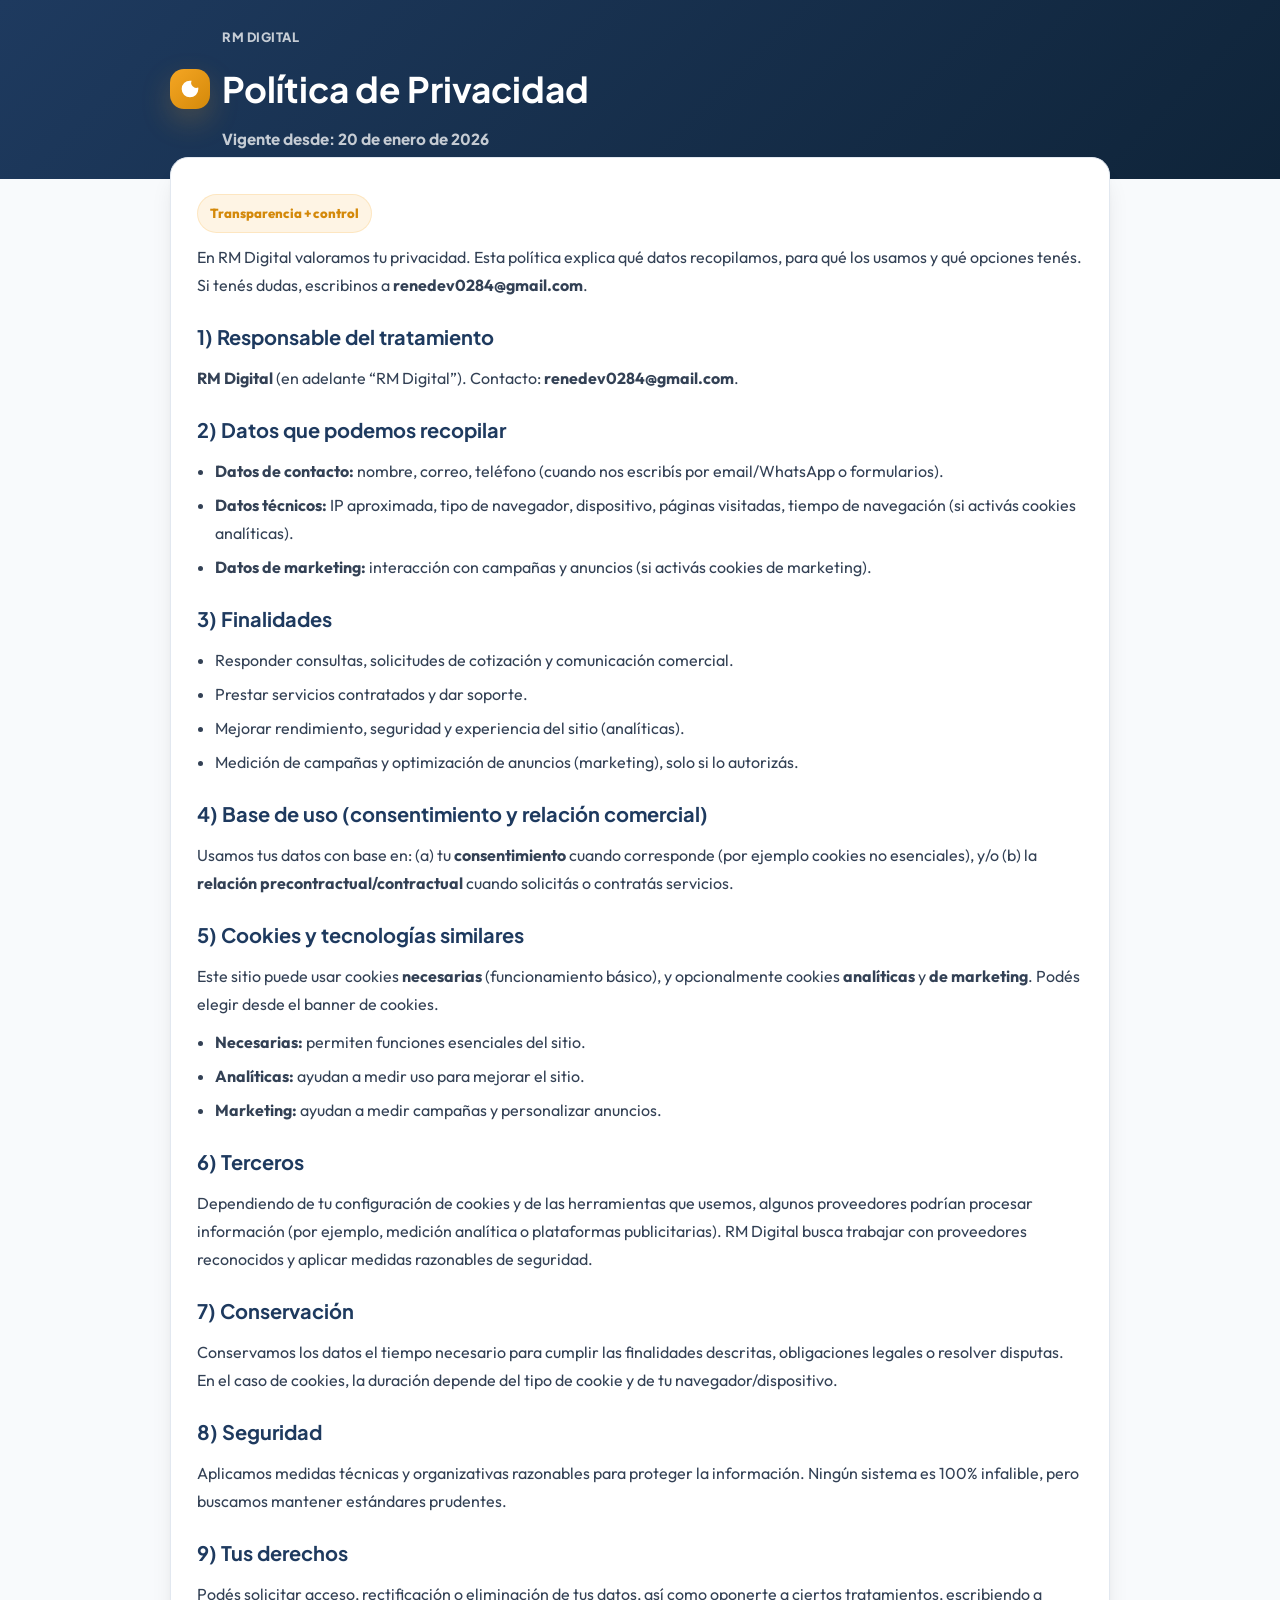
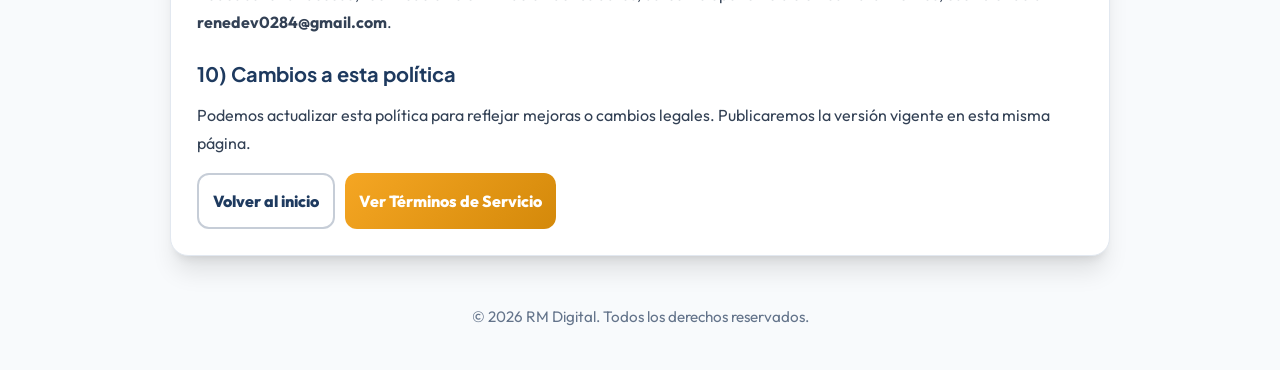
<file: privacidad.html>
<!DOCTYPE html>
<html lang="es">
<head>
  <meta charset="UTF-8" />
  <meta name="viewport" content="width=device-width, initial-scale=1.0" />
  <meta name="description" content="Política de Privacidad de RM Digital" />
  <title>Política de Privacidad | RM Digital</title>
  <meta name="robots" content="noindex, follow" />
  <link rel="canonical" href="https://rmdigital.net/privacidad.html" />
  <meta property="og:locale" content="es_GT" />
  <meta property="og:type" content="website" />
  <meta property="og:title" content="Politica de Privacidad | RM Digital" />
  <meta property="og:description" content="Politica de privacidad y tratamiento de datos de RM Digital." />
  <meta property="og:url" content="https://rmdigital.net/privacidad.html" />
  <meta property="og:site_name" content="RM Digital" />
  <link rel="preconnect" href="https://fonts.googleapis.com">
  <link rel="preconnect" href="https://fonts.gstatic.com" crossorigin>
  <link href="https://fonts.googleapis.com/css2?family=Outfit:wght@300;400;500;600;700;800&family=Plus+Jakarta+Sans:wght@400;500;600;700;800&display=swap" rel="stylesheet">
  <style>
    :root{
      --primary:#1E3A5F; --primary-dark:#0f2439;
      --secondary:#F5A623; --secondary-dark:#d4890a;
      --white:#fff; --gray-50:#f8fafc; --gray-100:#f1f5f9; --gray-200:#e2e8f0;
      --gray-500:#64748b; --gray-700:#334155; --dark:#0D1117;
      --font-display:'Plus Jakarta Sans',sans-serif; --font-body:'Outfit',sans-serif;
      --shadow-xl:0 20px 25px -5px rgb(0 0 0 / 0.1), 0 8px 10px -6px rgb(0 0 0 / 0.1);
    }
    *{box-sizing:border-box;margin:0;padding:0}
    body{font-family:var(--font-body);background:var(--gray-50);color:var(--gray-700);line-height:1.75}
    a{color:inherit}
    .topbar{
      background:linear-gradient(135deg,var(--primary) 0%, var(--primary-dark) 100%);
      color:var(--white);
      padding:26px 0;
    }
    .container{max-width:980px;margin:0 auto;padding:0 20px}
    .brand{
      display:flex;align-items:center;gap:12px;font-family:var(--font-display);font-weight:800
    }
    .badge{
      width:40px;height:40px;border-radius:14px;
      background:linear-gradient(135deg,var(--secondary) 0%, var(--secondary-dark) 100%);
      display:flex;align-items:center;justify-content:center;
      box-shadow:0 12px 30px rgba(245,166,35,.22)
    }
    .badge svg{width:20px;height:20px;fill:#fff}
    h1{font-family:var(--font-display);font-size:clamp(1.6rem,3vw,2.2rem);margin-top:10px}
    .card{
      background:var(--white);border:1px solid var(--gray-200);
      border-radius:18px;box-shadow:var(--shadow-xl);
      padding:26px;margin:-22px auto 24px;
    }
    .meta{color:rgba(255,255,255,.75);font-size:.95rem;margin-top:6px}
    h2{font-family:var(--font-display);color:var(--primary);margin:20px 0 10px;font-size:1.25rem}
    p{margin:10px 0}
    ul{margin:10px 0 10px 18px}
    li{margin:6px 0}
    .pill{
      display:inline-flex;gap:8px;align-items:center;
      background:rgba(245,166,35,.12);border:1px solid rgba(245,166,35,.18);
      color:var(--secondary-dark);padding:7px 12px;border-radius:999px;font-weight:800;font-size:.82rem;
      margin-top:10px
    }
    .footer{
      padding:24px 0 40px;color:var(--gray-500);font-size:.95rem;text-align:center
    }
    .actions{
      display:flex;gap:10px;flex-wrap:wrap;margin-top:16px
    }
    .btn{
      padding:12px 14px;border-radius:12px;border:0;cursor:pointer;font-weight:800;
      font-family:var(--font-body);text-decoration:none;display:inline-flex;align-items:center;gap:8px
    }
    .btn-primary{background:linear-gradient(135deg,var(--secondary) 0%, var(--secondary-dark) 100%);color:#fff}
    .btn-outline{background:transparent;border:2px solid rgba(30,58,95,.25);color:var(--primary)}
  </style>
</head>
<body>
  <header class="topbar">
    <div class="container">
      <div class="brand">
        <span class="badge" aria-hidden="true">
          <svg viewBox="0 0 24 24"><path d="M12 2a10 10 0 1 0 10 10c0-.66-.06-1.3-.18-1.93a6 6 0 0 1-7.89-7.89C13.3 2.06 12.66 2 12 2z"/></svg>
        </span>
        <div>
          <div style="letter-spacing:.5px;text-transform:uppercase;font-size:.8rem;color:rgba(255,255,255,.75);font-weight:800;">
            RM Digital
          </div>
          <h1>Política de Privacidad</h1>
          <div class="meta">Vigente desde: 20 de enero de 2026</div>
        </div>
      </div>
    </div>
  </header>

  <main class="container">
    <article class="card">
      <span class="pill">Transparencia + control</span>

      <p>
        En RM Digital valoramos tu privacidad. Esta política explica qué datos recopilamos, para qué los usamos y qué opciones tenés.
        Si tenés dudas, escribinos a <strong>renedev0284@gmail.com</strong>.
      </p>

      <h2>1) Responsable del tratamiento</h2>
      <p>
        <strong>RM Digital</strong> (en adelante “RM Digital”). Contacto: <strong>renedev0284@gmail.com</strong>.
      </p>

      <h2>2) Datos que podemos recopilar</h2>
      <ul>
        <li><strong>Datos de contacto:</strong> nombre, correo, teléfono (cuando nos escribís por email/WhatsApp o formularios).</li>
        <li><strong>Datos técnicos:</strong> IP aproximada, tipo de navegador, dispositivo, páginas visitadas, tiempo de navegación (si activás cookies analíticas).</li>
        <li><strong>Datos de marketing:</strong> interacción con campañas y anuncios (si activás cookies de marketing).</li>
      </ul>

      <h2>3) Finalidades</h2>
      <ul>
        <li>Responder consultas, solicitudes de cotización y comunicación comercial.</li>
        <li>Prestar servicios contratados y dar soporte.</li>
        <li>Mejorar rendimiento, seguridad y experiencia del sitio (analíticas).</li>
        <li>Medición de campañas y optimización de anuncios (marketing), solo si lo autorizás.</li>
      </ul>

      <h2>4) Base de uso (consentimiento y relación comercial)</h2>
      <p>
        Usamos tus datos con base en: (a) tu <strong>consentimiento</strong> cuando corresponde (por ejemplo cookies no esenciales),
        y/o (b) la <strong>relación precontractual/contractual</strong> cuando solicitás o contratás servicios.
      </p>

      <h2>5) Cookies y tecnologías similares</h2>
      <p>
        Este sitio puede usar cookies <strong>necesarias</strong> (funcionamiento básico), y opcionalmente cookies
        <strong>analíticas</strong> y <strong>de marketing</strong>. Podés elegir desde el banner de cookies.
      </p>
      <ul>
        <li><strong>Necesarias:</strong> permiten funciones esenciales del sitio.</li>
        <li><strong>Analíticas:</strong> ayudan a medir uso para mejorar el sitio.</li>
        <li><strong>Marketing:</strong> ayudan a medir campañas y personalizar anuncios.</li>
      </ul>

      <h2>6) Terceros</h2>
      <p>
        Dependiendo de tu configuración de cookies y de las herramientas que usemos, algunos proveedores podrían procesar información
        (por ejemplo, medición analítica o plataformas publicitarias). RM Digital busca trabajar con proveedores reconocidos y aplicar
        medidas razonables de seguridad.
      </p>

      <h2>7) Conservación</h2>
      <p>
        Conservamos los datos el tiempo necesario para cumplir las finalidades descritas, obligaciones legales o resolver disputas.
        En el caso de cookies, la duración depende del tipo de cookie y de tu navegador/dispositivo.
      </p>

      <h2>8) Seguridad</h2>
      <p>
        Aplicamos medidas técnicas y organizativas razonables para proteger la información. Ningún sistema es 100% infalible, pero
        buscamos mantener estándares prudentes.
      </p>

      <h2>9) Tus derechos</h2>
      <p>
        Podés solicitar acceso, rectificación o eliminación de tus datos, así como oponerte a ciertos tratamientos, escribiendo a
        <strong>renedev0284@gmail.com</strong>.
      </p>

      <h2>10) Cambios a esta política</h2>
      <p>
        Podemos actualizar esta política para reflejar mejoras o cambios legales. Publicaremos la versión vigente en esta misma página.
      </p>

      <div class="actions">
        <a class="btn btn-outline" href="index.html">Volver al inicio</a>
        <a class="btn btn-primary" href="terminos.html">Ver Términos de Servicio</a>
      </div>
    </article>
  </main>

  <footer class="footer">
    &copy; 2026 RM Digital. Todos los derechos reservados.
  </footer>
</body>
</html>
</file>
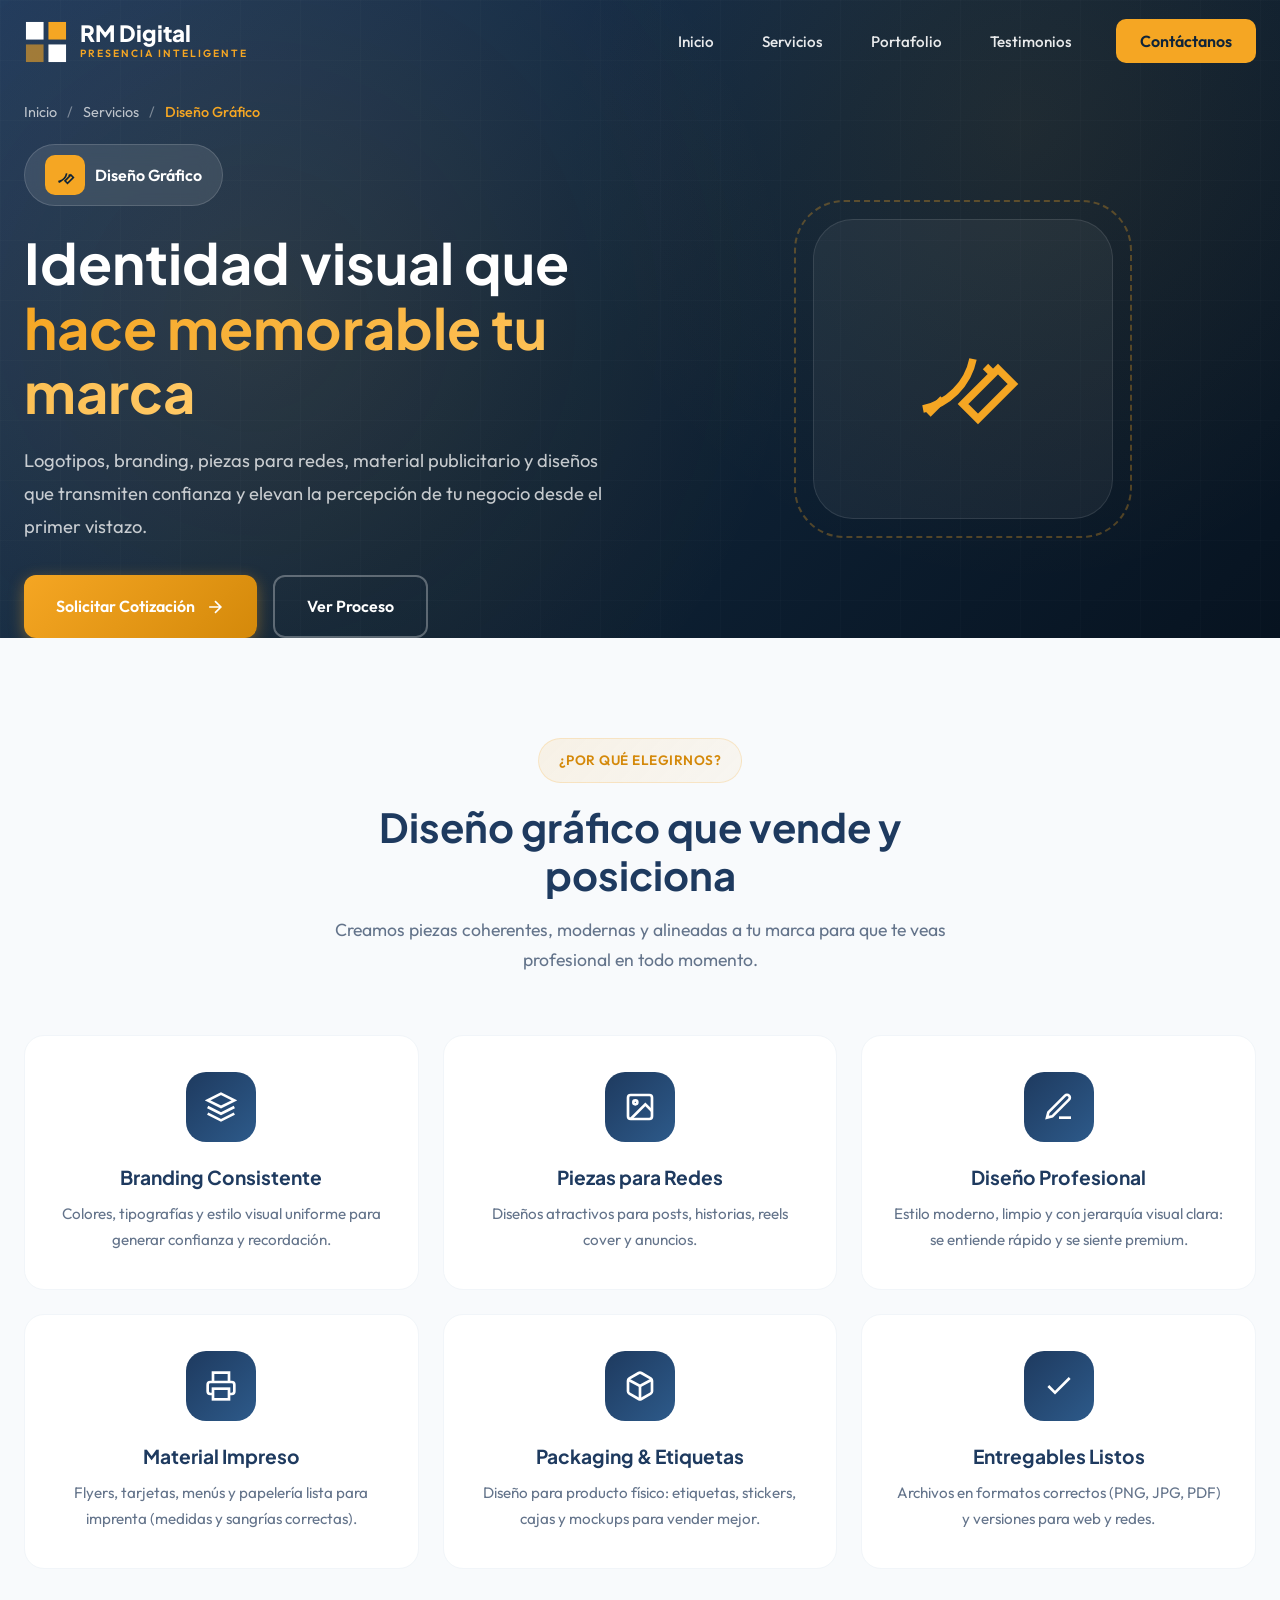
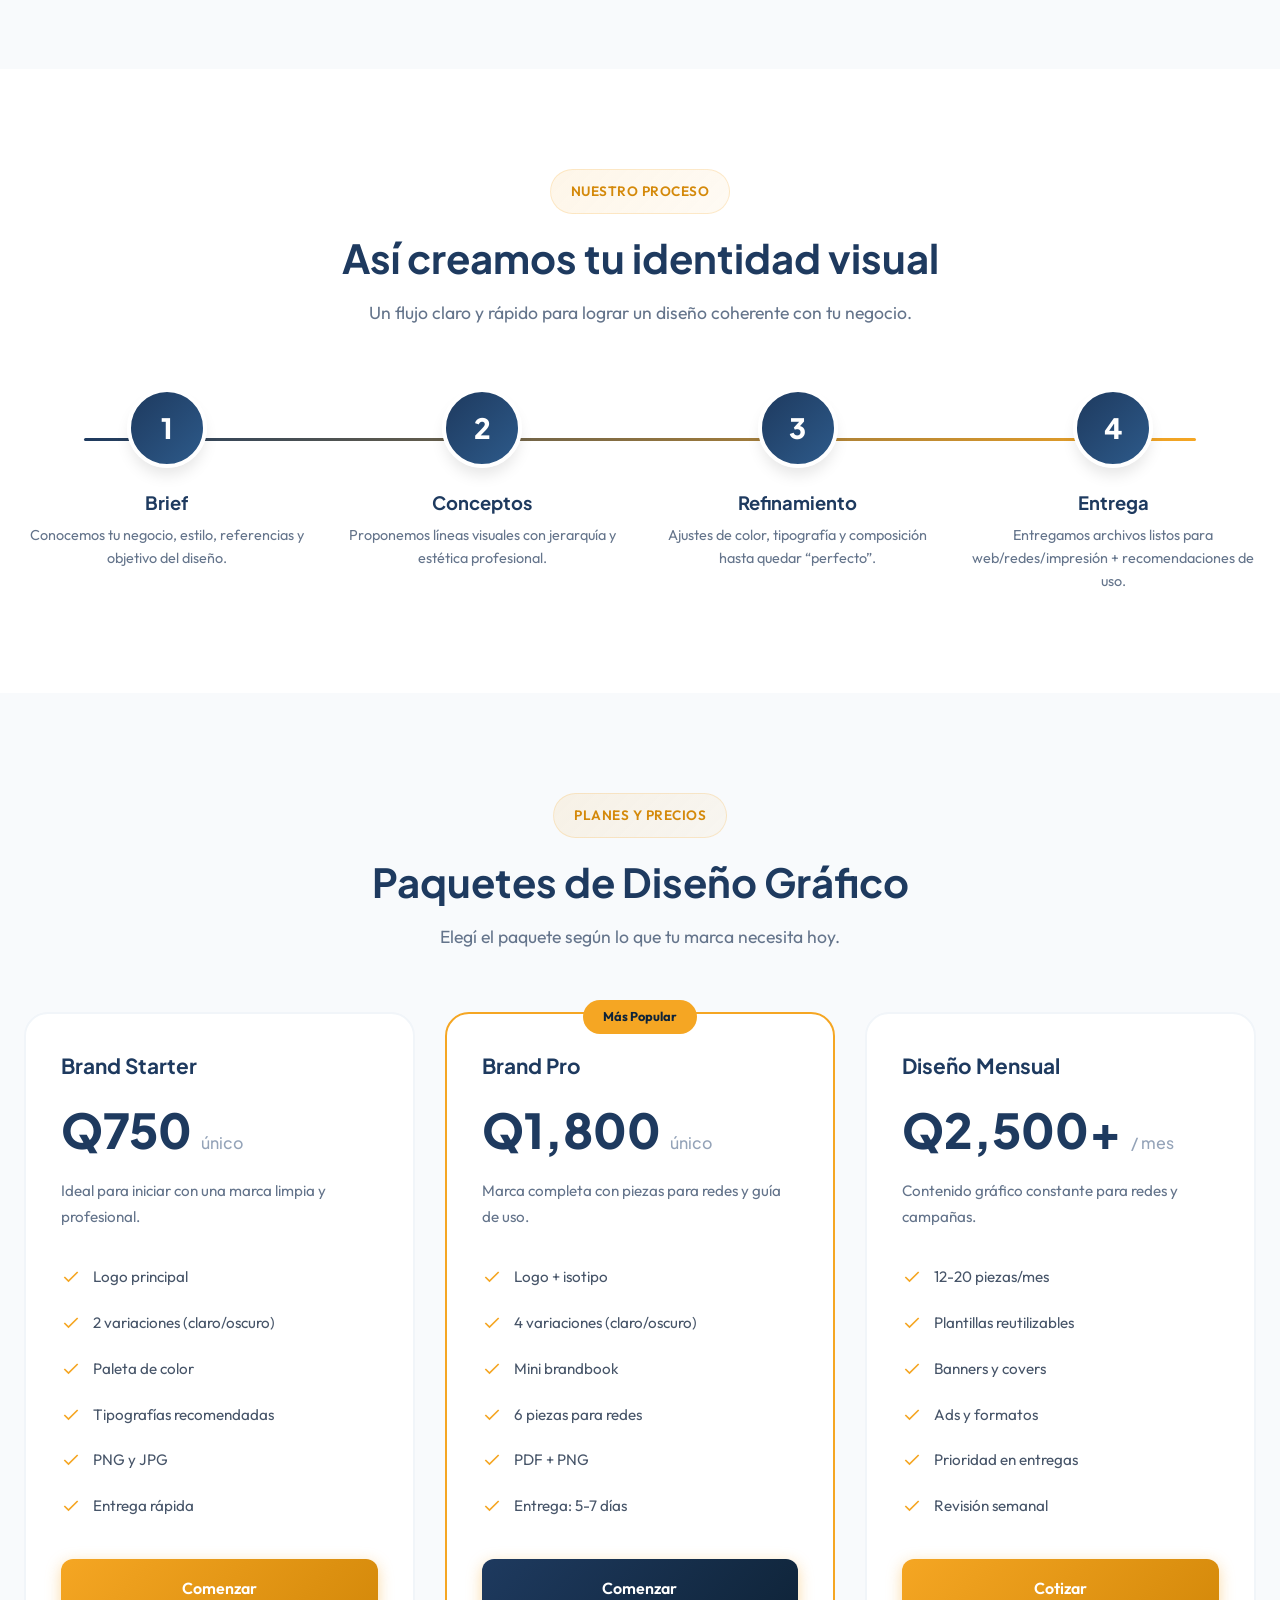
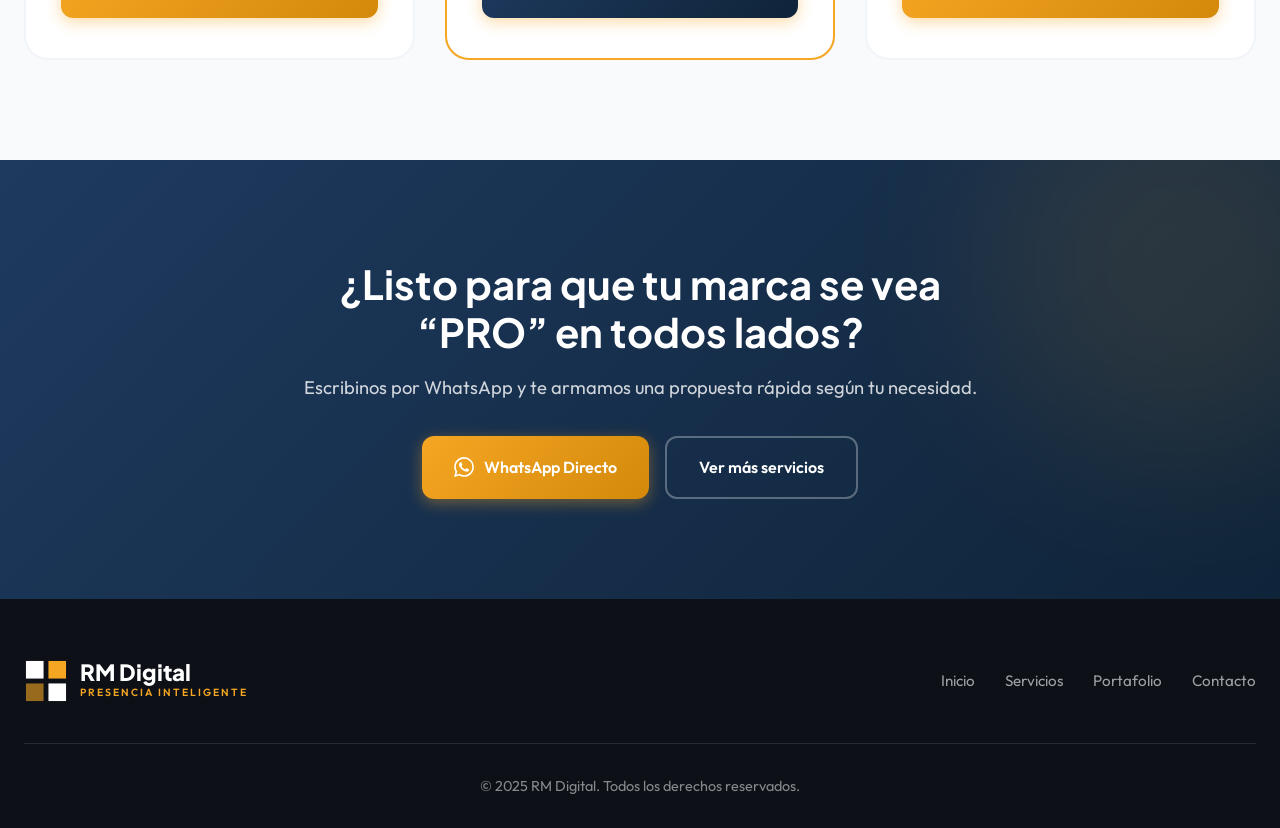
<file: servicio-diseno-grafico.html>
<!DOCTYPE html>
<html lang="es">
<head>
    <meta charset="UTF-8">
    <meta name="viewport" content="width=device-width, initial-scale=1.0">
    <meta name="description" content="Diseño Gráfico Profesional - RM Digital. Identidad visual, branding, logotipos y contenido gráfico que hace memorable tu marca.">
    <title>Diseño Gráfico Profesional | RM Digital</title>

    <meta name="robots" content="index, follow, max-image-preview:large">
    <link rel="canonical" href="https://rmdigital.net/servicio-diseno-grafico.html">
    <meta property="og:locale" content="es_GT">
    <meta property="og:type" content="website">
    <meta property="og:title" content="Diseno Grafico Profesional | RM Digital">
    <meta property="og:description" content="Branding, identidad visual, logotipos y piezas graficas para marcas que quieren destacar mejor en linea.">
    <meta property="og:url" content="https://rmdigital.net/servicio-diseno-grafico.html">
    <meta property="og:site_name" content="RM Digital">
    <meta property="og:image" content="https://rmdigital.net/social-preview.svg">
    <meta name="twitter:card" content="summary_large_image">
    <meta name="twitter:title" content="Diseno Grafico Profesional | RM Digital">
    <meta name="twitter:description" content="Branding, identidad visual, logotipos y piezas graficas para marcas que quieren destacar mejor en linea.">
    <meta name="twitter:image" content="https://rmdigital.net/social-preview.svg">
    <link rel="icon" href="data:image/svg+xml,<svg xmlns='http://www.w3.org/2000/svg' viewBox='0 0 32 32'><rect x='2' y='2' width='12' height='12' fill='%231E3A5F'/><rect x='18' y='2' width='12' height='12' fill='%23F5A623'/><rect x='2' y='18' width='12' height='12' fill='%23F5A623' opacity='0.6'/><rect x='18' y='18' width='12' height='12' fill='%231E3A5F'/></svg>">

    <link rel="preconnect" href="https://fonts.googleapis.com">
    <link rel="preconnect" href="https://fonts.gstatic.com" crossorigin>
    <link href="https://fonts.googleapis.com/css2?family=Outfit:wght@300;400;500;600;700;800&family=Plus+Jakarta+Sans:wght@400;500;600;700;800&display=swap" rel="stylesheet">

    <style>
        :root {
            --primary: #1E3A5F;
            --primary-dark: #0f2439;
            --primary-light: #2d5a8a;
            --secondary: #F5A623;
            --secondary-dark: #d4890a;
            --secondary-light: #ffc966;
            --white: #FFFFFF;
            --gray-50: #f8fafc;
            --gray-100: #f1f5f9;
            --gray-200: #e2e8f0;
            --gray-300: #cbd5e1;
            --gray-400: #94a3b8;
            --gray-500: #64748b;
            --gray-600: #475569;
            --gray-700: #334155;
            --gray-800: #1e293b;
            --gray-900: #0f172a;
            --dark: #0D1117;

            --font-display: 'Plus Jakarta Sans', sans-serif;
            --font-body: 'Outfit', sans-serif;

            --shadow-sm: 0 1px 2px 0 rgb(0 0 0 / 0.05);
            --shadow-md: 0 4px 6px -1px rgb(0 0 0 / 0.1);
            --shadow-lg: 0 10px 15px -3px rgb(0 0 0 / 0.1);
            --shadow-xl: 0 20px 25px -5px rgb(0 0 0 / 0.1);
            --shadow-2xl: 0 25px 50px -12px rgb(0 0 0 / 0.25);
        }

        *, *::before, *::after { margin: 0; padding: 0; box-sizing: border-box; }
        html { scroll-behavior: smooth; }

        body {
            font-family: var(--font-body);
            color: var(--gray-700);
            line-height: 1.7;
            background: var(--white);
            overflow-x: hidden;
        }

        a { text-decoration: none; color: inherit; transition: all 0.3s ease; }
        img { max-width: 100%; height: auto; display: block; }
        ul, ol { list-style: none; }

        h1, h2, h3, h4, h5, h6 {
            font-family: var(--font-display);
            font-weight: 700;
            line-height: 1.2;
            color: var(--primary);
        }

        .container { width: 100%; max-width: 1280px; margin: 0 auto; padding: 0 24px; }

        /* Navbar */
        .navbar {
            position: fixed; top: 0; left: 0; right: 0; z-index: 1000;
            padding: 20px 0; transition: all 0.4s ease;
        }
        .navbar.scrolled {
            background: rgba(255, 255, 255, 0.98);
            backdrop-filter: blur(20px);
            padding: 12px 0;
            box-shadow: var(--shadow-lg);
        }
        .navbar .container { display: flex; align-items: center; justify-content: space-between; }

        .logo { display: flex; align-items: center; gap: 12px; z-index: 1001; }
        .logo-icon { width: 44px; height: 44px; }
        .logo-text { display: flex; flex-direction: column; }

        .logo-text .brand {
            font-family: var(--font-display);
            font-size: 1.4rem;
            font-weight: 800;
            color: var(--white);
            line-height: 1.1;
            transition: color 0.3s ease;
        }
        .navbar.scrolled .logo-text .brand { color: var(--primary); }

        .logo-text .tagline {
            font-size: 0.65rem;
            color: var(--secondary);
            letter-spacing: 2px;
            text-transform: uppercase;
            font-weight: 600;
        }

        .nav-menu { display: flex; align-items: center; gap: 8px; }

        .nav-link {
            padding: 10px 20px;
            font-size: 0.95rem;
            font-weight: 500;
            color: rgba(255, 255, 255, 0.9);
            border-radius: 8px;
            transition: all 0.3s ease;
        }
        .navbar.scrolled .nav-link { color: var(--gray-600); }
        .nav-link:hover { color: var(--secondary); background: rgba(245, 166, 35, 0.1); }

        .nav-cta {
            padding: 12px 24px;
            background: var(--secondary);
            color: var(--primary-dark) !important;
            font-weight: 600;
            border-radius: 10px;
            margin-left: 16px;
        }
        .nav-cta:hover {
            background: var(--white);
            color: var(--primary) !important;
            transform: translateY(-2px);
            box-shadow: var(--shadow-lg);
        }

        .menu-toggle {
            display: none;
            flex-direction: column;
            gap: 5px;
            cursor: pointer;
            z-index: 1001;
            padding: 10px;
        }
        .menu-toggle span {
            width: 26px;
            height: 3px;
            background: var(--white);
            border-radius: 3px;
            transition: all 0.3s ease;
        }
        .navbar.scrolled .menu-toggle span { background: var(--primary); }
        .menu-toggle.active span:nth-child(1) { transform: rotate(45deg) translate(5px, 5px); }
        .menu-toggle.active span:nth-child(2) { opacity: 0; }
        .menu-toggle.active span:nth-child(3) { transform: rotate(-45deg) translate(7px, -7px); }

        /* Buttons */
        .btn {
            display: inline-flex;
            align-items: center;
            justify-content: center;
            gap: 10px;
            padding: 16px 32px;
            font-family: var(--font-body);
            font-size: 1rem;
            font-weight: 600;
            border-radius: 12px;
            border: none;
            cursor: pointer;
            transition: all 0.3s ease;
        }
        .btn-primary {
            background: linear-gradient(135deg, var(--secondary) 0%, var(--secondary-dark) 100%);
            color: var(--white);
            box-shadow: 0 4px 15px rgba(245, 166, 35, 0.4);
        }
        .btn-primary:hover { transform: translateY(-2px); box-shadow: 0 8px 25px rgba(245, 166, 35, 0.5); }

        .btn-outline {
            background: transparent;
            color: var(--white);
            border: 2px solid rgba(255, 255, 255, 0.3);
        }
        .btn-outline:hover {
            background: var(--white);
            color: var(--primary);
            border-color: var(--white);
        }

        /* Service Hero */
        .service-hero {
            min-height: 70vh;
            display: flex;
            align-items: center;
            position: relative;
            background: linear-gradient(135deg, var(--primary) 0%, var(--primary-dark) 50%, #071320 100%);
            overflow: hidden;
            padding-top: 100px;
        }
        .service-hero-bg { position: absolute; inset: 0; z-index: 1; }
        .service-hero-bg::before {
            content: '';
            position: absolute;
            inset: 0;
            background-image:
                radial-gradient(circle at 20% 50%, rgba(245, 166, 35, 0.1) 0%, transparent 50%),
                radial-gradient(circle at 80% 20%, rgba(245, 166, 35, 0.08) 0%, transparent 40%);
        }
        .hero-grid {
            position: absolute; inset: 0;
            background-image:
                linear-gradient(rgba(255, 255, 255, 0.03) 1px, transparent 1px),
                linear-gradient(90deg, rgba(255, 255, 255, 0.03) 1px, transparent 1px);
            background-size: 60px 60px;
            opacity: 0.5;
        }

        .service-hero .container {
            position: relative;
            z-index: 2;
            display: grid;
            grid-template-columns: 1fr 1fr;
            gap: 60px;
            align-items: center;
        }
        .service-hero-content { animation: fadeInUp 1s ease-out; }
        @keyframes fadeInUp { from { opacity: 0; transform: translateY(30px);} to { opacity: 1; transform: translateY(0);} }

        .breadcrumb { display: flex; align-items: center; gap: 10px; margin-bottom: 20px; font-size: 0.9rem; }
        .breadcrumb a { color: rgba(255, 255, 255, 0.7); }
        .breadcrumb a:hover { color: var(--secondary); }
        .breadcrumb span { color: rgba(255, 255, 255, 0.4); }
        .breadcrumb .current { color: var(--secondary); font-weight: 500; }

        .service-badge {
            display: inline-flex;
            align-items: center;
            gap: 10px;
            background: rgba(255, 255, 255, 0.1);
            backdrop-filter: blur(10px);
            padding: 10px 20px;
            border-radius: 50px;
            margin-bottom: 24px;
            border: 1px solid rgba(255, 255, 255, 0.15);
        }
        .service-badge .icon {
            width: 40px; height: 40px;
            background: var(--secondary);
            border-radius: 10px;
            display: flex; align-items: center; justify-content: center;
        }
        .service-badge .icon svg {
            width: 20px; height: 20px;
            stroke: var(--primary-dark);
            stroke-width: 2;
            fill: none;
        }
        .service-badge span { color: var(--white); font-weight: 600; }

        .service-hero h1 {
            font-size: clamp(2.25rem, 4.5vw, 3.5rem);
            color: var(--white);
            margin-bottom: 20px;
            line-height: 1.15;
        }
        .service-hero h1 .highlight {
            background: linear-gradient(135deg, var(--secondary) 0%, var(--secondary-light) 100%);
            -webkit-background-clip: text;
            -webkit-text-fill-color: transparent;
            background-clip: text;
        }
        .service-hero-text {
            font-size: 1.15rem;
            color: rgba(255, 255, 255, 0.75);
            margin-bottom: 32px;
            line-height: 1.8;
        }
        .service-hero-buttons { display: flex; gap: 16px; flex-wrap: wrap; }

        .service-hero-visual {
            display: flex; justify-content: center; align-items: center;
            animation: fadeInUp 1s ease-out 0.2s backwards;
        }
        .service-icon-large {
            width: 300px; height: 300px;
            background: rgba(255, 255, 255, 0.05);
            border-radius: 40px;
            display: flex; align-items: center; justify-content: center;
            border: 1px solid rgba(255, 255, 255, 0.1);
            position: relative;
        }
        .service-icon-large::before {
            content: '';
            position: absolute;
            inset: -20px;
            border: 2px dashed rgba(245, 166, 35, 0.3);
            border-radius: 50px;
            animation: rotate 30s linear infinite;
        }
        @keyframes rotate { from { transform: rotate(0deg);} to { transform: rotate(360deg);} }

        .service-icon-large svg { width: 120px; height: 120px; stroke: var(--secondary); stroke-width: 1.5; fill: none; }

        /* Sections */
        .section { padding: 100px 0; }
        .section-header { text-align: center; max-width: 700px; margin: 0 auto 60px; }
        .section-tag {
            display: inline-flex;
            align-items: center;
            gap: 8px;
            background: linear-gradient(135deg, rgba(245, 166, 35, 0.1) 0%, rgba(245, 166, 35, 0.05) 100%);
            color: var(--secondary-dark);
            padding: 10px 20px;
            border-radius: 50px;
            font-size: 0.85rem;
            font-weight: 600;
            letter-spacing: 0.5px;
            text-transform: uppercase;
            margin-bottom: 20px;
            border: 1px solid rgba(245, 166, 35, 0.2);
        }
        .section-title { font-size: clamp(1.75rem, 3.5vw, 2.5rem); margin-bottom: 16px; }
        .section-subtitle { font-size: 1.1rem; color: var(--gray-500); }

        /* Features */
        .features { background: var(--gray-50); }
        .features-grid { display: grid; grid-template-columns: repeat(3, 1fr); gap: 24px; }

        .feature-card {
            background: var(--white);
            padding: 36px 30px;
            border-radius: 20px;
            border: 1px solid var(--gray-100);
            transition: all 0.4s ease;
            text-align: center;
        }
        .feature-card:hover {
            transform: translateY(-8px);
            box-shadow: var(--shadow-xl);
            border-color: transparent;
        }

        .feature-icon {
            width: 70px; height: 70px;
            background: linear-gradient(135deg, var(--primary) 0%, var(--primary-light) 100%);
            border-radius: 20px;
            display: flex; align-items: center; justify-content: center;
            margin: 0 auto 24px;
            transition: all 0.4s ease;
        }
        .feature-card:hover .feature-icon {
            background: linear-gradient(135deg, var(--secondary) 0%, var(--secondary-dark) 100%);
            transform: scale(1.1) rotate(5deg);
        }
        .feature-icon svg { width: 32px; height: 32px; stroke: var(--white); stroke-width: 2; fill: none; }

        .feature-card h3 { font-size: 1.2rem; margin-bottom: 12px; }
        .feature-card p { color: var(--gray-500); font-size: 0.95rem; }

        /* Process */
        .process { background: var(--white); }
        .process-timeline {
            display: grid;
            grid-template-columns: repeat(4, 1fr);
            gap: 30px;
            position: relative;
        }
        .process-timeline::before {
            content: '';
            position: absolute;
            top: 50px;
            left: 60px;
            right: 60px;
            height: 3px;
            background: linear-gradient(90deg, var(--primary), var(--secondary));
            border-radius: 3px;
        }
        .process-step { text-align: center; position: relative; }
        .step-number {
            width: 80px; height: 80px;
            background: linear-gradient(135deg, var(--primary) 0%, var(--primary-light) 100%);
            border-radius: 50%;
            display: flex; align-items: center; justify-content: center;
            margin: 0 auto 24px;
            font-family: var(--font-display);
            font-size: 1.75rem;
            font-weight: 800;
            color: var(--white);
            position: relative;
            z-index: 2;
            border: 4px solid var(--white);
            box-shadow: var(--shadow-lg);
            transition: all 0.4s ease;
        }
        .process-step:hover .step-number {
            background: linear-gradient(135deg, var(--secondary) 0%, var(--secondary-dark) 100%);
            transform: scale(1.1);
        }
        .process-step h3 { font-size: 1.15rem; margin-bottom: 10px; }
        .process-step p { color: var(--gray-500); font-size: 0.9rem; line-height: 1.6; }

        /* Pricing */
        .pricing { background: var(--gray-50); }
        .pricing-grid { display: grid; grid-template-columns: repeat(3, 1fr); gap: 30px; }

        .pricing-card {
            background: var(--white);
            border-radius: 24px;
            padding: 40px 35px;
            border: 2px solid var(--gray-100);
            transition: all 0.4s ease;
            position: relative;
        }
        .pricing-card.featured { border-color: var(--secondary); transform: scale(1.05); }
        .pricing-card.featured::before {
            content: 'Más Popular';
            position: absolute;
            top: -14px;
            left: 50%;
            transform: translateX(-50%);
            background: var(--secondary);
            color: var(--primary-dark);
            padding: 6px 20px;
            border-radius: 50px;
            font-size: 0.8rem;
            font-weight: 700;
        }
        .pricing-card:hover { box-shadow: var(--shadow-xl); }
        .pricing-card h3 { font-size: 1.3rem; margin-bottom: 10px; }
        .pricing-card .price {
            font-family: var(--font-display);
            font-size: 3rem;
            font-weight: 800;
            color: var(--primary);
            margin-bottom: 8px;
        }
        .pricing-card .price span { font-size: 1rem; font-weight: 500; color: var(--gray-400); }
        .pricing-card .description { color: var(--gray-500); margin-bottom: 24px; font-size: 0.95rem; }

        .pricing-features { margin-bottom: 30px; }
        .pricing-features li {
            display: flex; align-items: center; gap: 12px;
            padding: 10px 0;
            color: var(--gray-600);
            font-size: 0.95rem;
        }
        .pricing-features li svg {
            width: 20px; height: 20px;
            stroke: var(--secondary);
            stroke-width: 2;
            fill: none;
            flex-shrink: 0;
        }
        .pricing-card .btn { width: 100%; }
        .pricing-card.featured .btn { background: linear-gradient(135deg, var(--primary) 0%, var(--primary-dark) 100%); }

        /* CTA */
        .cta {
            background: linear-gradient(135deg, var(--primary) 0%, var(--primary-dark) 100%);
            padding: 100px 0;
            position: relative;
            overflow: hidden;
        }
        .cta::before {
            content: '';
            position: absolute;
            top: -100px;
            right: -100px;
            width: 400px;
            height: 400px;
            background: var(--secondary);
            opacity: 0.1;
            border-radius: 50%;
            filter: blur(80px);
        }
        .cta-content {
            text-align: center;
            position: relative;
            z-index: 1;
            max-width: 700px;
            margin: 0 auto;
        }
        .cta h2 { color: var(--white); font-size: clamp(1.75rem, 3.5vw, 2.5rem); margin-bottom: 16px; }
        .cta p { color: rgba(255, 255, 255, 0.8); font-size: 1.15rem; margin-bottom: 32px; }
        .cta-buttons { display: flex; gap: 16px; justify-content: center; flex-wrap: wrap; }

        /* Footer */
        .footer { background: var(--dark); padding: 60px 0 30px; }
        .footer-content { display: flex; justify-content: space-between; align-items: center; flex-wrap: wrap; gap: 20px; }
        .footer .logo-text .brand { color: var(--white); }
        .footer-links { display: flex; gap: 30px; }
        .footer-links a { color: rgba(255, 255, 255, 0.6); font-size: 0.95rem; }
        .footer-links a:hover { color: var(--secondary); }
        .footer-bottom {
            margin-top: 40px;
            padding-top: 30px;
            border-top: 1px solid rgba(255, 255, 255, 0.1);
            text-align: center;
        }
        .footer-bottom p { color: rgba(255, 255, 255, 0.5); font-size: 0.9rem; }

        /* Animations */
        .fade-up { opacity: 0; transform: translateY(30px); transition: all 0.8s ease; }
        .fade-up.visible { opacity: 1; transform: translateY(0); }
        .stagger-1 { transition-delay: 0.1s; }
        .stagger-2 { transition-delay: 0.2s; }
        .stagger-3 { transition-delay: 0.3s; }
        .stagger-4 { transition-delay: 0.4s; }

        /* Responsive */
        @media (max-width: 1024px) {
            .service-hero .container { grid-template-columns: 1fr; text-align: center; }
            .service-hero-visual { display: none; }
            .service-hero-buttons { justify-content: center; }
            .features-grid, .pricing-grid { grid-template-columns: repeat(2, 1fr); }
            .pricing-card.featured { transform: none; }
            .process-timeline { grid-template-columns: repeat(2, 1fr); }
            .process-timeline::before { display: none; }
        }
        @media (max-width: 768px) {
            .menu-toggle { display: flex; }
            .nav-menu {
                position: fixed; top: 0; left: 0; right: 0; bottom: 0;
                background: linear-gradient(135deg, var(--primary) 0%, var(--primary-dark) 100%);
                flex-direction: column;
                justify-content: center;
                align-items: center;
                gap: 20px;
                opacity: 0;
                visibility: hidden;
                transition: all 0.4s ease;
            }
            .nav-menu.active { opacity: 1; visibility: visible; }
            .nav-link { font-size: 1.3rem; color: var(--white) !important; }
            .nav-cta { margin-left: 0; margin-top: 20px; }
            .section { padding: 70px 0; }
            .features-grid, .pricing-grid, .process-timeline { grid-template-columns: 1fr; }
            .breadcrumb { justify-content: center; }
            .footer-content { flex-direction: column; text-align: center; }
            .footer-links { flex-wrap: wrap; justify-content: center; }
        }
        @media (max-width: 480px) {
            .container { padding: 0 16px; }
            .service-hero-buttons { flex-direction: column; }
            .service-hero-buttons .btn { width: 100%; }
            .cta-buttons { flex-direction: column; }
            .cta-buttons .btn { width: 100%; }
        }
    </style>
</head>
<body>
    <!-- Navbar -->
    <nav class="navbar" id="navbar">
        <div class="container">
            <a href="index.html" class="logo">
                <svg class="logo-icon" viewBox="0 0 45 45" fill="none">
                    <rect x="2" y="2" width="18" height="18" fill="#FFFFFF"/>
                    <rect x="25" y="2" width="18" height="18" fill="#F5A623"/>
                    <rect x="2" y="25" width="18" height="18" fill="#F5A623" opacity="0.6"/>
                    <rect x="25" y="25" width="18" height="18" fill="#FFFFFF"/>
                </svg>
                <div class="logo-text">
                    <span class="brand">RM Digital</span>
                    <span class="tagline">Presencia Inteligente</span>
                </div>
            </a>

            <ul class="nav-menu" id="navMenu">
                <li><a href="index.html" class="nav-link">Inicio</a></li>
                <li><a href="index.html#servicios" class="nav-link">Servicios</a></li>
                <li><a href="index.html#portafolio" class="nav-link">Portafolio</a></li>
                <li><a href="index.html#testimonios" class="nav-link">Testimonios</a></li>
                <li><a href="index.html#contacto" class="nav-cta">Contáctanos</a></li>
            </ul>

            <div class="menu-toggle" id="menuToggle">
                <span></span><span></span><span></span>
            </div>
        </div>
    </nav>

    <!-- Service Hero -->
    <section class="service-hero">
        <div class="service-hero-bg">
            <div class="hero-grid"></div>
        </div>

        <div class="container">
            <div class="service-hero-content">
                <nav class="breadcrumb">
                    <a href="index.html">Inicio</a>
                    <span>/</span>
                    <a href="index.html#servicios">Servicios</a>
                    <span>/</span>
                    <span class="current">Diseño Gráfico</span>
                </nav>

                <div class="service-badge">
                    <div class="icon">
                        <!-- Pen Tool -->
                        <svg viewBox="0 0 24 24">
                            <path d="M12 19l7-7 3 3-7 7-3-3z"/>
                            <path d="M18 13l-1.5-1.5"/>
                            <path d="M5 21l3-3"/>
                            <path d="M4 20c5-1 9-5 10-10"/>
                        </svg>
                    </div>
                    <span>Diseño Gráfico</span>
                </div>

                <h1>Identidad visual que <span class="highlight">hace memorable tu marca</span></h1>

                <p class="service-hero-text">
                    Logotipos, branding, piezas para redes, material publicitario y diseños que transmiten confianza
                    y elevan la percepción de tu negocio desde el primer vistazo.
                </p>

                <div class="service-hero-buttons">
                    <a href="index.html#contacto" class="btn btn-primary">
                        Solicitar Cotización
                        <svg width="20" height="20" viewBox="0 0 24 24" fill="none" stroke="currentColor" stroke-width="2">
                            <path d="M5 12h14M12 5l7 7-7 7"/>
                        </svg>
                    </a>
                    <a href="#proceso" class="btn btn-outline">Ver Proceso</a>
                </div>
            </div>

            <div class="service-hero-visual">
                <div class="service-icon-large">
                    <!-- Pen Tool -->
                    <svg viewBox="0 0 24 24">
                        <path d="M12 19l7-7 3 3-7 7-3-3z"/>
                        <path d="M18 13l-1.5-1.5"/>
                        <path d="M5 21l3-3"/>
                        <path d="M4 20c5-1 9-5 10-10"/>
                    </svg>
                </div>
            </div>
        </div>
    </section>

    <!-- Features Section -->
    <section class="features section">
        <div class="container">
            <div class="section-header fade-up">
                <span class="section-tag">¿Por qué elegirnos?</span>
                <h2 class="section-title">Diseño gráfico que vende y posiciona</h2>
                <p class="section-subtitle">Creamos piezas coherentes, modernas y alineadas a tu marca para que te veas profesional en todo momento.</p>
            </div>

            <div class="features-grid">
                <div class="feature-card fade-up stagger-1">
                    <div class="feature-icon">
                        <!-- Layers -->
                        <svg viewBox="0 0 24 24">
                            <polygon points="12 2 2 7 12 12 22 7 12 2"/>
                            <polyline points="2 17 12 22 22 17"/>
                            <polyline points="2 12 12 17 22 12"/>
                        </svg>
                    </div>
                    <h3>Branding Consistente</h3>
                    <p>Colores, tipografías y estilo visual uniforme para generar confianza y recordación.</p>
                </div>

                <div class="feature-card fade-up stagger-2">
                    <div class="feature-icon">
                        <!-- Image -->
                        <svg viewBox="0 0 24 24">
                            <rect x="3" y="3" width="18" height="18" rx="2"/>
                            <circle cx="8.5" cy="8.5" r="1.5"/>
                            <polyline points="21 15 16 10 5 21"/>
                        </svg>
                    </div>
                    <h3>Piezas para Redes</h3>
                    <p>Diseños atractivos para posts, historias, reels cover y anuncios.</p>
                </div>

                <div class="feature-card fade-up stagger-3">
                    <div class="feature-icon">
                        <!-- Pen -->
                        <svg viewBox="0 0 24 24">
                            <path d="M12 20h9"/>
                            <path d="M16.5 3.5a2.1 2.1 0 0 1 3 3L7 19l-4 1 1-4 12.5-12.5z"/>
                        </svg>
                    </div>
                    <h3>Diseño Profesional</h3>
                    <p>Estilo moderno, limpio y con jerarquía visual clara: se entiende rápido y se siente premium.</p>
                </div>

                <div class="feature-card fade-up stagger-1">
                    <div class="feature-icon">
                        <!-- Printer -->
                        <svg viewBox="0 0 24 24">
                            <polyline points="6 9 6 2 18 2 18 9"/>
                            <path d="M6 18H4a2 2 0 0 1-2-2v-5a2 2 0 0 1 2-2h16a2 2 0 0 1 2 2v5a2 2 0 0 1-2 2h-2"/>
                            <rect x="6" y="14" width="12" height="8"/>
                        </svg>
                    </div>
                    <h3>Material Impreso</h3>
                    <p>Flyers, tarjetas, menús y papelería lista para imprenta (medidas y sangrías correctas).</p>
                </div>

                <div class="feature-card fade-up stagger-2">
                    <div class="feature-icon">
                        <!-- Box -->
                        <svg viewBox="0 0 24 24">
                            <path d="M21 16V8a2 2 0 0 0-1-1.73l-7-4a2 2 0 0 0-2 0l-7 4A2 2 0 0 0 3 8v8a2 2 0 0 0 1 1.73l7 4a2 2 0 0 0 2 0l7-4A2 2 0 0 0 21 16z"/>
                            <polyline points="3.3 7.3 12 12 20.7 7.3"/>
                            <line x1="12" y1="22" x2="12" y2="12"/>
                        </svg>
                    </div>
                    <h3>Packaging & Etiquetas</h3>
                    <p>Diseño para producto físico: etiquetas, stickers, cajas y mockups para vender mejor.</p>
                </div>

                <div class="feature-card fade-up stagger-3">
                    <div class="feature-icon">
                        <!-- Check -->
                        <svg viewBox="0 0 24 24">
                            <path d="M20 6L9 17l-5-5"/>
                        </svg>
                    </div>
                    <h3>Entregables Listos</h3>
                    <p>Archivos en formatos correctos (PNG, JPG, PDF) y versiones para web y redes.</p>
                </div>
            </div>
        </div>
    </section>

    <!-- Process Section -->
    <section class="process section" id="proceso">
        <div class="container">
            <div class="section-header fade-up">
                <span class="section-tag">Nuestro Proceso</span>
                <h2 class="section-title">Así creamos tu identidad visual</h2>
                <p class="section-subtitle">Un flujo claro y rápido para lograr un diseño coherente con tu negocio.</p>
            </div>

            <div class="process-timeline">
                <div class="process-step fade-up stagger-1">
                    <div class="step-number">1</div>
                    <h3>Brief</h3>
                    <p>Conocemos tu negocio, estilo, referencias y objetivo del diseño.</p>
                </div>

                <div class="process-step fade-up stagger-2">
                    <div class="step-number">2</div>
                    <h3>Conceptos</h3>
                    <p>Proponemos líneas visuales con jerarquía y estética profesional.</p>
                </div>

                <div class="process-step fade-up stagger-3">
                    <div class="step-number">3</div>
                    <h3>Refinamiento</h3>
                    <p>Ajustes de color, tipografía y composición hasta quedar “perfecto”.</p>
                </div>

                <div class="process-step fade-up stagger-4">
                    <div class="step-number">4</div>
                    <h3>Entrega</h3>
                    <p>Entregamos archivos listos para web/redes/impresión + recomendaciones de uso.</p>
                </div>
            </div>
        </div>
    </section>

    <!-- Pricing Section -->
    <section class="pricing section">
        <div class="container">
            <div class="section-header fade-up">
                <span class="section-tag">Planes y Precios</span>
                <h2 class="section-title">Paquetes de Diseño Gráfico</h2>
                <p class="section-subtitle">Elegí el paquete según lo que tu marca necesita hoy.</p>
            </div>

            <div class="pricing-grid">
                <div class="pricing-card fade-up stagger-1">
                    <h3>Brand Starter</h3>
                    <div class="price">Q750 <span>único</span></div>
                    <p class="description">Ideal para iniciar con una marca limpia y profesional.</p>
                    <ul class="pricing-features">
                        <li><svg viewBox="0 0 24 24"><polyline points="20 6 9 17 4 12"/></svg> Logo principal</li>
                        <li><svg viewBox="0 0 24 24"><polyline points="20 6 9 17 4 12"/></svg> 2 variaciones (claro/oscuro)</li>
                        <li><svg viewBox="0 0 24 24"><polyline points="20 6 9 17 4 12"/></svg> Paleta de color</li>
                        <li><svg viewBox="0 0 24 24"><polyline points="20 6 9 17 4 12"/></svg> Tipografías recomendadas</li>
                        <li><svg viewBox="0 0 24 24"><polyline points="20 6 9 17 4 12"/></svg> PNG y JPG</li>
                        <li><svg viewBox="0 0 24 24"><polyline points="20 6 9 17 4 12"/></svg> Entrega rápida</li>
                    </ul>
                    <a href="index.html#contacto" class="btn btn-primary">Comenzar</a>
                </div>

                <div class="pricing-card featured fade-up stagger-2">
                    <h3>Brand Pro</h3>
                    <div class="price">Q1,800 <span>único</span></div>
                    <p class="description">Marca completa con piezas para redes y guía de uso.</p>
                    <ul class="pricing-features">
                        <li><svg viewBox="0 0 24 24"><polyline points="20 6 9 17 4 12"/></svg> Logo + isotipo</li>
                        <li><svg viewBox="0 0 24 24"><polyline points="20 6 9 17 4 12"/></svg> 4 variaciones (claro/oscuro)</li>
                        <li><svg viewBox="0 0 24 24"><polyline points="20 6 9 17 4 12"/></svg> Mini brandbook</li>
                        <li><svg viewBox="0 0 24 24"><polyline points="20 6 9 17 4 12"/></svg> 6 piezas para redes</li>
                        <li><svg viewBox="0 0 24 24"><polyline points="20 6 9 17 4 12"/></svg> PDF + PNG</li>
                        <li><svg viewBox="0 0 24 24"><polyline points="20 6 9 17 4 12"/></svg> Entrega: 5-7 días</li>
                    </ul>
                    <a href="index.html#contacto" class="btn btn-primary">Comenzar</a>
                </div>

                <div class="pricing-card fade-up stagger-3">
                    <h3>Diseño Mensual</h3>
                    <div class="price">Q2,500+ <span>/ mes</span></div>
                    <p class="description">Contenido gráfico constante para redes y campañas.</p>
                    <ul class="pricing-features">
                        <li><svg viewBox="0 0 24 24"><polyline points="20 6 9 17 4 12"/></svg> 12-20 piezas/mes</li>
                        <li><svg viewBox="0 0 24 24"><polyline points="20 6 9 17 4 12"/></svg> Plantillas reutilizables</li>
                        <li><svg viewBox="0 0 24 24"><polyline points="20 6 9 17 4 12"/></svg> Banners y covers</li>
                        <li><svg viewBox="0 0 24 24"><polyline points="20 6 9 17 4 12"/></svg> Ads y formatos</li>
                        <li><svg viewBox="0 0 24 24"><polyline points="20 6 9 17 4 12"/></svg> Prioridad en entregas</li>
                        <li><svg viewBox="0 0 24 24"><polyline points="20 6 9 17 4 12"/></svg> Revisión semanal</li>
                    </ul>
                    <a href="index.html#contacto" class="btn btn-primary">Cotizar</a>
                </div>
            </div>
        </div>
    </section>

    <!-- CTA Section -->
    <section class="cta">
        <div class="container">
            <div class="cta-content fade-up">
                <h2>¿Listo para que tu marca se vea “PRO” en todos lados?</h2>
                <p>Escribinos por WhatsApp y te armamos una propuesta rápida según tu necesidad.</p>
                <div class="cta-buttons">
                    <a href="https://wa.me/50245610507?text=Hola%20RM%20Digital,%20me%20interesa%20Dise%C3%B1o%20Gr%C3%A1fico.%20%C2%BFMe%20pueden%20cotizar%20logo/branding%20y%20piezas%20para%20redes%3F" class="btn btn-primary" target="_blank" rel="noopener">
                        <svg width="20" height="20" viewBox="0 0 24 24" fill="currentColor">
                            <path d="M17.472 14.382c-.297-.149-1.758-.867-2.03-.967-.273-.099-.471-.148-.67.15-.197.297-.767.966-.94 1.164-.173.199-.347.223-.644.075-.297-.15-1.255-.463-2.39-1.475-.883-.788-1.48-1.761-1.653-2.059-.173-.297-.018-.458.13-.606.134-.133.298-.347.446-.52.149-.174.198-.298.298-.497.099-.198.05-.371-.025-.52-.075-.149-.669-1.612-.916-2.207-.242-.579-.487-.5-.669-.51-.173-.008-.371-.01-.57-.01-.198 0-.52.074-.792.372-.272.297-1.04 1.016-1.04 2.479 0 1.462 1.065 2.875 1.213 3.074.149.198 2.096 3.2 5.077 4.487.709.306 1.262.489 1.694.625.712.227 1.36.195 1.871.118.571-.085 1.758-.719 2.006-1.413.248-.694.248-1.289.173-1.413-.074-.124-.272-.198-.57-.347m-5.421 7.403h-.004a9.87 9.87 0 01-5.031-1.378l-.361-.214-3.741.982.998-3.648-.235-.374a9.86 9.86 0 01-1.51-5.26c.001-5.45 4.436-9.884 9.888-9.884 2.64 0 5.122 1.03 6.988 2.898a9.825 9.825 0 012.893 6.994c-.003 5.45-4.437 9.884-9.885 9.884m8.413-18.297A11.815 11.815 0 0012.05 0C5.495 0 .16 5.335.157 11.892c0 2.096.547 4.142 1.588 5.945L.057 24l6.305-1.654a11.882 11.882 0 005.683 1.448h.005c6.554 0 11.89-5.335 11.893-11.893a11.821 11.821 0 00-3.48-8.413z"/>
                        </svg>
                        WhatsApp Directo
                    </a>
                    <a href="index.html#servicios" class="btn btn-outline">Ver más servicios</a>
                </div>
            </div>
        </div>
    </section>

    <!-- Footer -->
    <footer class="footer">
        <div class="container">
            <div class="footer-content">
                <a href="index.html" class="logo">
                    <svg class="logo-icon" viewBox="0 0 45 45" fill="none">
                        <rect x="2" y="2" width="18" height="18" fill="#FFFFFF"/>
                        <rect x="25" y="2" width="18" height="18" fill="#F5A623"/>
                        <rect x="2" y="25" width="18" height="18" fill="#F5A623" opacity="0.6"/>
                        <rect x="25" y="25" width="18" height="18" fill="#FFFFFF"/>
                    </svg>
                    <div class="logo-text">
                        <span class="brand">RM Digital</span>
                        <span class="tagline">Presencia Inteligente</span>
                    </div>
                </a>

                <div class="footer-links">
                    <a href="index.html">Inicio</a>
                    <a href="index.html#servicios">Servicios</a>
                    <a href="index.html#portafolio">Portafolio</a>
                    <a href="index.html#contacto">Contacto</a>
                </div>
            </div>

            <div class="footer-bottom">
                <p>&copy; 2025 RM Digital. Todos los derechos reservados.</p>
            </div>
        </div>
    </footer>

    <script>
        document.addEventListener('DOMContentLoaded', function() {
            const navbar = document.getElementById('navbar');

            function handleScroll() {
                if (window.scrollY > 50) navbar.classList.add('scrolled');
                else navbar.classList.remove('scrolled');
            }

            window.addEventListener('scroll', handleScroll);
            handleScroll();

            const menuToggle = document.getElementById('menuToggle');
            const navMenu = document.getElementById('navMenu');

            menuToggle.addEventListener('click', function() {
                this.classList.toggle('active');
                navMenu.classList.toggle('active');
                document.body.style.overflow = navMenu.classList.contains('active') ? 'hidden' : '';
            });

            document.querySelectorAll('.nav-link, .nav-cta').forEach(link => {
                link.addEventListener('click', function() {
                    menuToggle.classList.remove('active');
                    navMenu.classList.remove('active');
                    document.body.style.overflow = '';
                });
            });

            document.querySelectorAll('a[href^="#"]').forEach(anchor => {
                anchor.addEventListener('click', function(e) {
                    e.preventDefault();
                    const target = document.querySelector(this.getAttribute('href'));
                    if (target) {
                        const offset = 80;
                        const position = target.getBoundingClientRect().top + window.pageYOffset - offset;
                        window.scrollTo({ top: position, behavior: 'smooth' });
                    }
                });
            });

            const fadeElements = document.querySelectorAll('.fade-up');
            const observer = new IntersectionObserver((entries) => {
                entries.forEach(entry => {
                    if (entry.isIntersecting) {
                        entry.target.classList.add('visible');
                        observer.unobserve(entry.target);
                    }
                });
            }, { threshold: 0.1 });

            fadeElements.forEach(el => observer.observe(el));
        });
    </script>
</body>
</html>
</file>
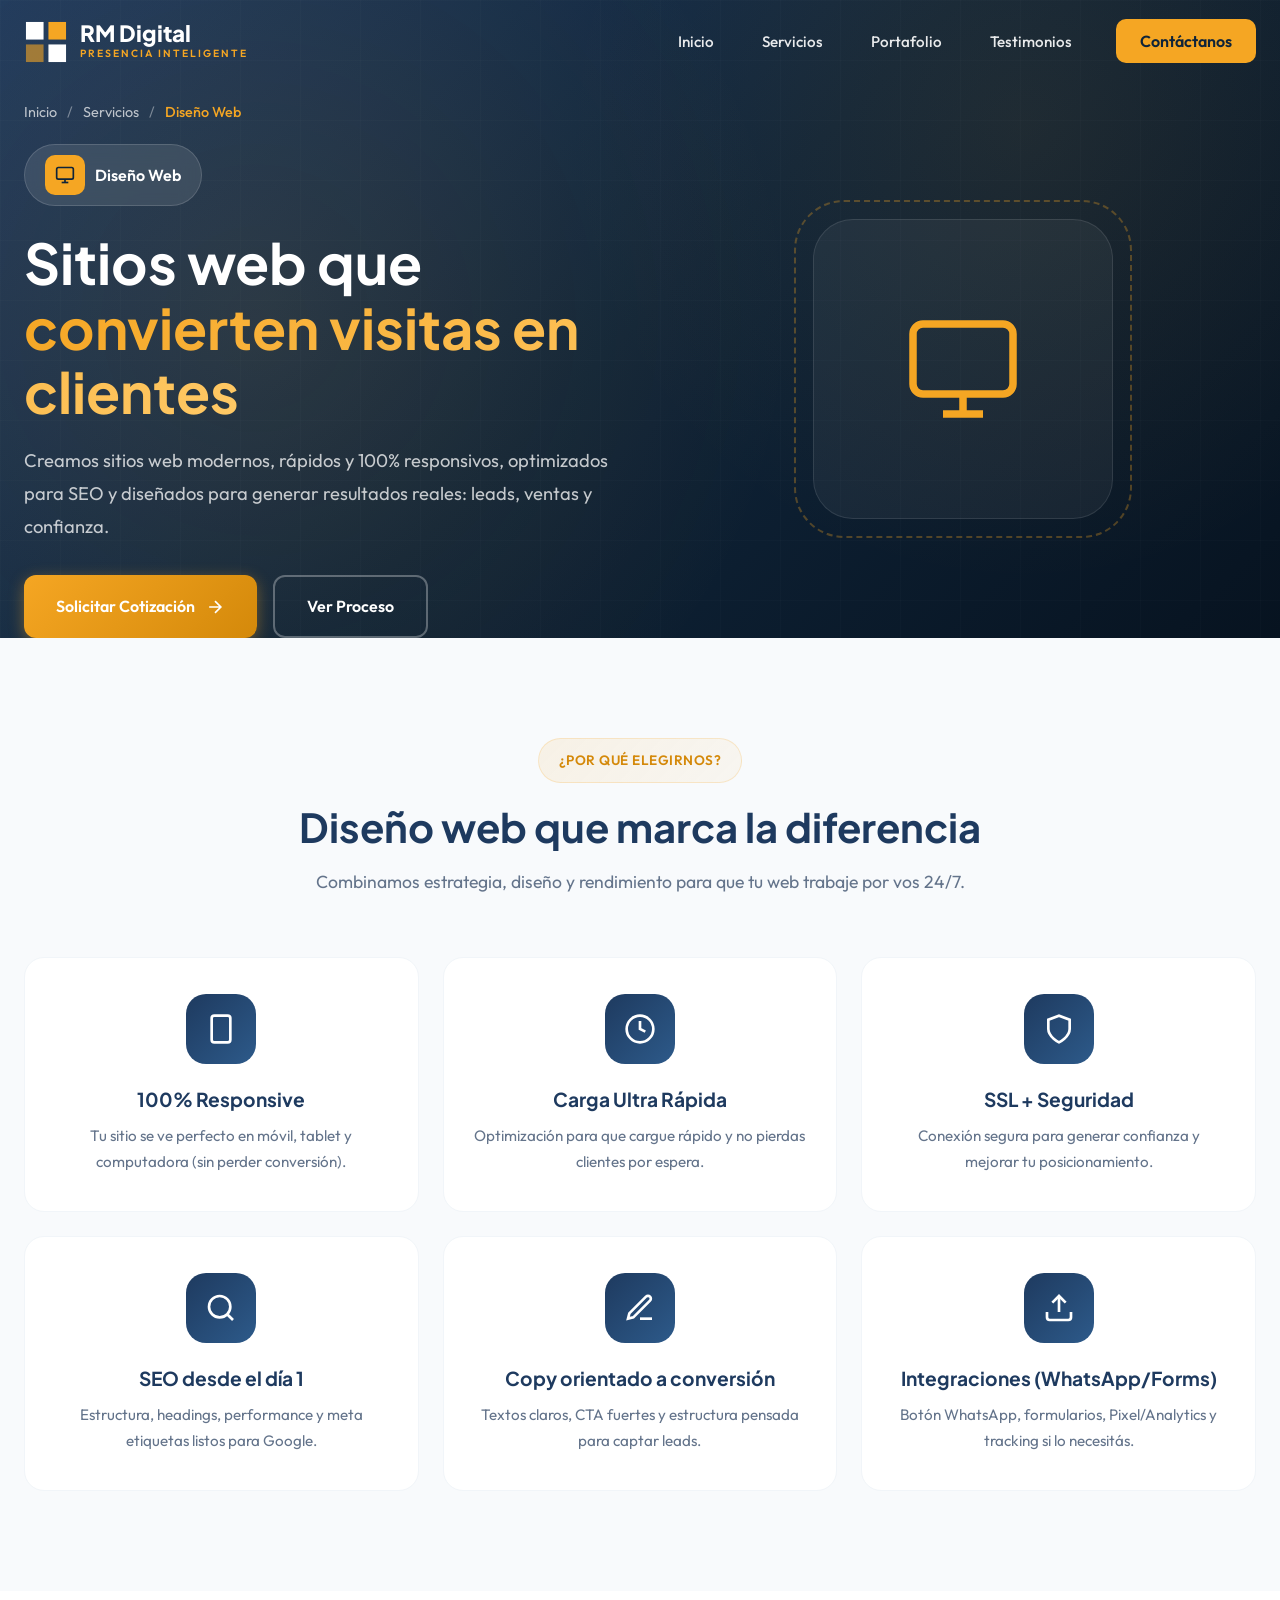
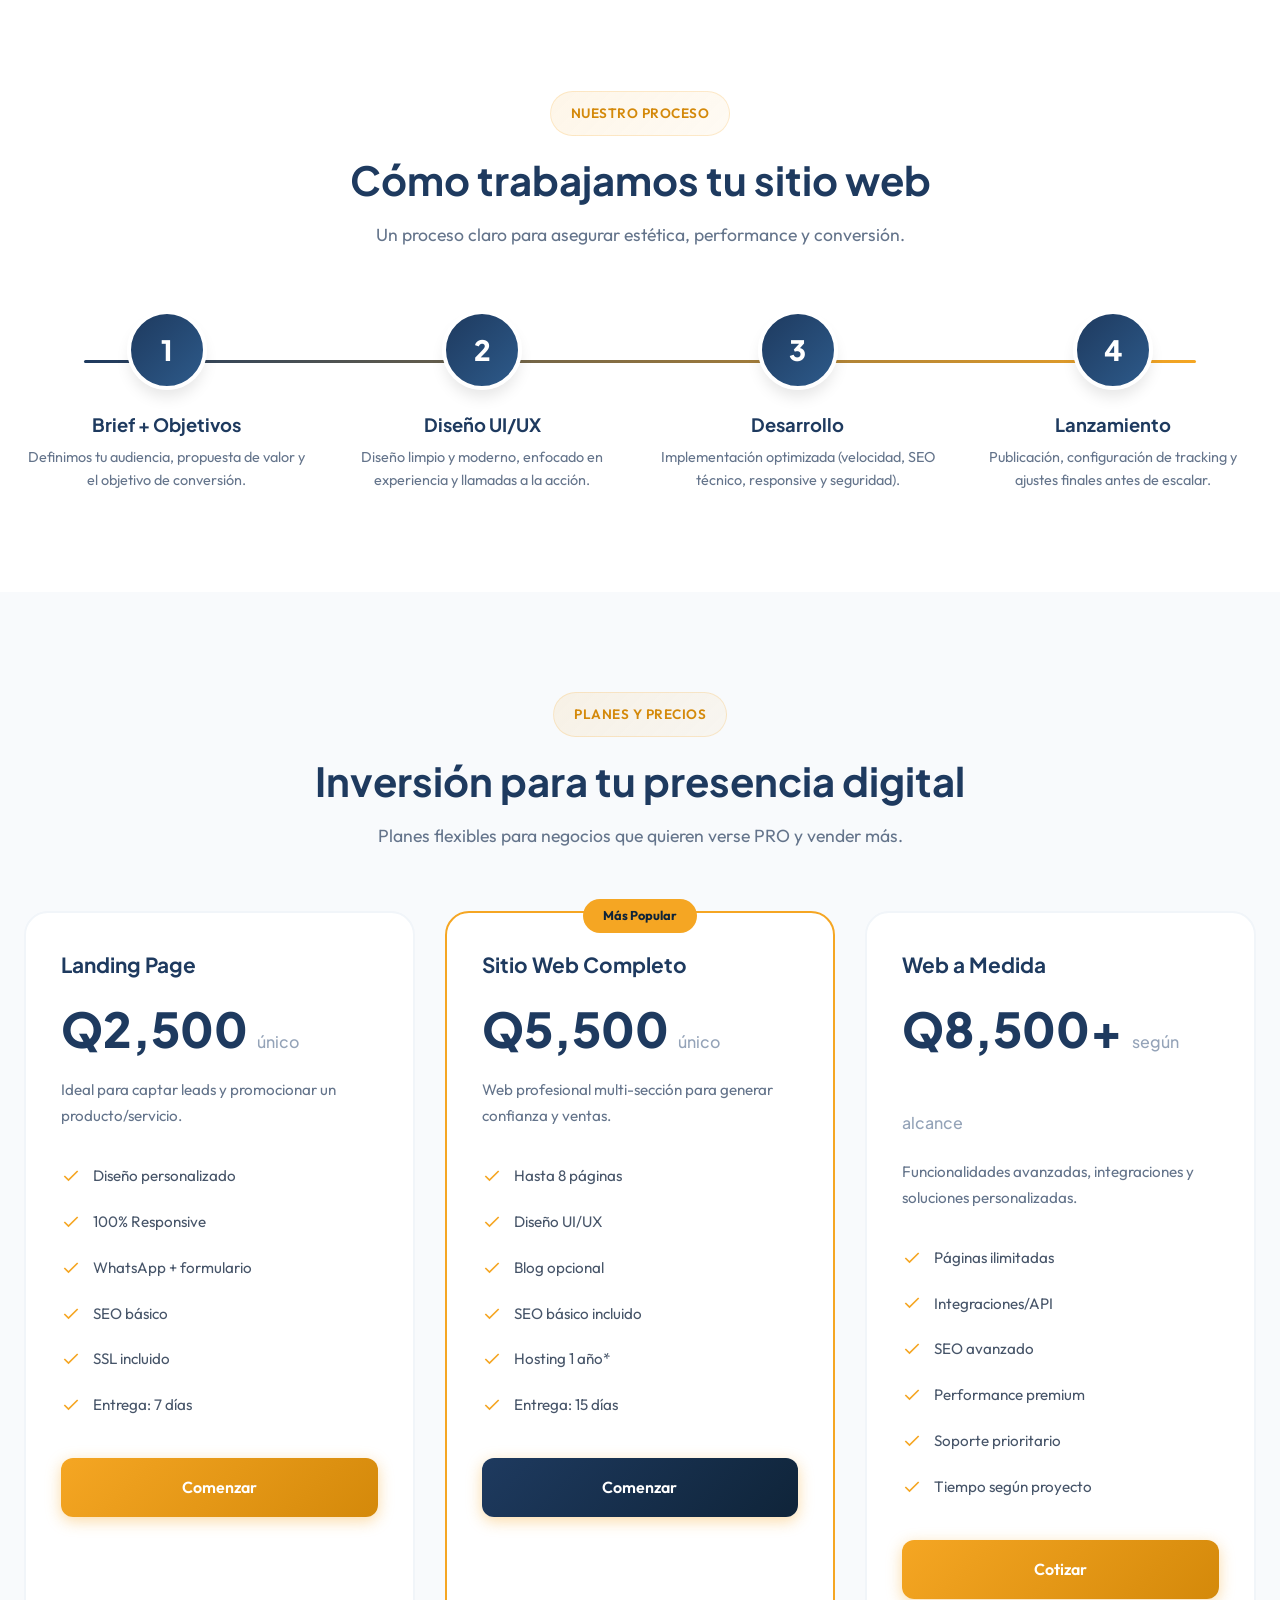
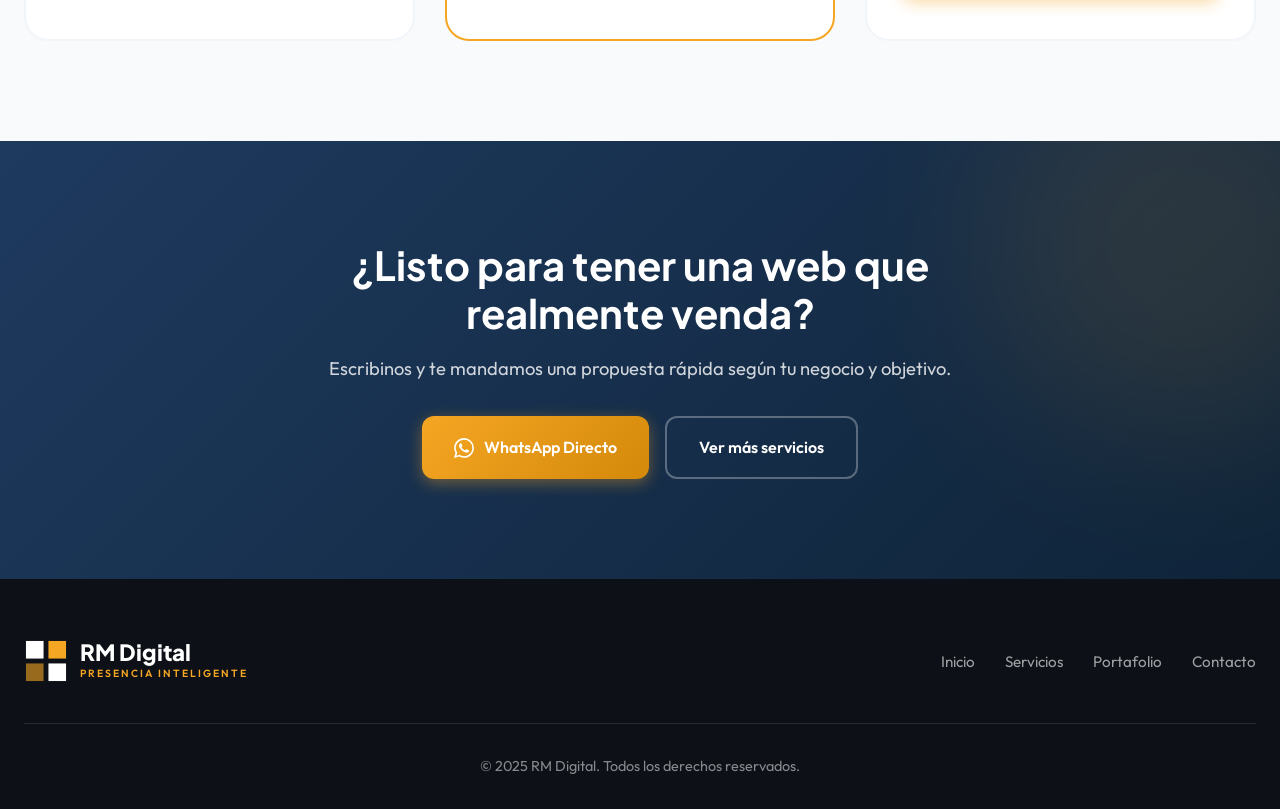
<file: servicio-diseno-web.html>
<!DOCTYPE html>
<html lang="es">
<head>
    <meta charset="UTF-8">
    <meta name="viewport" content="width=device-width, initial-scale=1.0">
    <meta name="description" content="Diseño Web Profesional - RM Digital. Creamos sitios web modernos, responsivos y optimizados para conversión que generan resultados para tu negocio.">
    <title>Diseño Web Profesional | RM Digital</title>

    <meta name="robots" content="index, follow, max-image-preview:large">
    <link rel="canonical" href="https://rmdigital.net/servicio-diseno-web.html">
    <meta property="og:locale" content="es_GT">
    <meta property="og:type" content="website">
    <meta property="og:title" content="Diseno Web Profesional | RM Digital">
    <meta property="og:description" content="Sitios web modernos, responsivos y optimizados para conversion para negocios que quieren vender mas.">
    <meta property="og:url" content="https://rmdigital.net/servicio-diseno-web.html">
    <meta property="og:site_name" content="RM Digital">
    <meta property="og:image" content="https://rmdigital.net/social-preview.svg">
    <meta name="twitter:card" content="summary_large_image">
    <meta name="twitter:title" content="Diseno Web Profesional | RM Digital">
    <meta name="twitter:description" content="Sitios web modernos, responsivos y optimizados para conversion para negocios que quieren vender mas.">
    <meta name="twitter:image" content="https://rmdigital.net/social-preview.svg">
    <link rel="icon" href="data:image/svg+xml,<svg xmlns='http://www.w3.org/2000/svg' viewBox='0 0 32 32'><rect x='2' y='2' width='12' height='12' fill='%231E3A5F'/><rect x='18' y='2' width='12' height='12' fill='%23F5A623'/><rect x='2' y='18' width='12' height='12' fill='%23F5A623' opacity='0.6'/><rect x='18' y='18' width='12' height='12' fill='%231E3A5F'/></svg>">

    <link rel="preconnect" href="https://fonts.googleapis.com">
    <link rel="preconnect" href="https://fonts.gstatic.com" crossorigin>
    <link href="https://fonts.googleapis.com/css2?family=Outfit:wght@300;400;500;600;700;800&family=Plus+Jakarta+Sans:wght@400;500;600;700;800&display=swap" rel="stylesheet">

    <style>
        :root {
            --primary: #1E3A5F;
            --primary-dark: #0f2439;
            --primary-light: #2d5a8a;
            --secondary: #F5A623;
            --secondary-dark: #d4890a;
            --secondary-light: #ffc966;
            --white: #FFFFFF;
            --gray-50: #f8fafc;
            --gray-100: #f1f5f9;
            --gray-200: #e2e8f0;
            --gray-300: #cbd5e1;
            --gray-400: #94a3b8;
            --gray-500: #64748b;
            --gray-600: #475569;
            --gray-700: #334155;
            --gray-800: #1e293b;
            --gray-900: #0f172a;
            --dark: #0D1117;

            --font-display: 'Plus Jakarta Sans', sans-serif;
            --font-body: 'Outfit', sans-serif;

            --shadow-sm: 0 1px 2px 0 rgb(0 0 0 / 0.05);
            --shadow-md: 0 4px 6px -1px rgb(0 0 0 / 0.1);
            --shadow-lg: 0 10px 15px -3px rgb(0 0 0 / 0.1);
            --shadow-xl: 0 20px 25px -5px rgb(0 0 0 / 0.1);
            --shadow-2xl: 0 25px 50px -12px rgb(0 0 0 / 0.25);
        }

        *, *::before, *::after { margin: 0; padding: 0; box-sizing: border-box; }
        html { scroll-behavior: smooth; }
        body {
            font-family: var(--font-body);
            color: var(--gray-700);
            line-height: 1.7;
            background: var(--white);
            overflow-x: hidden;
        }

        a { text-decoration: none; color: inherit; transition: all 0.3s ease; }
        img { max-width: 100%; height: auto; display: block; }
        ul, ol { list-style: none; }

        h1, h2, h3, h4, h5, h6 {
            font-family: var(--font-display);
            font-weight: 700;
            line-height: 1.2;
            color: var(--primary);
        }

        .container { width: 100%; max-width: 1280px; margin: 0 auto; padding: 0 24px; }

        /* Navbar */
        .navbar {
            position: fixed; top: 0; left: 0; right: 0; z-index: 1000;
            padding: 20px 0; transition: all 0.4s ease;
        }
        .navbar.scrolled {
            background: rgba(255, 255, 255, 0.98);
            backdrop-filter: blur(20px);
            padding: 12px 0;
            box-shadow: var(--shadow-lg);
        }
        .navbar .container { display: flex; align-items: center; justify-content: space-between; }
        .logo { display: flex; align-items: center; gap: 12px; z-index: 1001; }
        .logo-icon { width: 44px; height: 44px; }
        .logo-text { display: flex; flex-direction: column; }
        .logo-text .brand {
            font-family: var(--font-display);
            font-size: 1.4rem;
            font-weight: 800;
            color: var(--white);
            line-height: 1.1;
            transition: color 0.3s ease;
        }
        .navbar.scrolled .logo-text .brand { color: var(--primary); }
        .logo-text .tagline {
            font-size: 0.65rem;
            color: var(--secondary);
            letter-spacing: 2px;
            text-transform: uppercase;
            font-weight: 600;
        }
        .nav-menu { display: flex; align-items: center; gap: 8px; }
        .nav-link {
            padding: 10px 20px;
            font-size: 0.95rem;
            font-weight: 500;
            color: rgba(255, 255, 255, 0.9);
            border-radius: 8px;
            transition: all 0.3s ease;
        }
        .navbar.scrolled .nav-link { color: var(--gray-600); }
        .nav-link:hover { color: var(--secondary); background: rgba(245, 166, 35, 0.1); }
        .nav-cta {
            padding: 12px 24px;
            background: var(--secondary);
            color: var(--primary-dark) !important;
            font-weight: 600;
            border-radius: 10px;
            margin-left: 16px;
        }
        .nav-cta:hover {
            background: var(--white);
            color: var(--primary) !important;
            transform: translateY(-2px);
            box-shadow: var(--shadow-lg);
        }
        .menu-toggle { display: none; flex-direction: column; gap: 5px; cursor: pointer; z-index: 1001; padding: 10px; }
        .menu-toggle span { width: 26px; height: 3px; background: var(--white); border-radius: 3px; transition: all 0.3s ease; }
        .navbar.scrolled .menu-toggle span { background: var(--primary); }
        .menu-toggle.active span:nth-child(1) { transform: rotate(45deg) translate(5px, 5px); }
        .menu-toggle.active span:nth-child(2) { opacity: 0; }
        .menu-toggle.active span:nth-child(3) { transform: rotate(-45deg) translate(7px, -7px); }

        /* Buttons */
        .btn {
            display: inline-flex; align-items: center; justify-content: center; gap: 10px;
            padding: 16px 32px;
            font-family: var(--font-body);
            font-size: 1rem;
            font-weight: 600;
            border-radius: 12px;
            border: none;
            cursor: pointer;
            transition: all 0.3s ease;
        }
        .btn-primary {
            background: linear-gradient(135deg, var(--secondary) 0%, var(--secondary-dark) 100%);
            color: var(--white);
            box-shadow: 0 4px 15px rgba(245, 166, 35, 0.4);
        }
        .btn-primary:hover { transform: translateY(-2px); box-shadow: 0 8px 25px rgba(245, 166, 35, 0.5); }
        .btn-outline {
            background: transparent;
            color: var(--white);
            border: 2px solid rgba(255, 255, 255, 0.3);
        }
        .btn-outline:hover { background: var(--white); color: var(--primary); border-color: var(--white); }

        /* Service Hero */
        .service-hero {
            min-height: 70vh;
            display: flex;
            align-items: center;
            position: relative;
            background: linear-gradient(135deg, var(--primary) 0%, var(--primary-dark) 50%, #071320 100%);
            overflow: hidden;
            padding-top: 100px;
        }
        .service-hero-bg { position: absolute; inset: 0; z-index: 1; }
        .service-hero-bg::before {
            content: '';
            position: absolute;
            inset: 0;
            background-image:
                radial-gradient(circle at 20% 50%, rgba(245, 166, 35, 0.1) 0%, transparent 50%),
                radial-gradient(circle at 80% 20%, rgba(245, 166, 35, 0.08) 0%, transparent 40%);
        }
        .hero-grid {
            position: absolute; inset: 0;
            background-image:
                linear-gradient(rgba(255, 255, 255, 0.03) 1px, transparent 1px),
                linear-gradient(90deg, rgba(255, 255, 255, 0.03) 1px, transparent 1px);
            background-size: 60px 60px;
            opacity: 0.5;
        }

        .service-hero .container {
            position: relative; z-index: 2;
            display: grid; grid-template-columns: 1fr 1fr;
            gap: 60px; align-items: center;
        }
        .service-hero-content { animation: fadeInUp 1s ease-out; }
        @keyframes fadeInUp { from { opacity: 0; transform: translateY(30px);} to { opacity: 1; transform: translateY(0);} }

        .breadcrumb { display: flex; align-items: center; gap: 10px; margin-bottom: 20px; font-size: 0.9rem; }
        .breadcrumb a { color: rgba(255, 255, 255, 0.7); }
        .breadcrumb a:hover { color: var(--secondary); }
        .breadcrumb span { color: rgba(255, 255, 255, 0.4); }
        .breadcrumb .current { color: var(--secondary); font-weight: 500; }

        .service-badge {
            display: inline-flex; align-items: center; gap: 10px;
            background: rgba(255, 255, 255, 0.1);
            backdrop-filter: blur(10px);
            padding: 10px 20px;
            border-radius: 50px;
            margin-bottom: 24px;
            border: 1px solid rgba(255, 255, 255, 0.15);
        }
        .service-badge .icon {
            width: 40px; height: 40px;
            background: var(--secondary);
            border-radius: 10px;
            display: flex; align-items: center; justify-content: center;
        }
        .service-badge .icon svg { width: 20px; height: 20px; stroke: var(--primary-dark); stroke-width: 2; fill: none; }
        .service-badge span { color: var(--white); font-weight: 600; }

        .service-hero h1 {
            font-size: clamp(2.25rem, 4.5vw, 3.5rem);
            color: var(--white);
            margin-bottom: 20px;
            line-height: 1.15;
        }
        .service-hero h1 .highlight {
            background: linear-gradient(135deg, var(--secondary) 0%, var(--secondary-light) 100%);
            -webkit-background-clip: text;
            -webkit-text-fill-color: transparent;
            background-clip: text;
        }
        .service-hero-text {
            font-size: 1.15rem;
            color: rgba(255, 255, 255, 0.75);
            margin-bottom: 32px;
            line-height: 1.8;
        }
        .service-hero-buttons { display: flex; gap: 16px; flex-wrap: wrap; }

        .service-hero-visual {
            display: flex; justify-content: center; align-items: center;
            animation: fadeInUp 1s ease-out 0.2s backwards;
        }
        .service-icon-large {
            width: 300px; height: 300px;
            background: rgba(255, 255, 255, 0.05);
            border-radius: 40px;
            display: flex; align-items: center; justify-content: center;
            border: 1px solid rgba(255, 255, 255, 0.1);
            position: relative;
        }
        .service-icon-large::before {
            content: '';
            position: absolute;
            inset: -20px;
            border: 2px dashed rgba(245, 166, 35, 0.3);
            border-radius: 50px;
            animation: rotate 30s linear infinite;
        }
        @keyframes rotate { from { transform: rotate(0deg);} to { transform: rotate(360deg);} }
        .service-icon-large svg { width: 120px; height: 120px; stroke: var(--secondary); stroke-width: 1.5; fill: none; }

        /* Sections */
        .section { padding: 100px 0; }
        .section-header { text-align: center; max-width: 700px; margin: 0 auto 60px; }
        .section-tag {
            display: inline-flex; align-items: center; gap: 8px;
            background: linear-gradient(135deg, rgba(245, 166, 35, 0.1) 0%, rgba(245, 166, 35, 0.05) 100%);
            color: var(--secondary-dark);
            padding: 10px 20px;
            border-radius: 50px;
            font-size: 0.85rem;
            font-weight: 600;
            letter-spacing: 0.5px;
            text-transform: uppercase;
            margin-bottom: 20px;
            border: 1px solid rgba(245, 166, 35, 0.2);
        }
        .section-title { font-size: clamp(1.75rem, 3.5vw, 2.5rem); margin-bottom: 16px; }
        .section-subtitle { font-size: 1.1rem; color: var(--gray-500); }

        /* Features */
        .features { background: var(--gray-50); }
        .features-grid { display: grid; grid-template-columns: repeat(3, 1fr); gap: 24px; }
        .feature-card {
            background: var(--white);
            padding: 36px 30px;
            border-radius: 20px;
            border: 1px solid var(--gray-100);
            transition: all 0.4s ease;
            text-align: center;
        }
        .feature-card:hover {
            transform: translateY(-8px);
            box-shadow: var(--shadow-xl);
            border-color: transparent;
        }
        .feature-icon {
            width: 70px; height: 70px;
            background: linear-gradient(135deg, var(--primary) 0%, var(--primary-light) 100%);
            border-radius: 20px;
            display: flex; align-items: center; justify-content: center;
            margin: 0 auto 24px;
            transition: all 0.4s ease;
        }
        .feature-card:hover .feature-icon {
            background: linear-gradient(135deg, var(--secondary) 0%, var(--secondary-dark) 100%);
            transform: scale(1.1) rotate(5deg);
        }
        .feature-icon svg { width: 32px; height: 32px; stroke: var(--white); stroke-width: 2; fill: none; }
        .feature-card h3 { font-size: 1.2rem; margin-bottom: 12px; }
        .feature-card p { color: var(--gray-500); font-size: 0.95rem; }

        /* Process */
        .process { background: var(--white); }
        .process-timeline {
            display: grid;
            grid-template-columns: repeat(4, 1fr);
            gap: 30px;
            position: relative;
        }
        .process-timeline::before {
            content: '';
            position: absolute;
            top: 50px;
            left: 60px;
            right: 60px;
            height: 3px;
            background: linear-gradient(90deg, var(--primary), var(--secondary));
            border-radius: 3px;
        }
        .process-step { text-align: center; position: relative; }
        .step-number {
            width: 80px; height: 80px;
            background: linear-gradient(135deg, var(--primary) 0%, var(--primary-light) 100%);
            border-radius: 50%;
            display: flex; align-items: center; justify-content: center;
            margin: 0 auto 24px;
            font-family: var(--font-display);
            font-size: 1.75rem;
            font-weight: 800;
            color: var(--white);
            position: relative;
            z-index: 2;
            border: 4px solid var(--white);
            box-shadow: var(--shadow-lg);
            transition: all 0.4s ease;
        }
        .process-step:hover .step-number {
            background: linear-gradient(135deg, var(--secondary) 0%, var(--secondary-dark) 100%);
            transform: scale(1.1);
        }
        .process-step h3 { font-size: 1.15rem; margin-bottom: 10px; }
        .process-step p { color: var(--gray-500); font-size: 0.9rem; line-height: 1.6; }

        /* Pricing */
        .pricing { background: var(--gray-50); }
        .pricing-grid { display: grid; grid-template-columns: repeat(3, 1fr); gap: 30px; }
        .pricing-card {
            background: var(--white);
            border-radius: 24px;
            padding: 40px 35px;
            border: 2px solid var(--gray-100);
            transition: all 0.4s ease;
            position: relative;
        }
        .pricing-card.featured { border-color: var(--secondary); transform: scale(1.05); }
        .pricing-card.featured::before {
            content: 'Más Popular';
            position: absolute;
            top: -14px;
            left: 50%;
            transform: translateX(-50%);
            background: var(--secondary);
            color: var(--primary-dark);
            padding: 6px 20px;
            border-radius: 50px;
            font-size: 0.8rem;
            font-weight: 700;
        }
        .pricing-card:hover { box-shadow: var(--shadow-xl); }
        .pricing-card h3 { font-size: 1.3rem; margin-bottom: 10px; }
        .pricing-card .price {
            font-family: var(--font-display);
            font-size: 3rem;
            font-weight: 800;
            color: var(--primary);
            margin-bottom: 8px;
        }
        .pricing-card .price span { font-size: 1rem; font-weight: 500; color: var(--gray-400); }
        .pricing-card .description { color: var(--gray-500); margin-bottom: 24px; font-size: 0.95rem; }
        .pricing-features { margin-bottom: 30px; }
        .pricing-features li {
            display: flex; align-items: center; gap: 12px;
            padding: 10px 0;
            color: var(--gray-600);
            font-size: 0.95rem;
        }
        .pricing-features li svg { width: 20px; height: 20px; stroke: var(--secondary); stroke-width: 2; fill: none; flex-shrink: 0; }
        .pricing-card .btn { width: 100%; }
        .pricing-card.featured .btn { background: linear-gradient(135deg, var(--primary) 0%, var(--primary-dark) 100%); }

        /* CTA */
        .cta {
            background: linear-gradient(135deg, var(--primary) 0%, var(--primary-dark) 100%);
            padding: 100px 0;
            position: relative;
            overflow: hidden;
        }
        .cta::before {
            content: '';
            position: absolute;
            top: -100px;
            right: -100px;
            width: 400px;
            height: 400px;
            background: var(--secondary);
            opacity: 0.1;
            border-radius: 50%;
            filter: blur(80px);
        }
        .cta-content {
            text-align: center;
            position: relative;
            z-index: 1;
            max-width: 700px;
            margin: 0 auto;
        }
        .cta h2 { color: var(--white); font-size: clamp(1.75rem, 3.5vw, 2.5rem); margin-bottom: 16px; }
        .cta p { color: rgba(255, 255, 255, 0.8); font-size: 1.15rem; margin-bottom: 32px; }
        .cta-buttons { display: flex; gap: 16px; justify-content: center; flex-wrap: wrap; }

        /* Footer */
        .footer { background: var(--dark); padding: 60px 0 30px; }
        .footer-content { display: flex; justify-content: space-between; align-items: center; flex-wrap: wrap; gap: 20px; }
        .footer .logo-text .brand { color: var(--white); }
        .footer-links { display: flex; gap: 30px; }
        .footer-links a { color: rgba(255, 255, 255, 0.6); font-size: 0.95rem; }
        .footer-links a:hover { color: var(--secondary); }
        .footer-bottom {
            margin-top: 40px;
            padding-top: 30px;
            border-top: 1px solid rgba(255, 255, 255, 0.1);
            text-align: center;
        }
        .footer-bottom p { color: rgba(255, 255, 255, 0.5); font-size: 0.9rem; }

        /* Animations */
        .fade-up { opacity: 0; transform: translateY(30px); transition: all 0.8s ease; }
        .fade-up.visible { opacity: 1; transform: translateY(0); }
        .stagger-1 { transition-delay: 0.1s; }
        .stagger-2 { transition-delay: 0.2s; }
        .stagger-3 { transition-delay: 0.3s; }
        .stagger-4 { transition-delay: 0.4s; }

        /* Responsive */
        @media (max-width: 1024px) {
            .service-hero .container { grid-template-columns: 1fr; text-align: center; }
            .service-hero-visual { display: none; }
            .service-hero-buttons { justify-content: center; }
            .features-grid, .pricing-grid { grid-template-columns: repeat(2, 1fr); }
            .pricing-card.featured { transform: none; }
            .process-timeline { grid-template-columns: repeat(2, 1fr); }
            .process-timeline::before { display: none; }
        }
        @media (max-width: 768px) {
            .menu-toggle { display: flex; }
            .nav-menu {
                position: fixed; top: 0; left: 0; right: 0; bottom: 0;
                background: linear-gradient(135deg, var(--primary) 0%, var(--primary-dark) 100%);
                flex-direction: column;
                justify-content: center;
                align-items: center;
                gap: 20px;
                opacity: 0;
                visibility: hidden;
                transition: all 0.4s ease;
            }
            .nav-menu.active { opacity: 1; visibility: visible; }
            .nav-link { font-size: 1.3rem; color: var(--white) !important; }
            .nav-cta { margin-left: 0; margin-top: 20px; }
            .section { padding: 70px 0; }
            .features-grid, .pricing-grid, .process-timeline { grid-template-columns: 1fr; }
            .breadcrumb { justify-content: center; }
            .footer-content { flex-direction: column; text-align: center; }
            .footer-links { flex-wrap: wrap; justify-content: center; }
        }
        @media (max-width: 480px) {
            .container { padding: 0 16px; }
            .service-hero-buttons { flex-direction: column; }
            .service-hero-buttons .btn { width: 100%; }
            .cta-buttons { flex-direction: column; }
            .cta-buttons .btn { width: 100%; }
        }
    </style>
</head>
<body>
    <!-- Navbar -->
    <nav class="navbar" id="navbar">
        <div class="container">
            <a href="index.html" class="logo">
                <svg class="logo-icon" viewBox="0 0 45 45" fill="none">
                    <rect x="2" y="2" width="18" height="18" fill="#FFFFFF"/>
                    <rect x="25" y="2" width="18" height="18" fill="#F5A623"/>
                    <rect x="2" y="25" width="18" height="18" fill="#F5A623" opacity="0.6"/>
                    <rect x="25" y="25" width="18" height="18" fill="#FFFFFF"/>
                </svg>
                <div class="logo-text">
                    <span class="brand">RM Digital</span>
                    <span class="tagline">Presencia Inteligente</span>
                </div>
            </a>

            <ul class="nav-menu" id="navMenu">
                <li><a href="index.html" class="nav-link">Inicio</a></li>
                <li><a href="index.html#servicios" class="nav-link">Servicios</a></li>
                <li><a href="index.html#portafolio" class="nav-link">Portafolio</a></li>
                <li><a href="index.html#testimonios" class="nav-link">Testimonios</a></li>
                <li><a href="index.html#contacto" class="nav-cta">Contáctanos</a></li>
            </ul>

            <div class="menu-toggle" id="menuToggle">
                <span></span><span></span><span></span>
            </div>
        </div>
    </nav>

    <!-- Service Hero -->
    <section class="service-hero">
        <div class="service-hero-bg">
            <div class="hero-grid"></div>
        </div>

        <div class="container">
            <div class="service-hero-content">
                <nav class="breadcrumb">
                    <a href="index.html">Inicio</a>
                    <span>/</span>
                    <a href="index.html#servicios">Servicios</a>
                    <span>/</span>
                    <span class="current">Diseño Web</span>
                </nav>

                <div class="service-badge">
                    <div class="icon">
                        <!-- Monitor -->
                        <svg viewBox="0 0 24 24">
                            <rect x="2" y="3" width="20" height="14" rx="2" ry="2"/>
                            <line x1="8" y1="21" x2="16" y2="21"/>
                            <line x1="12" y1="17" x2="12" y2="21"/>
                        </svg>
                    </div>
                    <span>Diseño Web</span>
                </div>

                <h1>Sitios web que <span class="highlight">convierten visitas en clientes</span></h1>

                <p class="service-hero-text">
                    Creamos sitios web modernos, rápidos y 100% responsivos, optimizados para SEO y
                    diseñados para generar resultados reales: leads, ventas y confianza.
                </p>

                <div class="service-hero-buttons">
                    <a href="index.html#contacto" class="btn btn-primary">
                        Solicitar Cotización
                        <svg width="20" height="20" viewBox="0 0 24 24" fill="none" stroke="currentColor" stroke-width="2">
                            <path d="M5 12h14M12 5l7 7-7 7"/>
                        </svg>
                    </a>
                    <a href="#proceso" class="btn btn-outline">Ver Proceso</a>
                </div>
            </div>

            <div class="service-hero-visual">
                <div class="service-icon-large">
                    <!-- Monitor -->
                    <svg viewBox="0 0 24 24">
                        <rect x="2" y="3" width="20" height="14" rx="2" ry="2"/>
                        <line x1="8" y1="21" x2="16" y2="21"/>
                        <line x1="12" y1="17" x2="12" y2="21"/>
                    </svg>
                </div>
            </div>
        </div>
    </section>

    <!-- Features Section -->
    <section class="features section">
        <div class="container">
            <div class="section-header fade-up">
                <span class="section-tag">¿Por qué elegirnos?</span>
                <h2 class="section-title">Diseño web que marca la diferencia</h2>
                <p class="section-subtitle">Combinamos estrategia, diseño y rendimiento para que tu web trabaje por vos 24/7.</p>
            </div>

            <div class="features-grid">
                <div class="feature-card fade-up stagger-1">
                    <div class="feature-icon">
                        <svg viewBox="0 0 24 24">
                            <rect x="5" y="2" width="14" height="20" rx="2" ry="2"/>
                            <line x1="12" y1="18" x2="12.01" y2="18"/>
                        </svg>
                    </div>
                    <h3>100% Responsive</h3>
                    <p>Tu sitio se ve perfecto en móvil, tablet y computadora (sin perder conversión).</p>
                </div>

                <div class="feature-card fade-up stagger-2">
                    <div class="feature-icon">
                        <svg viewBox="0 0 24 24">
                            <circle cx="12" cy="12" r="10"/>
                            <polyline points="12 6 12 12 16 14"/>
                        </svg>
                    </div>
                    <h3>Carga Ultra Rápida</h3>
                    <p>Optimización para que cargue rápido y no pierdas clientes por espera.</p>
                </div>

                <div class="feature-card fade-up stagger-3">
                    <div class="feature-icon">
                        <svg viewBox="0 0 24 24">
                            <path d="M12 22s8-4 8-10V5l-8-3-8 3v7c0 6 8 10 8 10z"/>
                        </svg>
                    </div>
                    <h3>SSL + Seguridad</h3>
                    <p>Conexión segura para generar confianza y mejorar tu posicionamiento.</p>
                </div>

                <div class="feature-card fade-up stagger-1">
                    <div class="feature-icon">
                        <svg viewBox="0 0 24 24">
                            <circle cx="11" cy="11" r="8"/>
                            <line x1="21" y1="21" x2="16.65" y2="16.65"/>
                        </svg>
                    </div>
                    <h3>SEO desde el día 1</h3>
                    <p>Estructura, headings, performance y meta etiquetas listos para Google.</p>
                </div>

                <div class="feature-card fade-up stagger-2">
                    <div class="feature-icon">
                        <svg viewBox="0 0 24 24">
                            <path d="M12 20h9"/>
                            <path d="M16.5 3.5a2.121 2.121 0 0 1 3 3L7 19l-4 1 1-4 12.5-12.5z"/>
                        </svg>
                    </div>
                    <h3>Copy orientado a conversión</h3>
                    <p>Textos claros, CTA fuertes y estructura pensada para captar leads.</p>
                </div>

                <div class="feature-card fade-up stagger-3">
                    <div class="feature-icon">
                        <svg viewBox="0 0 24 24">
                            <path d="M21 15v4a2 2 0 0 1-2 2H5a2 2 0 0 1-2-2v-4"/>
                            <polyline points="17 8 12 3 7 8"/>
                            <line x1="12" y1="3" x2="12" y2="15"/>
                        </svg>
                    </div>
                    <h3>Integraciones (WhatsApp/Forms)</h3>
                    <p>Botón WhatsApp, formularios, Pixel/Analytics y tracking si lo necesitás.</p>
                </div>
            </div>
        </div>
    </section>

    <!-- Process Section -->
    <section class="process section" id="proceso">
        <div class="container">
            <div class="section-header fade-up">
                <span class="section-tag">Nuestro Proceso</span>
                <h2 class="section-title">Cómo trabajamos tu sitio web</h2>
                <p class="section-subtitle">Un proceso claro para asegurar estética, performance y conversión.</p>
            </div>

            <div class="process-timeline">
                <div class="process-step fade-up stagger-1">
                    <div class="step-number">1</div>
                    <h3>Brief + Objetivos</h3>
                    <p>Definimos tu audiencia, propuesta de valor y el objetivo de conversión.</p>
                </div>

                <div class="process-step fade-up stagger-2">
                    <div class="step-number">2</div>
                    <h3>Diseño UI/UX</h3>
                    <p>Diseño limpio y moderno, enfocado en experiencia y llamadas a la acción.</p>
                </div>

                <div class="process-step fade-up stagger-3">
                    <div class="step-number">3</div>
                    <h3>Desarrollo</h3>
                    <p>Implementación optimizada (velocidad, SEO técnico, responsive y seguridad).</p>
                </div>

                <div class="process-step fade-up stagger-4">
                    <div class="step-number">4</div>
                    <h3>Lanzamiento</h3>
                    <p>Publicación, configuración de tracking y ajustes finales antes de escalar.</p>
                </div>
            </div>
        </div>
    </section>

    <!-- Pricing Section -->
    <section class="pricing section">
        <div class="container">
            <div class="section-header fade-up">
                <span class="section-tag">Planes y Precios</span>
                <h2 class="section-title">Inversión para tu presencia digital</h2>
                <p class="section-subtitle">Planes flexibles para negocios que quieren verse PRO y vender más.</p>
            </div>

            <div class="pricing-grid">
                <div class="pricing-card fade-up stagger-1">
                    <h3>Landing Page</h3>
                    <div class="price">Q2,500 <span>único</span></div>
                    <p class="description">Ideal para captar leads y promocionar un producto/servicio.</p>
                    <ul class="pricing-features">
                        <li><svg viewBox="0 0 24 24"><polyline points="20 6 9 17 4 12"/></svg> Diseño personalizado</li>
                        <li><svg viewBox="0 0 24 24"><polyline points="20 6 9 17 4 12"/></svg> 100% Responsive</li>
                        <li><svg viewBox="0 0 24 24"><polyline points="20 6 9 17 4 12"/></svg> WhatsApp + formulario</li>
                        <li><svg viewBox="0 0 24 24"><polyline points="20 6 9 17 4 12"/></svg> SEO básico</li>
                        <li><svg viewBox="0 0 24 24"><polyline points="20 6 9 17 4 12"/></svg> SSL incluido</li>
                        <li><svg viewBox="0 0 24 24"><polyline points="20 6 9 17 4 12"/></svg> Entrega: 7 días</li>
                    </ul>
                    <a href="index.html#contacto" class="btn btn-primary">Comenzar</a>
                </div>

                <div class="pricing-card featured fade-up stagger-2">
                    <h3>Sitio Web Completo</h3>
                    <div class="price">Q5,500 <span>único</span></div>
                    <p class="description">Web profesional multi-sección para generar confianza y ventas.</p>
                    <ul class="pricing-features">
                        <li><svg viewBox="0 0 24 24"><polyline points="20 6 9 17 4 12"/></svg> Hasta 8 páginas</li>
                        <li><svg viewBox="0 0 24 24"><polyline points="20 6 9 17 4 12"/></svg> Diseño UI/UX</li>
                        <li><svg viewBox="0 0 24 24"><polyline points="20 6 9 17 4 12"/></svg> Blog opcional</li>
                        <li><svg viewBox="0 0 24 24"><polyline points="20 6 9 17 4 12"/></svg> SEO básico incluido</li>
                        <li><svg viewBox="0 0 24 24"><polyline points="20 6 9 17 4 12"/></svg> Hosting 1 año*</li>
                        <li><svg viewBox="0 0 24 24"><polyline points="20 6 9 17 4 12"/></svg> Entrega: 15 días</li>
                    </ul>
                    <a href="index.html#contacto" class="btn btn-primary">Comenzar</a>
                </div>

                <div class="pricing-card fade-up stagger-3">
                    <h3>Web a Medida</h3>
                    <div class="price">Q8,500+ <span>según alcance</span></div>
                    <p class="description">Funcionalidades avanzadas, integraciones y soluciones personalizadas.</p>
                    <ul class="pricing-features">
                        <li><svg viewBox="0 0 24 24"><polyline points="20 6 9 17 4 12"/></svg> Páginas ilimitadas</li>
                        <li><svg viewBox="0 0 24 24"><polyline points="20 6 9 17 4 12"/></svg> Integraciones/API</li>
                        <li><svg viewBox="0 0 24 24"><polyline points="20 6 9 17 4 12"/></svg> SEO avanzado</li>
                        <li><svg viewBox="0 0 24 24"><polyline points="20 6 9 17 4 12"/></svg> Performance premium</li>
                        <li><svg viewBox="0 0 24 24"><polyline points="20 6 9 17 4 12"/></svg> Soporte prioritario</li>
                        <li><svg viewBox="0 0 24 24"><polyline points="20 6 9 17 4 12"/></svg> Tiempo según proyecto</li>
                    </ul>
                    <a href="index.html#contacto" class="btn btn-primary">Cotizar</a>
                </div>
            </div>
        </div>
    </section>

    <!-- CTA Section -->
    <section class="cta">
        <div class="container">
            <div class="cta-content fade-up">
                <h2>¿Listo para tener una web que realmente venda?</h2>
                <p>Escribinos y te mandamos una propuesta rápida según tu negocio y objetivo.</p>
                <div class="cta-buttons">
                    <a href="https://wa.me/50245610507?text=Hola%20RM%20Digital,%20me%20interesa%20el%20servicio%20de%20Dise%C3%B1o%20Web.%20%C2%BFMe%20pueden%20cotizar%3F" class="btn btn-primary" target="_blank" rel="noopener">
                        <svg width="20" height="20" viewBox="0 0 24 24" fill="currentColor">
                            <path d="M17.472 14.382c-.297-.149-1.758-.867-2.03-.967-.273-.099-.471-.148-.67.15-.197.297-.767.966-.94 1.164-.173.199-.347.223-.644.075-.297-.15-1.255-.463-2.39-1.475-.883-.788-1.48-1.761-1.653-2.059-.173-.297-.018-.458.13-.606.134-.133.298-.347.446-.52.149-.174.198-.298.298-.497.099-.198.05-.371-.025-.52-.075-.149-.669-1.612-.916-2.207-.242-.579-.487-.5-.669-.51-.173-.008-.371-.01-.57-.01-.198 0-.52.074-.792.372-.272.297-1.04 1.016-1.04 2.479 0 1.462 1.065 2.875 1.213 3.074.149.198 2.096 3.2 5.077 4.487.709.306 1.262.489 1.694.625.712.227 1.36.195 1.871.118.571-.085 1.758-.719 2.006-1.413.248-.694.248-1.289.173-1.413-.074-.124-.272-.198-.57-.347m-5.421 7.403h-.004a9.87 9.87 0 01-5.031-1.378l-.361-.214-3.741.982.998-3.648-.235-.374a9.86 9.86 0 01-1.51-5.26c.001-5.45 4.436-9.884 9.888-9.884 2.64 0 5.122 1.03 6.988 2.898a9.825 9.825 0 012.893 6.994c-.003 5.45-4.437 9.884-9.885 9.884m8.413-18.297A11.815 11.815 0 0012.05 0C5.495 0 .16 5.335.157 11.892c0 2.096.547 4.142 1.588 5.945L.057 24l6.305-1.654a11.882 11.882 0 005.683 1.448h.005c6.554 0 11.89-5.335 11.893-11.893a11.821 11.821 0 00-3.48-8.413z"/>
                        </svg>
                        WhatsApp Directo
                    </a>
                    <a href="index.html#servicios" class="btn btn-outline">Ver más servicios</a>
                </div>
            </div>
        </div>
    </section>

    <!-- Footer -->
    <footer class="footer">
        <div class="container">
            <div class="footer-content">
                <a href="index.html" class="logo">
                    <svg class="logo-icon" viewBox="0 0 45 45" fill="none">
                        <rect x="2" y="2" width="18" height="18" fill="#FFFFFF"/>
                        <rect x="25" y="2" width="18" height="18" fill="#F5A623"/>
                        <rect x="2" y="25" width="18" height="18" fill="#F5A623" opacity="0.6"/>
                        <rect x="25" y="25" width="18" height="18" fill="#FFFFFF"/>
                    </svg>
                    <div class="logo-text">
                        <span class="brand">RM Digital</span>
                        <span class="tagline">Presencia Inteligente</span>
                    </div>
                </a>

                <div class="footer-links">
                    <a href="index.html">Inicio</a>
                    <a href="index.html#servicios">Servicios</a>
                    <a href="index.html#portafolio">Portafolio</a>
                    <a href="index.html#contacto">Contacto</a>
                </div>
            </div>

            <div class="footer-bottom">
                <p>&copy; 2025 RM Digital. Todos los derechos reservados.</p>
            </div>
        </div>
    </footer>

    <script>
        document.addEventListener('DOMContentLoaded', function() {
            const navbar = document.getElementById('navbar');

            function handleScroll() {
                if (window.scrollY > 50) navbar.classList.add('scrolled');
                else navbar.classList.remove('scrolled');
            }
            window.addEventListener('scroll', handleScroll);
            handleScroll();

            const menuToggle = document.getElementById('menuToggle');
            const navMenu = document.getElementById('navMenu');

            menuToggle.addEventListener('click', function() {
                this.classList.toggle('active');
                navMenu.classList.toggle('active');
                document.body.style.overflow = navMenu.classList.contains('active') ? 'hidden' : '';
            });

            document.querySelectorAll('.nav-link, .nav-cta').forEach(link => {
                link.addEventListener('click', function() {
                    menuToggle.classList.remove('active');
                    navMenu.classList.remove('active');
                    document.body.style.overflow = '';
                });
            });

            document.querySelectorAll('a[href^="#"]').forEach(anchor => {
                anchor.addEventListener('click', function(e) {
                    e.preventDefault();
                    const target = document.querySelector(this.getAttribute('href'));
                    if (target) {
                        const offset = 80;
                        const position = target.getBoundingClientRect().top + window.pageYOffset - offset;
                        window.scrollTo({ top: position, behavior: 'smooth' });
                    }
                });
            });

            const fadeElements = document.querySelectorAll('.fade-up');
            const observer = new IntersectionObserver((entries) => {
                entries.forEach(entry => {
                    if (entry.isIntersecting) {
                        entry.target.classList.add('visible');
                        observer.unobserve(entry.target);
                    }
                });
            }, { threshold: 0.1 });

            fadeElements.forEach(el => observer.observe(el));
        });
    </script>
</body>
</html>
</file>
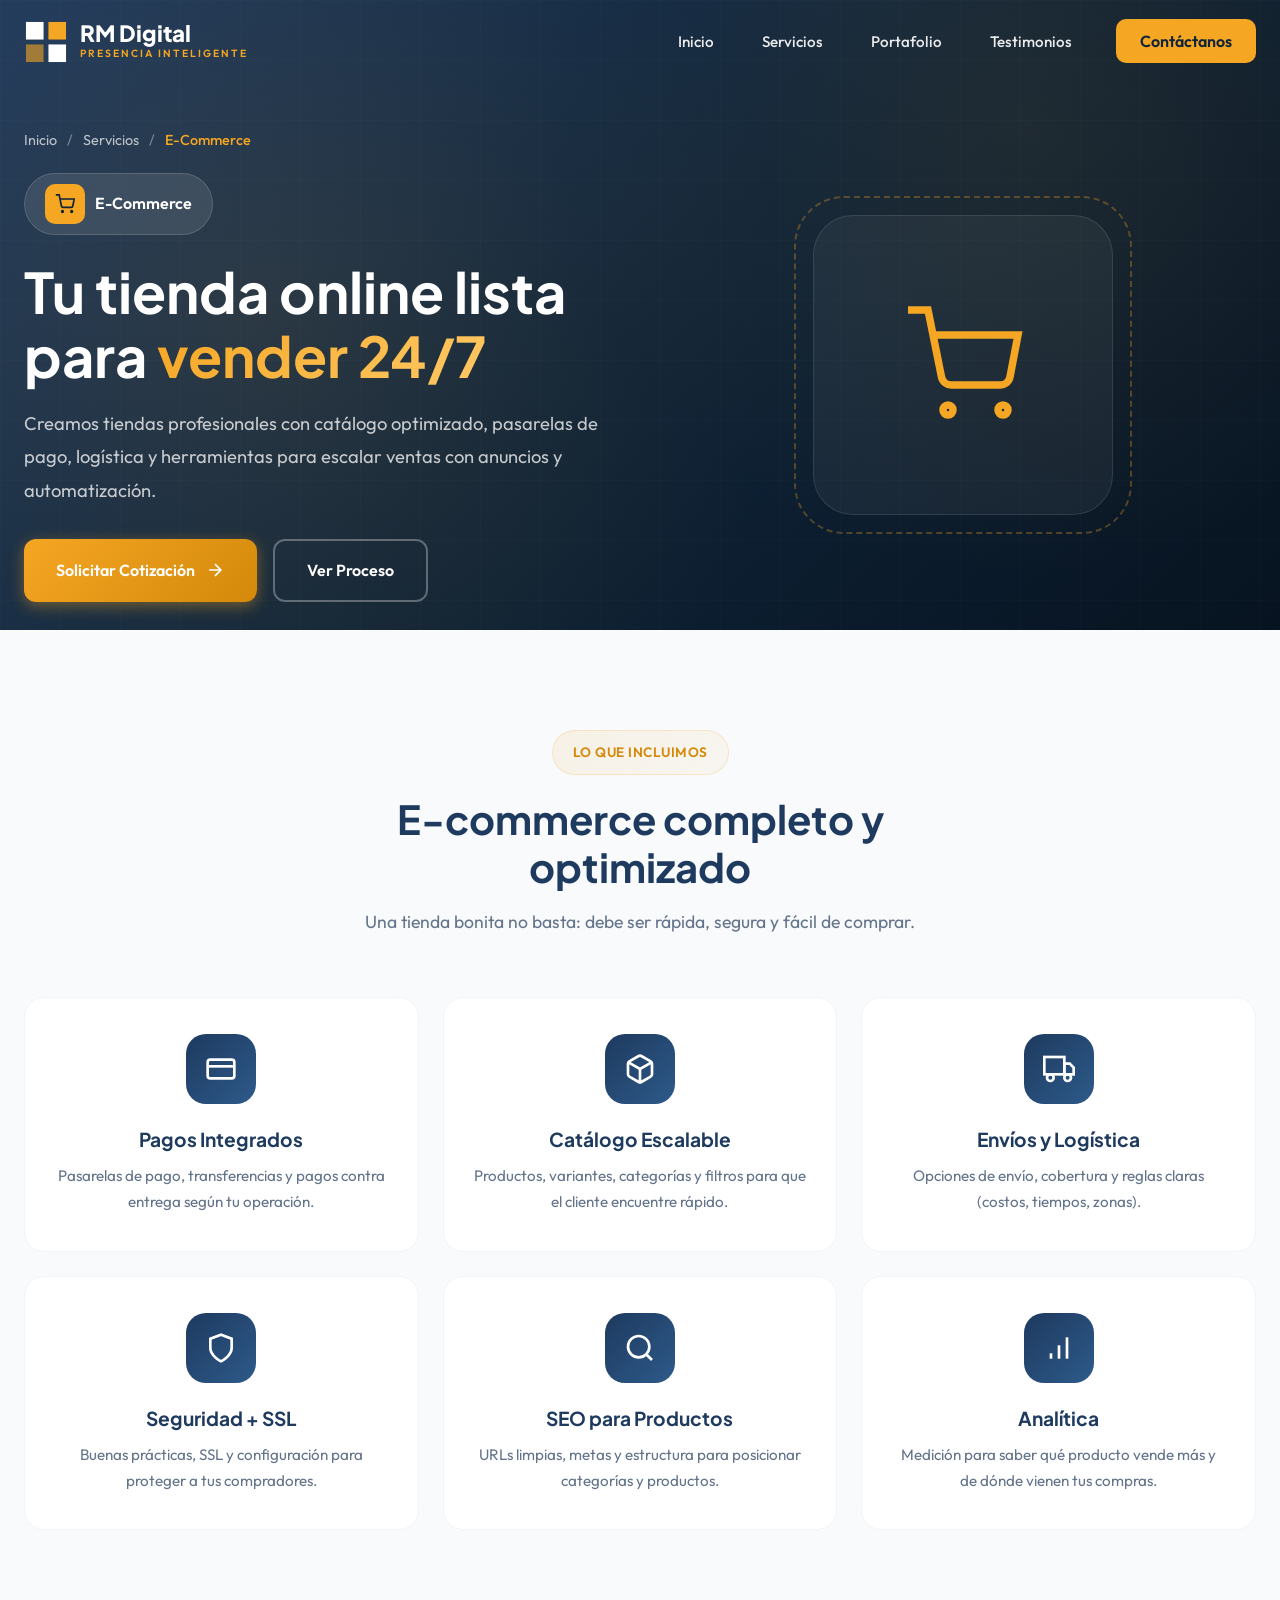
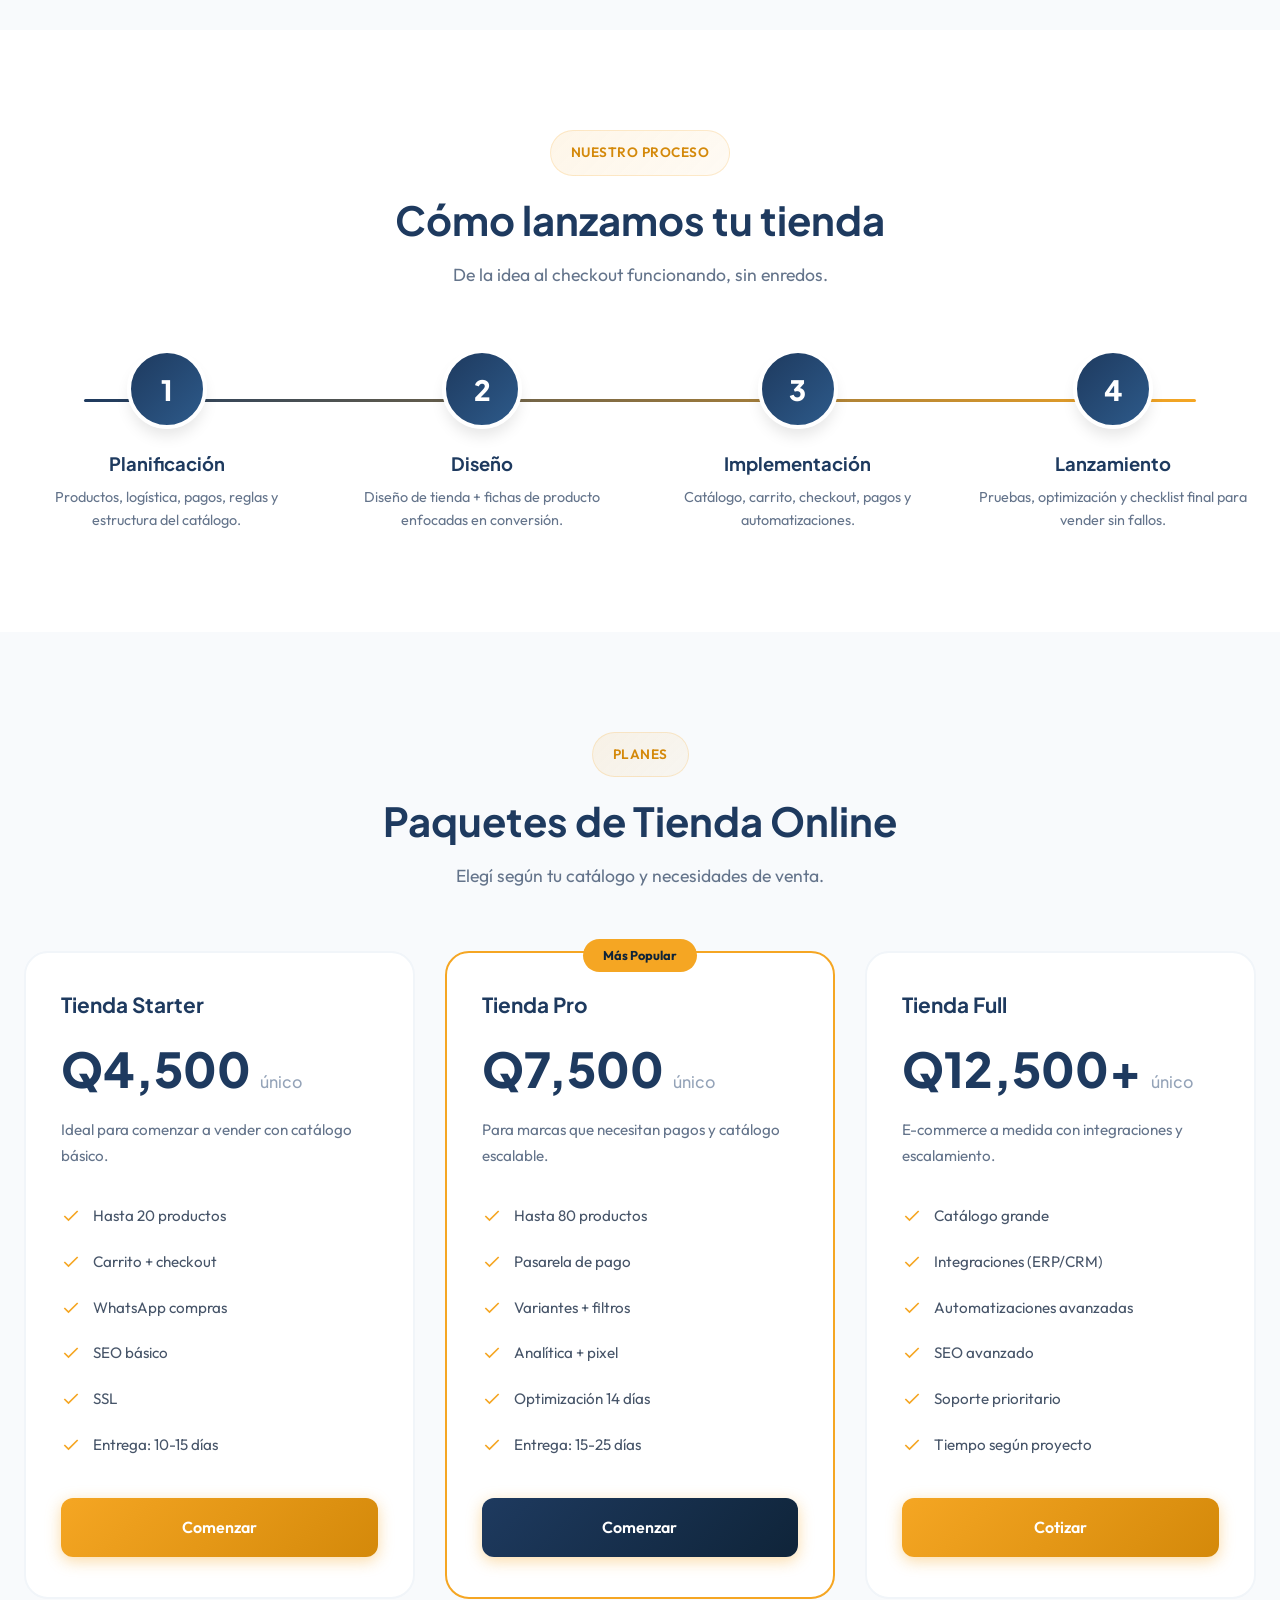
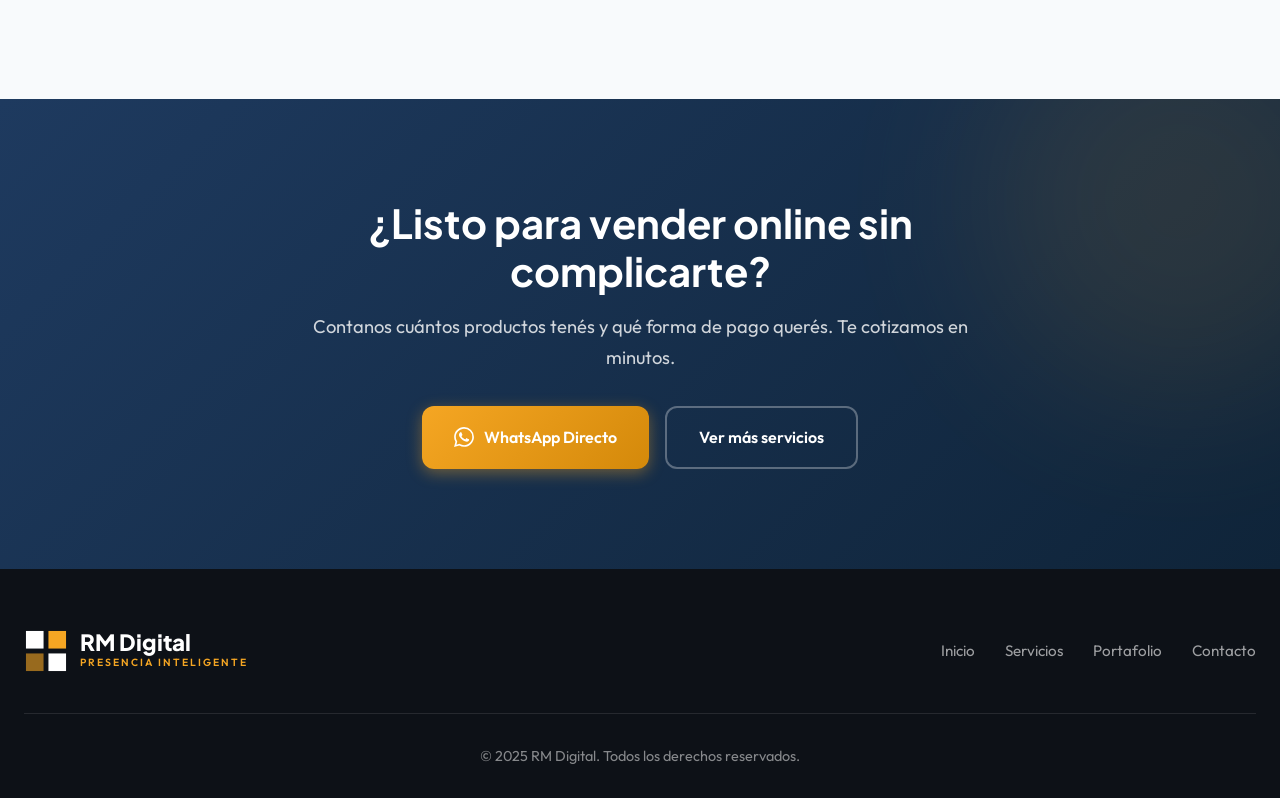
<file: servicio-ecommerce.html>
<!DOCTYPE html>
<html lang="es">
<head>
    <meta charset="UTF-8">
    <meta name="viewport" content="width=device-width, initial-scale=1.0">
    <meta name="description" content="E-Commerce - RM Digital. Tiendas online profesionales con pasarelas de pago, catálogo optimizado y herramientas para vender más.">
    <title>E-Commerce | RM Digital</title>

    <meta name="robots" content="index, follow, max-image-preview:large">
    <link rel="canonical" href="https://rmdigital.net/servicio-ecommerce.html">
    <meta property="og:locale" content="es_GT">
    <meta property="og:type" content="website">
    <meta property="og:title" content="E-Commerce | RM Digital">
    <meta property="og:description" content="Tiendas online con pagos, catalogo, inventario y una experiencia pensada para vender mejor.">
    <meta property="og:url" content="https://rmdigital.net/servicio-ecommerce.html">
    <meta property="og:site_name" content="RM Digital">
    <meta property="og:image" content="https://rmdigital.net/social-preview.svg">
    <meta name="twitter:card" content="summary_large_image">
    <meta name="twitter:title" content="E-Commerce | RM Digital">
    <meta name="twitter:description" content="Tiendas online con pagos, catalogo, inventario y una experiencia pensada para vender mejor.">
    <meta name="twitter:image" content="https://rmdigital.net/social-preview.svg">
    <link rel="icon" href="data:image/svg+xml,<svg xmlns='http://www.w3.org/2000/svg' viewBox='0 0 32 32'><rect x='2' y='2' width='12' height='12' fill='%231E3A5F'/><rect x='18' y='2' width='12' height='12' fill='%23F5A623'/><rect x='2' y='18' width='12' height='12' fill='%23F5A623' opacity='0.6'/><rect x='18' y='18' width='12' height='12' fill='%231E3A5F'/></svg>">

    <link rel="preconnect" href="https://fonts.googleapis.com">
    <link rel="preconnect" href="https://fonts.gstatic.com" crossorigin>
    <link href="https://fonts.googleapis.com/css2?family=Outfit:wght@300;400;500;600;700;800&family=Plus+Jakarta+Sans:wght@400;500;600;700;800&display=swap" rel="stylesheet">

    <style>
        :root {
            --primary: #1E3A5F;
            --primary-dark: #0f2439;
            --primary-light: #2d5a8a;
            --secondary: #F5A623;
            --secondary-dark: #d4890a;
            --secondary-light: #ffc966;
            --white: #FFFFFF;
            --gray-50: #f8fafc;
            --gray-100: #f1f5f9;
            --gray-200: #e2e8f0;
            --gray-300: #cbd5e1;
            --gray-400: #94a3b8;
            --gray-500: #64748b;
            --gray-600: #475569;
            --gray-700: #334155;
            --gray-800: #1e293b;
            --gray-900: #0f172a;
            --dark: #0D1117;

            --font-display: 'Plus Jakarta Sans', sans-serif;
            --font-body: 'Outfit', sans-serif;

            --shadow-sm: 0 1px 2px 0 rgb(0 0 0 / 0.05);
            --shadow-md: 0 4px 6px -1px rgb(0 0 0 / 0.1);
            --shadow-lg: 0 10px 15px -3px rgb(0 0 0 / 0.1);
            --shadow-xl: 0 20px 25px -5px rgb(0 0 0 / 0.1);
            --shadow-2xl: 0 25px 50px -12px rgb(0 0 0 / 0.25);
        }

        *, *::before, *::after { margin: 0; padding: 0; box-sizing: border-box; }
        html { scroll-behavior: smooth; }

        body {
            font-family: var(--font-body);
            color: var(--gray-700);
            line-height: 1.7;
            background: var(--white);
            overflow-x: hidden;
        }

        a { text-decoration: none; color: inherit; transition: all 0.3s ease; }
        img { max-width: 100%; height: auto; display: block; }
        ul, ol { list-style: none; }

        h1, h2, h3, h4, h5, h6 {
            font-family: var(--font-display);
            font-weight: 700;
            line-height: 1.2;
            color: var(--primary);
        }

        .container { width: 100%; max-width: 1280px; margin: 0 auto; padding: 0 24px; }

        /* Navbar */
        .navbar {
            position: fixed; top: 0; left: 0; right: 0; z-index: 1000;
            padding: 20px 0; transition: all 0.4s ease;
        }
        .navbar.scrolled {
            background: rgba(255, 255, 255, 0.98);
            backdrop-filter: blur(20px);
            padding: 12px 0;
            box-shadow: var(--shadow-lg);
        }
        .navbar .container { display: flex; align-items: center; justify-content: space-between; }

        .logo { display: flex; align-items: center; gap: 12px; z-index: 1001; }
        .logo-icon { width: 44px; height: 44px; }
        .logo-text { display: flex; flex-direction: column; }

        .logo-text .brand {
            font-family: var(--font-display);
            font-size: 1.4rem;
            font-weight: 800;
            color: var(--white);
            line-height: 1.1;
            transition: color 0.3s ease;
        }
        .navbar.scrolled .logo-text .brand { color: var(--primary); }

        .logo-text .tagline {
            font-size: 0.65rem;
            color: var(--secondary);
            letter-spacing: 2px;
            text-transform: uppercase;
            font-weight: 600;
        }

        .nav-menu { display: flex; align-items: center; gap: 8px; }

        .nav-link {
            padding: 10px 20px;
            font-size: 0.95rem;
            font-weight: 500;
            color: rgba(255, 255, 255, 0.9);
            border-radius: 8px;
            transition: all 0.3s ease;
        }
        .navbar.scrolled .nav-link { color: var(--gray-600); }
        .nav-link:hover { color: var(--secondary); background: rgba(245, 166, 35, 0.1); }

        .nav-cta {
            padding: 12px 24px;
            background: var(--secondary);
            color: var(--primary-dark) !important;
            font-weight: 600;
            border-radius: 10px;
            margin-left: 16px;
        }
        .nav-cta:hover {
            background: var(--white);
            color: var(--primary) !important;
            transform: translateY(-2px);
            box-shadow: var(--shadow-lg);
        }

        .menu-toggle {
            display: none;
            flex-direction: column;
            gap: 5px;
            cursor: pointer;
            z-index: 1001;
            padding: 10px;
        }
        .menu-toggle span {
            width: 26px;
            height: 3px;
            background: var(--white);
            border-radius: 3px;
            transition: all 0.3s ease;
        }
        .navbar.scrolled .menu-toggle span { background: var(--primary); }
        .menu-toggle.active span:nth-child(1) { transform: rotate(45deg) translate(5px, 5px); }
        .menu-toggle.active span:nth-child(2) { opacity: 0; }
        .menu-toggle.active span:nth-child(3) { transform: rotate(-45deg) translate(7px, -7px); }

        /* Buttons */
        .btn {
            display: inline-flex;
            align-items: center;
            justify-content: center;
            gap: 10px;
            padding: 16px 32px;
            font-family: var(--font-body);
            font-size: 1rem;
            font-weight: 600;
            border-radius: 12px;
            border: none;
            cursor: pointer;
            transition: all 0.3s ease;
        }
        .btn-primary {
            background: linear-gradient(135deg, var(--secondary) 0%, var(--secondary-dark) 100%);
            color: var(--white);
            box-shadow: 0 4px 15px rgba(245, 166, 35, 0.4);
        }
        .btn-primary:hover { transform: translateY(-2px); box-shadow: 0 8px 25px rgba(245, 166, 35, 0.5); }

        .btn-outline {
            background: transparent;
            color: var(--white);
            border: 2px solid rgba(255, 255, 255, 0.3);
        }
        .btn-outline:hover {
            background: var(--white);
            color: var(--primary);
            border-color: var(--white);
        }

        /* Service Hero */
        .service-hero {
            min-height: 70vh;
            display: flex;
            align-items: center;
            position: relative;
            background: linear-gradient(135deg, var(--primary) 0%, var(--primary-dark) 50%, #071320 100%);
            overflow: hidden;
            padding-top: 100px;
        }
        .service-hero-bg { position: absolute; inset: 0; z-index: 1; }
        .service-hero-bg::before {
            content: '';
            position: absolute;
            inset: 0;
            background-image:
                radial-gradient(circle at 20% 50%, rgba(245, 166, 35, 0.1) 0%, transparent 50%),
                radial-gradient(circle at 80% 20%, rgba(245, 166, 35, 0.08) 0%, transparent 40%);
        }
        .hero-grid {
            position: absolute; inset: 0;
            background-image:
                linear-gradient(rgba(255, 255, 255, 0.03) 1px, transparent 1px),
                linear-gradient(90deg, rgba(255, 255, 255, 0.03) 1px, transparent 1px);
            background-size: 60px 60px;
            opacity: 0.5;
        }

        .service-hero .container {
            position: relative;
            z-index: 2;
            display: grid;
            grid-template-columns: 1fr 1fr;
            gap: 60px;
            align-items: center;
        }
        .service-hero-content { animation: fadeInUp 1s ease-out; }
        @keyframes fadeInUp { from { opacity: 0; transform: translateY(30px);} to { opacity: 1; transform: translateY(0);} }

        .breadcrumb { display: flex; align-items: center; gap: 10px; margin-bottom: 20px; font-size: 0.9rem; }
        .breadcrumb a { color: rgba(255, 255, 255, 0.7); }
        .breadcrumb a:hover { color: var(--secondary); }
        .breadcrumb span { color: rgba(255, 255, 255, 0.4); }
        .breadcrumb .current { color: var(--secondary); font-weight: 500; }

        .service-badge {
            display: inline-flex;
            align-items: center;
            gap: 10px;
            background: rgba(255, 255, 255, 0.1);
            backdrop-filter: blur(10px);
            padding: 10px 20px;
            border-radius: 50px;
            margin-bottom: 24px;
            border: 1px solid rgba(255, 255, 255, 0.15);
        }
        .service-badge .icon {
            width: 40px; height: 40px;
            background: var(--secondary);
            border-radius: 10px;
            display: flex; align-items: center; justify-content: center;
        }
        .service-badge .icon svg {
            width: 20px; height: 20px;
            stroke: var(--primary-dark);
            stroke-width: 2;
            fill: none;
        }
        .service-badge span { color: var(--white); font-weight: 600; }

        .service-hero h1 {
            font-size: clamp(2.25rem, 4.5vw, 3.5rem);
            color: var(--white);
            margin-bottom: 20px;
            line-height: 1.15;
        }
        .service-hero h1 .highlight {
            background: linear-gradient(135deg, var(--secondary) 0%, var(--secondary-light) 100%);
            -webkit-background-clip: text;
            -webkit-text-fill-color: transparent;
            background-clip: text;
        }
        .service-hero-text {
            font-size: 1.15rem;
            color: rgba(255, 255, 255, 0.75);
            margin-bottom: 32px;
            line-height: 1.8;
        }
        .service-hero-buttons { display: flex; gap: 16px; flex-wrap: wrap; }

        .service-hero-visual {
            display: flex; justify-content: center; align-items: center;
            animation: fadeInUp 1s ease-out 0.2s backwards;
        }
        .service-icon-large {
            width: 300px; height: 300px;
            background: rgba(255, 255, 255, 0.05);
            border-radius: 40px;
            display: flex; align-items: center; justify-content: center;
            border: 1px solid rgba(255, 255, 255, 0.1);
            position: relative;
        }
        .service-icon-large::before {
            content: '';
            position: absolute;
            inset: -20px;
            border: 2px dashed rgba(245, 166, 35, 0.3);
            border-radius: 50px;
            animation: rotate 30s linear infinite;
        }
        @keyframes rotate { from { transform: rotate(0deg);} to { transform: rotate(360deg);} }

        .service-icon-large svg { width: 120px; height: 120px; stroke: var(--secondary); stroke-width: 1.5; fill: none; }

        /* Sections */
        .section { padding: 100px 0; }
        .section-header { text-align: center; max-width: 700px; margin: 0 auto 60px; }
        .section-tag {
            display: inline-flex;
            align-items: center;
            gap: 8px;
            background: linear-gradient(135deg, rgba(245, 166, 35, 0.1) 0%, rgba(245, 166, 35, 0.05) 100%);
            color: var(--secondary-dark);
            padding: 10px 20px;
            border-radius: 50px;
            font-size: 0.85rem;
            font-weight: 600;
            letter-spacing: 0.5px;
            text-transform: uppercase;
            margin-bottom: 20px;
            border: 1px solid rgba(245, 166, 35, 0.2);
        }
        .section-title { font-size: clamp(1.75rem, 3.5vw, 2.5rem); margin-bottom: 16px; }
        .section-subtitle { font-size: 1.1rem; color: var(--gray-500); }

        /* Features */
        .features { background: var(--gray-50); }
        .features-grid { display: grid; grid-template-columns: repeat(3, 1fr); gap: 24px; }

        .feature-card {
            background: var(--white);
            padding: 36px 30px;
            border-radius: 20px;
            border: 1px solid var(--gray-100);
            transition: all 0.4s ease;
            text-align: center;
        }
        .feature-card:hover {
            transform: translateY(-8px);
            box-shadow: var(--shadow-xl);
            border-color: transparent;
        }

        .feature-icon {
            width: 70px; height: 70px;
            background: linear-gradient(135deg, var(--primary) 0%, var(--primary-light) 100%);
            border-radius: 20px;
            display: flex; align-items: center; justify-content: center;
            margin: 0 auto 24px;
            transition: all 0.4s ease;
        }
        .feature-card:hover .feature-icon {
            background: linear-gradient(135deg, var(--secondary) 0%, var(--secondary-dark) 100%);
            transform: scale(1.1) rotate(5deg);
        }
        .feature-icon svg { width: 32px; height: 32px; stroke: var(--white); stroke-width: 2; fill: none; }

        .feature-card h3 { font-size: 1.2rem; margin-bottom: 12px; }
        .feature-card p { color: var(--gray-500); font-size: 0.95rem; }

        /* Process */
        .process { background: var(--white); }
        .process-timeline {
            display: grid;
            grid-template-columns: repeat(4, 1fr);
            gap: 30px;
            position: relative;
        }
        .process-timeline::before {
            content: '';
            position: absolute;
            top: 50px;
            left: 60px;
            right: 60px;
            height: 3px;
            background: linear-gradient(90deg, var(--primary), var(--secondary));
            border-radius: 3px;
        }
        .process-step { text-align: center; position: relative; }
        .step-number {
            width: 80px; height: 80px;
            background: linear-gradient(135deg, var(--primary) 0%, var(--primary-light) 100%);
            border-radius: 50%;
            display: flex; align-items: center; justify-content: center;
            margin: 0 auto 24px;
            font-family: var(--font-display);
            font-size: 1.75rem;
            font-weight: 800;
            color: var(--white);
            position: relative;
            z-index: 2;
            border: 4px solid var(--white);
            box-shadow: var(--shadow-lg);
            transition: all 0.4s ease;
        }
        .process-step:hover .step-number {
            background: linear-gradient(135deg, var(--secondary) 0%, var(--secondary-dark) 100%);
            transform: scale(1.1);
        }
        .process-step h3 { font-size: 1.15rem; margin-bottom: 10px; }
        .process-step p { color: var(--gray-500); font-size: 0.9rem; line-height: 1.6; }

        /* Pricing */
        .pricing { background: var(--gray-50); }
        .pricing-grid { display: grid; grid-template-columns: repeat(3, 1fr); gap: 30px; }

        .pricing-card {
            background: var(--white);
            border-radius: 24px;
            padding: 40px 35px;
            border: 2px solid var(--gray-100);
            transition: all 0.4s ease;
            position: relative;
        }
        .pricing-card.featured { border-color: var(--secondary); transform: scale(1.05); }
        .pricing-card.featured::before {
            content: 'Más Popular';
            position: absolute;
            top: -14px;
            left: 50%;
            transform: translateX(-50%);
            background: var(--secondary);
            color: var(--primary-dark);
            padding: 6px 20px;
            border-radius: 50px;
            font-size: 0.8rem;
            font-weight: 700;
        }
        .pricing-card:hover { box-shadow: var(--shadow-xl); }
        .pricing-card h3 { font-size: 1.3rem; margin-bottom: 10px; }
        .pricing-card .price {
            font-family: var(--font-display);
            font-size: 3rem;
            font-weight: 800;
            color: var(--primary);
            margin-bottom: 8px;
        }
        .pricing-card .price span { font-size: 1rem; font-weight: 500; color: var(--gray-400); }
        .pricing-card .description { color: var(--gray-500); margin-bottom: 24px; font-size: 0.95rem; }

        .pricing-features { margin-bottom: 30px; }
        .pricing-features li {
            display: flex; align-items: center; gap: 12px;
            padding: 10px 0;
            color: var(--gray-600);
            font-size: 0.95rem;
        }
        .pricing-features li svg {
            width: 20px; height: 20px;
            stroke: var(--secondary);
            stroke-width: 2;
            fill: none;
            flex-shrink: 0;
        }
        .pricing-card .btn { width: 100%; }
        .pricing-card.featured .btn { background: linear-gradient(135deg, var(--primary) 0%, var(--primary-dark) 100%); }

        /* CTA */
        .cta {
            background: linear-gradient(135deg, var(--primary) 0%, var(--primary-dark) 100%);
            padding: 100px 0;
            position: relative;
            overflow: hidden;
        }
        .cta::before {
            content: '';
            position: absolute;
            top: -100px;
            right: -100px;
            width: 400px;
            height: 400px;
            background: var(--secondary);
            opacity: 0.1;
            border-radius: 50%;
            filter: blur(80px);
        }
        .cta-content {
            text-align: center;
            position: relative;
            z-index: 1;
            max-width: 700px;
            margin: 0 auto;
        }
        .cta h2 { color: var(--white); font-size: clamp(1.75rem, 3.5vw, 2.5rem); margin-bottom: 16px; }
        .cta p { color: rgba(255, 255, 255, 0.8); font-size: 1.15rem; margin-bottom: 32px; }
        .cta-buttons { display: flex; gap: 16px; justify-content: center; flex-wrap: wrap; }

        /* Footer */
        .footer { background: var(--dark); padding: 60px 0 30px; }
        .footer-content { display: flex; justify-content: space-between; align-items: center; flex-wrap: wrap; gap: 20px; }
        .footer .logo-text .brand { color: var(--white); }
        .footer-links { display: flex; gap: 30px; }
        .footer-links a { color: rgba(255, 255, 255, 0.6); font-size: 0.95rem; }
        .footer-links a:hover { color: var(--secondary); }
        .footer-bottom {
            margin-top: 40px;
            padding-top: 30px;
            border-top: 1px solid rgba(255, 255, 255, 0.1);
            text-align: center;
        }
        .footer-bottom p { color: rgba(255, 255, 255, 0.5); font-size: 0.9rem; }

        /* Animations */
        .fade-up { opacity: 0; transform: translateY(30px); transition: all 0.8s ease; }
        .fade-up.visible { opacity: 1; transform: translateY(0); }
        .stagger-1 { transition-delay: 0.1s; }
        .stagger-2 { transition-delay: 0.2s; }
        .stagger-3 { transition-delay: 0.3s; }
        .stagger-4 { transition-delay: 0.4s; }

        /* Responsive */
        @media (max-width: 1024px) {
            .service-hero .container { grid-template-columns: 1fr; text-align: center; }
            .service-hero-visual { display: none; }
            .service-hero-buttons { justify-content: center; }
            .features-grid, .pricing-grid { grid-template-columns: repeat(2, 1fr); }
            .pricing-card.featured { transform: none; }
            .process-timeline { grid-template-columns: repeat(2, 1fr); }
            .process-timeline::before { display: none; }
        }
        @media (max-width: 768px) {
            .menu-toggle { display: flex; }
            .nav-menu {
                position: fixed; top: 0; left: 0; right: 0; bottom: 0;
                background: linear-gradient(135deg, var(--primary) 0%, var(--primary-dark) 100%);
                flex-direction: column;
                justify-content: center;
                align-items: center;
                gap: 20px;
                opacity: 0;
                visibility: hidden;
                transition: all 0.4s ease;
            }
            .nav-menu.active { opacity: 1; visibility: visible; }
            .nav-link { font-size: 1.3rem; color: var(--white) !important; }
            .nav-cta { margin-left: 0; margin-top: 20px; }
            .section { padding: 70px 0; }
            .features-grid, .pricing-grid, .process-timeline { grid-template-columns: 1fr; }
            .breadcrumb { justify-content: center; }
            .footer-content { flex-direction: column; text-align: center; }
            .footer-links { flex-wrap: wrap; justify-content: center; }
        }
        @media (max-width: 480px) {
            .container { padding: 0 16px; }
            .service-hero-buttons { flex-direction: column; }
            .service-hero-buttons .btn { width: 100%; }
            .cta-buttons { flex-direction: column; }
            .cta-buttons .btn { width: 100%; }
        }
    </style>
</head>
<body>
    <!-- Navbar -->
    <nav class="navbar" id="navbar">
        <div class="container">
            <a href="index.html" class="logo">
                <svg class="logo-icon" viewBox="0 0 45 45" fill="none">
                    <rect x="2" y="2" width="18" height="18" fill="#FFFFFF"/>
                    <rect x="25" y="2" width="18" height="18" fill="#F5A623"/>
                    <rect x="2" y="25" width="18" height="18" fill="#F5A623" opacity="0.6"/>
                    <rect x="25" y="25" width="18" height="18" fill="#FFFFFF"/>
                </svg>
                <div class="logo-text">
                    <span class="brand">RM Digital</span>
                    <span class="tagline">Presencia Inteligente</span>
                </div>
            </a>

            <ul class="nav-menu" id="navMenu">
                <li><a href="index.html" class="nav-link">Inicio</a></li>
                <li><a href="index.html#servicios" class="nav-link">Servicios</a></li>
                <li><a href="index.html#portafolio" class="nav-link">Portafolio</a></li>
                <li><a href="index.html#testimonios" class="nav-link">Testimonios</a></li>
                <li><a href="index.html#contacto" class="nav-cta">Contáctanos</a></li>
            </ul>

            <div class="menu-toggle" id="menuToggle">
                <span></span><span></span><span></span>
            </div>
        </div>
    </nav>

    <!-- Service Hero -->
    <section class="service-hero">
        <div class="service-hero-bg">
            <div class="hero-grid"></div>
        </div>

        <div class="container">
            <div class="service-hero-content">
                <nav class="breadcrumb">
                    <a href="index.html">Inicio</a>
                    <span>/</span>
                    <a href="index.html#servicios">Servicios</a>
                    <span>/</span>
                    <span class="current">E-Commerce</span>
                </nav>

                <div class="service-badge">
                    <div class="icon">
                        <!-- Shopping Cart -->
                        <svg viewBox="0 0 24 24">
                            <circle cx="9" cy="21" r="1"/>
                            <circle cx="20" cy="21" r="1"/>
                            <path d="M1 1h4l2.7 13.4a2 2 0 0 0 2 1.6h9.7a2 2 0 0 0 2-1.6L23 6H6"/>
                        </svg>
                    </div>
                    <span>E-Commerce</span>
                </div>

                <h1>Tu tienda online lista para <span class="highlight">vender 24/7</span></h1>

                <p class="service-hero-text">
                    Creamos tiendas profesionales con catálogo optimizado, pasarelas de pago, logística y herramientas
                    para escalar ventas con anuncios y automatización.
                </p>

                <div class="service-hero-buttons">
                    <a href="index.html#contacto" class="btn btn-primary">
                        Solicitar Cotización
                        <svg width="20" height="20" viewBox="0 0 24 24" fill="none" stroke="currentColor" stroke-width="2">
                            <path d="M5 12h14M12 5l7 7-7 7"/>
                        </svg>
                    </a>
                    <a href="#proceso" class="btn btn-outline">Ver Proceso</a>
                </div>
            </div>

            <div class="service-hero-visual">
                <div class="service-icon-large">
                    <!-- Shopping Cart -->
                    <svg viewBox="0 0 24 24">
                        <circle cx="9" cy="21" r="1"/>
                        <circle cx="20" cy="21" r="1"/>
                        <path d="M1 1h4l2.7 13.4a2 2 0 0 0 2 1.6h9.7a2 2 0 0 0 2-1.6L23 6H6"/>
                    </svg>
                </div>
            </div>
        </div>
    </section>

    <!-- Features Section -->
    <section class="features section">
        <div class="container">
            <div class="section-header fade-up">
                <span class="section-tag">Lo que incluimos</span>
                <h2 class="section-title">E-commerce completo y optimizado</h2>
                <p class="section-subtitle">Una tienda bonita no basta: debe ser rápida, segura y fácil de comprar.</p>
            </div>

            <div class="features-grid">
                <div class="feature-card fade-up stagger-1">
                    <div class="feature-icon">
                        <!-- Credit card -->
                        <svg viewBox="0 0 24 24">
                            <rect x="2" y="5" width="20" height="14" rx="2"/>
                            <line x1="2" y1="10" x2="22" y2="10"/>
                        </svg>
                    </div>
                    <h3>Pagos Integrados</h3>
                    <p>Pasarelas de pago, transferencias y pagos contra entrega según tu operación.</p>
                </div>

                <div class="feature-card fade-up stagger-2">
                    <div class="feature-icon">
                        <!-- Package -->
                        <svg viewBox="0 0 24 24">
                            <path d="M21 16V8a2 2 0 0 0-1-1.73l-7-4a2 2 0 0 0-2 0l-7 4A2 2 0 0 0 3 8v8a2 2 0 0 0 1 1.73l7 4a2 2 0 0 0 2 0l7-4A2 2 0 0 0 21 16z"/>
                            <polyline points="3.27 6.96 12 12.01 20.73 6.96"/>
                            <line x1="12" y1="22.08" x2="12" y2="12"/>
                        </svg>
                    </div>
                    <h3>Catálogo Escalable</h3>
                    <p>Productos, variantes, categorías y filtros para que el cliente encuentre rápido.</p>
                </div>

                <div class="feature-card fade-up stagger-3">
                    <div class="feature-icon">
                        <!-- Truck -->
                        <svg viewBox="0 0 24 24">
                            <rect x="1" y="3" width="15" height="13"/>
                            <polygon points="16 8 20 8 23 11 23 16 16 16 16 8"/>
                            <circle cx="5.5" cy="18.5" r="2.5"/>
                            <circle cx="18.5" cy="18.5" r="2.5"/>
                        </svg>
                    </div>
                    <h3>Envíos y Logística</h3>
                    <p>Opciones de envío, cobertura y reglas claras (costos, tiempos, zonas).</p>
                </div>

                <div class="feature-card fade-up stagger-1">
                    <div class="feature-icon">
                        <!-- Shield -->
                        <svg viewBox="0 0 24 24">
                            <path d="M12 22s8-4 8-10V5l-8-3-8 3v7c0 6 8 10 8 10z"/>
                        </svg>
                    </div>
                    <h3>Seguridad + SSL</h3>
                    <p>Buenas prácticas, SSL y configuración para proteger a tus compradores.</p>
                </div>

                <div class="feature-card fade-up stagger-2">
                    <div class="feature-icon">
                        <!-- Search -->
                        <svg viewBox="0 0 24 24">
                            <circle cx="11" cy="11" r="8"/>
                            <line x1="21" y1="21" x2="16.65" y2="16.65"/>
                        </svg>
                    </div>
                    <h3>SEO para Productos</h3>
                    <p>URLs limpias, metas y estructura para posicionar categorías y productos.</p>
                </div>

                <div class="feature-card fade-up stagger-3">
                    <div class="feature-icon">
                        <!-- Bar chart -->
                        <svg viewBox="0 0 24 24">
                            <line x1="12" y1="20" x2="12" y2="10"/>
                            <line x1="18" y1="20" x2="18" y2="4"/>
                            <line x1="6" y1="20" x2="6" y2="16"/>
                        </svg>
                    </div>
                    <h3>Analítica</h3>
                    <p>Medición para saber qué producto vende más y de dónde vienen tus compras.</p>
                </div>
            </div>
        </div>
    </section>

    <!-- Process Section -->
    <section class="process section" id="proceso">
        <div class="container">
            <div class="section-header fade-up">
                <span class="section-tag">Nuestro Proceso</span>
                <h2 class="section-title">Cómo lanzamos tu tienda</h2>
                <p class="section-subtitle">De la idea al checkout funcionando, sin enredos.</p>
            </div>

            <div class="process-timeline">
                <div class="process-step fade-up stagger-1">
                    <div class="step-number">1</div>
                    <h3>Planificación</h3>
                    <p>Productos, logística, pagos, reglas y estructura del catálogo.</p>
                </div>
                <div class="process-step fade-up stagger-2">
                    <div class="step-number">2</div>
                    <h3>Diseño</h3>
                    <p>Diseño de tienda + fichas de producto enfocadas en conversión.</p>
                </div>
                <div class="process-step fade-up stagger-3">
                    <div class="step-number">3</div>
                    <h3>Implementación</h3>
                    <p>Catálogo, carrito, checkout, pagos y automatizaciones.</p>
                </div>
                <div class="process-step fade-up stagger-4">
                    <div class="step-number">4</div>
                    <h3>Lanzamiento</h3>
                    <p>Pruebas, optimización y checklist final para vender sin fallos.</p>
                </div>
            </div>
        </div>
    </section>

    <!-- Pricing Section -->
    <section class="pricing section">
        <div class="container">
            <div class="section-header fade-up">
                <span class="section-tag">Planes</span>
                <h2 class="section-title">Paquetes de Tienda Online</h2>
                <p class="section-subtitle">Elegí según tu catálogo y necesidades de venta.</p>
            </div>

            <div class="pricing-grid">
                <div class="pricing-card fade-up stagger-1">
                    <h3>Tienda Starter</h3>
                    <div class="price">Q4,500 <span>único</span></div>
                    <p class="description">Ideal para comenzar a vender con catálogo básico.</p>
                    <ul class="pricing-features">
                        <li><svg viewBox="0 0 24 24"><polyline points="20 6 9 17 4 12"/></svg> Hasta 20 productos</li>
                        <li><svg viewBox="0 0 24 24"><polyline points="20 6 9 17 4 12"/></svg> Carrito + checkout</li>
                        <li><svg viewBox="0 0 24 24"><polyline points="20 6 9 17 4 12"/></svg> WhatsApp compras</li>
                        <li><svg viewBox="0 0 24 24"><polyline points="20 6 9 17 4 12"/></svg> SEO básico</li>
                        <li><svg viewBox="0 0 24 24"><polyline points="20 6 9 17 4 12"/></svg> SSL</li>
                        <li><svg viewBox="0 0 24 24"><polyline points="20 6 9 17 4 12"/></svg> Entrega: 10-15 días</li>
                    </ul>
                    <a href="index.html#contacto" class="btn btn-primary">Comenzar</a>
                </div>

                <div class="pricing-card featured fade-up stagger-2">
                    <h3>Tienda Pro</h3>
                    <div class="price">Q7,500 <span>único</span></div>
                    <p class="description">Para marcas que necesitan pagos y catálogo escalable.</p>
                    <ul class="pricing-features">
                        <li><svg viewBox="0 0 24 24"><polyline points="20 6 9 17 4 12"/></svg> Hasta 80 productos</li>
                        <li><svg viewBox="0 0 24 24"><polyline points="20 6 9 17 4 12"/></svg> Pasarela de pago</li>
                        <li><svg viewBox="0 0 24 24"><polyline points="20 6 9 17 4 12"/></svg> Variantes + filtros</li>
                        <li><svg viewBox="0 0 24 24"><polyline points="20 6 9 17 4 12"/></svg> Analítica + pixel</li>
                        <li><svg viewBox="0 0 24 24"><polyline points="20 6 9 17 4 12"/></svg> Optimización 14 días</li>
                        <li><svg viewBox="0 0 24 24"><polyline points="20 6 9 17 4 12"/></svg> Entrega: 15-25 días</li>
                    </ul>
                    <a href="index.html#contacto" class="btn btn-primary">Comenzar</a>
                </div>

                <div class="pricing-card fade-up stagger-3">
                    <h3>Tienda Full</h3>
                    <div class="price">Q12,500+ <span>único</span></div>
                    <p class="description">E-commerce a medida con integraciones y escalamiento.</p>
                    <ul class="pricing-features">
                        <li><svg viewBox="0 0 24 24"><polyline points="20 6 9 17 4 12"/></svg> Catálogo grande</li>
                        <li><svg viewBox="0 0 24 24"><polyline points="20 6 9 17 4 12"/></svg> Integraciones (ERP/CRM)</li>
                        <li><svg viewBox="0 0 24 24"><polyline points="20 6 9 17 4 12"/></svg> Automatizaciones avanzadas</li>
                        <li><svg viewBox="0 0 24 24"><polyline points="20 6 9 17 4 12"/></svg> SEO avanzado</li>
                        <li><svg viewBox="0 0 24 24"><polyline points="20 6 9 17 4 12"/></svg> Soporte prioritario</li>
                        <li><svg viewBox="0 0 24 24"><polyline points="20 6 9 17 4 12"/></svg> Tiempo según proyecto</li>
                    </ul>
                    <a href="index.html#contacto" class="btn btn-primary">Cotizar</a>
                </div>
            </div>
        </div>
    </section>

    <!-- CTA Section -->
    <section class="cta">
        <div class="container">
            <div class="cta-content fade-up">
                <h2>¿Listo para vender online sin complicarte?</h2>
                <p>Contanos cuántos productos tenés y qué forma de pago querés. Te cotizamos en minutos.</p>
                <div class="cta-buttons">
                    <a href="https://wa.me/50245610507?text=Hola%20RM%20Digital,%20quiero%20cotizar%20una%20Tienda%20Online.%20Tengo%20aprox.%20___%20productos%20y%20me%20interesa%20integrar%20pagos%20y%20env%C3%ADos." class="btn btn-primary" target="_blank" rel="noopener">
                        <svg width="20" height="20" viewBox="0 0 24 24" fill="currentColor">
                            <path d="M17.472 14.382c-.297-.149-1.758-.867-2.03-.967-.273-.099-.471-.148-.67.15-.197.297-.767.966-.94 1.164-.173.199-.347.223-.644.075-.297-.15-1.255-.463-2.39-1.475-.883-.788-1.48-1.761-1.653-2.059-.173-.297-.018-.458.13-.606.134-.133.298-.347.446-.52.149-.174.198-.298.298-.497.099-.198.05-.371-.025-.52-.075-.149-.669-1.612-.916-2.207-.242-.579-.487-.5-.669-.51-.173-.008-.371-.01-.57-.01-.198 0-.52.074-.792.372-.272.297-1.04 1.016-1.04 2.479 0 1.462 1.065 2.875 1.213 3.074.149.198 2.096 3.2 5.077 4.487.709.306 1.262.489 1.694.625.712.227 1.36.195 1.871.118.571-.085 1.758-.719 2.006-1.413.248-.694.248-1.289.173-1.413-.074-.124-.272-.198-.57-.347m-5.421 7.403h-.004a9.87 9.87 0 01-5.031-1.378l-.361-.214-3.741.982.998-3.648-.235-.374a9.86 9.86 0 01-1.51-5.26c.001-5.45 4.436-9.884 9.888-9.884 2.64 0 5.122 1.03 6.988 2.898a9.825 9.825 0 012.893 6.994c-.003 5.45-4.437 9.884-9.885 9.884m8.413-18.297A11.815 11.815 0 0012.05 0C5.495 0 .16 5.335.157 11.892c0 2.096.547 4.142 1.588 5.945L.057 24l6.305-1.654a11.882 11.882 0 005.683 1.448h.005c6.554 0 11.89-5.335 11.893-11.893a11.821 11.821 0 00-3.48-8.413z"/>
                        </svg>
                        WhatsApp Directo
                    </a>
                    <a href="index.html#servicios" class="btn btn-outline">Ver más servicios</a>
                </div>
            </div>
        </div>
    </section>

    <!-- Footer -->
    <footer class="footer">
        <div class="container">
            <div class="footer-content">
                <a href="index.html" class="logo">
                    <svg class="logo-icon" viewBox="0 0 45 45" fill="none">
                        <rect x="2" y="2" width="18" height="18" fill="#FFFFFF"/>
                        <rect x="25" y="2" width="18" height="18" fill="#F5A623"/>
                        <rect x="2" y="25" width="18" height="18" fill="#F5A623" opacity="0.6"/>
                        <rect x="25" y="25" width="18" height="18" fill="#FFFFFF"/>
                    </svg>
                    <div class="logo-text">
                        <span class="brand">RM Digital</span>
                        <span class="tagline">Presencia Inteligente</span>
                    </div>
                </a>

                <div class="footer-links">
                    <a href="index.html">Inicio</a>
                    <a href="index.html#servicios">Servicios</a>
                    <a href="index.html#portafolio">Portafolio</a>
                    <a href="index.html#contacto">Contacto</a>
                </div>
            </div>

            <div class="footer-bottom">
                <p>&copy; 2025 RM Digital. Todos los derechos reservados.</p>
            </div>
        </div>
    </footer>

    <script>
        document.addEventListener('DOMContentLoaded', function() {
            const navbar = document.getElementById('navbar');

            function handleScroll() {
                if (window.scrollY > 50) navbar.classList.add('scrolled');
                else navbar.classList.remove('scrolled');
            }

            window.addEventListener('scroll', handleScroll);
            handleScroll();

            const menuToggle = document.getElementById('menuToggle');
            const navMenu = document.getElementById('navMenu');

            menuToggle.addEventListener('click', function() {
                this.classList.toggle('active');
                navMenu.classList.toggle('active');
                document.body.style.overflow = navMenu.classList.contains('active') ? 'hidden' : '';
            });

            document.querySelectorAll('.nav-link, .nav-cta').forEach(link => {
                link.addEventListener('click', function() {
                    menuToggle.classList.remove('active');
                    navMenu.classList.remove('active');
                    document.body.style.overflow = '';
                });
            });

            document.querySelectorAll('a[href^="#"]').forEach(anchor => {
                anchor.addEventListener('click', function(e) {
                    e.preventDefault();
                    const target = document.querySelector(this.getAttribute('href'));
                    if (target) {
                        const offset = 80;
                        const position = target.getBoundingClientRect().top + window.pageYOffset - offset;
                        window.scrollTo({ top: position, behavior: 'smooth' });
                    }
                });
            });

            const fadeElements = document.querySelectorAll('.fade-up');
            const observer = new IntersectionObserver((entries) => {
                entries.forEach(entry => {
                    if (entry.isIntersecting) {
                        entry.target.classList.add('visible');
                        observer.unobserve(entry.target);
                    }
                });
            }, { threshold: 0.1 });

            fadeElements.forEach(el => observer.observe(el));
        });
    </script>
</body>
</html>
</file>
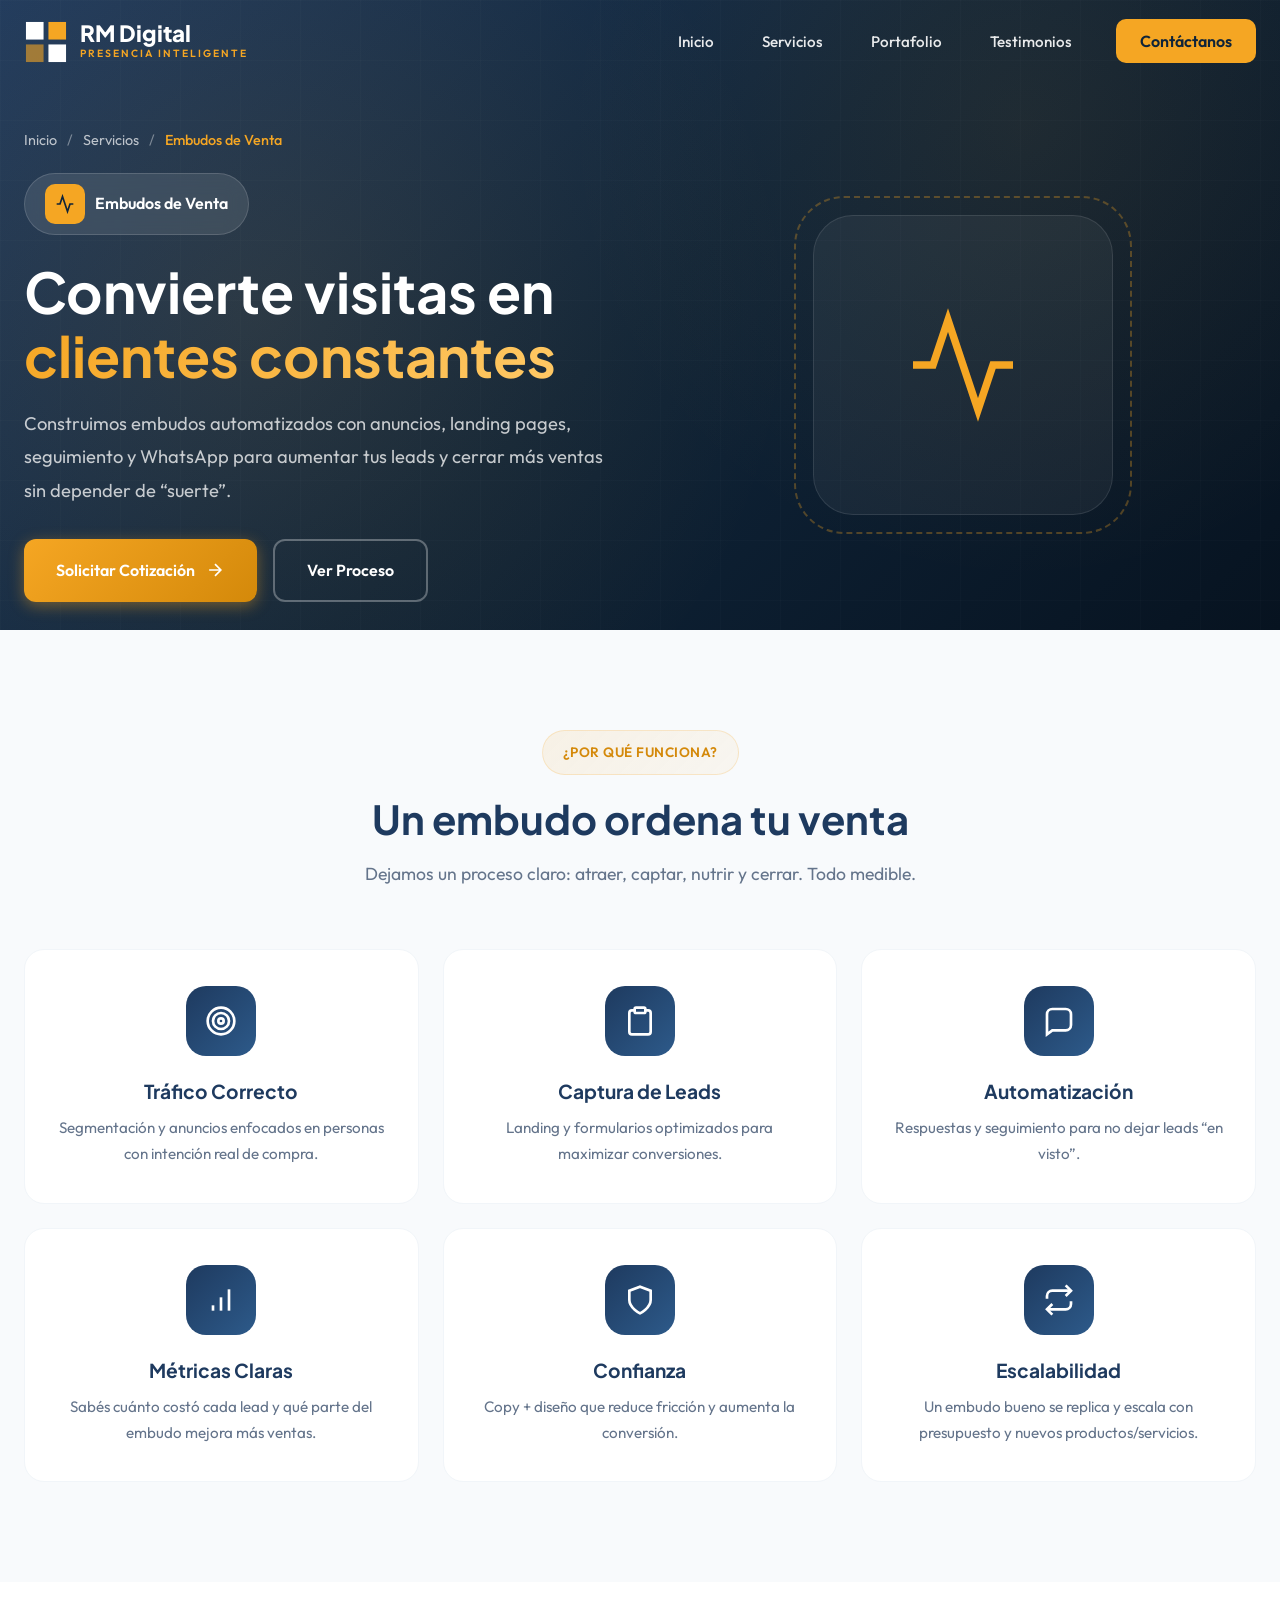
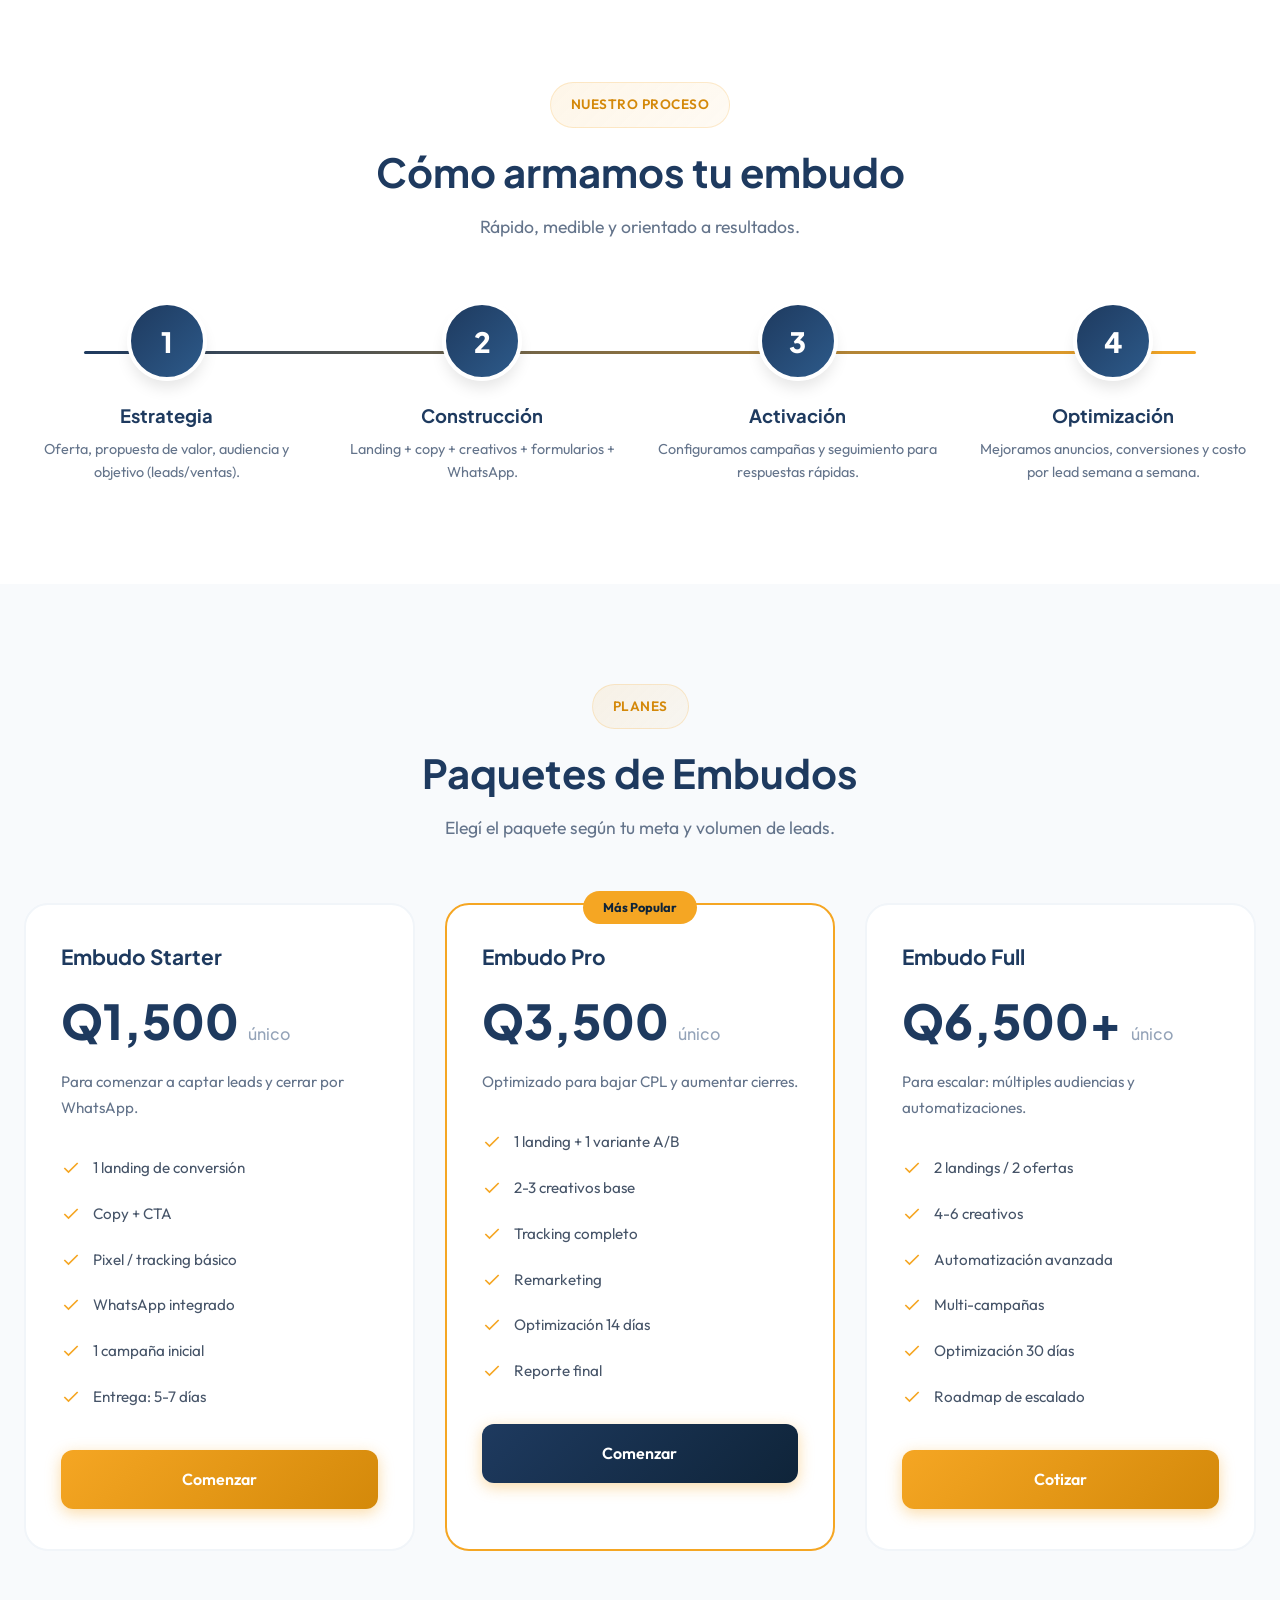
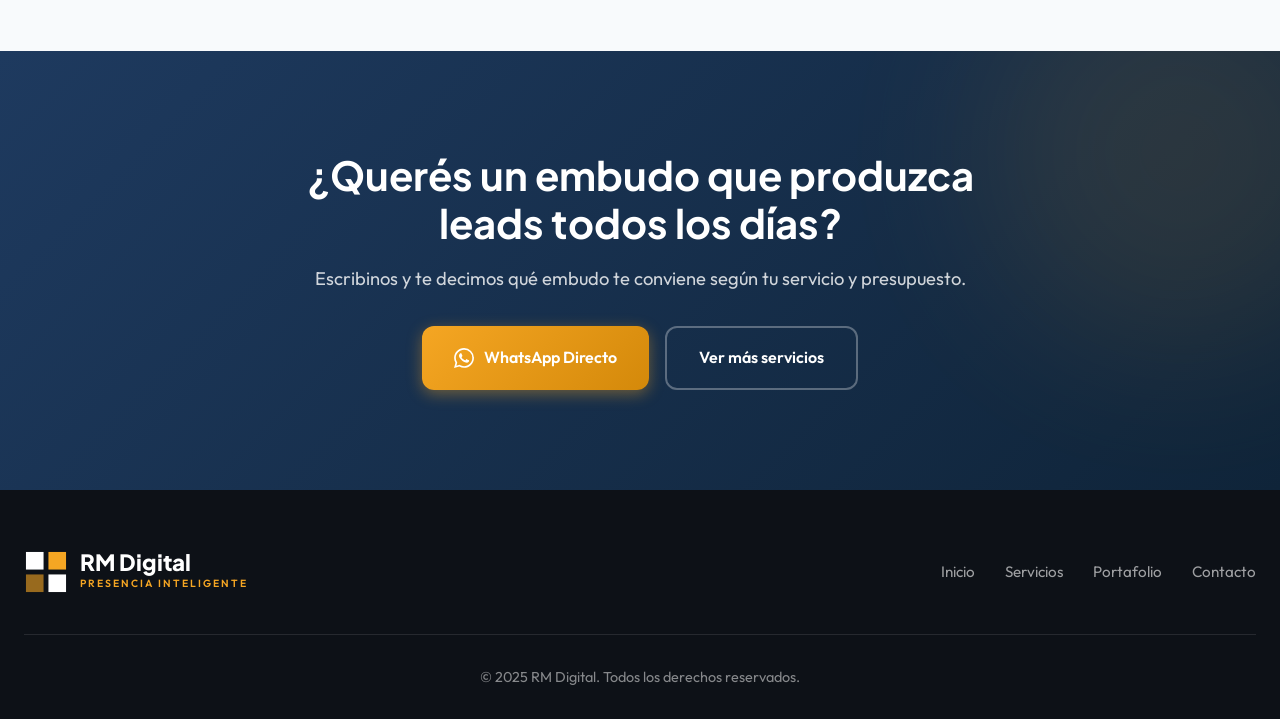
<file: servicio-embudos-venta.html>
<!DOCTYPE html>
<html lang="es">
<head>
    <meta charset="UTF-8">
    <meta name="viewport" content="width=device-width, initial-scale=1.0">
    <meta name="description" content="Embudos de Venta - RM Digital. Embudos automatizados que convierten visitantes en clientes con seguimiento, anuncios y WhatsApp.">
    <title>Embudos de Venta | RM Digital</title>

    <meta name="robots" content="index, follow, max-image-preview:large">
    <link rel="canonical" href="https://rmdigital.net/servicio-embudos-venta.html">
    <meta property="og:locale" content="es_GT">
    <meta property="og:type" content="website">
    <meta property="og:title" content="Embudos de Venta | RM Digital">
    <meta property="og:description" content="Sistemas digitales para captar leads, nutrir prospectos y convertir visitas en clientes.">
    <meta property="og:url" content="https://rmdigital.net/servicio-embudos-venta.html">
    <meta property="og:site_name" content="RM Digital">
    <meta property="og:image" content="https://rmdigital.net/social-preview.svg">
    <meta name="twitter:card" content="summary_large_image">
    <meta name="twitter:title" content="Embudos de Venta | RM Digital">
    <meta name="twitter:description" content="Sistemas digitales para captar leads, nutrir prospectos y convertir visitas en clientes.">
    <meta name="twitter:image" content="https://rmdigital.net/social-preview.svg">
    <link rel="icon" href="data:image/svg+xml,<svg xmlns='http://www.w3.org/2000/svg' viewBox='0 0 32 32'><rect x='2' y='2' width='12' height='12' fill='%231E3A5F'/><rect x='18' y='2' width='12' height='12' fill='%23F5A623'/><rect x='2' y='18' width='12' height='12' fill='%23F5A623' opacity='0.6'/><rect x='18' y='18' width='12' height='12' fill='%231E3A5F'/></svg>">

    <link rel="preconnect" href="https://fonts.googleapis.com">
    <link rel="preconnect" href="https://fonts.gstatic.com" crossorigin>
    <link href="https://fonts.googleapis.com/css2?family=Outfit:wght@300;400;500;600;700;800&family=Plus+Jakarta+Sans:wght@400;500;600;700;800&display=swap" rel="stylesheet">

    <style>
        :root {
            --primary: #1E3A5F;
            --primary-dark: #0f2439;
            --primary-light: #2d5a8a;
            --secondary: #F5A623;
            --secondary-dark: #d4890a;
            --secondary-light: #ffc966;
            --white: #FFFFFF;
            --gray-50: #f8fafc;
            --gray-100: #f1f5f9;
            --gray-200: #e2e8f0;
            --gray-300: #cbd5e1;
            --gray-400: #94a3b8;
            --gray-500: #64748b;
            --gray-600: #475569;
            --gray-700: #334155;
            --gray-800: #1e293b;
            --gray-900: #0f172a;
            --dark: #0D1117;

            --font-display: 'Plus Jakarta Sans', sans-serif;
            --font-body: 'Outfit', sans-serif;

            --shadow-sm: 0 1px 2px 0 rgb(0 0 0 / 0.05);
            --shadow-md: 0 4px 6px -1px rgb(0 0 0 / 0.1);
            --shadow-lg: 0 10px 15px -3px rgb(0 0 0 / 0.1);
            --shadow-xl: 0 20px 25px -5px rgb(0 0 0 / 0.1);
            --shadow-2xl: 0 25px 50px -12px rgb(0 0 0 / 0.25);
        }

        *, *::before, *::after { margin: 0; padding: 0; box-sizing: border-box; }
        html { scroll-behavior: smooth; }

        body {
            font-family: var(--font-body);
            color: var(--gray-700);
            line-height: 1.7;
            background: var(--white);
            overflow-x: hidden;
        }

        a { text-decoration: none; color: inherit; transition: all 0.3s ease; }
        img { max-width: 100%; height: auto; display: block; }
        ul, ol { list-style: none; }

        h1, h2, h3, h4, h5, h6 {
            font-family: var(--font-display);
            font-weight: 700;
            line-height: 1.2;
            color: var(--primary);
        }

        .container { width: 100%; max-width: 1280px; margin: 0 auto; padding: 0 24px; }

        /* Navbar */
        .navbar {
            position: fixed; top: 0; left: 0; right: 0; z-index: 1000;
            padding: 20px 0; transition: all 0.4s ease;
        }
        .navbar.scrolled {
            background: rgba(255, 255, 255, 0.98);
            backdrop-filter: blur(20px);
            padding: 12px 0;
            box-shadow: var(--shadow-lg);
        }
        .navbar .container { display: flex; align-items: center; justify-content: space-between; }

        .logo { display: flex; align-items: center; gap: 12px; z-index: 1001; }
        .logo-icon { width: 44px; height: 44px; }
        .logo-text { display: flex; flex-direction: column; }

        .logo-text .brand {
            font-family: var(--font-display);
            font-size: 1.4rem;
            font-weight: 800;
            color: var(--white);
            line-height: 1.1;
            transition: color 0.3s ease;
        }
        .navbar.scrolled .logo-text .brand { color: var(--primary); }

        .logo-text .tagline {
            font-size: 0.65rem;
            color: var(--secondary);
            letter-spacing: 2px;
            text-transform: uppercase;
            font-weight: 600;
        }

        .nav-menu { display: flex; align-items: center; gap: 8px; }

        .nav-link {
            padding: 10px 20px;
            font-size: 0.95rem;
            font-weight: 500;
            color: rgba(255, 255, 255, 0.9);
            border-radius: 8px;
            transition: all 0.3s ease;
        }
        .navbar.scrolled .nav-link { color: var(--gray-600); }
        .nav-link:hover { color: var(--secondary); background: rgba(245, 166, 35, 0.1); }

        .nav-cta {
            padding: 12px 24px;
            background: var(--secondary);
            color: var(--primary-dark) !important;
            font-weight: 600;
            border-radius: 10px;
            margin-left: 16px;
        }
        .nav-cta:hover {
            background: var(--white);
            color: var(--primary) !important;
            transform: translateY(-2px);
            box-shadow: var(--shadow-lg);
        }

        .menu-toggle {
            display: none;
            flex-direction: column;
            gap: 5px;
            cursor: pointer;
            z-index: 1001;
            padding: 10px;
        }
        .menu-toggle span {
            width: 26px;
            height: 3px;
            background: var(--white);
            border-radius: 3px;
            transition: all 0.3s ease;
        }
        .navbar.scrolled .menu-toggle span { background: var(--primary); }
        .menu-toggle.active span:nth-child(1) { transform: rotate(45deg) translate(5px, 5px); }
        .menu-toggle.active span:nth-child(2) { opacity: 0; }
        .menu-toggle.active span:nth-child(3) { transform: rotate(-45deg) translate(7px, -7px); }

        /* Buttons */
        .btn {
            display: inline-flex;
            align-items: center;
            justify-content: center;
            gap: 10px;
            padding: 16px 32px;
            font-family: var(--font-body);
            font-size: 1rem;
            font-weight: 600;
            border-radius: 12px;
            border: none;
            cursor: pointer;
            transition: all 0.3s ease;
        }
        .btn-primary {
            background: linear-gradient(135deg, var(--secondary) 0%, var(--secondary-dark) 100%);
            color: var(--white);
            box-shadow: 0 4px 15px rgba(245, 166, 35, 0.4);
        }
        .btn-primary:hover { transform: translateY(-2px); box-shadow: 0 8px 25px rgba(245, 166, 35, 0.5); }

        .btn-outline {
            background: transparent;
            color: var(--white);
            border: 2px solid rgba(255, 255, 255, 0.3);
        }
        .btn-outline:hover {
            background: var(--white);
            color: var(--primary);
            border-color: var(--white);
        }

        /* Service Hero */
        .service-hero {
            min-height: 70vh;
            display: flex;
            align-items: center;
            position: relative;
            background: linear-gradient(135deg, var(--primary) 0%, var(--primary-dark) 50%, #071320 100%);
            overflow: hidden;
            padding-top: 100px;
        }
        .service-hero-bg { position: absolute; inset: 0; z-index: 1; }
        .service-hero-bg::before {
            content: '';
            position: absolute;
            inset: 0;
            background-image:
                radial-gradient(circle at 20% 50%, rgba(245, 166, 35, 0.1) 0%, transparent 50%),
                radial-gradient(circle at 80% 20%, rgba(245, 166, 35, 0.08) 0%, transparent 40%);
        }
        .hero-grid {
            position: absolute; inset: 0;
            background-image:
                linear-gradient(rgba(255, 255, 255, 0.03) 1px, transparent 1px),
                linear-gradient(90deg, rgba(255, 255, 255, 0.03) 1px, transparent 1px);
            background-size: 60px 60px;
            opacity: 0.5;
        }

        .service-hero .container {
            position: relative;
            z-index: 2;
            display: grid;
            grid-template-columns: 1fr 1fr;
            gap: 60px;
            align-items: center;
        }
        .service-hero-content { animation: fadeInUp 1s ease-out; }
        @keyframes fadeInUp { from { opacity: 0; transform: translateY(30px);} to { opacity: 1; transform: translateY(0);} }

        .breadcrumb { display: flex; align-items: center; gap: 10px; margin-bottom: 20px; font-size: 0.9rem; }
        .breadcrumb a { color: rgba(255, 255, 255, 0.7); }
        .breadcrumb a:hover { color: var(--secondary); }
        .breadcrumb span { color: rgba(255, 255, 255, 0.4); }
        .breadcrumb .current { color: var(--secondary); font-weight: 500; }

        .service-badge {
            display: inline-flex;
            align-items: center;
            gap: 10px;
            background: rgba(255, 255, 255, 0.1);
            backdrop-filter: blur(10px);
            padding: 10px 20px;
            border-radius: 50px;
            margin-bottom: 24px;
            border: 1px solid rgba(255, 255, 255, 0.15);
        }
        .service-badge .icon {
            width: 40px; height: 40px;
            background: var(--secondary);
            border-radius: 10px;
            display: flex; align-items: center; justify-content: center;
        }
        .service-badge .icon svg {
            width: 20px; height: 20px;
            stroke: var(--primary-dark);
            stroke-width: 2;
            fill: none;
        }
        .service-badge span { color: var(--white); font-weight: 600; }

        .service-hero h1 {
            font-size: clamp(2.25rem, 4.5vw, 3.5rem);
            color: var(--white);
            margin-bottom: 20px;
            line-height: 1.15;
        }
        .service-hero h1 .highlight {
            background: linear-gradient(135deg, var(--secondary) 0%, var(--secondary-light) 100%);
            -webkit-background-clip: text;
            -webkit-text-fill-color: transparent;
            background-clip: text;
        }
        .service-hero-text {
            font-size: 1.15rem;
            color: rgba(255, 255, 255, 0.75);
            margin-bottom: 32px;
            line-height: 1.8;
        }
        .service-hero-buttons { display: flex; gap: 16px; flex-wrap: wrap; }

        .service-hero-visual {
            display: flex; justify-content: center; align-items: center;
            animation: fadeInUp 1s ease-out 0.2s backwards;
        }
        .service-icon-large {
            width: 300px; height: 300px;
            background: rgba(255, 255, 255, 0.05);
            border-radius: 40px;
            display: flex; align-items: center; justify-content: center;
            border: 1px solid rgba(255, 255, 255, 0.1);
            position: relative;
        }
        .service-icon-large::before {
            content: '';
            position: absolute;
            inset: -20px;
            border: 2px dashed rgba(245, 166, 35, 0.3);
            border-radius: 50px;
            animation: rotate 30s linear infinite;
        }
        @keyframes rotate { from { transform: rotate(0deg);} to { transform: rotate(360deg);} }

        .service-icon-large svg { width: 120px; height: 120px; stroke: var(--secondary); stroke-width: 1.5; fill: none; }

        /* Sections */
        .section { padding: 100px 0; }
        .section-header { text-align: center; max-width: 700px; margin: 0 auto 60px; }
        .section-tag {
            display: inline-flex;
            align-items: center;
            gap: 8px;
            background: linear-gradient(135deg, rgba(245, 166, 35, 0.1) 0%, rgba(245, 166, 35, 0.05) 100%);
            color: var(--secondary-dark);
            padding: 10px 20px;
            border-radius: 50px;
            font-size: 0.85rem;
            font-weight: 600;
            letter-spacing: 0.5px;
            text-transform: uppercase;
            margin-bottom: 20px;
            border: 1px solid rgba(245, 166, 35, 0.2);
        }
        .section-title { font-size: clamp(1.75rem, 3.5vw, 2.5rem); margin-bottom: 16px; }
        .section-subtitle { font-size: 1.1rem; color: var(--gray-500); }

        /* Features */
        .features { background: var(--gray-50); }
        .features-grid { display: grid; grid-template-columns: repeat(3, 1fr); gap: 24px; }

        .feature-card {
            background: var(--white);
            padding: 36px 30px;
            border-radius: 20px;
            border: 1px solid var(--gray-100);
            transition: all 0.4s ease;
            text-align: center;
        }
        .feature-card:hover {
            transform: translateY(-8px);
            box-shadow: var(--shadow-xl);
            border-color: transparent;
        }

        .feature-icon {
            width: 70px; height: 70px;
            background: linear-gradient(135deg, var(--primary) 0%, var(--primary-light) 100%);
            border-radius: 20px;
            display: flex; align-items: center; justify-content: center;
            margin: 0 auto 24px;
            transition: all 0.4s ease;
        }
        .feature-card:hover .feature-icon {
            background: linear-gradient(135deg, var(--secondary) 0%, var(--secondary-dark) 100%);
            transform: scale(1.1) rotate(5deg);
        }
        .feature-icon svg { width: 32px; height: 32px; stroke: var(--white); stroke-width: 2; fill: none; }

        .feature-card h3 { font-size: 1.2rem; margin-bottom: 12px; }
        .feature-card p { color: var(--gray-500); font-size: 0.95rem; }

        /* Process */
        .process { background: var(--white); }
        .process-timeline {
            display: grid;
            grid-template-columns: repeat(4, 1fr);
            gap: 30px;
            position: relative;
        }
        .process-timeline::before {
            content: '';
            position: absolute;
            top: 50px;
            left: 60px;
            right: 60px;
            height: 3px;
            background: linear-gradient(90deg, var(--primary), var(--secondary));
            border-radius: 3px;
        }
        .process-step { text-align: center; position: relative; }
        .step-number {
            width: 80px; height: 80px;
            background: linear-gradient(135deg, var(--primary) 0%, var(--primary-light) 100%);
            border-radius: 50%;
            display: flex; align-items: center; justify-content: center;
            margin: 0 auto 24px;
            font-family: var(--font-display);
            font-size: 1.75rem;
            font-weight: 800;
            color: var(--white);
            position: relative;
            z-index: 2;
            border: 4px solid var(--white);
            box-shadow: var(--shadow-lg);
            transition: all 0.4s ease;
        }
        .process-step:hover .step-number {
            background: linear-gradient(135deg, var(--secondary) 0%, var(--secondary-dark) 100%);
            transform: scale(1.1);
        }
        .process-step h3 { font-size: 1.15rem; margin-bottom: 10px; }
        .process-step p { color: var(--gray-500); font-size: 0.9rem; line-height: 1.6; }

        /* Pricing */
        .pricing { background: var(--gray-50); }
        .pricing-grid { display: grid; grid-template-columns: repeat(3, 1fr); gap: 30px; }

        .pricing-card {
            background: var(--white);
            border-radius: 24px;
            padding: 40px 35px;
            border: 2px solid var(--gray-100);
            transition: all 0.4s ease;
            position: relative;
        }
        .pricing-card.featured { border-color: var(--secondary); transform: scale(1.05); }
        .pricing-card.featured::before {
            content: 'Más Popular';
            position: absolute;
            top: -14px;
            left: 50%;
            transform: translateX(-50%);
            background: var(--secondary);
            color: var(--primary-dark);
            padding: 6px 20px;
            border-radius: 50px;
            font-size: 0.8rem;
            font-weight: 700;
        }
        .pricing-card:hover { box-shadow: var(--shadow-xl); }
        .pricing-card h3 { font-size: 1.3rem; margin-bottom: 10px; }
        .pricing-card .price {
            font-family: var(--font-display);
            font-size: 3rem;
            font-weight: 800;
            color: var(--primary);
            margin-bottom: 8px;
        }
        .pricing-card .price span { font-size: 1rem; font-weight: 500; color: var(--gray-400); }
        .pricing-card .description { color: var(--gray-500); margin-bottom: 24px; font-size: 0.95rem; }

        .pricing-features { margin-bottom: 30px; }
        .pricing-features li {
            display: flex; align-items: center; gap: 12px;
            padding: 10px 0;
            color: var(--gray-600);
            font-size: 0.95rem;
        }
        .pricing-features li svg {
            width: 20px; height: 20px;
            stroke: var(--secondary);
            stroke-width: 2;
            fill: none;
            flex-shrink: 0;
        }
        .pricing-card .btn { width: 100%; }
        .pricing-card.featured .btn { background: linear-gradient(135deg, var(--primary) 0%, var(--primary-dark) 100%); }

        /* CTA */
        .cta {
            background: linear-gradient(135deg, var(--primary) 0%, var(--primary-dark) 100%);
            padding: 100px 0;
            position: relative;
            overflow: hidden;
        }
        .cta::before {
            content: '';
            position: absolute;
            top: -100px;
            right: -100px;
            width: 400px;
            height: 400px;
            background: var(--secondary);
            opacity: 0.1;
            border-radius: 50%;
            filter: blur(80px);
        }
        .cta-content {
            text-align: center;
            position: relative;
            z-index: 1;
            max-width: 700px;
            margin: 0 auto;
        }
        .cta h2 { color: var(--white); font-size: clamp(1.75rem, 3.5vw, 2.5rem); margin-bottom: 16px; }
        .cta p { color: rgba(255, 255, 255, 0.8); font-size: 1.15rem; margin-bottom: 32px; }
        .cta-buttons { display: flex; gap: 16px; justify-content: center; flex-wrap: wrap; }

        /* Footer */
        .footer { background: var(--dark); padding: 60px 0 30px; }
        .footer-content { display: flex; justify-content: space-between; align-items: center; flex-wrap: wrap; gap: 20px; }
        .footer .logo-text .brand { color: var(--white); }
        .footer-links { display: flex; gap: 30px; }
        .footer-links a { color: rgba(255, 255, 255, 0.6); font-size: 0.95rem; }
        .footer-links a:hover { color: var(--secondary); }
        .footer-bottom {
            margin-top: 40px;
            padding-top: 30px;
            border-top: 1px solid rgba(255, 255, 255, 0.1);
            text-align: center;
        }
        .footer-bottom p { color: rgba(255, 255, 255, 0.5); font-size: 0.9rem; }

        /* Animations */
        .fade-up { opacity: 0; transform: translateY(30px); transition: all 0.8s ease; }
        .fade-up.visible { opacity: 1; transform: translateY(0); }
        .stagger-1 { transition-delay: 0.1s; }
        .stagger-2 { transition-delay: 0.2s; }
        .stagger-3 { transition-delay: 0.3s; }
        .stagger-4 { transition-delay: 0.4s; }

        /* Responsive */
        @media (max-width: 1024px) {
            .service-hero .container { grid-template-columns: 1fr; text-align: center; }
            .service-hero-visual { display: none; }
            .service-hero-buttons { justify-content: center; }
            .features-grid, .pricing-grid { grid-template-columns: repeat(2, 1fr); }
            .pricing-card.featured { transform: none; }
            .process-timeline { grid-template-columns: repeat(2, 1fr); }
            .process-timeline::before { display: none; }
        }
        @media (max-width: 768px) {
            .menu-toggle { display: flex; }
            .nav-menu {
                position: fixed; top: 0; left: 0; right: 0; bottom: 0;
                background: linear-gradient(135deg, var(--primary) 0%, var(--primary-dark) 100%);
                flex-direction: column;
                justify-content: center;
                align-items: center;
                gap: 20px;
                opacity: 0;
                visibility: hidden;
                transition: all 0.4s ease;
            }
            .nav-menu.active { opacity: 1; visibility: visible; }
            .nav-link { font-size: 1.3rem; color: var(--white) !important; }
            .nav-cta { margin-left: 0; margin-top: 20px; }
            .section { padding: 70px 0; }
            .features-grid, .pricing-grid, .process-timeline { grid-template-columns: 1fr; }
            .breadcrumb { justify-content: center; }
            .footer-content { flex-direction: column; text-align: center; }
            .footer-links { flex-wrap: wrap; justify-content: center; }
        }
        @media (max-width: 480px) {
            .container { padding: 0 16px; }
            .service-hero-buttons { flex-direction: column; }
            .service-hero-buttons .btn { width: 100%; }
            .cta-buttons { flex-direction: column; }
            .cta-buttons .btn { width: 100%; }
        }
    </style>
</head>
<body>
    <!-- Navbar -->
    <nav class="navbar" id="navbar">
        <div class="container">
            <a href="index.html" class="logo">
                <svg class="logo-icon" viewBox="0 0 45 45" fill="none">
                    <rect x="2" y="2" width="18" height="18" fill="#FFFFFF"/>
                    <rect x="25" y="2" width="18" height="18" fill="#F5A623"/>
                    <rect x="2" y="25" width="18" height="18" fill="#F5A623" opacity="0.6"/>
                    <rect x="25" y="25" width="18" height="18" fill="#FFFFFF"/>
                </svg>
                <div class="logo-text">
                    <span class="brand">RM Digital</span>
                    <span class="tagline">Presencia Inteligente</span>
                </div>
            </a>

            <ul class="nav-menu" id="navMenu">
                <li><a href="index.html" class="nav-link">Inicio</a></li>
                <li><a href="index.html#servicios" class="nav-link">Servicios</a></li>
                <li><a href="index.html#portafolio" class="nav-link">Portafolio</a></li>
                <li><a href="index.html#testimonios" class="nav-link">Testimonios</a></li>
                <li><a href="index.html#contacto" class="nav-cta">Contáctanos</a></li>
            </ul>

            <div class="menu-toggle" id="menuToggle">
                <span></span><span></span><span></span>
            </div>
        </div>
    </nav>

    <!-- Service Hero -->
    <section class="service-hero">
        <div class="service-hero-bg">
            <div class="hero-grid"></div>
        </div>

        <div class="container">
            <div class="service-hero-content">
                <nav class="breadcrumb">
                    <a href="index.html">Inicio</a>
                    <span>/</span>
                    <a href="index.html#servicios">Servicios</a>
                    <span>/</span>
                    <span class="current">Embudos de Venta</span>
                </nav>

                <div class="service-badge">
                    <div class="icon">
                        <!-- Activity -->
                        <svg viewBox="0 0 24 24">
                            <polyline points="22 12 18 12 15 21 9 3 6 12 2 12"/>
                        </svg>
                    </div>
                    <span>Embudos de Venta</span>
                </div>

                <h1>Convierte visitas en <span class="highlight">clientes constantes</span></h1>

                <p class="service-hero-text">
                    Construimos embudos automatizados con anuncios, landing pages, seguimiento y WhatsApp para
                    aumentar tus leads y cerrar más ventas sin depender de “suerte”.
                </p>

                <div class="service-hero-buttons">
                    <a href="index.html#contacto" class="btn btn-primary">
                        Solicitar Cotización
                        <svg width="20" height="20" viewBox="0 0 24 24" fill="none" stroke="currentColor" stroke-width="2">
                            <path d="M5 12h14M12 5l7 7-7 7"/>
                        </svg>
                    </a>
                    <a href="#proceso" class="btn btn-outline">Ver Proceso</a>
                </div>
            </div>

            <div class="service-hero-visual">
                <div class="service-icon-large">
                    <!-- Activity -->
                    <svg viewBox="0 0 24 24">
                        <polyline points="22 12 18 12 15 21 9 3 6 12 2 12"/>
                    </svg>
                </div>
            </div>
        </div>
    </section>

    <!-- Features Section -->
    <section class="features section">
        <div class="container">
            <div class="section-header fade-up">
                <span class="section-tag">¿Por qué funciona?</span>
                <h2 class="section-title">Un embudo ordena tu venta</h2>
                <p class="section-subtitle">Dejamos un proceso claro: atraer, captar, nutrir y cerrar. Todo medible.</p>
            </div>

            <div class="features-grid">
                <div class="feature-card fade-up stagger-1">
                    <div class="feature-icon">
                        <!-- Target -->
                        <svg viewBox="0 0 24 24">
                            <circle cx="12" cy="12" r="10"/>
                            <circle cx="12" cy="12" r="6"/>
                            <circle cx="12" cy="12" r="2"/>
                        </svg>
                    </div>
                    <h3>Tráfico Correcto</h3>
                    <p>Segmentación y anuncios enfocados en personas con intención real de compra.</p>
                </div>

                <div class="feature-card fade-up stagger-2">
                    <div class="feature-icon">
                        <!-- Clipboard -->
                        <svg viewBox="0 0 24 24">
                            <path d="M16 4h2a2 2 0 0 1 2 2v14a2 2 0 0 1-2 2H6a2 2 0 0 1-2-2V6a2 2 0 0 1 2-2h2"/>
                            <rect x="8" y="2" width="8" height="4" rx="1" ry="1"/>
                        </svg>
                    </div>
                    <h3>Captura de Leads</h3>
                    <p>Landing y formularios optimizados para maximizar conversiones.</p>
                </div>

                <div class="feature-card fade-up stagger-3">
                    <div class="feature-icon">
                        <!-- Message -->
                        <svg viewBox="0 0 24 24">
                            <path d="M21 15a4 4 0 0 1-4 4H7l-4 3V7a4 4 0 0 1 4-4h10a4 4 0 0 1 4 4z"/>
                        </svg>
                    </div>
                    <h3>Automatización</h3>
                    <p>Respuestas y seguimiento para no dejar leads “en visto”.</p>
                </div>

                <div class="feature-card fade-up stagger-1">
                    <div class="feature-icon">
                        <!-- Bar chart -->
                        <svg viewBox="0 0 24 24">
                            <line x1="12" y1="20" x2="12" y2="10"/>
                            <line x1="18" y1="20" x2="18" y2="4"/>
                            <line x1="6" y1="20" x2="6" y2="16"/>
                        </svg>
                    </div>
                    <h3>Métricas Claras</h3>
                    <p>Sabés cuánto costó cada lead y qué parte del embudo mejora más ventas.</p>
                </div>

                <div class="feature-card fade-up stagger-2">
                    <div class="feature-icon">
                        <!-- Shield -->
                        <svg viewBox="0 0 24 24">
                            <path d="M12 22s8-4 8-10V5l-8-3-8 3v7c0 6 8 10 8 10z"/>
                        </svg>
                    </div>
                    <h3>Confianza</h3>
                    <p>Copy + diseño que reduce fricción y aumenta la conversión.</p>
                </div>

                <div class="feature-card fade-up stagger-3">
                    <div class="feature-icon">
                        <!-- Repeat -->
                        <svg viewBox="0 0 24 24">
                            <polyline points="17 1 21 5 17 9"/>
                            <path d="M3 11V9a4 4 0 0 1 4-4h14"/>
                            <polyline points="7 23 3 19 7 15"/>
                            <path d="M21 13v2a4 4 0 0 1-4 4H3"/>
                        </svg>
                    </div>
                    <h3>Escalabilidad</h3>
                    <p>Un embudo bueno se replica y escala con presupuesto y nuevos productos/servicios.</p>
                </div>
            </div>
        </div>
    </section>

    <!-- Process Section -->
    <section class="process section" id="proceso">
        <div class="container">
            <div class="section-header fade-up">
                <span class="section-tag">Nuestro Proceso</span>
                <h2 class="section-title">Cómo armamos tu embudo</h2>
                <p class="section-subtitle">Rápido, medible y orientado a resultados.</p>
            </div>

            <div class="process-timeline">
                <div class="process-step fade-up stagger-1">
                    <div class="step-number">1</div>
                    <h3>Estrategia</h3>
                    <p>Oferta, propuesta de valor, audiencia y objetivo (leads/ventas).</p>
                </div>
                <div class="process-step fade-up stagger-2">
                    <div class="step-number">2</div>
                    <h3>Construcción</h3>
                    <p>Landing + copy + creativos + formularios + WhatsApp.</p>
                </div>
                <div class="process-step fade-up stagger-3">
                    <div class="step-number">3</div>
                    <h3>Activación</h3>
                    <p>Configuramos campañas y seguimiento para respuestas rápidas.</p>
                </div>
                <div class="process-step fade-up stagger-4">
                    <div class="step-number">4</div>
                    <h3>Optimización</h3>
                    <p>Mejoramos anuncios, conversiones y costo por lead semana a semana.</p>
                </div>
            </div>
        </div>
    </section>

    <!-- Pricing Section -->
    <section class="pricing section">
        <div class="container">
            <div class="section-header fade-up">
                <span class="section-tag">Planes</span>
                <h2 class="section-title">Paquetes de Embudos</h2>
                <p class="section-subtitle">Elegí el paquete según tu meta y volumen de leads.</p>
            </div>

            <div class="pricing-grid">
                <div class="pricing-card fade-up stagger-1">
                    <h3>Embudo Starter</h3>
                    <div class="price">Q1,500 <span>único</span></div>
                    <p class="description">Para comenzar a captar leads y cerrar por WhatsApp.</p>
                    <ul class="pricing-features">
                        <li><svg viewBox="0 0 24 24"><polyline points="20 6 9 17 4 12"/></svg> 1 landing de conversión</li>
                        <li><svg viewBox="0 0 24 24"><polyline points="20 6 9 17 4 12"/></svg> Copy + CTA</li>
                        <li><svg viewBox="0 0 24 24"><polyline points="20 6 9 17 4 12"/></svg> Pixel / tracking básico</li>
                        <li><svg viewBox="0 0 24 24"><polyline points="20 6 9 17 4 12"/></svg> WhatsApp integrado</li>
                        <li><svg viewBox="0 0 24 24"><polyline points="20 6 9 17 4 12"/></svg> 1 campaña inicial</li>
                        <li><svg viewBox="0 0 24 24"><polyline points="20 6 9 17 4 12"/></svg> Entrega: 5-7 días</li>
                    </ul>
                    <a href="index.html#contacto" class="btn btn-primary">Comenzar</a>
                </div>

                <div class="pricing-card featured fade-up stagger-2">
                    <h3>Embudo Pro</h3>
                    <div class="price">Q3,500 <span>único</span></div>
                    <p class="description">Optimizado para bajar CPL y aumentar cierres.</p>
                    <ul class="pricing-features">
                        <li><svg viewBox="0 0 24 24"><polyline points="20 6 9 17 4 12"/></svg> 1 landing + 1 variante A/B</li>
                        <li><svg viewBox="0 0 24 24"><polyline points="20 6 9 17 4 12"/></svg> 2-3 creativos base</li>
                        <li><svg viewBox="0 0 24 24"><polyline points="20 6 9 17 4 12"/></svg> Tracking completo</li>
                        <li><svg viewBox="0 0 24 24"><polyline points="20 6 9 17 4 12"/></svg> Remarketing</li>
                        <li><svg viewBox="0 0 24 24"><polyline points="20 6 9 17 4 12"/></svg> Optimización 14 días</li>
                        <li><svg viewBox="0 0 24 24"><polyline points="20 6 9 17 4 12"/></svg> Reporte final</li>
                    </ul>
                    <a href="index.html#contacto" class="btn btn-primary">Comenzar</a>
                </div>

                <div class="pricing-card fade-up stagger-3">
                    <h3>Embudo Full</h3>
                    <div class="price">Q6,500+ <span>único</span></div>
                    <p class="description">Para escalar: múltiples audiencias y automatizaciones.</p>
                    <ul class="pricing-features">
                        <li><svg viewBox="0 0 24 24"><polyline points="20 6 9 17 4 12"/></svg> 2 landings / 2 ofertas</li>
                        <li><svg viewBox="0 0 24 24"><polyline points="20 6 9 17 4 12"/></svg> 4-6 creativos</li>
                        <li><svg viewBox="0 0 24 24"><polyline points="20 6 9 17 4 12"/></svg> Automatización avanzada</li>
                        <li><svg viewBox="0 0 24 24"><polyline points="20 6 9 17 4 12"/></svg> Multi-campañas</li>
                        <li><svg viewBox="0 0 24 24"><polyline points="20 6 9 17 4 12"/></svg> Optimización 30 días</li>
                        <li><svg viewBox="0 0 24 24"><polyline points="20 6 9 17 4 12"/></svg> Roadmap de escalado</li>
                    </ul>
                    <a href="index.html#contacto" class="btn btn-primary">Cotizar</a>
                </div>
            </div>
        </div>
    </section>

    <!-- CTA Section -->
    <section class="cta">
        <div class="container">
            <div class="cta-content fade-up">
                <h2>¿Querés un embudo que produzca leads todos los días?</h2>
                <p>Escribinos y te decimos qué embudo te conviene según tu servicio y presupuesto.</p>
                <div class="cta-buttons">
                    <a href="https://wa.me/50245610507?text=Hola%20RM%20Digital,%20me%20interesa%20un%20Embudo%20de%20Venta.%20%C2%BFPueden%20cotizar%20seg%C3%BAn%20mi%20servicio%20y%20meta%20de%20leads%3F" class="btn btn-primary" target="_blank" rel="noopener">
                        <svg width="20" height="20" viewBox="0 0 24 24" fill="currentColor">
                            <path d="M17.472 14.382c-.297-.149-1.758-.867-2.03-.967-.273-.099-.471-.148-.67.15-.197.297-.767.966-.94 1.164-.173.199-.347.223-.644.075-.297-.15-1.255-.463-2.39-1.475-.883-.788-1.48-1.761-1.653-2.059-.173-.297-.018-.458.13-.606.134-.133.298-.347.446-.52.149-.174.198-.298.298-.497.099-.198.05-.371-.025-.52-.075-.149-.669-1.612-.916-2.207-.242-.579-.487-.5-.669-.51-.173-.008-.371-.01-.57-.01-.198 0-.52.074-.792.372-.272.297-1.04 1.016-1.04 2.479 0 1.462 1.065 2.875 1.213 3.074.149.198 2.096 3.2 5.077 4.487.709.306 1.262.489 1.694.625.712.227 1.36.195 1.871.118.571-.085 1.758-.719 2.006-1.413.248-.694.248-1.289.173-1.413-.074-.124-.272-.198-.57-.347m-5.421 7.403h-.004a9.87 9.87 0 01-5.031-1.378l-.361-.214-3.741.982.998-3.648-.235-.374a9.86 9.86 0 01-1.51-5.26c.001-5.45 4.436-9.884 9.888-9.884 2.64 0 5.122 1.03 6.988 2.898a9.825 9.825 0 012.893 6.994c-.003 5.45-4.437 9.884-9.885 9.884m8.413-18.297A11.815 11.815 0 0012.05 0C5.495 0 .16 5.335.157 11.892c0 2.096.547 4.142 1.588 5.945L.057 24l6.305-1.654a11.882 11.882 0 005.683 1.448h.005c6.554 0 11.89-5.335 11.893-11.893a11.821 11.821 0 00-3.48-8.413z"/>
                        </svg>
                        WhatsApp Directo
                    </a>
                    <a href="index.html#servicios" class="btn btn-outline">Ver más servicios</a>
                </div>
            </div>
        </div>
    </section>

    <!-- Footer -->
    <footer class="footer">
        <div class="container">
            <div class="footer-content">
                <a href="index.html" class="logo">
                    <svg class="logo-icon" viewBox="0 0 45 45" fill="none">
                        <rect x="2" y="2" width="18" height="18" fill="#FFFFFF"/>
                        <rect x="25" y="2" width="18" height="18" fill="#F5A623"/>
                        <rect x="2" y="25" width="18" height="18" fill="#F5A623" opacity="0.6"/>
                        <rect x="25" y="25" width="18" height="18" fill="#FFFFFF"/>
                    </svg>
                    <div class="logo-text">
                        <span class="brand">RM Digital</span>
                        <span class="tagline">Presencia Inteligente</span>
                    </div>
                </a>

                <div class="footer-links">
                    <a href="index.html">Inicio</a>
                    <a href="index.html#servicios">Servicios</a>
                    <a href="index.html#portafolio">Portafolio</a>
                    <a href="index.html#contacto">Contacto</a>
                </div>
            </div>

            <div class="footer-bottom">
                <p>&copy; 2025 RM Digital. Todos los derechos reservados.</p>
            </div>
        </div>
    </footer>

    <script>
        document.addEventListener('DOMContentLoaded', function() {
            const navbar = document.getElementById('navbar');

            function handleScroll() {
                if (window.scrollY > 50) navbar.classList.add('scrolled');
                else navbar.classList.remove('scrolled');
            }

            window.addEventListener('scroll', handleScroll);
            handleScroll();

            const menuToggle = document.getElementById('menuToggle');
            const navMenu = document.getElementById('navMenu');

            menuToggle.addEventListener('click', function() {
                this.classList.toggle('active');
                navMenu.classList.toggle('active');
                document.body.style.overflow = navMenu.classList.contains('active') ? 'hidden' : '';
            });

            document.querySelectorAll('.nav-link, .nav-cta').forEach(link => {
                link.addEventListener('click', function() {
                    menuToggle.classList.remove('active');
                    navMenu.classList.remove('active');
                    document.body.style.overflow = '';
                });
            });

            document.querySelectorAll('a[href^="#"]').forEach(anchor => {
                anchor.addEventListener('click', function(e) {
                    e.preventDefault();
                    const target = document.querySelector(this.getAttribute('href'));
                    if (target) {
                        const offset = 80;
                        const position = target.getBoundingClientRect().top + window.pageYOffset - offset;
                        window.scrollTo({ top: position, behavior: 'smooth' });
                    }
                });
            });

            const fadeElements = document.querySelectorAll('.fade-up');
            const observer = new IntersectionObserver((entries) => {
                entries.forEach(entry => {
                    if (entry.isIntersecting) {
                        entry.target.classList.add('visible');
                        observer.unobserve(entry.target);
                    }
                });
            }, { threshold: 0.1 });

            fadeElements.forEach(el => observer.observe(el));
        });
    </script>
</body>
</html>
</file>
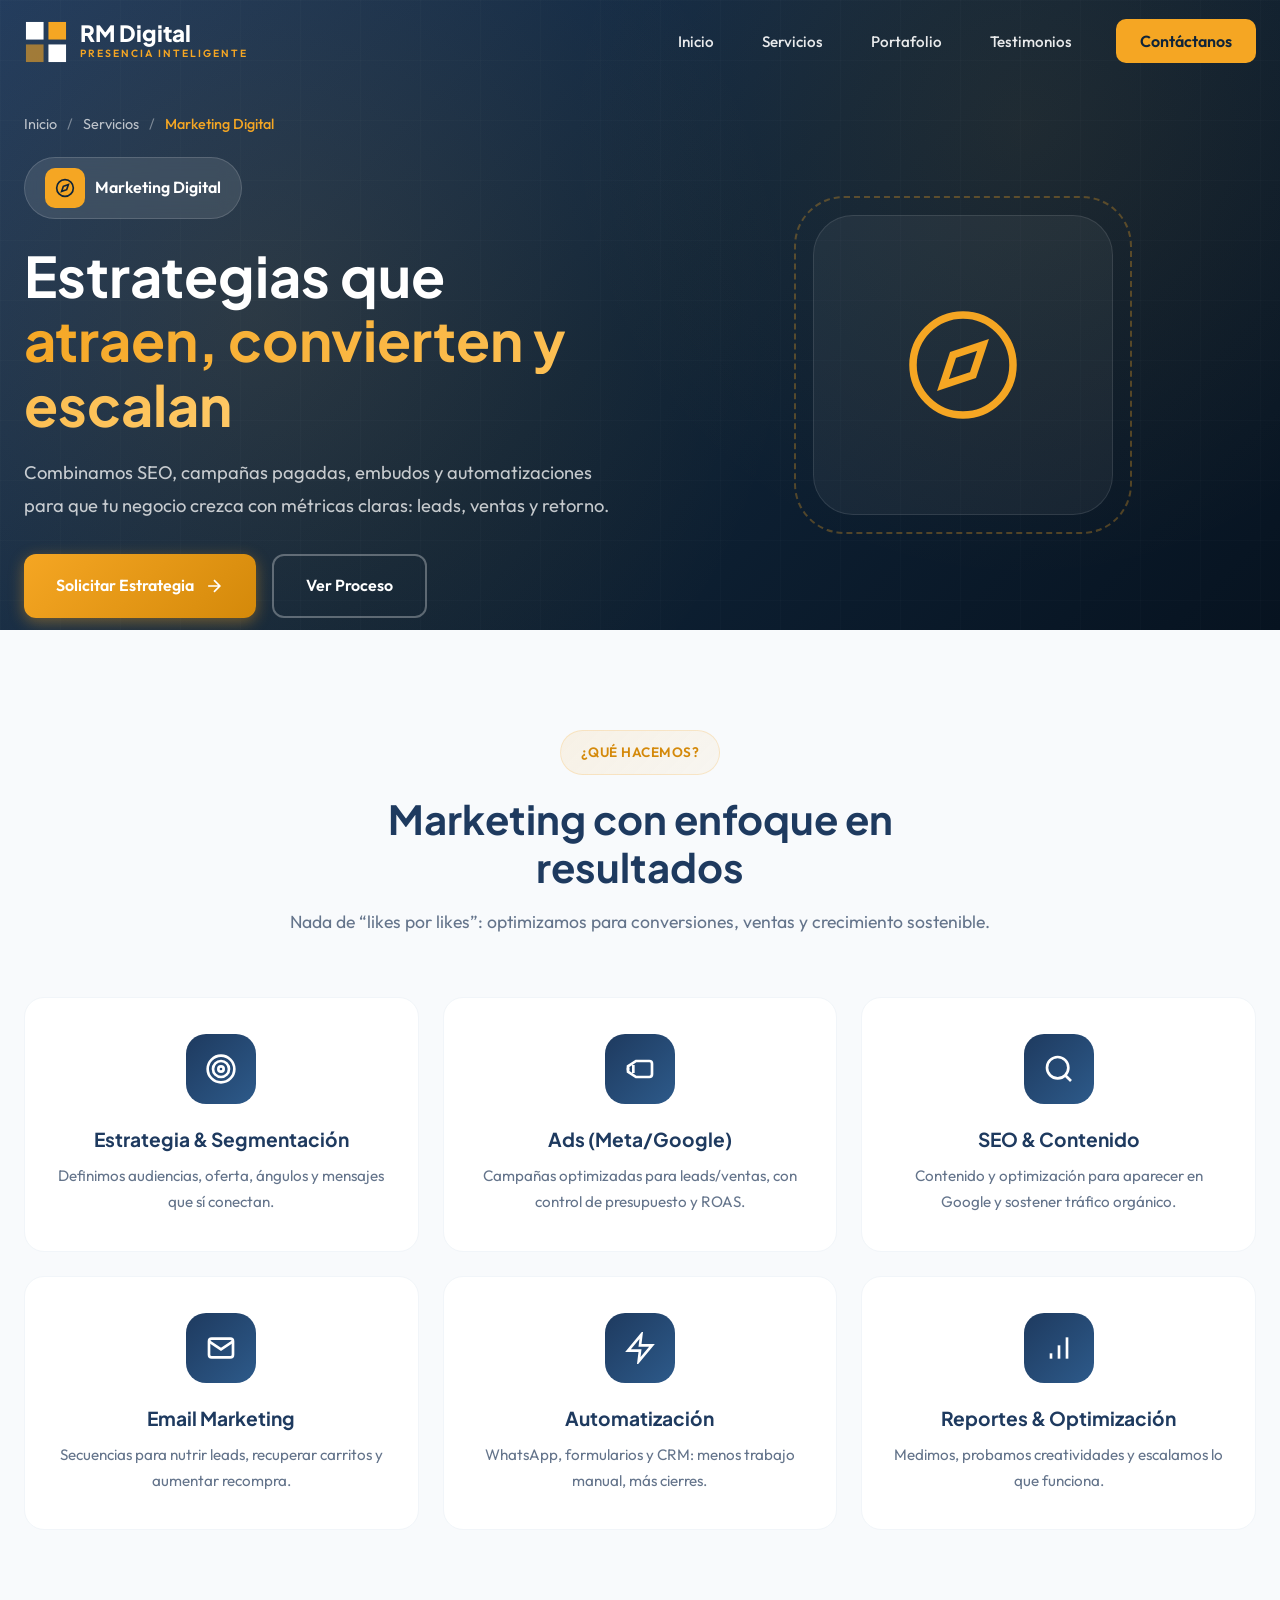
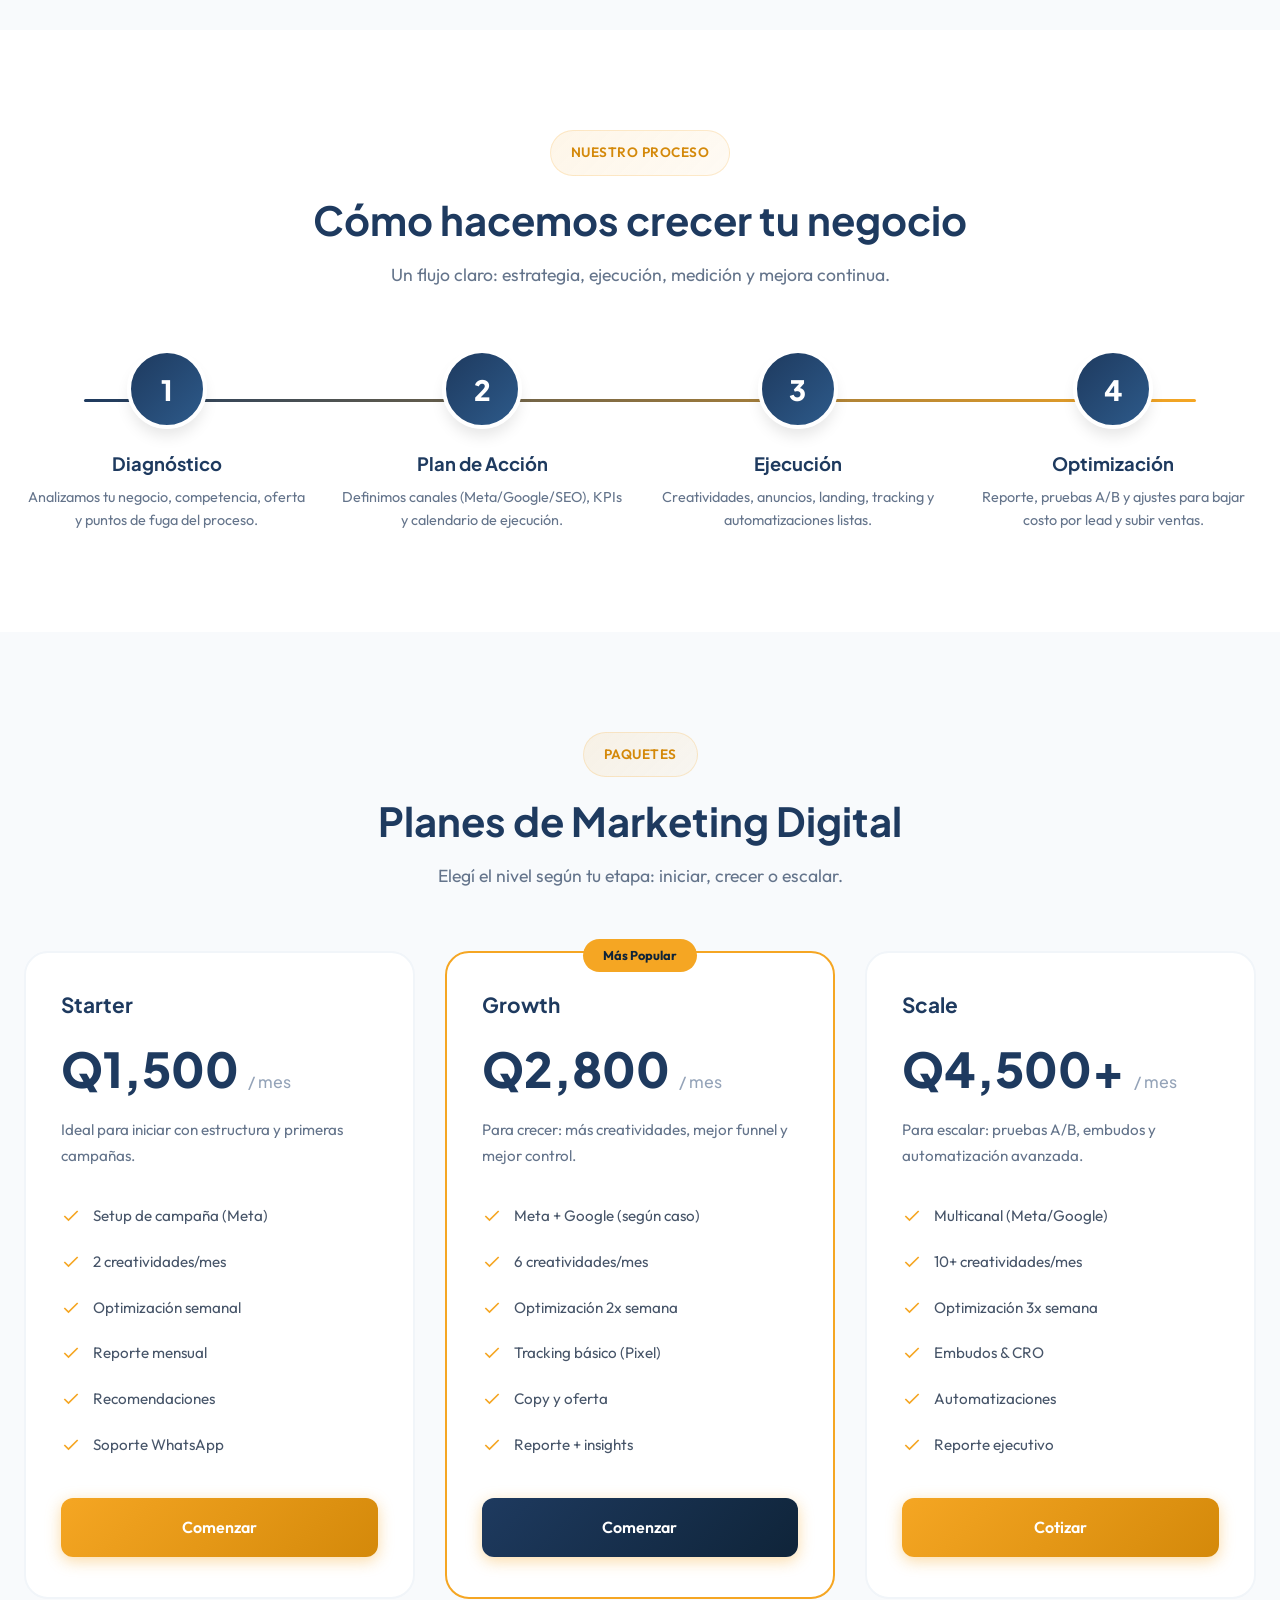
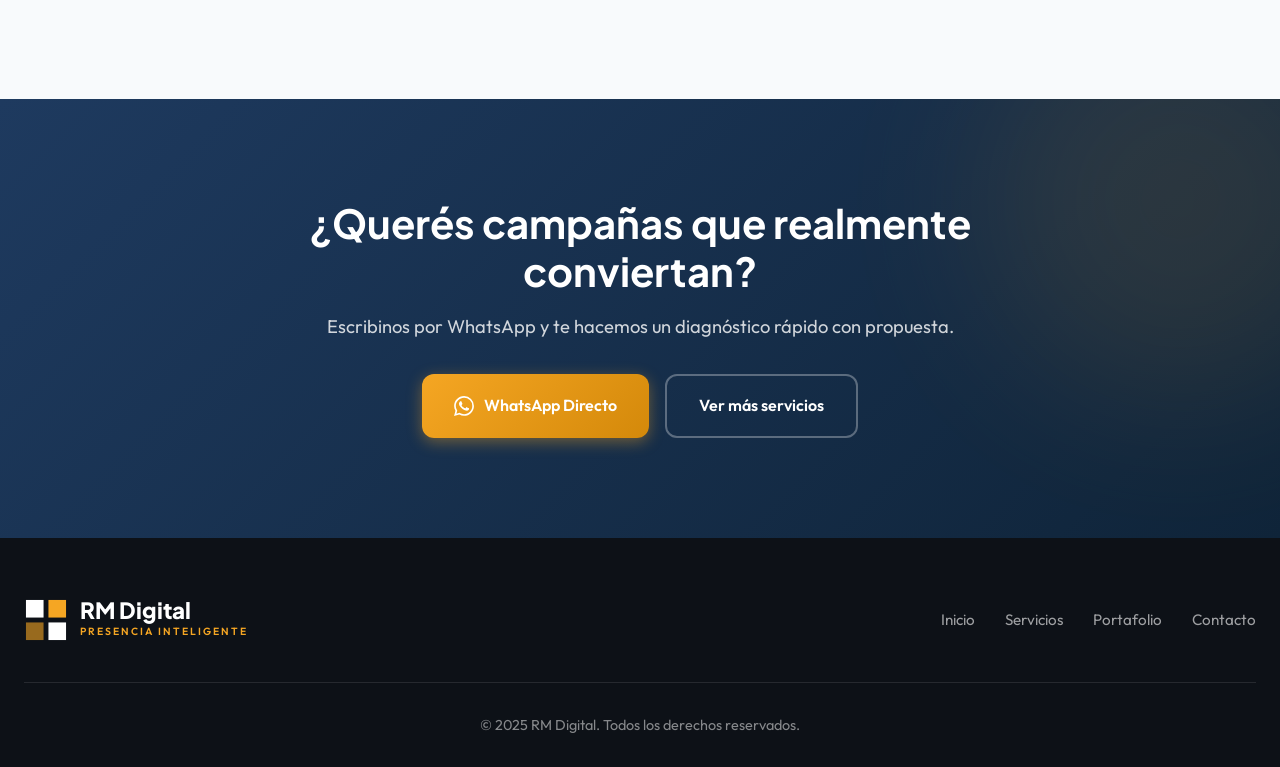
<file: servicio-marketing-digital.html>
<!DOCTYPE html>
<html lang="es">
<head>
    <meta charset="UTF-8">
    <meta name="viewport" content="width=device-width, initial-scale=1.0">
    <meta name="description" content="Marketing Digital Profesional - RM Digital. Estrategias personalizadas: SEO, SEM, email marketing y campañas de publicidad que convierten.">
    <title>Marketing Digital Profesional | RM Digital</title>

    <meta name="robots" content="index, follow, max-image-preview:large">
    <link rel="canonical" href="https://rmdigital.net/servicio-marketing-digital.html">
    <meta property="og:locale" content="es_GT">
    <meta property="og:type" content="website">
    <meta property="og:title" content="Marketing Digital Profesional | RM Digital">
    <meta property="og:description" content="SEO, SEM, email marketing y campanas publicitarias para negocios que quieren crecer de forma medible.">
    <meta property="og:url" content="https://rmdigital.net/servicio-marketing-digital.html">
    <meta property="og:site_name" content="RM Digital">
    <meta property="og:image" content="https://rmdigital.net/social-preview.svg">
    <meta name="twitter:card" content="summary_large_image">
    <meta name="twitter:title" content="Marketing Digital Profesional | RM Digital">
    <meta name="twitter:description" content="SEO, SEM, email marketing y campanas publicitarias para negocios que quieren crecer de forma medible.">
    <meta name="twitter:image" content="https://rmdigital.net/social-preview.svg">
    <link rel="icon" href="data:image/svg+xml,<svg xmlns='http://www.w3.org/2000/svg' viewBox='0 0 32 32'><rect x='2' y='2' width='12' height='12' fill='%231E3A5F'/><rect x='18' y='2' width='12' height='12' fill='%23F5A623'/><rect x='2' y='18' width='12' height='12' fill='%23F5A623' opacity='0.6'/><rect x='18' y='18' width='12' height='12' fill='%231E3A5F'/></svg>">

    <link rel="preconnect" href="https://fonts.googleapis.com">
    <link rel="preconnect" href="https://fonts.gstatic.com" crossorigin>
    <link href="https://fonts.googleapis.com/css2?family=Outfit:wght@300;400;500;600;700;800&family=Plus+Jakarta+Sans:wght@400;500;600;700;800&display=swap" rel="stylesheet">

    <style>
        :root {
            --primary: #1E3A5F;
            --primary-dark: #0f2439;
            --primary-light: #2d5a8a;
            --secondary: #F5A623;
            --secondary-dark: #d4890a;
            --secondary-light: #ffc966;
            --white: #FFFFFF;
            --gray-50: #f8fafc;
            --gray-100: #f1f5f9;
            --gray-200: #e2e8f0;
            --gray-300: #cbd5e1;
            --gray-400: #94a3b8;
            --gray-500: #64748b;
            --gray-600: #475569;
            --gray-700: #334155;
            --gray-800: #1e293b;
            --gray-900: #0f172a;
            --dark: #0D1117;

            --font-display: 'Plus Jakarta Sans', sans-serif;
            --font-body: 'Outfit', sans-serif;

            --shadow-sm: 0 1px 2px 0 rgb(0 0 0 / 0.05);
            --shadow-md: 0 4px 6px -1px rgb(0 0 0 / 0.1);
            --shadow-lg: 0 10px 15px -3px rgb(0 0 0 / 0.1);
            --shadow-xl: 0 20px 25px -5px rgb(0 0 0 / 0.1);
            --shadow-2xl: 0 25px 50px -12px rgb(0 0 0 / 0.25);
        }

        *, *::before, *::after { margin: 0; padding: 0; box-sizing: border-box; }
        html { scroll-behavior: smooth; }
        body {
            font-family: var(--font-body);
            color: var(--gray-700);
            line-height: 1.7;
            background: var(--white);
            overflow-x: hidden;
        }
        a { text-decoration: none; color: inherit; transition: all 0.3s ease; }
        img { max-width: 100%; height: auto; display: block; }
        ul, ol { list-style: none; }
        h1, h2, h3, h4, h5, h6 {
            font-family: var(--font-display);
            font-weight: 700;
            line-height: 1.2;
            color: var(--primary);
        }
        .container { width: 100%; max-width: 1280px; margin: 0 auto; padding: 0 24px; }

        /* Navbar */
        .navbar {
            position: fixed; top: 0; left: 0; right: 0; z-index: 1000;
            padding: 20px 0; transition: all 0.4s ease;
        }
        .navbar.scrolled {
            background: rgba(255, 255, 255, 0.98);
            backdrop-filter: blur(20px);
            padding: 12px 0;
            box-shadow: var(--shadow-lg);
        }
        .navbar .container { display: flex; align-items: center; justify-content: space-between; }
        .logo { display: flex; align-items: center; gap: 12px; z-index: 1001; }
        .logo-icon { width: 44px; height: 44px; }
        .logo-text { display: flex; flex-direction: column; }
        .logo-text .brand {
            font-family: var(--font-display);
            font-size: 1.4rem;
            font-weight: 800;
            color: var(--white);
            line-height: 1.1;
            transition: color 0.3s ease;
        }
        .navbar.scrolled .logo-text .brand { color: var(--primary); }
        .logo-text .tagline {
            font-size: 0.65rem;
            color: var(--secondary);
            letter-spacing: 2px;
            text-transform: uppercase;
            font-weight: 600;
        }
        .nav-menu { display: flex; align-items: center; gap: 8px; }
        .nav-link {
            padding: 10px 20px;
            font-size: 0.95rem;
            font-weight: 500;
            color: rgba(255, 255, 255, 0.9);
            border-radius: 8px;
            transition: all 0.3s ease;
        }
        .navbar.scrolled .nav-link { color: var(--gray-600); }
        .nav-link:hover { color: var(--secondary); background: rgba(245, 166, 35, 0.1); }
        .nav-cta {
            padding: 12px 24px;
            background: var(--secondary);
            color: var(--primary-dark) !important;
            font-weight: 600;
            border-radius: 10px;
            margin-left: 16px;
        }
        .nav-cta:hover {
            background: var(--white);
            color: var(--primary) !important;
            transform: translateY(-2px);
            box-shadow: var(--shadow-lg);
        }
        .menu-toggle { display: none; flex-direction: column; gap: 5px; cursor: pointer; z-index: 1001; padding: 10px; }
        .menu-toggle span { width: 26px; height: 3px; background: var(--white); border-radius: 3px; transition: all 0.3s ease; }
        .navbar.scrolled .menu-toggle span { background: var(--primary); }
        .menu-toggle.active span:nth-child(1) { transform: rotate(45deg) translate(5px, 5px); }
        .menu-toggle.active span:nth-child(2) { opacity: 0; }
        .menu-toggle.active span:nth-child(3) { transform: rotate(-45deg) translate(7px, -7px); }

        /* Buttons */
        .btn {
            display: inline-flex; align-items: center; justify-content: center; gap: 10px;
            padding: 16px 32px;
            font-family: var(--font-body);
            font-size: 1rem;
            font-weight: 600;
            border-radius: 12px;
            border: none;
            cursor: pointer;
            transition: all 0.3s ease;
        }
        .btn-primary {
            background: linear-gradient(135deg, var(--secondary) 0%, var(--secondary-dark) 100%);
            color: var(--white);
            box-shadow: 0 4px 15px rgba(245, 166, 35, 0.4);
        }
        .btn-primary:hover { transform: translateY(-2px); box-shadow: 0 8px 25px rgba(245, 166, 35, 0.5); }
        .btn-outline {
            background: transparent;
            color: var(--white);
            border: 2px solid rgba(255, 255, 255, 0.3);
        }
        .btn-outline:hover { background: var(--white); color: var(--primary); border-color: var(--white); }

        /* Service Hero */
        .service-hero {
            min-height: 70vh;
            display: flex;
            align-items: center;
            position: relative;
            background: linear-gradient(135deg, var(--primary) 0%, var(--primary-dark) 50%, #071320 100%);
            overflow: hidden;
            padding-top: 100px;
        }
        .service-hero-bg { position: absolute; inset: 0; z-index: 1; }
        .service-hero-bg::before {
            content: '';
            position: absolute;
            inset: 0;
            background-image:
                radial-gradient(circle at 20% 50%, rgba(245, 166, 35, 0.1) 0%, transparent 50%),
                radial-gradient(circle at 80% 20%, rgba(245, 166, 35, 0.08) 0%, transparent 40%);
        }
        .hero-grid {
            position: absolute; inset: 0;
            background-image:
                linear-gradient(rgba(255, 255, 255, 0.03) 1px, transparent 1px),
                linear-gradient(90deg, rgba(255, 255, 255, 0.03) 1px, transparent 1px);
            background-size: 60px 60px;
            opacity: 0.5;
        }
        .service-hero .container {
            position: relative; z-index: 2;
            display: grid; grid-template-columns: 1fr 1fr;
            gap: 60px; align-items: center;
        }
        .service-hero-content { animation: fadeInUp 1s ease-out; }
        @keyframes fadeInUp { from { opacity: 0; transform: translateY(30px);} to { opacity: 1; transform: translateY(0);} }

        .breadcrumb { display: flex; align-items: center; gap: 10px; margin-bottom: 20px; font-size: 0.9rem; }
        .breadcrumb a { color: rgba(255, 255, 255, 0.7); }
        .breadcrumb a:hover { color: var(--secondary); }
        .breadcrumb span { color: rgba(255, 255, 255, 0.4); }
        .breadcrumb .current { color: var(--secondary); font-weight: 500; }

        .service-badge {
            display: inline-flex; align-items: center; gap: 10px;
            background: rgba(255, 255, 255, 0.1);
            backdrop-filter: blur(10px);
            padding: 10px 20px;
            border-radius: 50px;
            margin-bottom: 24px;
            border: 1px solid rgba(255, 255, 255, 0.15);
        }
        .service-badge .icon {
            width: 40px; height: 40px;
            background: var(--secondary);
            border-radius: 10px;
            display: flex; align-items: center; justify-content: center;
        }
        .service-badge .icon svg { width: 20px; height: 20px; stroke: var(--primary-dark); stroke-width: 2; fill: none; }
        .service-badge span { color: var(--white); font-weight: 600; }

        .service-hero h1 {
            font-size: clamp(2.25rem, 4.5vw, 3.5rem);
            color: var(--white);
            margin-bottom: 20px;
            line-height: 1.15;
        }
        .service-hero h1 .highlight {
            background: linear-gradient(135deg, var(--secondary) 0%, var(--secondary-light) 100%);
            -webkit-background-clip: text;
            -webkit-text-fill-color: transparent;
            background-clip: text;
        }
        .service-hero-text {
            font-size: 1.15rem;
            color: rgba(255, 255, 255, 0.75);
            margin-bottom: 32px;
            line-height: 1.8;
        }
        .service-hero-buttons { display: flex; gap: 16px; flex-wrap: wrap; }

        .service-hero-visual {
            display: flex; justify-content: center; align-items: center;
            animation: fadeInUp 1s ease-out 0.2s backwards;
        }
        .service-icon-large {
            width: 300px; height: 300px;
            background: rgba(255, 255, 255, 0.05);
            border-radius: 40px;
            display: flex; align-items: center; justify-content: center;
            border: 1px solid rgba(255, 255, 255, 0.1);
            position: relative;
        }
        .service-icon-large::before {
            content: '';
            position: absolute;
            inset: -20px;
            border: 2px dashed rgba(245, 166, 35, 0.3);
            border-radius: 50px;
            animation: rotate 30s linear infinite;
        }
        @keyframes rotate { from { transform: rotate(0deg);} to { transform: rotate(360deg);} }
        .service-icon-large svg { width: 120px; height: 120px; stroke: var(--secondary); stroke-width: 1.5; fill: none; }

        /* Sections */
        .section { padding: 100px 0; }
        .section-header { text-align: center; max-width: 700px; margin: 0 auto 60px; }
        .section-tag {
            display: inline-flex; align-items: center; gap: 8px;
            background: linear-gradient(135deg, rgba(245, 166, 35, 0.1) 0%, rgba(245, 166, 35, 0.05) 100%);
            color: var(--secondary-dark);
            padding: 10px 20px;
            border-radius: 50px;
            font-size: 0.85rem;
            font-weight: 600;
            letter-spacing: 0.5px;
            text-transform: uppercase;
            margin-bottom: 20px;
            border: 1px solid rgba(245, 166, 35, 0.2);
        }
        .section-title { font-size: clamp(1.75rem, 3.5vw, 2.5rem); margin-bottom: 16px; }
        .section-subtitle { font-size: 1.1rem; color: var(--gray-500); }

        /* Features */
        .features { background: var(--gray-50); }
        .features-grid { display: grid; grid-template-columns: repeat(3, 1fr); gap: 24px; }
        .feature-card {
            background: var(--white);
            padding: 36px 30px;
            border-radius: 20px;
            border: 1px solid var(--gray-100);
            transition: all 0.4s ease;
            text-align: center;
        }
        .feature-card:hover {
            transform: translateY(-8px);
            box-shadow: var(--shadow-xl);
            border-color: transparent;
        }
        .feature-icon {
            width: 70px; height: 70px;
            background: linear-gradient(135deg, var(--primary) 0%, var(--primary-light) 100%);
            border-radius: 20px;
            display: flex; align-items: center; justify-content: center;
            margin: 0 auto 24px;
            transition: all 0.4s ease;
        }
        .feature-card:hover .feature-icon {
            background: linear-gradient(135deg, var(--secondary) 0%, var(--secondary-dark) 100%);
            transform: scale(1.1) rotate(5deg);
        }
        .feature-icon svg { width: 32px; height: 32px; stroke: var(--white); stroke-width: 2; fill: none; }
        .feature-card h3 { font-size: 1.2rem; margin-bottom: 12px; }
        .feature-card p { color: var(--gray-500); font-size: 0.95rem; }

        /* Process */
        .process { background: var(--white); }
        .process-timeline {
            display: grid;
            grid-template-columns: repeat(4, 1fr);
            gap: 30px;
            position: relative;
        }
        .process-timeline::before {
            content: '';
            position: absolute;
            top: 50px;
            left: 60px;
            right: 60px;
            height: 3px;
            background: linear-gradient(90deg, var(--primary), var(--secondary));
            border-radius: 3px;
        }
        .process-step { text-align: center; position: relative; }
        .step-number {
            width: 80px; height: 80px;
            background: linear-gradient(135deg, var(--primary) 0%, var(--primary-light) 100%);
            border-radius: 50%;
            display: flex; align-items: center; justify-content: center;
            margin: 0 auto 24px;
            font-family: var(--font-display);
            font-size: 1.75rem;
            font-weight: 800;
            color: var(--white);
            position: relative;
            z-index: 2;
            border: 4px solid var(--white);
            box-shadow: var(--shadow-lg);
            transition: all 0.4s ease;
        }
        .process-step:hover .step-number {
            background: linear-gradient(135deg, var(--secondary) 0%, var(--secondary-dark) 100%);
            transform: scale(1.1);
        }
        .process-step h3 { font-size: 1.15rem; margin-bottom: 10px; }
        .process-step p { color: var(--gray-500); font-size: 0.9rem; line-height: 1.6; }

        /* Pricing */
        .pricing { background: var(--gray-50); }
        .pricing-grid { display: grid; grid-template-columns: repeat(3, 1fr); gap: 30px; }
        .pricing-card {
            background: var(--white);
            border-radius: 24px;
            padding: 40px 35px;
            border: 2px solid var(--gray-100);
            transition: all 0.4s ease;
            position: relative;
        }
        .pricing-card.featured { border-color: var(--secondary); transform: scale(1.05); }
        .pricing-card.featured::before {
            content: 'Más Popular';
            position: absolute;
            top: -14px;
            left: 50%;
            transform: translateX(-50%);
            background: var(--secondary);
            color: var(--primary-dark);
            padding: 6px 20px;
            border-radius: 50px;
            font-size: 0.8rem;
            font-weight: 700;
        }
        .pricing-card:hover { box-shadow: var(--shadow-xl); }
        .pricing-card h3 { font-size: 1.3rem; margin-bottom: 10px; }
        .pricing-card .price {
            font-family: var(--font-display);
            font-size: 3rem;
            font-weight: 800;
            color: var(--primary);
            margin-bottom: 8px;
        }
        .pricing-card .price span { font-size: 1rem; font-weight: 500; color: var(--gray-400); }
        .pricing-card .description { color: var(--gray-500); margin-bottom: 24px; font-size: 0.95rem; }
        .pricing-features { margin-bottom: 30px; }
        .pricing-features li {
            display: flex; align-items: center; gap: 12px;
            padding: 10px 0;
            color: var(--gray-600);
            font-size: 0.95rem;
        }
        .pricing-features li svg { width: 20px; height: 20px; stroke: var(--secondary); stroke-width: 2; fill: none; flex-shrink: 0; }
        .pricing-card .btn { width: 100%; }
        .pricing-card.featured .btn { background: linear-gradient(135deg, var(--primary) 0%, var(--primary-dark) 100%); }

        /* CTA */
        .cta {
            background: linear-gradient(135deg, var(--primary) 0%, var(--primary-dark) 100%);
            padding: 100px 0;
            position: relative;
            overflow: hidden;
        }
        .cta::before {
            content: '';
            position: absolute;
            top: -100px;
            right: -100px;
            width: 400px;
            height: 400px;
            background: var(--secondary);
            opacity: 0.1;
            border-radius: 50%;
            filter: blur(80px);
        }
        .cta-content {
            text-align: center;
            position: relative;
            z-index: 1;
            max-width: 700px;
            margin: 0 auto;
        }
        .cta h2 { color: var(--white); font-size: clamp(1.75rem, 3.5vw, 2.5rem); margin-bottom: 16px; }
        .cta p { color: rgba(255, 255, 255, 0.8); font-size: 1.15rem; margin-bottom: 32px; }
        .cta-buttons { display: flex; gap: 16px; justify-content: center; flex-wrap: wrap; }

        /* Footer */
        .footer { background: var(--dark); padding: 60px 0 30px; }
        .footer-content { display: flex; justify-content: space-between; align-items: center; flex-wrap: wrap; gap: 20px; }
        .footer .logo-text .brand { color: var(--white); }
        .footer-links { display: flex; gap: 30px; }
        .footer-links a { color: rgba(255, 255, 255, 0.6); font-size: 0.95rem; }
        .footer-links a:hover { color: var(--secondary); }
        .footer-bottom {
            margin-top: 40px;
            padding-top: 30px;
            border-top: 1px solid rgba(255, 255, 255, 0.1);
            text-align: center;
        }
        .footer-bottom p { color: rgba(255, 255, 255, 0.5); font-size: 0.9rem; }

        /* Animations */
        .fade-up { opacity: 0; transform: translateY(30px); transition: all 0.8s ease; }
        .fade-up.visible { opacity: 1; transform: translateY(0); }
        .stagger-1 { transition-delay: 0.1s; }
        .stagger-2 { transition-delay: 0.2s; }
        .stagger-3 { transition-delay: 0.3s; }
        .stagger-4 { transition-delay: 0.4s; }

        /* Responsive */
        @media (max-width: 1024px) {
            .service-hero .container { grid-template-columns: 1fr; text-align: center; }
            .service-hero-visual { display: none; }
            .service-hero-buttons { justify-content: center; }
            .features-grid, .pricing-grid { grid-template-columns: repeat(2, 1fr); }
            .pricing-card.featured { transform: none; }
            .process-timeline { grid-template-columns: repeat(2, 1fr); }
            .process-timeline::before { display: none; }
        }
        @media (max-width: 768px) {
            .menu-toggle { display: flex; }
            .nav-menu {
                position: fixed; top: 0; left: 0; right: 0; bottom: 0;
                background: linear-gradient(135deg, var(--primary) 0%, var(--primary-dark) 100%);
                flex-direction: column;
                justify-content: center;
                align-items: center;
                gap: 20px;
                opacity: 0;
                visibility: hidden;
                transition: all 0.4s ease;
            }
            .nav-menu.active { opacity: 1; visibility: visible; }
            .nav-link { font-size: 1.3rem; color: var(--white) !important; }
            .nav-cta { margin-left: 0; margin-top: 20px; }
            .section { padding: 70px 0; }
            .features-grid, .pricing-grid, .process-timeline { grid-template-columns: 1fr; }
            .breadcrumb { justify-content: center; }
            .footer-content { flex-direction: column; text-align: center; }
            .footer-links { flex-wrap: wrap; justify-content: center; }
        }
        @media (max-width: 480px) {
            .container { padding: 0 16px; }
            .service-hero-buttons { flex-direction: column; }
            .service-hero-buttons .btn { width: 100%; }
            .cta-buttons { flex-direction: column; }
            .cta-buttons .btn { width: 100%; }
        }
    </style>
</head>
<body>
    <!-- Navbar -->
    <nav class="navbar" id="navbar">
        <div class="container">
            <a href="index.html" class="logo">
                <svg class="logo-icon" viewBox="0 0 45 45" fill="none">
                    <rect x="2" y="2" width="18" height="18" fill="#FFFFFF"/>
                    <rect x="25" y="2" width="18" height="18" fill="#F5A623"/>
                    <rect x="2" y="25" width="18" height="18" fill="#F5A623" opacity="0.6"/>
                    <rect x="25" y="25" width="18" height="18" fill="#FFFFFF"/>
                </svg>
                <div class="logo-text">
                    <span class="brand">RM Digital</span>
                    <span class="tagline">Presencia Inteligente</span>
                </div>
            </a>

            <ul class="nav-menu" id="navMenu">
                <li><a href="index.html" class="nav-link">Inicio</a></li>
                <li><a href="index.html#servicios" class="nav-link">Servicios</a></li>
                <li><a href="index.html#portafolio" class="nav-link">Portafolio</a></li>
                <li><a href="index.html#testimonios" class="nav-link">Testimonios</a></li>
                <li><a href="index.html#contacto" class="nav-cta">Contáctanos</a></li>
            </ul>

            <div class="menu-toggle" id="menuToggle">
                <span></span><span></span><span></span>
            </div>
        </div>
    </nav>

    <!-- Service Hero -->
    <section class="service-hero">
        <div class="service-hero-bg">
            <div class="hero-grid"></div>
        </div>

        <div class="container">
            <div class="service-hero-content">
                <nav class="breadcrumb">
                    <a href="index.html">Inicio</a>
                    <span>/</span>
                    <a href="index.html#servicios">Servicios</a>
                    <span>/</span>
                    <span class="current">Marketing Digital</span>
                </nav>

                <div class="service-badge">
                    <div class="icon">
                        <!-- Compass -->
                        <svg viewBox="0 0 24 24">
                            <circle cx="12" cy="12" r="10"/>
                            <polygon points="16 8 14 14 8 16 10 10 16 8"/>
                        </svg>
                    </div>
                    <span>Marketing Digital</span>
                </div>

                <h1>Estrategias que <span class="highlight">atraen, convierten y escalan</span></h1>

                <p class="service-hero-text">
                    Combinamos SEO, campañas pagadas, embudos y automatizaciones para que tu negocio
                    crezca con métricas claras: leads, ventas y retorno.
                </p>

                <div class="service-hero-buttons">
                    <a href="index.html#contacto" class="btn btn-primary">
                        Solicitar Estrategia
                        <svg width="20" height="20" viewBox="0 0 24 24" fill="none" stroke="currentColor" stroke-width="2">
                            <path d="M5 12h14M12 5l7 7-7 7"/>
                        </svg>
                    </a>
                    <a href="#proceso" class="btn btn-outline">Ver Proceso</a>
                </div>
            </div>

            <div class="service-hero-visual">
                <div class="service-icon-large">
                    <!-- Compass -->
                    <svg viewBox="0 0 24 24">
                        <circle cx="12" cy="12" r="10"/>
                        <polygon points="16 8 14 14 8 16 10 10 16 8"/>
                    </svg>
                </div>
            </div>
        </div>
    </section>

    <!-- Features Section -->
    <section class="features section">
        <div class="container">
            <div class="section-header fade-up">
                <span class="section-tag">¿Qué hacemos?</span>
                <h2 class="section-title">Marketing con enfoque en resultados</h2>
                <p class="section-subtitle">Nada de “likes por likes”: optimizamos para conversiones, ventas y crecimiento sostenible.</p>
            </div>

            <div class="features-grid">
                <div class="feature-card fade-up stagger-1">
                    <div class="feature-icon">
                        <!-- Target -->
                        <svg viewBox="0 0 24 24">
                            <circle cx="12" cy="12" r="10"/>
                            <circle cx="12" cy="12" r="6"/>
                            <circle cx="12" cy="12" r="2"/>
                        </svg>
                    </div>
                    <h3>Estrategia & Segmentación</h3>
                    <p>Definimos audiencias, oferta, ángulos y mensajes que sí conectan.</p>
                </div>

                <div class="feature-card fade-up stagger-2">
                    <div class="feature-icon">
                        <!-- Megaphone -->
                        <svg viewBox="0 0 24 24">
                            <path d="M3 11v2"/>
                            <path d="M7 9v6"/>
                            <path d="M21 8a2 2 0 0 0-2-2H9l-6 4v4l6 4h10a2 2 0 0 0 2-2Z"/>
                        </svg>
                    </div>
                    <h3>Ads (Meta/Google)</h3>
                    <p>Campañas optimizadas para leads/ventas, con control de presupuesto y ROAS.</p>
                </div>

                <div class="feature-card fade-up stagger-3">
                    <div class="feature-icon">
                        <!-- Search -->
                        <svg viewBox="0 0 24 24">
                            <circle cx="11" cy="11" r="8"/>
                            <line x1="21" y1="21" x2="16.65" y2="16.65"/>
                        </svg>
                    </div>
                    <h3>SEO & Contenido</h3>
                    <p>Contenido y optimización para aparecer en Google y sostener tráfico orgánico.</p>
                </div>

                <div class="feature-card fade-up stagger-1">
                    <div class="feature-icon">
                        <!-- Mail -->
                        <svg viewBox="0 0 24 24">
                            <rect x="3" y="5" width="18" height="14" rx="2"/>
                            <polyline points="3 7 12 13 21 7"/>
                        </svg>
                    </div>
                    <h3>Email Marketing</h3>
                    <p>Secuencias para nutrir leads, recuperar carritos y aumentar recompra.</p>
                </div>

                <div class="feature-card fade-up stagger-2">
                    <div class="feature-icon">
                        <!-- Zap -->
                        <svg viewBox="0 0 24 24">
                            <polygon points="13 2 3 14 12 14 11 22 21 10 12 10 13 2"/>
                        </svg>
                    </div>
                    <h3>Automatización</h3>
                    <p>WhatsApp, formularios y CRM: menos trabajo manual, más cierres.</p>
                </div>

                <div class="feature-card fade-up stagger-3">
                    <div class="feature-icon">
                        <!-- Bar chart -->
                        <svg viewBox="0 0 24 24">
                            <line x1="12" y1="20" x2="12" y2="10"/>
                            <line x1="18" y1="20" x2="18" y2="4"/>
                            <line x1="6" y1="20" x2="6" y2="16"/>
                        </svg>
                    </div>
                    <h3>Reportes & Optimización</h3>
                    <p>Medimos, probamos creatividades y escalamos lo que funciona.</p>
                </div>
            </div>
        </div>
    </section>

    <!-- Process Section -->
    <section class="process section" id="proceso">
        <div class="container">
            <div class="section-header fade-up">
                <span class="section-tag">Nuestro Proceso</span>
                <h2 class="section-title">Cómo hacemos crecer tu negocio</h2>
                <p class="section-subtitle">Un flujo claro: estrategia, ejecución, medición y mejora continua.</p>
            </div>

            <div class="process-timeline">
                <div class="process-step fade-up stagger-1">
                    <div class="step-number">1</div>
                    <h3>Diagnóstico</h3>
                    <p>Analizamos tu negocio, competencia, oferta y puntos de fuga del proceso.</p>
                </div>

                <div class="process-step fade-up stagger-2">
                    <div class="step-number">2</div>
                    <h3>Plan de Acción</h3>
                    <p>Definimos canales (Meta/Google/SEO), KPIs y calendario de ejecución.</p>
                </div>

                <div class="process-step fade-up stagger-3">
                    <div class="step-number">3</div>
                    <h3>Ejecución</h3>
                    <p>Creatividades, anuncios, landing, tracking y automatizaciones listas.</p>
                </div>

                <div class="process-step fade-up stagger-4">
                    <div class="step-number">4</div>
                    <h3>Optimización</h3>
                    <p>Reporte, pruebas A/B y ajustes para bajar costo por lead y subir ventas.</p>
                </div>
            </div>
        </div>
    </section>

    <!-- Pricing Section -->
    <section class="pricing section">
        <div class="container">
            <div class="section-header fade-up">
                <span class="section-tag">Paquetes</span>
                <h2 class="section-title">Planes de Marketing Digital</h2>
                <p class="section-subtitle">Elegí el nivel según tu etapa: iniciar, crecer o escalar.</p>
            </div>

            <div class="pricing-grid">
                <div class="pricing-card fade-up stagger-1">
                    <h3>Starter</h3>
                    <div class="price">Q1,500 <span>/ mes</span></div>
                    <p class="description">Ideal para iniciar con estructura y primeras campañas.</p>
                    <ul class="pricing-features">
                        <li><svg viewBox="0 0 24 24"><polyline points="20 6 9 17 4 12"/></svg> Setup de campaña (Meta)</li>
                        <li><svg viewBox="0 0 24 24"><polyline points="20 6 9 17 4 12"/></svg> 2 creatividades/mes</li>
                        <li><svg viewBox="0 0 24 24"><polyline points="20 6 9 17 4 12"/></svg> Optimización semanal</li>
                        <li><svg viewBox="0 0 24 24"><polyline points="20 6 9 17 4 12"/></svg> Reporte mensual</li>
                        <li><svg viewBox="0 0 24 24"><polyline points="20 6 9 17 4 12"/></svg> Recomendaciones</li>
                        <li><svg viewBox="0 0 24 24"><polyline points="20 6 9 17 4 12"/></svg> Soporte WhatsApp</li>
                    </ul>
                    <a href="index.html#contacto" class="btn btn-primary">Comenzar</a>
                </div>

                <div class="pricing-card featured fade-up stagger-2">
                    <h3>Growth</h3>
                    <div class="price">Q2,800 <span>/ mes</span></div>
                    <p class="description">Para crecer: más creatividades, mejor funnel y mejor control.</p>
                    <ul class="pricing-features">
                        <li><svg viewBox="0 0 24 24"><polyline points="20 6 9 17 4 12"/></svg> Meta + Google (según caso)</li>
                        <li><svg viewBox="0 0 24 24"><polyline points="20 6 9 17 4 12"/></svg> 6 creatividades/mes</li>
                        <li><svg viewBox="0 0 24 24"><polyline points="20 6 9 17 4 12"/></svg> Optimización 2x semana</li>
                        <li><svg viewBox="0 0 24 24"><polyline points="20 6 9 17 4 12"/></svg> Tracking básico (Pixel)</li>
                        <li><svg viewBox="0 0 24 24"><polyline points="20 6 9 17 4 12"/></svg> Copy y oferta</li>
                        <li><svg viewBox="0 0 24 24"><polyline points="20 6 9 17 4 12"/></svg> Reporte + insights</li>
                    </ul>
                    <a href="index.html#contacto" class="btn btn-primary">Comenzar</a>
                </div>

                <div class="pricing-card fade-up stagger-3">
                    <h3>Scale</h3>
                    <div class="price">Q4,500+ <span>/ mes</span></div>
                    <p class="description">Para escalar: pruebas A/B, embudos y automatización avanzada.</p>
                    <ul class="pricing-features">
                        <li><svg viewBox="0 0 24 24"><polyline points="20 6 9 17 4 12"/></svg> Multicanal (Meta/Google)</li>
                        <li><svg viewBox="0 0 24 24"><polyline points="20 6 9 17 4 12"/></svg> 10+ creatividades/mes</li>
                        <li><svg viewBox="0 0 24 24"><polyline points="20 6 9 17 4 12"/></svg> Optimización 3x semana</li>
                        <li><svg viewBox="0 0 24 24"><polyline points="20 6 9 17 4 12"/></svg> Embudos & CRO</li>
                        <li><svg viewBox="0 0 24 24"><polyline points="20 6 9 17 4 12"/></svg> Automatizaciones</li>
                        <li><svg viewBox="0 0 24 24"><polyline points="20 6 9 17 4 12"/></svg> Reporte ejecutivo</li>
                    </ul>
                    <a href="index.html#contacto" class="btn btn-primary">Cotizar</a>
                </div>
            </div>
        </div>
    </section>

    <!-- CTA Section -->
    <section class="cta">
        <div class="container">
            <div class="cta-content fade-up">
                <h2>¿Querés campañas que realmente conviertan?</h2>
                <p>Escribinos por WhatsApp y te hacemos un diagnóstico rápido con propuesta.</p>
                <div class="cta-buttons">
                    <a href="https://wa.me/50245610507?text=Hola%20RM%20Digital,%20me%20interesa%20Marketing%20Digital.%20%C2%BFPueden%20hacerme%20una%20estrategia%20y%20cotizaci%C3%B3n%3F" class="btn btn-primary" target="_blank" rel="noopener">
                        <svg width="20" height="20" viewBox="0 0 24 24" fill="currentColor">
                            <path d="M17.472 14.382c-.297-.149-1.758-.867-2.03-.967-.273-.099-.471-.148-.67.15-.197.297-.767.966-.94 1.164-.173.199-.347.223-.644.075-.297-.15-1.255-.463-2.39-1.475-.883-.788-1.48-1.761-1.653-2.059-.173-.297-.018-.458.13-.606.134-.133.298-.347.446-.52.149-.174.198-.298.298-.497.099-.198.05-.371-.025-.52-.075-.149-.669-1.612-.916-2.207-.242-.579-.487-.5-.669-.51-.173-.008-.371-.01-.57-.01-.198 0-.52.074-.792.372-.272.297-1.04 1.016-1.04 2.479 0 1.462 1.065 2.875 1.213 3.074.149.198 2.096 3.2 5.077 4.487.709.306 1.262.489 1.694.625.712.227 1.36.195 1.871.118.571-.085 1.758-.719 2.006-1.413.248-.694.248-1.289.173-1.413-.074-.124-.272-.198-.57-.347m-5.421 7.403h-.004a9.87 9.87 0 01-5.031-1.378l-.361-.214-3.741.982.998-3.648-.235-.374a9.86 9.86 0 01-1.51-5.26c.001-5.45 4.436-9.884 9.888-9.884 2.64 0 5.122 1.03 6.988 2.898a9.825 9.825 0 012.893 6.994c-.003 5.45-4.437 9.884-9.885 9.884m8.413-18.297A11.815 11.815 0 0012.05 0C5.495 0 .16 5.335.157 11.892c0 2.096.547 4.142 1.588 5.945L.057 24l6.305-1.654a11.882 11.882 0 005.683 1.448h.005c6.554 0 11.89-5.335 11.893-11.893a11.821 11.821 0 00-3.48-8.413z"/>
                        </svg>
                        WhatsApp Directo
                    </a>
                    <a href="index.html#servicios" class="btn btn-outline">Ver más servicios</a>
                </div>
            </div>
        </div>
    </section>

    <!-- Footer -->
    <footer class="footer">
        <div class="container">
            <div class="footer-content">
                <a href="index.html" class="logo">
                    <svg class="logo-icon" viewBox="0 0 45 45" fill="none">
                        <rect x="2" y="2" width="18" height="18" fill="#FFFFFF"/>
                        <rect x="25" y="2" width="18" height="18" fill="#F5A623"/>
                        <rect x="2" y="25" width="18" height="18" fill="#F5A623" opacity="0.6"/>
                        <rect x="25" y="25" width="18" height="18" fill="#FFFFFF"/>
                    </svg>
                    <div class="logo-text">
                        <span class="brand">RM Digital</span>
                        <span class="tagline">Presencia Inteligente</span>
                    </div>
                </a>

                <div class="footer-links">
                    <a href="index.html">Inicio</a>
                    <a href="index.html#servicios">Servicios</a>
                    <a href="index.html#portafolio">Portafolio</a>
                    <a href="index.html#contacto">Contacto</a>
                </div>
            </div>

            <div class="footer-bottom">
                <p>&copy; 2025 RM Digital. Todos los derechos reservados.</p>
            </div>
        </div>
    </footer>

    <script>
        document.addEventListener('DOMContentLoaded', function() {
            const navbar = document.getElementById('navbar');

            function handleScroll() {
                if (window.scrollY > 50) navbar.classList.add('scrolled');
                else navbar.classList.remove('scrolled');
            }
            window.addEventListener('scroll', handleScroll);
            handleScroll();

            const menuToggle = document.getElementById('menuToggle');
            const navMenu = document.getElementById('navMenu');

            menuToggle.addEventListener('click', function() {
                this.classList.toggle('active');
                navMenu.classList.toggle('active');
                document.body.style.overflow = navMenu.classList.contains('active') ? 'hidden' : '';
            });

            document.querySelectorAll('.nav-link, .nav-cta').forEach(link => {
                link.addEventListener('click', function() {
                    menuToggle.classList.remove('active');
                    navMenu.classList.remove('active');
                    document.body.style.overflow = '';
                });
            });

            document.querySelectorAll('a[href^="#"]').forEach(anchor => {
                anchor.addEventListener('click', function(e) {
                    e.preventDefault();
                    const target = document.querySelector(this.getAttribute('href'));
                    if (target) {
                        const offset = 80;
                        const position = target.getBoundingClientRect().top + window.pageYOffset - offset;
                        window.scrollTo({ top: position, behavior: 'smooth' });
                    }
                });
            });

            const fadeElements = document.querySelectorAll('.fade-up');
            const observer = new IntersectionObserver((entries) => {
                entries.forEach(entry => {
                    if (entry.isIntersecting) {
                        entry.target.classList.add('visible');
                        observer.unobserve(entry.target);
                    }
                });
            }, { threshold: 0.1 });

            fadeElements.forEach(el => observer.observe(el));
        });
    </script>
</body>
</html>
</file>
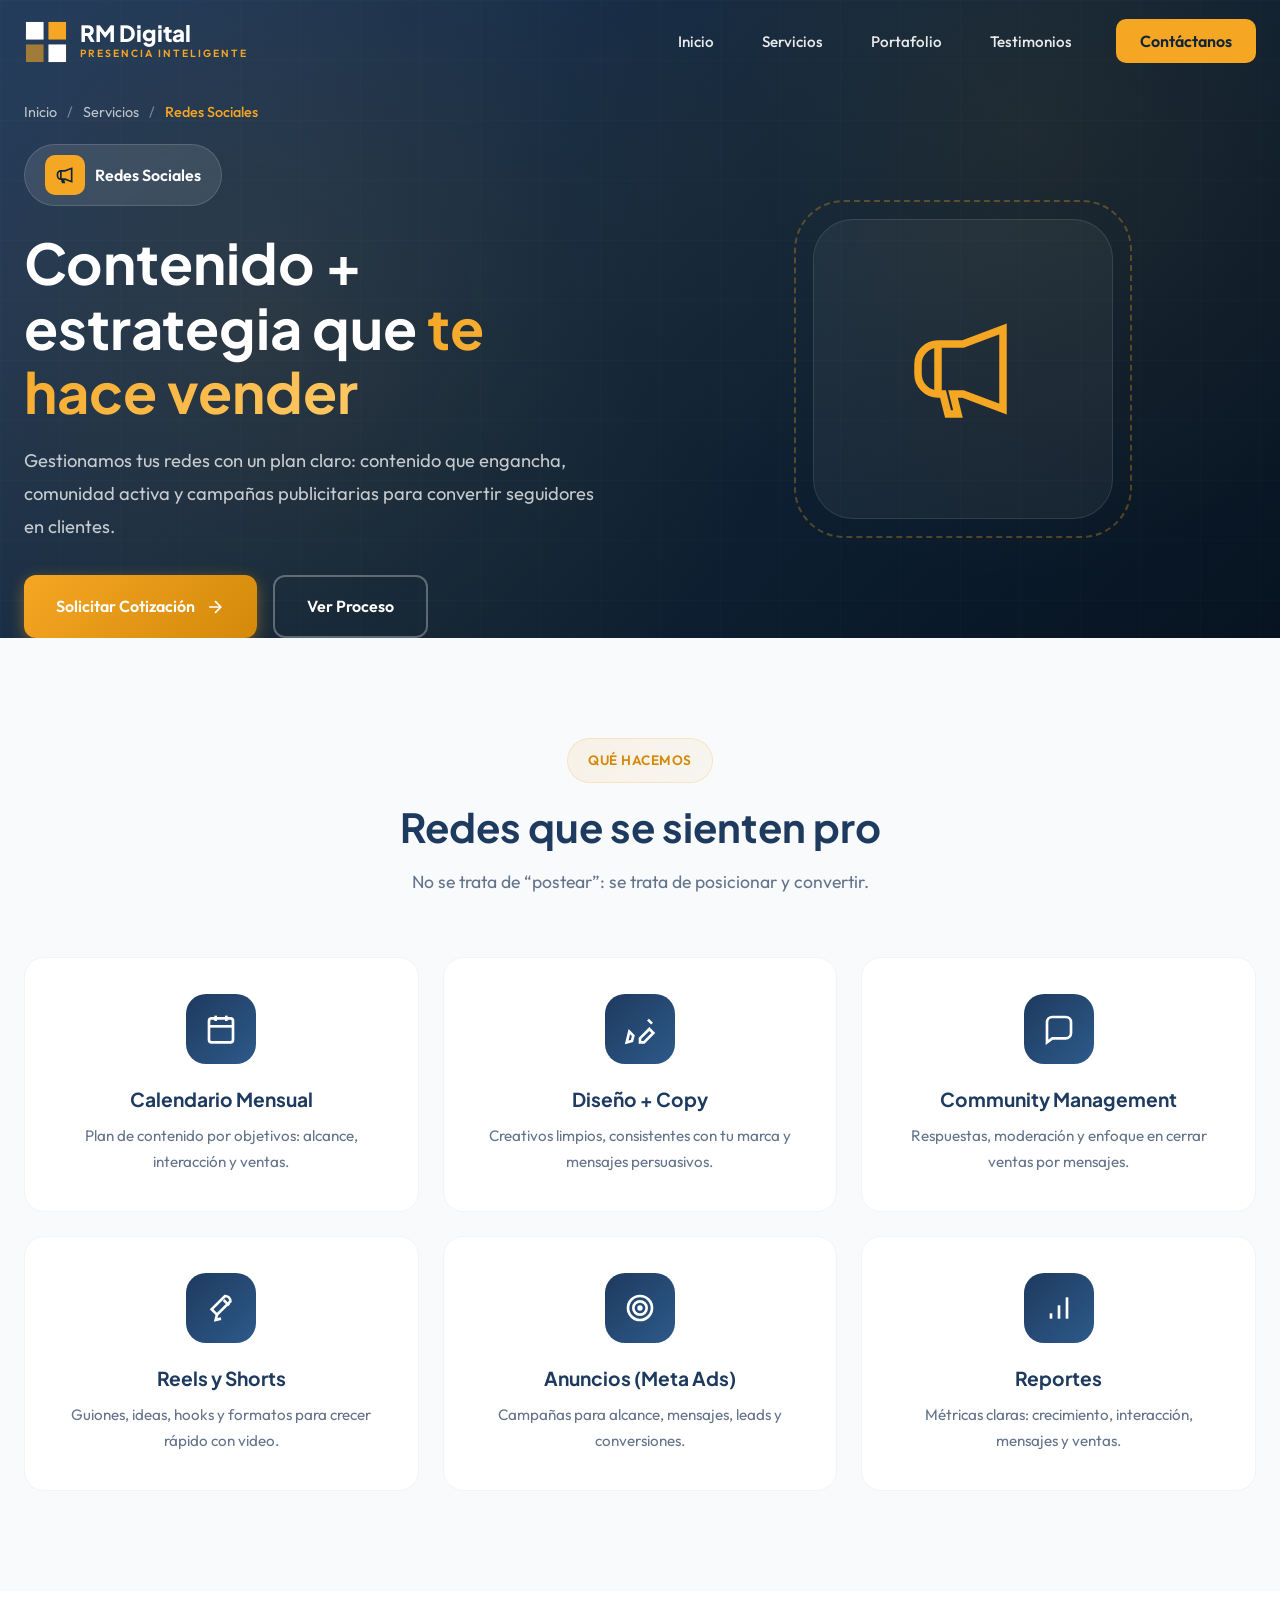
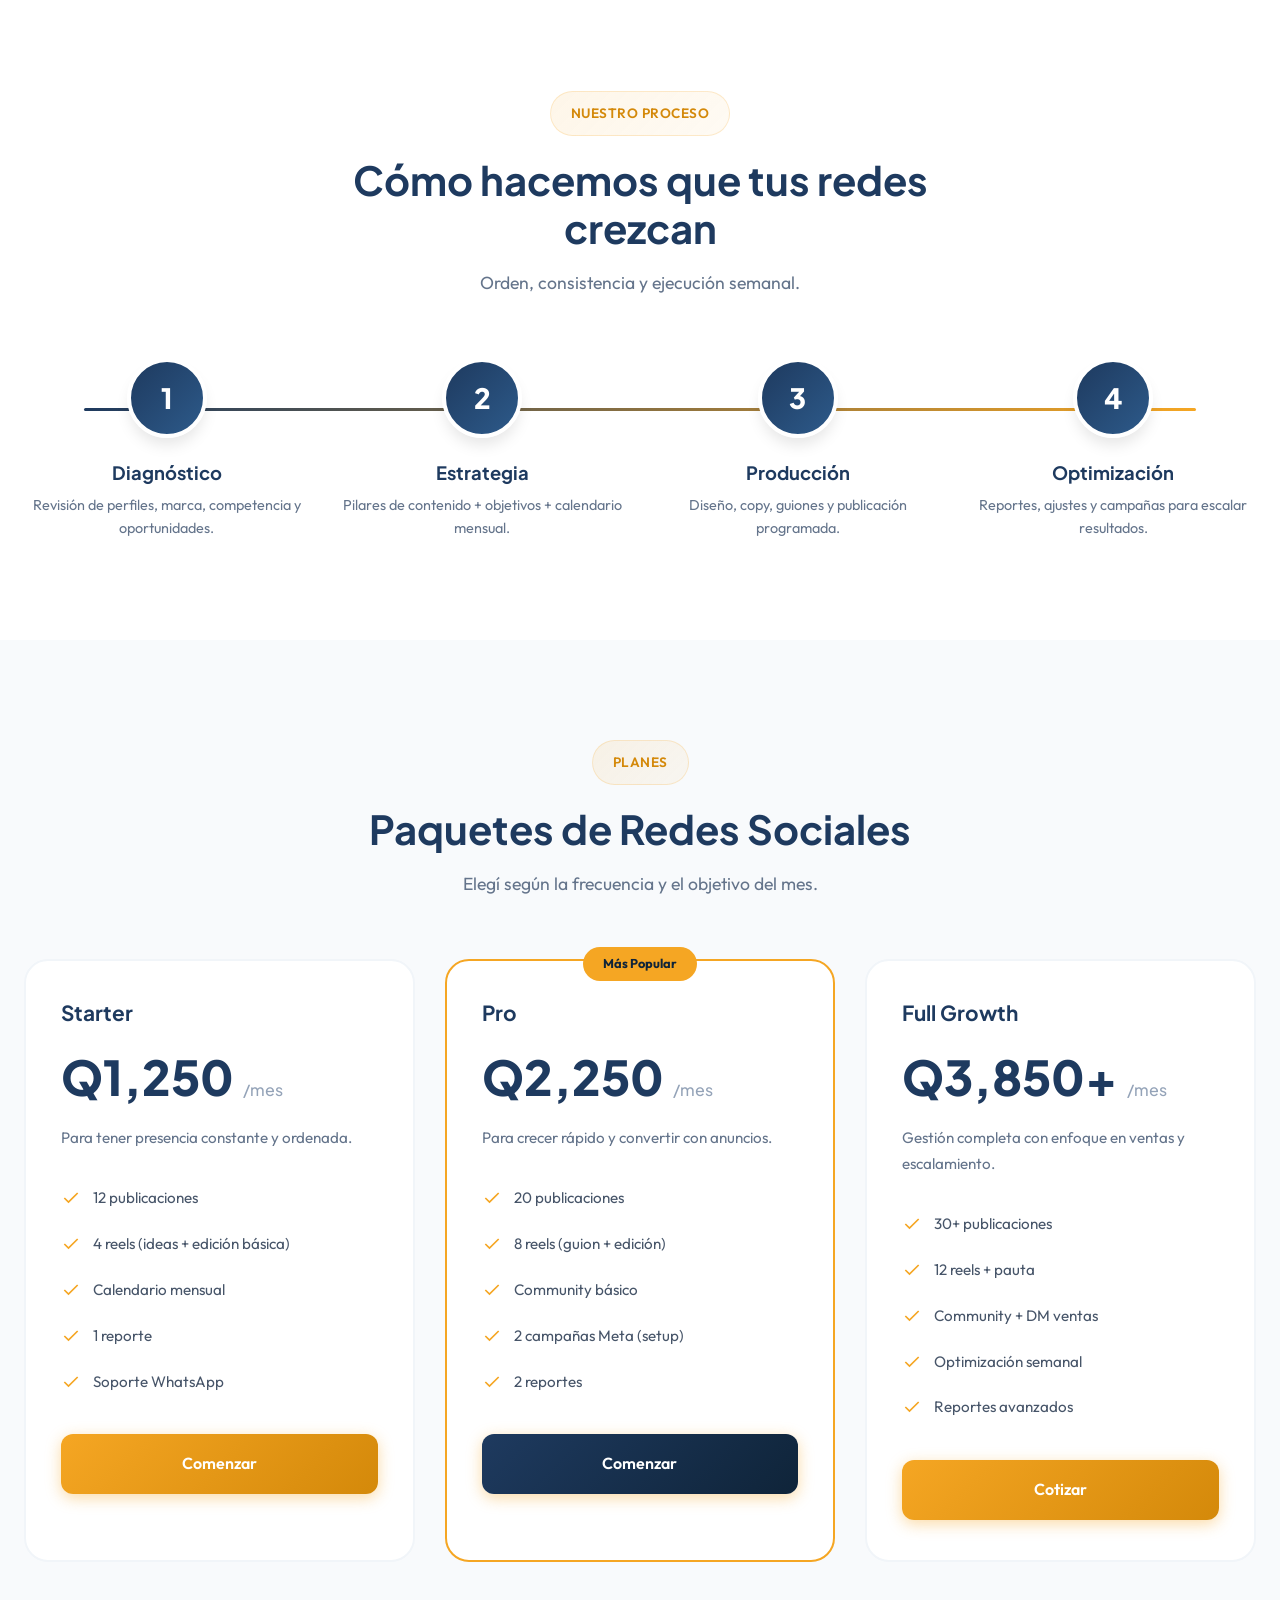
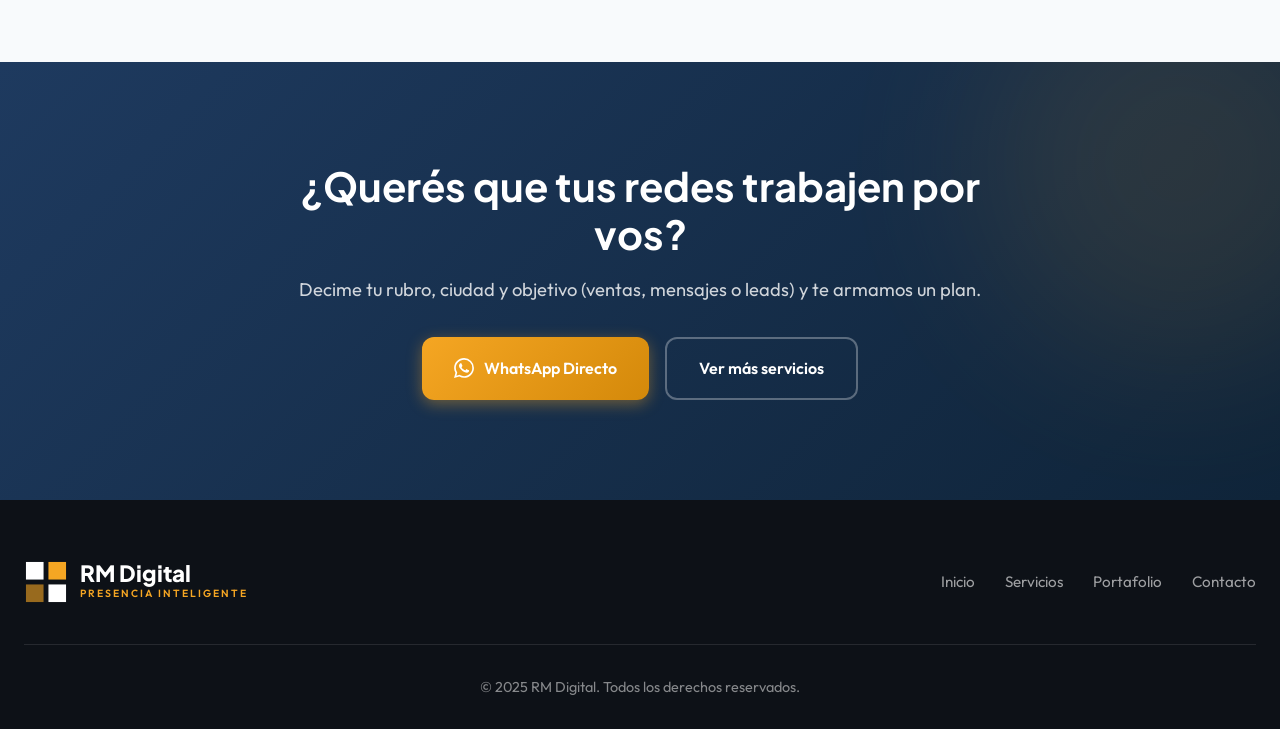
<file: servicio-redes-sociales.html>
<!DOCTYPE html>
<html lang="es">
<head>
    <meta charset="UTF-8">
    <meta name="viewport" content="width=device-width, initial-scale=1.0">
    <meta name="description" content="Redes Sociales - RM Digital. Gestión de redes, contenido, community management y campañas para crecer y vender con estrategia.">
    <title>Redes Sociales | RM Digital</title>

    <meta name="robots" content="index, follow, max-image-preview:large">
    <link rel="canonical" href="https://rmdigital.net/servicio-redes-sociales.html">
    <meta property="og:locale" content="es_GT">
    <meta property="og:type" content="website">
    <meta property="og:title" content="Redes Sociales | RM Digital">
    <meta property="og:description" content="Estrategia, contenido, diseno y gestion profesional para marcas que quieren crecer con consistencia.">
    <meta property="og:url" content="https://rmdigital.net/servicio-redes-sociales.html">
    <meta property="og:site_name" content="RM Digital">
    <meta property="og:image" content="https://rmdigital.net/social-preview.svg">
    <meta name="twitter:card" content="summary_large_image">
    <meta name="twitter:title" content="Redes Sociales | RM Digital">
    <meta name="twitter:description" content="Estrategia, contenido, diseno y gestion profesional para marcas que quieren crecer con consistencia.">
    <meta name="twitter:image" content="https://rmdigital.net/social-preview.svg">
    <link rel="icon" href="data:image/svg+xml,<svg xmlns='http://www.w3.org/2000/svg' viewBox='0 0 32 32'><rect x='2' y='2' width='12' height='12' fill='%231E3A5F'/><rect x='18' y='2' width='12' height='12' fill='%23F5A623'/><rect x='2' y='18' width='12' height='12' fill='%23F5A623' opacity='0.6'/><rect x='18' y='18' width='12' height='12' fill='%231E3A5F'/></svg>">

    <link rel="preconnect" href="https://fonts.googleapis.com">
    <link rel="preconnect" href="https://fonts.gstatic.com" crossorigin>
    <link href="https://fonts.googleapis.com/css2?family=Outfit:wght@300;400;500;600;700;800&family=Plus+Jakarta+Sans:wght@400;500;600;700;800&display=swap" rel="stylesheet">

    <style>
        :root {
            --primary: #1E3A5F;
            --primary-dark: #0f2439;
            --primary-light: #2d5a8a;
            --secondary: #F5A623;
            --secondary-dark: #d4890a;
            --secondary-light: #ffc966;
            --white: #FFFFFF;
            --gray-50: #f8fafc;
            --gray-100: #f1f5f9;
            --gray-200: #e2e8f0;
            --gray-300: #cbd5e1;
            --gray-400: #94a3b8;
            --gray-500: #64748b;
            --gray-600: #475569;
            --gray-700: #334155;
            --gray-800: #1e293b;
            --gray-900: #0f172a;
            --dark: #0D1117;

            --font-display: 'Plus Jakarta Sans', sans-serif;
            --font-body: 'Outfit', sans-serif;

            --shadow-sm: 0 1px 2px 0 rgb(0 0 0 / 0.05);
            --shadow-md: 0 4px 6px -1px rgb(0 0 0 / 0.1);
            --shadow-lg: 0 10px 15px -3px rgb(0 0 0 / 0.1);
            --shadow-xl: 0 20px 25px -5px rgb(0 0 0 / 0.1);
            --shadow-2xl: 0 25px 50px -12px rgb(0 0 0 / 0.25);
        }

        *, *::before, *::after { margin: 0; padding: 0; box-sizing: border-box; }
        html { scroll-behavior: smooth; }

        body {
            font-family: var(--font-body);
            color: var(--gray-700);
            line-height: 1.7;
            background: var(--white);
            overflow-x: hidden;
        }

        a { text-decoration: none; color: inherit; transition: all 0.3s ease; }
        img { max-width: 100%; height: auto; display: block; }
        ul, ol { list-style: none; }

        h1, h2, h3, h4, h5, h6 {
            font-family: var(--font-display);
            font-weight: 700;
            line-height: 1.2;
            color: var(--primary);
        }

        .container { width: 100%; max-width: 1280px; margin: 0 auto; padding: 0 24px; }

        /* Navbar */
        .navbar {
            position: fixed; top: 0; left: 0; right: 0; z-index: 1000;
            padding: 20px 0; transition: all 0.4s ease;
        }
        .navbar.scrolled {
            background: rgba(255, 255, 255, 0.98);
            backdrop-filter: blur(20px);
            padding: 12px 0;
            box-shadow: var(--shadow-lg);
        }
        .navbar .container { display: flex; align-items: center; justify-content: space-between; }

        .logo { display: flex; align-items: center; gap: 12px; z-index: 1001; }
        .logo-icon { width: 44px; height: 44px; }
        .logo-text { display: flex; flex-direction: column; }

        .logo-text .brand {
            font-family: var(--font-display);
            font-size: 1.4rem;
            font-weight: 800;
            color: var(--white);
            line-height: 1.1;
            transition: color 0.3s ease;
        }
        .navbar.scrolled .logo-text .brand { color: var(--primary); }

        .logo-text .tagline {
            font-size: 0.65rem;
            color: var(--secondary);
            letter-spacing: 2px;
            text-transform: uppercase;
            font-weight: 600;
        }

        .nav-menu { display: flex; align-items: center; gap: 8px; }

        .nav-link {
            padding: 10px 20px;
            font-size: 0.95rem;
            font-weight: 500;
            color: rgba(255, 255, 255, 0.9);
            border-radius: 8px;
            transition: all 0.3s ease;
        }
        .navbar.scrolled .nav-link { color: var(--gray-600); }
        .nav-link:hover { color: var(--secondary); background: rgba(245, 166, 35, 0.1); }

        .nav-cta {
            padding: 12px 24px;
            background: var(--secondary);
            color: var(--primary-dark) !important;
            font-weight: 600;
            border-radius: 10px;
            margin-left: 16px;
        }
        .nav-cta:hover {
            background: var(--white);
            color: var(--primary) !important;
            transform: translateY(-2px);
            box-shadow: var(--shadow-lg);
        }

        .menu-toggle {
            display: none;
            flex-direction: column;
            gap: 5px;
            cursor: pointer;
            z-index: 1001;
            padding: 10px;
        }
        .menu-toggle span {
            width: 26px;
            height: 3px;
            background: var(--white);
            border-radius: 3px;
            transition: all 0.3s ease;
        }
        .navbar.scrolled .menu-toggle span { background: var(--primary); }
        .menu-toggle.active span:nth-child(1) { transform: rotate(45deg) translate(5px, 5px); }
        .menu-toggle.active span:nth-child(2) { opacity: 0; }
        .menu-toggle.active span:nth-child(3) { transform: rotate(-45deg) translate(7px, -7px); }

        /* Buttons */
        .btn {
            display: inline-flex;
            align-items: center;
            justify-content: center;
            gap: 10px;
            padding: 16px 32px;
            font-family: var(--font-body);
            font-size: 1rem;
            font-weight: 600;
            border-radius: 12px;
            border: none;
            cursor: pointer;
            transition: all 0.3s ease;
        }
        .btn-primary {
            background: linear-gradient(135deg, var(--secondary) 0%, var(--secondary-dark) 100%);
            color: var(--white);
            box-shadow: 0 4px 15px rgba(245, 166, 35, 0.4);
        }
        .btn-primary:hover { transform: translateY(-2px); box-shadow: 0 8px 25px rgba(245, 166, 35, 0.5); }

        .btn-outline {
            background: transparent;
            color: var(--white);
            border: 2px solid rgba(255, 255, 255, 0.3);
        }
        .btn-outline:hover {
            background: var(--white);
            color: var(--primary);
            border-color: var(--white);
        }

        /* Service Hero */
        .service-hero {
            min-height: 70vh;
            display: flex;
            align-items: center;
            position: relative;
            background: linear-gradient(135deg, var(--primary) 0%, var(--primary-dark) 50%, #071320 100%);
            overflow: hidden;
            padding-top: 100px;
        }
        .service-hero-bg { position: absolute; inset: 0; z-index: 1; }
        .service-hero-bg::before {
            content: '';
            position: absolute;
            inset: 0;
            background-image:
                radial-gradient(circle at 20% 50%, rgba(245, 166, 35, 0.1) 0%, transparent 50%),
                radial-gradient(circle at 80% 20%, rgba(245, 166, 35, 0.08) 0%, transparent 40%);
        }
        .hero-grid {
            position: absolute; inset: 0;
            background-image:
                linear-gradient(rgba(255, 255, 255, 0.03) 1px, transparent 1px),
                linear-gradient(90deg, rgba(255, 255, 255, 0.03) 1px, transparent 1px);
            background-size: 60px 60px;
            opacity: 0.5;
        }

        .service-hero .container {
            position: relative;
            z-index: 2;
            display: grid;
            grid-template-columns: 1fr 1fr;
            gap: 60px;
            align-items: center;
        }
        .service-hero-content { animation: fadeInUp 1s ease-out; }
        @keyframes fadeInUp { from { opacity: 0; transform: translateY(30px);} to { opacity: 1; transform: translateY(0);} }

        .breadcrumb { display: flex; align-items: center; gap: 10px; margin-bottom: 20px; font-size: 0.9rem; }
        .breadcrumb a { color: rgba(255, 255, 255, 0.7); }
        .breadcrumb a:hover { color: var(--secondary); }
        .breadcrumb span { color: rgba(255, 255, 255, 0.4); }
        .breadcrumb .current { color: var(--secondary); font-weight: 500; }

        .service-badge {
            display: inline-flex;
            align-items: center;
            gap: 10px;
            background: rgba(255, 255, 255, 0.1);
            backdrop-filter: blur(10px);
            padding: 10px 20px;
            border-radius: 50px;
            margin-bottom: 24px;
            border: 1px solid rgba(255, 255, 255, 0.15);
        }
        .service-badge .icon {
            width: 40px; height: 40px;
            background: var(--secondary);
            border-radius: 10px;
            display: flex; align-items: center; justify-content: center;
        }
        .service-badge .icon svg {
            width: 20px; height: 20px;
            stroke: var(--primary-dark);
            stroke-width: 2;
            fill: none;
        }
        .service-badge span { color: var(--white); font-weight: 600; }

        .service-hero h1 {
            font-size: clamp(2.25rem, 4.5vw, 3.5rem);
            color: var(--white);
            margin-bottom: 20px;
            line-height: 1.15;
        }
        .service-hero h1 .highlight {
            background: linear-gradient(135deg, var(--secondary) 0%, var(--secondary-light) 100%);
            -webkit-background-clip: text;
            -webkit-text-fill-color: transparent;
            background-clip: text;
        }
        .service-hero-text {
            font-size: 1.15rem;
            color: rgba(255, 255, 255, 0.75);
            margin-bottom: 32px;
            line-height: 1.8;
        }
        .service-hero-buttons { display: flex; gap: 16px; flex-wrap: wrap; }

        .service-hero-visual {
            display: flex; justify-content: center; align-items: center;
            animation: fadeInUp 1s ease-out 0.2s backwards;
        }
        .service-icon-large {
            width: 300px; height: 300px;
            background: rgba(255, 255, 255, 0.05);
            border-radius: 40px;
            display: flex; align-items: center; justify-content: center;
            border: 1px solid rgba(255, 255, 255, 0.1);
            position: relative;
        }
        .service-icon-large::before {
            content: '';
            position: absolute;
            inset: -20px;
            border: 2px dashed rgba(245, 166, 35, 0.3);
            border-radius: 50px;
            animation: rotate 30s linear infinite;
        }
        @keyframes rotate { from { transform: rotate(0deg);} to { transform: rotate(360deg);} }
        .service-icon-large svg { width: 120px; height: 120px; stroke: var(--secondary); stroke-width: 1.5; fill: none; }

        /* Sections */
        .section { padding: 100px 0; }
        .section-header { text-align: center; max-width: 700px; margin: 0 auto 60px; }
        .section-tag {
            display: inline-flex;
            align-items: center;
            gap: 8px;
            background: linear-gradient(135deg, rgba(245, 166, 35, 0.1) 0%, rgba(245, 166, 35, 0.05) 100%);
            color: var(--secondary-dark);
            padding: 10px 20px;
            border-radius: 50px;
            font-size: 0.85rem;
            font-weight: 600;
            letter-spacing: 0.5px;
            text-transform: uppercase;
            margin-bottom: 20px;
            border: 1px solid rgba(245, 166, 35, 0.2);
        }
        .section-title { font-size: clamp(1.75rem, 3.5vw, 2.5rem); margin-bottom: 16px; }
        .section-subtitle { font-size: 1.1rem; color: var(--gray-500); }

        /* Features */
        .features { background: var(--gray-50); }
        .features-grid { display: grid; grid-template-columns: repeat(3, 1fr); gap: 24px; }

        .feature-card {
            background: var(--white);
            padding: 36px 30px;
            border-radius: 20px;
            border: 1px solid var(--gray-100);
            transition: all 0.4s ease;
            text-align: center;
        }
        .feature-card:hover {
            transform: translateY(-8px);
            box-shadow: var(--shadow-xl);
            border-color: transparent;
        }
        .feature-icon {
            width: 70px; height: 70px;
            background: linear-gradient(135deg, var(--primary) 0%, var(--primary-light) 100%);
            border-radius: 20px;
            display: flex; align-items: center; justify-content: center;
            margin: 0 auto 24px;
            transition: all 0.4s ease;
        }
        .feature-card:hover .feature-icon {
            background: linear-gradient(135deg, var(--secondary) 0%, var(--secondary-dark) 100%);
            transform: scale(1.1) rotate(5deg);
        }
        .feature-icon svg { width: 32px; height: 32px; stroke: var(--white); stroke-width: 2; fill: none; }
        .feature-card h3 { font-size: 1.2rem; margin-bottom: 12px; }
        .feature-card p { color: var(--gray-500); font-size: 0.95rem; }

        /* Process */
        .process { background: var(--white); }
        .process-timeline {
            display: grid;
            grid-template-columns: repeat(4, 1fr);
            gap: 30px;
            position: relative;
        }
        .process-timeline::before {
            content: '';
            position: absolute;
            top: 50px;
            left: 60px;
            right: 60px;
            height: 3px;
            background: linear-gradient(90deg, var(--primary), var(--secondary));
            border-radius: 3px;
        }
        .process-step { text-align: center; position: relative; }
        .step-number {
            width: 80px; height: 80px;
            background: linear-gradient(135deg, var(--primary) 0%, var(--primary-light) 100%);
            border-radius: 50%;
            display: flex; align-items: center; justify-content: center;
            margin: 0 auto 24px;
            font-family: var(--font-display);
            font-size: 1.75rem;
            font-weight: 800;
            color: var(--white);
            position: relative;
            z-index: 2;
            border: 4px solid var(--white);
            box-shadow: var(--shadow-lg);
            transition: all 0.4s ease;
        }
        .process-step:hover .step-number {
            background: linear-gradient(135deg, var(--secondary) 0%, var(--secondary-dark) 100%);
            transform: scale(1.1);
        }
        .process-step h3 { font-size: 1.15rem; margin-bottom: 10px; }
        .process-step p { color: var(--gray-500); font-size: 0.9rem; line-height: 1.6; }

        /* Pricing */
        .pricing { background: var(--gray-50); }
        .pricing-grid { display: grid; grid-template-columns: repeat(3, 1fr); gap: 30px; }

        .pricing-card {
            background: var(--white);
            border-radius: 24px;
            padding: 40px 35px;
            border: 2px solid var(--gray-100);
            transition: all 0.4s ease;
            position: relative;
        }
        .pricing-card.featured { border-color: var(--secondary); transform: scale(1.05); }
        .pricing-card.featured::before {
            content: 'Más Popular';
            position: absolute;
            top: -14px;
            left: 50%;
            transform: translateX(-50%);
            background: var(--secondary);
            color: var(--primary-dark);
            padding: 6px 20px;
            border-radius: 50px;
            font-size: 0.8rem;
            font-weight: 700;
        }
        .pricing-card:hover { box-shadow: var(--shadow-xl); }
        .pricing-card h3 { font-size: 1.3rem; margin-bottom: 10px; }
        .pricing-card .price {
            font-family: var(--font-display);
            font-size: 3rem;
            font-weight: 800;
            color: var(--primary);
            margin-bottom: 8px;
        }
        .pricing-card .price span { font-size: 1rem; font-weight: 500; color: var(--gray-400); }
        .pricing-card .description { color: var(--gray-500); margin-bottom: 24px; font-size: 0.95rem; }

        .pricing-features { margin-bottom: 30px; }
        .pricing-features li {
            display: flex; align-items: center; gap: 12px;
            padding: 10px 0;
            color: var(--gray-600);
            font-size: 0.95rem;
        }
        .pricing-features li svg {
            width: 20px; height: 20px;
            stroke: var(--secondary);
            stroke-width: 2;
            fill: none;
            flex-shrink: 0;
        }
        .pricing-card .btn { width: 100%; }
        .pricing-card.featured .btn { background: linear-gradient(135deg, var(--primary) 0%, var(--primary-dark) 100%); }

        /* CTA */
        .cta {
            background: linear-gradient(135deg, var(--primary) 0%, var(--primary-dark) 100%);
            padding: 100px 0;
            position: relative;
            overflow: hidden;
        }
        .cta::before {
            content: '';
            position: absolute;
            top: -100px;
            right: -100px;
            width: 400px;
            height: 400px;
            background: var(--secondary);
            opacity: 0.1;
            border-radius: 50%;
            filter: blur(80px);
        }
        .cta-content {
            text-align: center;
            position: relative;
            z-index: 1;
            max-width: 700px;
            margin: 0 auto;
        }
        .cta h2 { color: var(--white); font-size: clamp(1.75rem, 3.5vw, 2.5rem); margin-bottom: 16px; }
        .cta p { color: rgba(255, 255, 255, 0.8); font-size: 1.15rem; margin-bottom: 32px; }
        .cta-buttons { display: flex; gap: 16px; justify-content: center; flex-wrap: wrap; }

        /* Footer */
        .footer { background: var(--dark); padding: 60px 0 30px; }
        .footer-content { display: flex; justify-content: space-between; align-items: center; flex-wrap: wrap; gap: 20px; }
        .footer .logo-text .brand { color: var(--white); }
        .footer-links { display: flex; gap: 30px; }
        .footer-links a { color: rgba(255, 255, 255, 0.6); font-size: 0.95rem; }
        .footer-links a:hover { color: var(--secondary); }
        .footer-bottom {
            margin-top: 40px;
            padding-top: 30px;
            border-top: 1px solid rgba(255, 255, 255, 0.1);
            text-align: center;
        }
        .footer-bottom p { color: rgba(255, 255, 255, 0.5); font-size: 0.9rem; }

        /* Animations */
        .fade-up { opacity: 0; transform: translateY(30px); transition: all 0.8s ease; }
        .fade-up.visible { opacity: 1; transform: translateY(0); }
        .stagger-1 { transition-delay: 0.1s; }
        .stagger-2 { transition-delay: 0.2s; }
        .stagger-3 { transition-delay: 0.3s; }
        .stagger-4 { transition-delay: 0.4s; }

        /* Responsive */
        @media (max-width: 1024px) {
            .service-hero .container { grid-template-columns: 1fr; text-align: center; }
            .service-hero-visual { display: none; }
            .service-hero-buttons { justify-content: center; }
            .features-grid, .pricing-grid { grid-template-columns: repeat(2, 1fr); }
            .pricing-card.featured { transform: none; }
            .process-timeline { grid-template-columns: repeat(2, 1fr); }
            .process-timeline::before { display: none; }
        }
        @media (max-width: 768px) {
            .menu-toggle { display: flex; }
            .nav-menu {
                position: fixed; top: 0; left: 0; right: 0; bottom: 0;
                background: linear-gradient(135deg, var(--primary) 0%, var(--primary-dark) 100%);
                flex-direction: column;
                justify-content: center;
                align-items: center;
                gap: 20px;
                opacity: 0;
                visibility: hidden;
                transition: all 0.4s ease;
            }
            .nav-menu.active { opacity: 1; visibility: visible; }
            .nav-link { font-size: 1.3rem; color: var(--white) !important; }
            .nav-cta { margin-left: 0; margin-top: 20px; }
            .section { padding: 70px 0; }
            .features-grid, .pricing-grid, .process-timeline { grid-template-columns: 1fr; }
            .breadcrumb { justify-content: center; }
            .footer-content { flex-direction: column; text-align: center; }
            .footer-links { flex-wrap: wrap; justify-content: center; }
        }
        @media (max-width: 480px) {
            .container { padding: 0 16px; }
            .service-hero-buttons { flex-direction: column; }
            .service-hero-buttons .btn { width: 100%; }
            .cta-buttons { flex-direction: column; }
            .cta-buttons .btn { width: 100%; }
        }
    </style>
</head>
<body>
    <!-- Navbar -->
    <nav class="navbar" id="navbar">
        <div class="container">
            <a href="index.html" class="logo">
                <svg class="logo-icon" viewBox="0 0 45 45" fill="none">
                    <rect x="2" y="2" width="18" height="18" fill="#FFFFFF"/>
                    <rect x="25" y="2" width="18" height="18" fill="#F5A623"/>
                    <rect x="2" y="25" width="18" height="18" fill="#F5A623" opacity="0.6"/>
                    <rect x="25" y="25" width="18" height="18" fill="#FFFFFF"/>
                </svg>
                <div class="logo-text">
                    <span class="brand">RM Digital</span>
                    <span class="tagline">Presencia Inteligente</span>
                </div>
            </a>

            <ul class="nav-menu" id="navMenu">
                <li><a href="index.html" class="nav-link">Inicio</a></li>
                <li><a href="index.html#servicios" class="nav-link">Servicios</a></li>
                <li><a href="index.html#portafolio" class="nav-link">Portafolio</a></li>
                <li><a href="index.html#testimonios" class="nav-link">Testimonios</a></li>
                <li><a href="index.html#contacto" class="nav-cta">Contáctanos</a></li>
            </ul>

            <div class="menu-toggle" id="menuToggle">
                <span></span><span></span><span></span>
            </div>
        </div>
    </nav>

    <!-- Service Hero -->
    <section class="service-hero">
        <div class="service-hero-bg">
            <div class="hero-grid"></div>
        </div>

        <div class="container">
            <div class="service-hero-content">
                <nav class="breadcrumb">
                    <a href="index.html">Inicio</a>
                    <span>/</span>
                    <a href="index.html#servicios">Servicios</a>
                    <span>/</span>
                    <span class="current">Redes Sociales</span>
                </nav>

                <div class="service-badge">
                    <div class="icon">
                        <!-- Megaphone -->
                        <svg viewBox="0 0 24 24">
                            <path d="M3 11v2a4 4 0 0 0 4 4h1l1 4h2l-1-4h2l8 3V4l-8 3H7a4 4 0 0 0-4 4z"/>
                            <line x1="7" y1="7" x2="7" y2="17"/>
                        </svg>
                    </div>
                    <span>Redes Sociales</span>
                </div>

                <h1>Contenido + estrategia que <span class="highlight">te hace vender</span></h1>

                <p class="service-hero-text">
                    Gestionamos tus redes con un plan claro: contenido que engancha, comunidad activa y campañas
                    publicitarias para convertir seguidores en clientes.
                </p>

                <div class="service-hero-buttons">
                    <a href="index.html#contacto" class="btn btn-primary">
                        Solicitar Cotización
                        <svg width="20" height="20" viewBox="0 0 24 24" fill="none" stroke="currentColor" stroke-width="2">
                            <path d="M5 12h14M12 5l7 7-7 7"/>
                        </svg>
                    </a>
                    <a href="#proceso" class="btn btn-outline">Ver Proceso</a>
                </div>
            </div>

            <div class="service-hero-visual">
                <div class="service-icon-large">
                    <!-- Megaphone -->
                    <svg viewBox="0 0 24 24">
                        <path d="M3 11v2a4 4 0 0 0 4 4h1l1 4h2l-1-4h2l8 3V4l-8 3H7a4 4 0 0 0-4 4z"/>
                        <line x1="7" y1="7" x2="7" y2="17"/>
                    </svg>
                </div>
            </div>
        </div>
    </section>

    <!-- Features Section -->
    <section class="features section">
        <div class="container">
            <div class="section-header fade-up">
                <span class="section-tag">Qué hacemos</span>
                <h2 class="section-title">Redes que se sienten pro</h2>
                <p class="section-subtitle">No se trata de “postear”: se trata de posicionar y convertir.</p>
            </div>

            <div class="features-grid">
                <div class="feature-card fade-up stagger-1">
                    <div class="feature-icon">
                        <!-- Calendar -->
                        <svg viewBox="0 0 24 24">
                            <rect x="3" y="4" width="18" height="18" rx="2"/>
                            <line x1="16" y1="2" x2="16" y2="6"/>
                            <line x1="8" y1="2" x2="8" y2="6"/>
                            <line x1="3" y1="10" x2="21" y2="10"/>
                        </svg>
                    </div>
                    <h3>Calendario Mensual</h3>
                    <p>Plan de contenido por objetivos: alcance, interacción y ventas.</p>
                </div>

                <div class="feature-card fade-up stagger-2">
                    <div class="feature-icon">
                        <!-- Pen tool -->
                        <svg viewBox="0 0 24 24">
                            <path d="M12 19l7-7 3 3-7 7H12v-3z"/>
                            <path d="M18 5l3 3"/>
                            <path d="M2 22l4-1 1-4-3-3-2 8z"/>
                        </svg>
                    </div>
                    <h3>Diseño + Copy</h3>
                    <p>Creativos limpios, consistentes con tu marca y mensajes persuasivos.</p>
                </div>

                <div class="feature-card fade-up stagger-3">
                    <div class="feature-icon">
                        <!-- Message -->
                        <svg viewBox="0 0 24 24">
                            <path d="M21 15a4 4 0 0 1-4 4H7l-4 3V7a4 4 0 0 1 4-4h10a4 4 0 0 1 4 4z"/>
                        </svg>
                    </div>
                    <h3>Community Management</h3>
                    <p>Respuestas, moderación y enfoque en cerrar ventas por mensajes.</p>
                </div>

                <div class="feature-card fade-up stagger-1">
                    <div class="feature-icon">
                        <!-- Rocket -->
                        <svg viewBox="0 0 24 24">
                            <path d="M5 13l4 4 10-10a4 4 0 0 0-4-4L5 13z"/>
                            <path d="M9 17l-1 4 4-1"/>
                            <path d="M14 6l4 4"/>
                        </svg>
                    </div>
                    <h3>Reels y Shorts</h3>
                    <p>Guiones, ideas, hooks y formatos para crecer rápido con video.</p>
                </div>

                <div class="feature-card fade-up stagger-2">
                    <div class="feature-icon">
                        <!-- Target -->
                        <svg viewBox="0 0 24 24">
                            <circle cx="12" cy="12" r="9"/>
                            <circle cx="12" cy="12" r="5"/>
                            <circle cx="12" cy="12" r="1"/>
                        </svg>
                    </div>
                    <h3>Anuncios (Meta Ads)</h3>
                    <p>Campañas para alcance, mensajes, leads y conversiones.</p>
                </div>

                <div class="feature-card fade-up stagger-3">
                    <div class="feature-icon">
                        <!-- Chart -->
                        <svg viewBox="0 0 24 24">
                            <line x1="12" y1="20" x2="12" y2="10"/>
                            <line x1="18" y1="20" x2="18" y2="4"/>
                            <line x1="6" y1="20" x2="6" y2="16"/>
                        </svg>
                    </div>
                    <h3>Reportes</h3>
                    <p>Métricas claras: crecimiento, interacción, mensajes y ventas.</p>
                </div>
            </div>
        </div>
    </section>

    <!-- Process Section -->
    <section class="process section" id="proceso">
        <div class="container">
            <div class="section-header fade-up">
                <span class="section-tag">Nuestro Proceso</span>
                <h2 class="section-title">Cómo hacemos que tus redes crezcan</h2>
                <p class="section-subtitle">Orden, consistencia y ejecución semanal.</p>
            </div>

            <div class="process-timeline">
                <div class="process-step fade-up stagger-1">
                    <div class="step-number">1</div>
                    <h3>Diagnóstico</h3>
                    <p>Revisión de perfiles, marca, competencia y oportunidades.</p>
                </div>
                <div class="process-step fade-up stagger-2">
                    <div class="step-number">2</div>
                    <h3>Estrategia</h3>
                    <p>Pilares de contenido + objetivos + calendario mensual.</p>
                </div>
                <div class="process-step fade-up stagger-3">
                    <div class="step-number">3</div>
                    <h3>Producción</h3>
                    <p>Diseño, copy, guiones y publicación programada.</p>
                </div>
                <div class="process-step fade-up stagger-4">
                    <div class="step-number">4</div>
                    <h3>Optimización</h3>
                    <p>Reportes, ajustes y campañas para escalar resultados.</p>
                </div>
            </div>
        </div>
    </section>

    <!-- Pricing Section -->
    <section class="pricing section">
        <div class="container">
            <div class="section-header fade-up">
                <span class="section-tag">Planes</span>
                <h2 class="section-title">Paquetes de Redes Sociales</h2>
                <p class="section-subtitle">Elegí según la frecuencia y el objetivo del mes.</p>
            </div>

            <div class="pricing-grid">
                <div class="pricing-card fade-up stagger-1">
                    <h3>Starter</h3>
                    <div class="price">Q1,250 <span>/mes</span></div>
                    <p class="description">Para tener presencia constante y ordenada.</p>
                    <ul class="pricing-features">
                        <li><svg viewBox="0 0 24 24"><polyline points="20 6 9 17 4 12"/></svg> 12 publicaciones</li>
                        <li><svg viewBox="0 0 24 24"><polyline points="20 6 9 17 4 12"/></svg> 4 reels (ideas + edición básica)</li>
                        <li><svg viewBox="0 0 24 24"><polyline points="20 6 9 17 4 12"/></svg> Calendario mensual</li>
                        <li><svg viewBox="0 0 24 24"><polyline points="20 6 9 17 4 12"/></svg> 1 reporte</li>
                        <li><svg viewBox="0 0 24 24"><polyline points="20 6 9 17 4 12"/></svg> Soporte WhatsApp</li>
                    </ul>
                    <a href="index.html#contacto" class="btn btn-primary">Comenzar</a>
                </div>

                <div class="pricing-card featured fade-up stagger-2">
                    <h3>Pro</h3>
                    <div class="price">Q2,250 <span>/mes</span></div>
                    <p class="description">Para crecer rápido y convertir con anuncios.</p>
                    <ul class="pricing-features">
                        <li><svg viewBox="0 0 24 24"><polyline points="20 6 9 17 4 12"/></svg> 20 publicaciones</li>
                        <li><svg viewBox="0 0 24 24"><polyline points="20 6 9 17 4 12"/></svg> 8 reels (guion + edición)</li>
                        <li><svg viewBox="0 0 24 24"><polyline points="20 6 9 17 4 12"/></svg> Community básico</li>
                        <li><svg viewBox="0 0 24 24"><polyline points="20 6 9 17 4 12"/></svg> 2 campañas Meta (setup)</li>
                        <li><svg viewBox="0 0 24 24"><polyline points="20 6 9 17 4 12"/></svg> 2 reportes</li>
                    </ul>
                    <a href="index.html#contacto" class="btn btn-primary">Comenzar</a>
                </div>

                <div class="pricing-card fade-up stagger-3">
                    <h3>Full Growth</h3>
                    <div class="price">Q3,850+ <span>/mes</span></div>
                    <p class="description">Gestión completa con enfoque en ventas y escalamiento.</p>
                    <ul class="pricing-features">
                        <li><svg viewBox="0 0 24 24"><polyline points="20 6 9 17 4 12"/></svg> 30+ publicaciones</li>
                        <li><svg viewBox="0 0 24 24"><polyline points="20 6 9 17 4 12"/></svg> 12 reels + pauta</li>
                        <li><svg viewBox="0 0 24 24"><polyline points="20 6 9 17 4 12"/></svg> Community + DM ventas</li>
                        <li><svg viewBox="0 0 24 24"><polyline points="20 6 9 17 4 12"/></svg> Optimización semanal</li>
                        <li><svg viewBox="0 0 24 24"><polyline points="20 6 9 17 4 12"/></svg> Reportes avanzados</li>
                    </ul>
                    <a href="index.html#contacto" class="btn btn-primary">Cotizar</a>
                </div>
            </div>
        </div>
    </section>

    <!-- CTA Section -->
    <section class="cta">
        <div class="container">
            <div class="cta-content fade-up">
                <h2>¿Querés que tus redes trabajen por vos?</h2>
                <p>Decime tu rubro, ciudad y objetivo (ventas, mensajes o leads) y te armamos un plan.</p>
                <div class="cta-buttons">
                    <a href="https://wa.me/50245610507?text=Hola%20RM%20Digital,%20quiero%20cotizar%20Gesti%C3%B3n%20de%20Redes%20Sociales.%20Mi%20rubro%20es%20___%20y%20mi%20objetivo%20es%20___." class="btn btn-primary" target="_blank" rel="noopener">
                        <svg width="20" height="20" viewBox="0 0 24 24" fill="currentColor">
                            <path d="M17.472 14.382c-.297-.149-1.758-.867-2.03-.967-.273-.099-.471-.148-.67.15-.197.297-.767.966-.94 1.164-.173.199-.347.223-.644.075-.297-.15-1.255-.463-2.39-1.475-.883-.788-1.48-1.761-1.653-2.059-.173-.297-.018-.458.13-.606.134-.133.298-.347.446-.52.149-.174.198-.298.298-.497.099-.198.05-.371-.025-.52-.075-.149-.669-1.612-.916-2.207-.242-.579-.487-.5-.669-.51-.173-.008-.371-.01-.57-.01-.198 0-.52.074-.792.372-.272.297-1.04 1.016-1.04 2.479 0 1.462 1.065 2.875 1.213 3.074.149.198 2.096 3.2 5.077 4.487.709.306 1.262.489 1.694.625.712.227 1.36.195 1.871.118.571-.085 1.758-.719 2.006-1.413.248-.694.248-1.289.173-1.413-.074-.124-.272-.198-.57-.347m-5.421 7.403h-.004a9.87 9.87 0 01-5.031-1.378l-.361-.214-3.741.982.998-3.648-.235-.374a9.86 9.86 0 01-1.51-5.26c.001-5.45 4.436-9.884 9.888-9.884 2.64 0 5.122 1.03 6.988 2.898a9.825 9.825 0 012.893 6.994c-.003 5.45-4.437 9.884-9.885 9.884m8.413-18.297A11.815 11.815 0 0012.05 0C5.495 0 .16 5.335.157 11.892c0 2.096.547 4.142 1.588 5.945L.057 24l6.305-1.654a11.882 11.882 0 005.683 1.448h.005c6.554 0 11.89-5.335 11.893-11.893a11.821 11.821 0 00-3.48-8.413z"/>
                        </svg>
                        WhatsApp Directo
                    </a>
                    <a href="index.html#servicios" class="btn btn-outline">Ver más servicios</a>
                </div>
            </div>
        </div>
    </section>

    <!-- Footer -->
    <footer class="footer">
        <div class="container">
            <div class="footer-content">
                <a href="index.html" class="logo">
                    <svg class="logo-icon" viewBox="0 0 45 45" fill="none">
                        <rect x="2" y="2" width="18" height="18" fill="#FFFFFF"/>
                        <rect x="25" y="2" width="18" height="18" fill="#F5A623"/>
                        <rect x="2" y="25" width="18" height="18" fill="#F5A623" opacity="0.6"/>
                        <rect x="25" y="25" width="18" height="18" fill="#FFFFFF"/>
                    </svg>
                    <div class="logo-text">
                        <span class="brand">RM Digital</span>
                        <span class="tagline">Presencia Inteligente</span>
                    </div>
                </a>

                <div class="footer-links">
                    <a href="index.html">Inicio</a>
                    <a href="index.html#servicios">Servicios</a>
                    <a href="index.html#portafolio">Portafolio</a>
                    <a href="index.html#contacto">Contacto</a>
                </div>
            </div>

            <div class="footer-bottom">
                <p>&copy; 2025 RM Digital. Todos los derechos reservados.</p>
            </div>
        </div>
    </footer>

    <script>
        document.addEventListener('DOMContentLoaded', function() {
            const navbar = document.getElementById('navbar');

            function handleScroll() {
                if (window.scrollY > 50) navbar.classList.add('scrolled');
                else navbar.classList.remove('scrolled');
            }

            window.addEventListener('scroll', handleScroll);
            handleScroll();

            const menuToggle = document.getElementById('menuToggle');
            const navMenu = document.getElementById('navMenu');

            menuToggle.addEventListener('click', function() {
                this.classList.toggle('active');
                navMenu.classList.toggle('active');
                document.body.style.overflow = navMenu.classList.contains('active') ? 'hidden' : '';
            });

            document.querySelectorAll('.nav-link, .nav-cta').forEach(link => {
                link.addEventListener('click', function() {
                    menuToggle.classList.remove('active');
                    navMenu.classList.remove('active');
                    document.body.style.overflow = '';
                });
            });

            document.querySelectorAll('a[href^="#"]').forEach(anchor => {
                anchor.addEventListener('click', function(e) {
                    e.preventDefault();
                    const target = document.querySelector(this.getAttribute('href'));
                    if (target) {
                        const offset = 80;
                        const position = target.getBoundingClientRect().top + window.pageYOffset - offset;
                        window.scrollTo({ top: position, behavior: 'smooth' });
                    }
                });
            });

            const fadeElements = document.querySelectorAll('.fade-up');
            const observer = new IntersectionObserver((entries) => {
                entries.forEach(entry => {
                    if (entry.isIntersecting) {
                        entry.target.classList.add('visible');
                        observer.unobserve(entry.target);
                    }
                });
            }, { threshold: 0.1 });

            fadeElements.forEach(el => observer.observe(el));
        });
    </script>
</body>
</html>
</file>
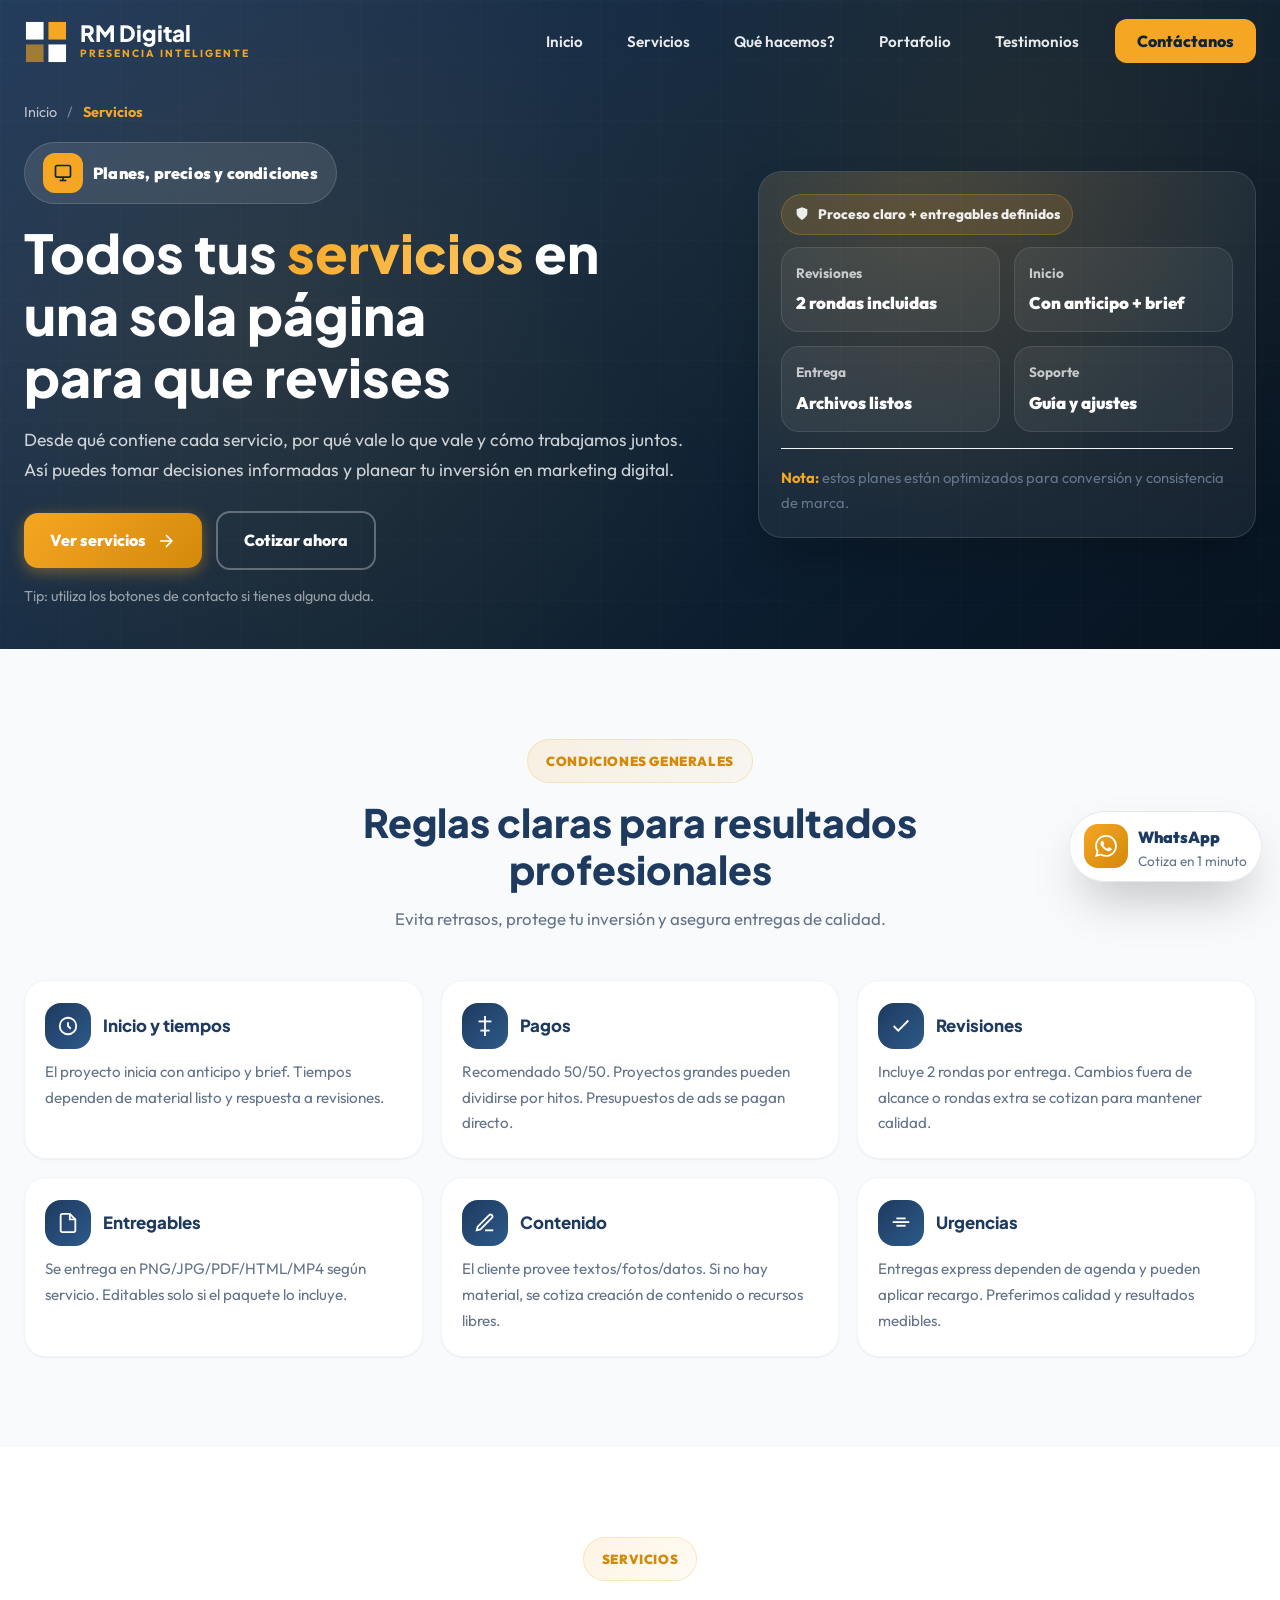
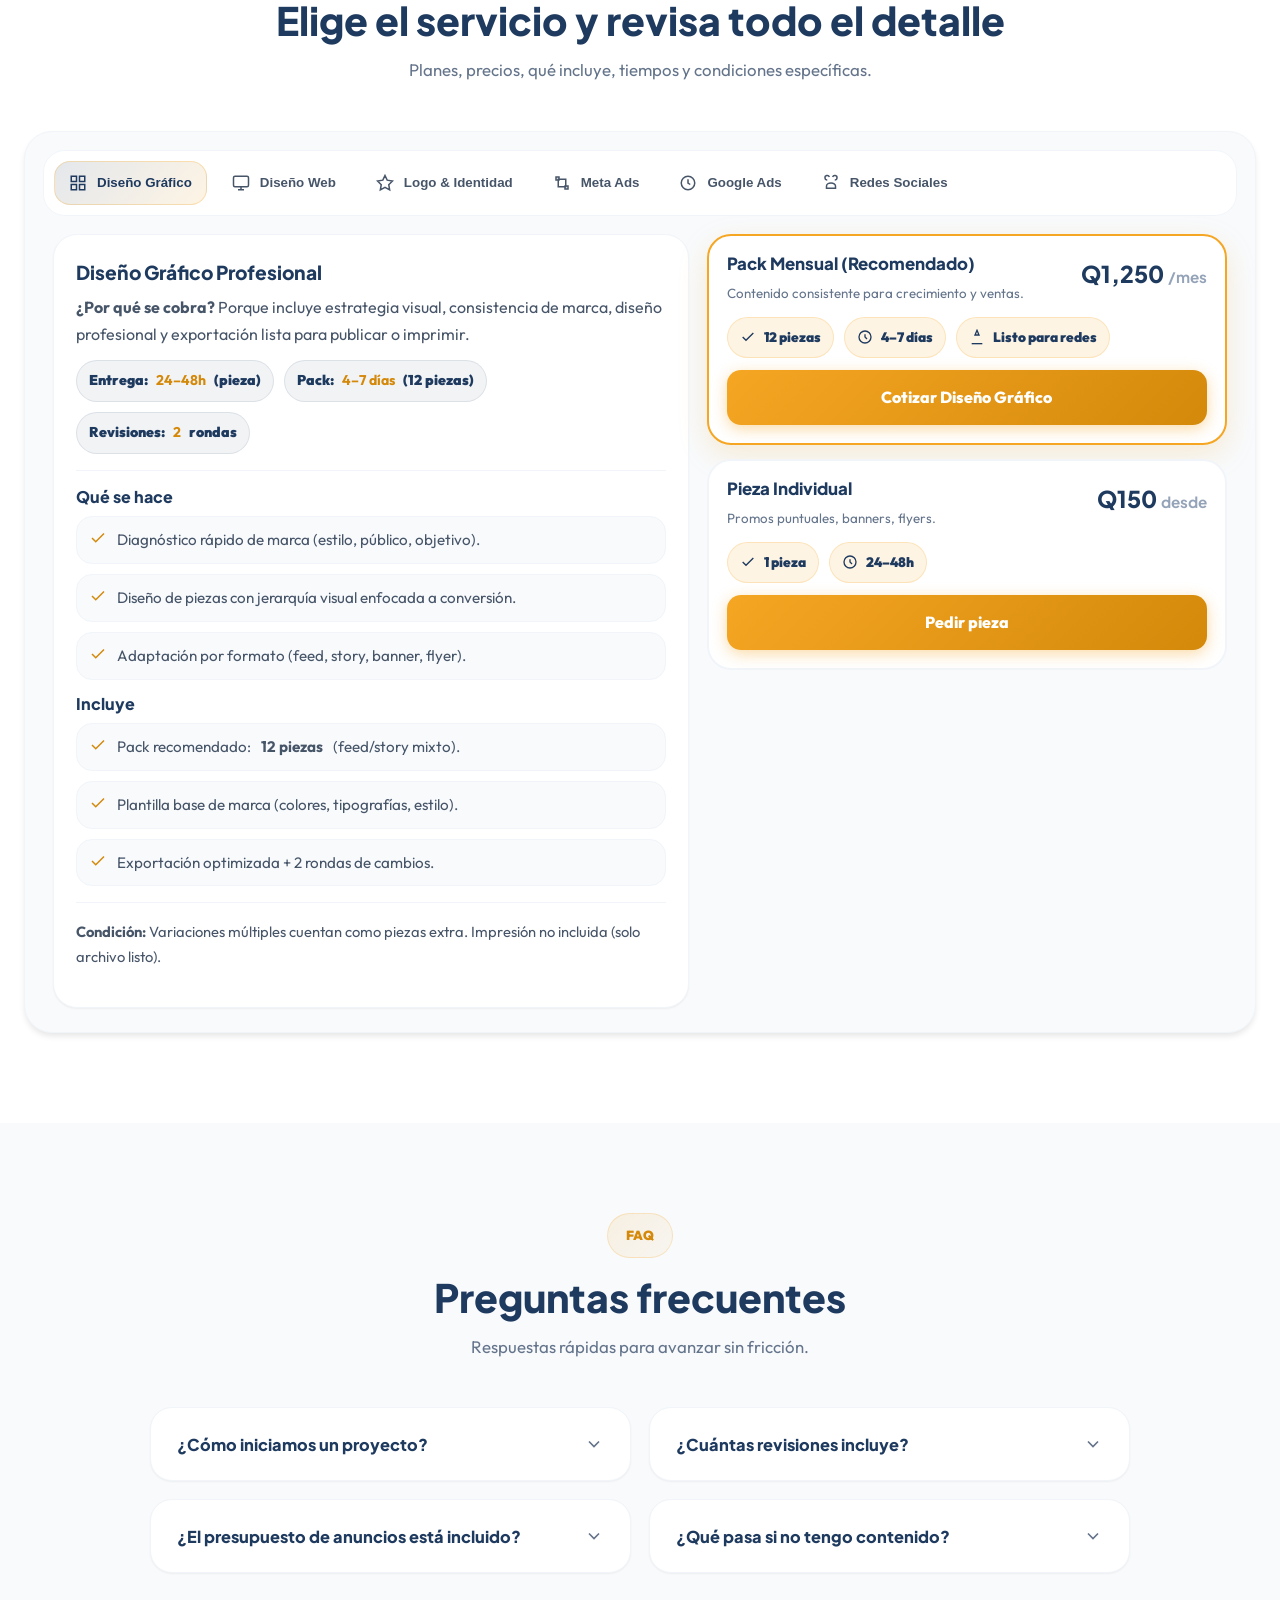
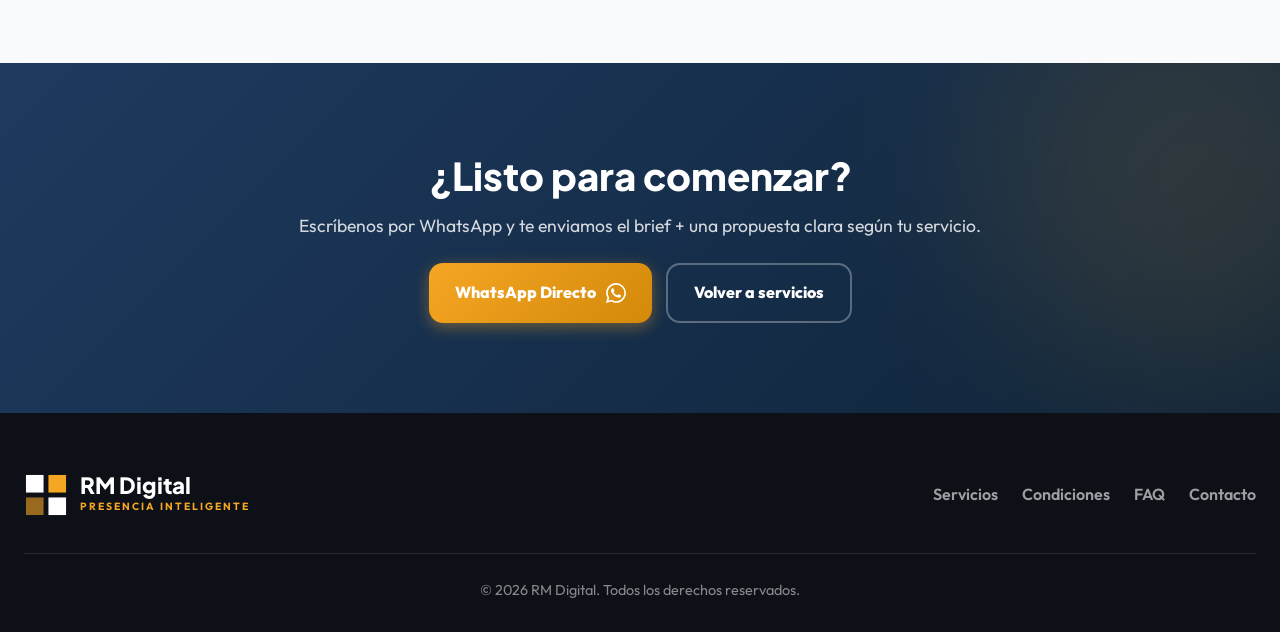
<file: servicios.html>
<!DOCTYPE html>
<html lang="es">
<head>
  <meta charset="UTF-8" />
  <meta name="viewport" content="width=device-width, initial-scale=1.0"/>
  <meta name="description" content="Servicios RM Digital: planes, precios, condiciones, entregables y tiempos de entrega. Todo en una sola página con pestañas pro." />
  <title>Servicios | RM Digital</title>
  <meta name="robots" content="index, follow, max-image-preview:large" />
  <link rel="canonical" href="https://rmdigital.net/servicios.html" />
  <meta property="og:locale" content="es_GT" />
  <meta property="og:type" content="website" />
  <meta property="og:title" content="Servicios | RM Digital" />
  <meta property="og:description" content="Planes, precios, entregables y condiciones de los servicios de RM Digital en una sola pagina." />
  <meta property="og:url" content="https://rmdigital.net/servicios.html" />
  <meta property="og:site_name" content="RM Digital" />
  <meta property="og:image" content="https://rmdigital.net/social-preview.svg" />
  <meta name="twitter:card" content="summary_large_image" />
  <meta name="twitter:title" content="Servicios | RM Digital" />
  <meta name="twitter:description" content="Planes, precios, entregables y condiciones de los servicios de RM Digital en una sola pagina." />
  <meta name="twitter:image" content="https://rmdigital.net/social-preview.svg" />

  <!-- Favicon SVG embebido -->
    <link rel="icon" href="data:image/svg+xml,<svg xmlns='http://www.w3.org/2000/svg' viewBox='0 0 32 32'><rect x='2' y='2' width='12' height='12' fill='%231E3A5F'/><rect x='18' y='2' width='12' height='12' fill='%23F5A623'/><rect x='2' y='18' width='12' height='12' fill='%23F5A623' opacity='0.6'/><rect x='18' y='18' width='12' height='12' fill='%231E3A5F'/></svg>">
    

  <link rel="preconnect" href="https://fonts.googleapis.com">
  <link rel="preconnect" href="https://fonts.gstatic.com" crossorigin>
  <link href="https://fonts.googleapis.com/css2?family=Outfit:wght@300;400;500;600;700;800&family=Plus+Jakarta+Sans:wght@400;500;600;700;800&display=swap" rel="stylesheet">

  <style>
    :root{
      --primary:#1E3A5F; --primary-dark:#0f2439; --primary-light:#2d5a8a;
      --secondary:#F5A623; --secondary-dark:#d4890a; --secondary-light:#ffc966;
      --white:#fff; --dark:#0D1117;
      --gray-50:#f8fafc; --gray-100:#f1f5f9; --gray-200:#e2e8f0; --gray-300:#cbd5e1;
      --gray-400:#94a3b8; --gray-500:#64748b; --gray-600:#475569; --gray-700:#334155; --gray-800:#1e293b; --gray-900:#0f172a;
      --font-display:'Plus Jakarta Sans',sans-serif;
      --font-body:'Outfit',sans-serif;
      --shadow-sm:0 1px 2px 0 rgb(0 0 0 / 0.05);
      --shadow-md:0 4px 6px -1px rgb(0 0 0 / 0.1);
      --shadow-lg:0 10px 15px -3px rgb(0 0 0 / 0.1);
      --shadow-xl:0 20px 25px -5px rgb(0 0 0 / 0.1);
      --shadow-2xl:0 25px 50px -12px rgb(0 0 0 / 0.25);
    }
    *{margin:0;padding:0;box-sizing:border-box;}
    html{scroll-behavior:smooth;}
    body{
      font-family:var(--font-body);
      color:var(--gray-700);
      line-height:1.7;
      background:var(--white);
      overflow-x:hidden;
    }
    a{color:inherit;text-decoration:none;transition:all .3s ease;}
    img{max-width:100%;display:block;}
    ul{list-style:none;}
    h1,h2,h3,h4{font-family:var(--font-display);font-weight:800;line-height:1.2;color:var(--primary);}
    .container{width:100%;max-width:1280px;margin:0 auto;padding:0 24px;}

    /* Navbar */
    .navbar{
      position:fixed;top:0;left:0;right:0;z-index:1000;
      padding:20px 0;transition:all .4s ease;
    }
    .navbar.scrolled{
      background:rgba(255,255,255,.98);
      backdrop-filter:blur(20px);
      padding:12px 0;
      box-shadow:var(--shadow-lg);
    }
    .navbar .container{display:flex;align-items:center;justify-content:space-between;gap:16px;}
    .logo{display:flex;align-items:center;gap:12px;z-index:1001;}
    .logo-icon{width:44px;height:44px;}
    .logo-text{display:flex;flex-direction:column;}
    .logo-text .brand{
      font-family:var(--font-display);
      font-size:1.4rem;font-weight:900;line-height:1.1;
      color:var(--white);transition:color .3s ease;
    }
    .navbar.scrolled .logo-text .brand{color:var(--primary);}
    .logo-text .tagline{
      font-size:.65rem;color:var(--secondary);letter-spacing:2px;
      text-transform:uppercase;font-weight:700;
    }
    .nav-menu{display:flex;align-items:center;gap:8px;}
    .nav-link{
      padding:10px 18px;font-size:.95rem;font-weight:600;
      color:rgba(255,255,255,.9);
      border-radius:10px;
    }
    .navbar.scrolled .nav-link{color:var(--gray-600);}
    .nav-link:hover{color:var(--secondary);background:rgba(245,166,35,.1);}
    .nav-cta{
      padding:12px 22px;background:var(--secondary);
      color:var(--primary-dark)!important;font-weight:800;border-radius:12px;margin-left:10px;
    }
    .nav-cta:hover{background:var(--white);color:var(--primary)!important;transform:translateY(-2px);box-shadow:var(--shadow-lg);}
    .menu-toggle{display:none;flex-direction:column;gap:5px;cursor:pointer;z-index:1001;padding:10px;}
    .menu-toggle span{width:26px;height:3px;background:var(--white);border-radius:3px;transition:all .3s ease;}
    .navbar.scrolled .menu-toggle span{background:var(--primary);}
    .menu-toggle.active span:nth-child(1){transform:rotate(45deg) translate(5px,5px);}
    .menu-toggle.active span:nth-child(2){opacity:0;}
    .menu-toggle.active span:nth-child(3){transform:rotate(-45deg) translate(7px,-7px);}

    /* Buttons */
    .btn{
      display:inline-flex;align-items:center;justify-content:center;gap:10px;
      padding:14px 26px;border-radius:14px;border:none;cursor:pointer;
      font-family:var(--font-body);font-size:1rem;font-weight:800;
      transition:all .3s ease;
    }
    .btn-primary{
      background:linear-gradient(135deg,var(--secondary) 0%,var(--secondary-dark) 100%);
      color:var(--white);
      box-shadow:0 4px 15px rgba(245,166,35,.4);
    }
    .btn-primary:hover{transform:translateY(-2px);box-shadow:0 8px 25px rgba(245,166,35,.5);}
    .btn-outline{
      background:transparent;color:var(--white);
      border:2px solid rgba(255,255,255,.3);
    }
    .btn-outline:hover{background:var(--white);color:var(--primary);border-color:var(--white);}

    /* Hero */
    .service-hero{
      min-height:72vh;display:flex;align-items:center;position:relative;
      background:linear-gradient(135deg,var(--primary) 0%,var(--primary-dark) 50%, #071320 100%);
      overflow:hidden;padding-top:100px;padding-bottom:40px;
    }
    .service-hero-bg{position:absolute;inset:0;z-index:1;}
    .service-hero-bg::before{
      content:'';position:absolute;inset:0;
      background-image:
        radial-gradient(circle at 20% 50%, rgba(245,166,35,.1) 0%, transparent 50%),
        radial-gradient(circle at 80% 20%, rgba(245,166,35,.08) 0%, transparent 40%);
    }
    .hero-grid{
      position:absolute;inset:0;
      background-image:
        linear-gradient(rgba(255,255,255,.03) 1px, transparent 1px),
        linear-gradient(90deg, rgba(255,255,255,.03) 1px, transparent 1px);
      background-size:60px 60px;opacity:.5;
    }
    .service-hero .container{
      position:relative;z-index:2;
      display:grid;grid-template-columns:1.15fr .85fr;gap:60px;align-items:center;
    }
    .fadeInUp{animation:fadeInUp 1s ease-out;}
    @keyframes fadeInUp{from{opacity:0;transform:translateY(30px)}to{opacity:1;transform:translateY(0)}}
    .breadcrumb{display:flex;align-items:center;gap:10px;margin-bottom:18px;font-size:.9rem;}
    .breadcrumb a{color:rgba(255,255,255,.7);}
    .breadcrumb a:hover{color:var(--secondary);}
    .breadcrumb span{color:rgba(255,255,255,.4);}
    .breadcrumb .current{color:var(--secondary);font-weight:700;}
    .service-badge{
      display:inline-flex;align-items:center;gap:10px;
      background:rgba(255,255,255,.1);backdrop-filter:blur(10px);
      padding:10px 18px;border-radius:50px;margin-bottom:18px;
      border:1px solid rgba(255,255,255,.15);
    }
    .service-badge .icon{
      width:40px;height:40px;background:var(--secondary);
      border-radius:12px;display:flex;align-items:center;justify-content:center;
    }
    .service-badge .icon svg{width:20px;height:20px;stroke:var(--primary-dark);stroke-width:2;fill:none;}
    .service-badge span{color:var(--white);font-weight:900;letter-spacing:.2px;}
    .service-hero h1{font-size:clamp(2.2rem,4.5vw,3.35rem);color:var(--white);margin-bottom:18px;line-height:1.15;}
    .service-hero h1 .highlight{
      background:linear-gradient(135deg,var(--secondary) 0%,var(--secondary-light) 100%);
      -webkit-background-clip:text;-webkit-text-fill-color:transparent;background-clip:text;
    }
    .service-hero-text{font-size:1.1rem;color:rgba(255,255,255,.78);margin-bottom:26px;}
    .hero-actions{display:flex;gap:14px;flex-wrap:wrap;align-items:center;}
    .mini-note{
      margin-top:14px;
      color:rgba(255,255,255,.55);
      font-size:.9rem;
    }
    .hero-card{
      display:flex;justify-content:center;align-items:center;
      animation:fadeInUp 1s ease-out .12s backwards;
    }
    .hero-panel{
      width:100%;
      background:rgba(255,255,255,.06);
      border:1px solid rgba(255,255,255,.12);
      border-radius:24px;
      padding:22px;
      box-shadow:var(--shadow-2xl);
      position:relative;
      overflow:hidden;
    }
    .hero-panel::before{
      content:'';position:absolute;inset:-80px;
      background:radial-gradient(circle at 30% 20%, rgba(245,166,35,.14), transparent 55%);
      transform:rotate(12deg);
    }
    .hero-panel-inner{position:relative;z-index:1;}
    .quick-grid{
      display:grid;grid-template-columns:1fr 1fr;gap:14px;margin-top:12px;
    }
    .quick{
      background:rgba(255,255,255,.06);
      border:1px solid rgba(255,255,255,.10);
      border-radius:18px;
      padding:14px 14px;
    }
    .quick .t{color:rgba(255,255,255,.72);font-size:.85rem;font-weight:700;margin-bottom:4px;}
    .quick .v{color:var(--white);font-size:1.05rem;font-weight:900;}
    .pill{
      display:inline-flex;align-items:center;gap:8px;
      padding:8px 12px;border-radius:999px;
      background:rgba(245,166,35,.14);
      border:1px solid rgba(245,166,35,.25);
      color:rgba(255,255,255,.9);
      font-weight:800;font-size:.85rem;
    }
    .pill svg{width:16px;height:16px;fill:currentColor}

    /* Sections */
    .section{padding:90px 0;}
    .section-header{text-align:center;max-width:820px;margin:0 auto 46px;}
    .section-tag{
      display:inline-flex;align-items:center;gap:8px;
      background:linear-gradient(135deg, rgba(245,166,35,.12) 0%, rgba(245,166,35,.05) 100%);
      color:var(--secondary-dark);
      padding:10px 18px;border-radius:999px;font-size:.82rem;font-weight:900;
      text-transform:uppercase;letter-spacing:.6px;
      border:1px solid rgba(245,166,35,.22);
      margin-bottom:16px;
    }
    .section-title{font-size:clamp(1.7rem,3.5vw,2.45rem);margin-bottom:12px;}
    .section-subtitle{font-size:1.05rem;color:var(--gray-500);}

    /* Rules (condiciones generales) */
    .rules{
      background:var(--gray-50);
    }
    .rules-grid{
      display:grid;grid-template-columns:repeat(3,1fr);gap:18px;
    }
    .rule-card{
      background:var(--white);
      border:1px solid var(--gray-100);
      border-radius:22px;
      padding:22px 20px;
      box-shadow:var(--shadow-sm);
      transition:all .35s ease;
    }
    .rule-card:hover{transform:translateY(-6px);box-shadow:var(--shadow-xl);border-color:transparent;}
    .rule-top{display:flex;align-items:center;gap:12px;margin-bottom:10px;}
    .rule-ico{
      width:46px;height:46px;border-radius:16px;
      background:linear-gradient(135deg,var(--primary) 0%,var(--primary-light) 100%);
      display:flex;align-items:center;justify-content:center;
    }
    .rule-ico svg{width:22px;height:22px;stroke:var(--white);stroke-width:2;fill:none;}
    .rule-card h3{font-size:1.05rem;}
    .rule-card p{color:var(--gray-500);font-size:.95rem;margin-top:6px;}

    /* Tabs */
    .tabs-wrap{
      background:var(--white);
    }
    .tabs-shell{
      background:var(--gray-50);
      border:1px solid var(--gray-100);
      border-radius:28px;
      padding:18px;
      box-shadow:var(--shadow-md);
    }
    .tabs-head{
      display:flex;gap:10px;flex-wrap:wrap;
      padding:10px;
      background:rgba(255,255,255,.9);
      border:1px solid var(--gray-100);
      border-radius:22px;
      position:sticky;top:86px;z-index:5;
      backdrop-filter:blur(12px);
    }
    .tab-btn{
      display:inline-flex;align-items:center;gap:10px;
      padding:12px 14px;
      border-radius:16px;
      border:1px solid transparent;
      background:transparent;
      color:var(--gray-600);
      font-weight:900;
      cursor:pointer;
      transition:all .25s ease;
      user-select:none;
    }
    .tab-btn svg{width:18px;height:18px;stroke:currentColor;stroke-width:2;fill:none;}
    .tab-btn:hover{
      background:rgba(245,166,35,.10);
      color:var(--primary);
    }
    .tab-btn.active{
      background:linear-gradient(135deg, rgba(30,58,95,.12) 0%, rgba(245,166,35,.12) 100%);
      border-color:rgba(245,166,35,.28);
      color:var(--primary);
    }

    .tabs-body{padding:18px 10px 6px;}
    .tab-panel{display:none;animation:panelIn .35s ease;}
    .tab-panel.active{display:block;}
    @keyframes panelIn{from{opacity:0;transform:translateY(10px)}to{opacity:1;transform:translateY(0)}}

    .panel-grid{
      display:grid;
      grid-template-columns:1.1fr .9fr;
      gap:18px;
      align-items:start;
    }
    .panel-card{
      background:var(--white);
      border:1px solid var(--gray-100);
      border-radius:24px;
      padding:26px 22px;
      box-shadow:var(--shadow-sm);
    }
    .panel-card h3{font-size:1.2rem;margin-bottom:10px;}
    .panel-card p{color:var(--gray-600);margin-bottom:12px;}
    .kpi-row{display:flex;gap:10px;flex-wrap:wrap;margin-top:6px;margin-bottom:10px;}
    .kpi{
      display:inline-flex;align-items:center;gap:8px;
      padding:8px 12px;border-radius:999px;
      background:rgba(30,58,95,.06);
      border:1px solid rgba(30,58,95,.10);
      color:var(--primary);
      font-weight:900;font-size:.88rem;
    }
    .kpi b{color:var(--secondary-dark);}
    .list{
      display:grid;gap:10px;margin-top:10px;
    }
    .list li{
      display:flex;gap:10px;align-items:flex-start;
      padding:10px 12px;border-radius:16px;
      background:var(--gray-50);
      border:1px solid var(--gray-100);
      color:var(--gray-600);
      font-size:.95rem;
    }
    .list li svg{
      width:18px;height:18px;flex:0 0 18px;
      stroke:var(--secondary-dark);stroke-width:2;fill:none;margin-top:2px;
    }

    .plans{
      display:grid;
      gap:14px;
    }
    .plan{
      border-radius:24px;
      border:2px solid var(--gray-100);
      background:var(--white);
      padding:18px 18px;
      transition:all .3s ease;
    }
    .plan:hover{box-shadow:var(--shadow-xl);transform:translateY(-4px);}
    .plan.featured{border-color:var(--secondary);box-shadow:0 10px 30px rgba(245,166,35,.18);}
    .plan-top{display:flex;justify-content:space-between;gap:12px;align-items:flex-start;}
    .plan h4{font-size:1.05rem;margin-bottom:2px;}
    .price{
      font-family:var(--font-display);
      font-weight:900;
      font-size:1.45rem;
      color:var(--primary);
      white-space:nowrap;
    }
    .price span{font-size:.95rem;color:var(--gray-400);font-weight:700;}
    .plan small{display:block;color:var(--gray-500);margin-top:8px;}
    .plan .meta{
      margin-top:12px;
      display:flex;gap:10px;flex-wrap:wrap;
    }
    .badge{
      display:inline-flex;align-items:center;gap:8px;
      padding:8px 12px;border-radius:999px;
      background:rgba(245,166,35,.12);
      border:1px solid rgba(245,166,35,.22);
      color:var(--primary);
      font-weight:900;
      font-size:.85rem;
    }
    .badge svg{width:16px;height:16px;stroke:var(--primary);stroke-width:2;fill:none;}
    .plan .btn{width:100%;margin-top:12px;}
    .muted{color:var(--gray-500);font-size:.92rem;}
    .hr{
      height:1px;background:var(--gray-100);margin:16px 0;
    }

    /* FAQ */
    .faq{background:var(--gray-50);}
    .faq-grid{
      display:grid;grid-template-columns:repeat(2,1fr);gap:18px;
      max-width:980px;margin:0 auto;
    }
    .faq-item{
      background:var(--white);
      border:1px solid var(--gray-100);
      border-radius:22px;
      padding:18px 18px;
      box-shadow:var(--shadow-sm);
    }
    .faq-q{
      display:flex;align-items:center;justify-content:space-between;gap:14px;
      cursor:pointer;
      user-select:none;
      padding:8px 8px;
      border-radius:16px;
      transition:background .25s ease;
    }
    .faq-q:hover{background:var(--gray-50);}
    .faq-q h3{font-size:1.02rem;}
    .faq-q svg{width:20px;height:20px;stroke:var(--gray-500);stroke-width:2;fill:none;transition:transform .25s ease;}
    .faq-item.open .faq-q svg{transform:rotate(180deg);}
    .faq-a{max-height:0;overflow:hidden;transition:max-height .35s ease;padding:0 8px;}
    .faq-item.open .faq-a{max-height:220px;padding:10px 8px 8px;}
    .faq-a p{color:var(--gray-600);font-size:.95rem;}

    /* CTA */
    .cta{
      background:linear-gradient(135deg,var(--primary) 0%, var(--primary-dark) 100%);
      padding:90px 0;position:relative;overflow:hidden;
    }
    .cta::before{
      content:'';position:absolute;top:-100px;right:-120px;
      width:420px;height:420px;background:var(--secondary);
      opacity:.12;border-radius:50%;filter:blur(90px);
    }
    .cta-content{text-align:center;max-width:820px;margin:0 auto;position:relative;z-index:1;}
    .cta h2{color:var(--white);font-size:clamp(1.7rem,3.3vw,2.4rem);margin-bottom:12px;}
    .cta p{color:rgba(255,255,255,.82);font-size:1.1rem;margin-bottom:22px;}
    .cta-buttons{display:flex;gap:14px;justify-content:center;flex-wrap:wrap;}

    /* Footer */
    .footer{background:var(--dark);padding:60px 0 30px;}
    .footer-content{display:flex;justify-content:space-between;align-items:center;flex-wrap:wrap;gap:18px;}
    .footer .logo-text .brand{color:var(--white);}
    .footer-links{display:flex;gap:24px;flex-wrap:wrap;}
    .footer-links a{color:rgba(255,255,255,.6);font-weight:600;}
    .footer-links a:hover{color:var(--secondary);}
    .footer-bottom{
      margin-top:36px;padding-top:24px;border-top:1px solid rgba(255,255,255,.1);
      text-align:center;
    }
    .footer-bottom p{color:rgba(255,255,255,.5);font-size:.9rem;}

    /* Floating WhatsApp */
    .wa-fab{
      position:fixed;right:18px;bottom:18px;z-index:999;
      display:flex;gap:10px;align-items:center;
      padding:12px 14px;border-radius:999px;
      background:rgba(255,255,255,.92);
      border:1px solid var(--gray-200);
      box-shadow:var(--shadow-2xl);
      backdrop-filter:blur(16px);
    }
    .wa-fab .dot{
      width:44px;height:44px;border-radius:14px;
      background:linear-gradient(135deg,var(--secondary) 0%, var(--secondary-dark) 100%);
      display:flex;align-items:center;justify-content:center;
    }
    .wa-fab svg{width:22px;height:22px;fill:var(--white);}
    .wa-fab b{color:var(--primary);font-weight:900;}
    .wa-fab span{display:block;color:var(--gray-500);font-size:.85rem;line-height:1.2;margin-top:2px;}
    .wa-fab:hover{transform:translateY(-2px);}

    /* Reveal */
    .fade-up{opacity:0;transform:translateY(26px);transition:all .8s ease;}
    .fade-up.visible{opacity:1;transform:translateY(0);}
    .stagger-1{transition-delay:.08s;}
    .stagger-2{transition-delay:.16s;}
    .stagger-3{transition-delay:.24s;}

    /* Responsive */
    @media (max-width: 1024px){
      .service-hero .container{grid-template-columns:1fr;text-align:center;}
      .hero-card{display:none;}
      .hero-actions{justify-content:center;}
      .rules-grid{grid-template-columns:repeat(2,1fr);}
      .panel-grid{grid-template-columns:1fr;}
      .tabs-head{top:80px;}
      .faq-grid{grid-template-columns:1fr;}
    }
    @media (max-width: 768px){
      .menu-toggle{display:flex;}
      .nav-menu{
        position:fixed;inset:0;
        background:linear-gradient(135deg,var(--primary) 0%, var(--primary-dark) 100%);
        flex-direction:column;justify-content:center;align-items:center;gap:18px;
        opacity:0;visibility:hidden;transition:all .4s ease;
      }
      .nav-menu.active{opacity:1;visibility:visible;}
      .nav-link{font-size:1.25rem;color:var(--white)!important;}
      .nav-cta{margin-left:0;margin-top:10px;}
      .section{padding:70px 0;}
      .rules-grid{grid-template-columns:1fr;}
      .tabs-head{position:relative;top:auto;}
      .wa-fab b{display:none;}
      .wa-fab span{display:none;}
    }
    @media (max-width: 480px){
      .container{padding:0 16px;}
      .hero-actions{flex-direction:column;}
      .hero-actions .btn{width:100%;}
      .cta-buttons{flex-direction:column;}
      .cta-buttons .btn{width:100%;}
    }
  </style>
</head>
<body>

  <!-- Navbar -->
  <nav class="navbar" id="navbar">
    <div class="container">
      <a href="index.html" class="logo" aria-label="Ir al inicio">
        <svg class="logo-icon" viewBox="0 0 45 45" fill="none" aria-hidden="true">
          <rect x="2" y="2" width="18" height="18" fill="#FFFFFF"/>
          <rect x="25" y="2" width="18" height="18" fill="#F5A623"/>
          <rect x="2" y="25" width="18" height="18" fill="#F5A623" opacity="0.6"/>
          <rect x="25" y="25" width="18" height="18" fill="#FFFFFF"/>
        </svg>
        <div class="logo-text">
          <span class="brand">RM Digital</span>
          <span class="tagline">Presencia Inteligente</span>
        </div>
      </a>

      <ul class="nav-menu" id="navMenu">
                <li><a href="index.html" class="nav-link">Inicio</a></li>
                <li><a href="#servicios" class="nav-link">Servicios</a></li>
                <li><a href="servicios.html" class="nav-link">Qué hacemos?</a></li>
                <li><a href="#portafolio" class="nav-link">Portafolio</a></li>
                <li><a href="#testimonios" class="nav-link">Testimonios</a></li>
                <li><a href="#contacto" class="nav-cta">Contáctanos</a></li>
            </ul>

      <div class="menu-toggle" id="menuToggle" aria-label="Abrir menú" role="button" tabindex="0">
        <span></span><span></span><span></span>
      </div>
    </div>
  </nav>

  <!-- Hero -->
  <section class="service-hero" id="top">
    <div class="service-hero-bg"><div class="hero-grid"></div></div>

    <div class="container">
      <div class="service-hero-content fadeInUp">
        <nav class="breadcrumb" aria-label="breadcrumb">
          <a href="#top">Inicio</a>
          <span>/</span>
          <span class="current">Servicios</span>
        </nav>

        <div class="service-badge">
          <div class="icon" aria-hidden="true">
            <svg viewBox="0 0 24 24">
              <rect x="3" y="3" width="18" height="14" rx="2"/>
              <line x1="8" y1="21" x2="16" y2="21"/>
              <line x1="12" y1="17" x2="12" y2="21"/>
            </svg>
          </div>
          <span>Planes, precios y condiciones</span>
        </div>

        <h1>Todos tus <span class="highlight">servicios</span> en una sola página<br/>para que revises</h1>

        <p class="service-hero-text">
          Desde qué contiene cada servicio, por qué vale lo que vale y cómo trabajamos juntos.<br/>
          Así puedes tomar decisiones informadas y planear tu inversión en marketing digital.
        </p>

        <div class="hero-actions">
          <a href="#servicios" class="btn btn-primary">
            Ver servicios
            <svg width="20" height="20" viewBox="0 0 24 24" fill="none" aria-hidden="true" style="stroke:currentColor;stroke-width:2">
              <path d="M5 12h14M12 5l7 7-7 7"/>
            </svg>
          </a>
          <a href="#contacto" class="btn btn-outline">Cotizar ahora</a>
        </div>

        <p class="mini-note">Tip: utiliza los botones de contacto si tienes alguna duda.</p>
      </div>

      <div class="hero-card">
        <div class="hero-panel">
          <div class="hero-panel-inner">
            <div class="pill">
              <svg viewBox="0 0 24 24" aria-hidden="true"><path d="M12 21s8-4 8-10V5l-8-3-8 3v6c0 6 8 10 8 10z"/></svg>
              Proceso claro + entregables definidos
            </div>

            <div class="quick-grid">
              <div class="quick">
                <div class="t">Revisiones</div>
                <div class="v">2 rondas incluidas</div>
              </div>
              <div class="quick">
                <div class="t">Inicio</div>
                <div class="v">Con anticipo + brief</div>
              </div>
              <div class="quick">
                <div class="t">Entrega</div>
                <div class="v">Archivos listos</div>
              </div>
              <div class="quick">
                <div class="t">Soporte</div>
                <div class="v">Guía y ajustes</div>
              </div>
            </div>

            <div class="hr"></div>
            <p class="muted"><b style="color:var(--secondary);">Nota:</b> estos planes están optimizados para conversión y consistencia de marca.</p>
          </div>
        </div>
      </div>
    </div>
  </section>

  <!-- Condiciones generales -->
  <section class="rules section" id="condiciones">
    <div class="container">
      <div class="section-header fade-up">
        <span class="section-tag">Condiciones generales</span>
        <h2 class="section-title">Reglas claras para resultados profesionales</h2>
        <p class="section-subtitle">Evita retrasos, protege tu inversión y asegura entregas de calidad.</p>
      </div>

      <div class="rules-grid">
        <div class="rule-card fade-up stagger-1">
          <div class="rule-top">
            <div class="rule-ico" aria-hidden="true">
              <svg viewBox="0 0 24 24"><path d="M12 8v4l3 3"/><circle cx="12" cy="12" r="9"/></svg>
            </div>
            <h3>Inicio y tiempos</h3>
          </div>
          <p>El proyecto inicia con anticipo y brief. Tiempos dependen de material listo y respuesta a revisiones.</p>
        </div>

        <div class="rule-card fade-up stagger-2">
          <div class="rule-top">
            <div class="rule-ico" aria-hidden="true">
              <svg viewBox="0 0 24 24"><path d="M12 1v22"/><path d="M5 7h14"/><path d="M7 17h10"/></svg>
            </div>
            <h3>Pagos</h3>
          </div>
          <p>Recomendado 50/50. Proyectos grandes pueden dividirse por hitos. Presupuestos de ads se pagan directo.</p>
        </div>

        <div class="rule-card fade-up stagger-3">
          <div class="rule-top">
            <div class="rule-ico" aria-hidden="true">
              <svg viewBox="0 0 24 24"><path d="M20 6 9 17 4 12"/></svg>
            </div>
            <h3>Revisiones</h3>
          </div>
          <p>Incluye 2 rondas por entrega. Cambios fuera de alcance o rondas extra se cotizan para mantener calidad.</p>
        </div>

        <div class="rule-card fade-up stagger-1">
          <div class="rule-top">
            <div class="rule-ico" aria-hidden="true">
              <svg viewBox="0 0 24 24"><path d="M14 2H6a2 2 0 0 0-2 2v16a2 2 0 0 0 2 2h12a2 2 0 0 0 2-2V8z"/><path d="M14 2v6h6"/></svg>
            </div>
            <h3>Entregables</h3>
          </div>
          <p>Se entrega en PNG/JPG/PDF/HTML/MP4 según servicio. Editables solo si el paquete lo incluye.</p>
        </div>

        <div class="rule-card fade-up stagger-2">
          <div class="rule-top">
            <div class="rule-ico" aria-hidden="true">
              <svg viewBox="0 0 24 24"><path d="M12 20h9"/><path d="M16.5 3.5a2.1 2.1 0 0 1 3 3L7 19l-4 1 1-4Z"/></svg>
            </div>
            <h3>Contenido</h3>
          </div>
          <p>El cliente provee textos/fotos/datos. Si no hay material, se cotiza creación de contenido o recursos libres.</p>
        </div>

        <div class="rule-card fade-up stagger-3">
          <div class="rule-top">
            <div class="rule-ico" aria-hidden="true">
              <svg viewBox="0 0 24 24"><path d="M3 11h18"/><path d="M7 7h10"/><path d="M7 15h10"/></svg>
            </div>
            <h3>Urgencias</h3>
          </div>
          <p>Entregas express dependen de agenda y pueden aplicar recargo. Preferimos calidad y resultados medibles.</p>
        </div>
      </div>
    </div>
  </section>

  <!-- Servicios con pestañas -->
  <section class="tabs-wrap section" id="servicios">
    <div class="container">
      <div class="section-header fade-up">
        <span class="section-tag">Servicios</span>
        <h2 class="section-title">Elige el servicio y revisa todo el detalle</h2>
        <p class="section-subtitle">Planes, precios, qué incluye, tiempos y condiciones específicas.</p>
      </div>

      <div class="tabs-shell">
        <div class="tabs-head" role="tablist" aria-label="Servicios RM Digital">
          <button class="tab-btn active" role="tab" aria-selected="true" aria-controls="tab-diseno" id="btn-diseno" data-tab="tab-diseno">
            <svg viewBox="0 0 24 24" aria-hidden="true"><rect x="3" y="3" width="7" height="7"/><rect x="14" y="3" width="7" height="7"/><rect x="3" y="14" width="7" height="7"/><rect x="14" y="14" width="7" height="7"/></svg>
            Diseño Gráfico
          </button>

          <button class="tab-btn" role="tab" aria-selected="false" aria-controls="tab-web" id="btn-web" data-tab="tab-web">
            <svg viewBox="0 0 24 24" aria-hidden="true"><rect x="2" y="3" width="20" height="14" rx="2"/><line x1="8" y1="21" x2="16" y2="21"/><line x1="12" y1="17" x2="12" y2="21"/></svg>
            Diseño Web
          </button>

          <button class="tab-btn" role="tab" aria-selected="false" aria-controls="tab-logo" id="btn-logo" data-tab="tab-logo">
            <svg viewBox="0 0 24 24" aria-hidden="true"><path d="M12 2l2.9 6.2L22 9.3l-5 4.9 1.2 7-6.2-3.4-6.2 3.4 1.2-7-5-4.9 7.1-1.1Z"/></svg>
            Logo & Identidad
          </button>

          <button class="tab-btn" role="tab" aria-selected="false" aria-controls="tab-meta" id="btn-meta" data-tab="tab-meta">
            <svg viewBox="0 0 24 24" aria-hidden="true"><path d="M7 7h10v10H7z"/><path d="M4 4h4v4H4z"/><path d="M16 16h4v4h-4z"/></svg>
            Meta Ads
          </button>

          <button class="tab-btn" role="tab" aria-selected="false" aria-controls="tab-google" id="btn-google" data-tab="tab-google">
            <svg viewBox="0 0 24 24" aria-hidden="true"><circle cx="12" cy="12" r="9"/><path d="M12 7v5l3 2"/></svg>
            Google Ads
          </button>

          <button class="tab-btn" role="tab" aria-selected="false" aria-controls="tab-redes" id="btn-redes" data-tab="tab-redes">
            <svg viewBox="0 0 24 24" aria-hidden="true"><path d="M17 8a3 3 0 1 0-2.8-4"/><path d="M7 8a3 3 0 1 1 2.8-4"/><path d="M12 12c-3.3 0-6 1.8-6 4v3h12v-3c0-2.2-2.7-4-6-4Z"/></svg>
            Redes Sociales
          </button>
        </div>

        <div class="tabs-body">
          <!-- TAB 1: Diseño Gráfico -->
          <div class="tab-panel active" id="tab-diseno" role="tabpanel" aria-labelledby="btn-diseno" tabindex="0">
            <div class="panel-grid">
              <div class="panel-card">
                <h3>Diseño Gráfico Profesional</h3>
                <p><b>¿Por qué se cobra?</b> Porque incluye estrategia visual, consistencia de marca, diseño profesional y exportación lista para publicar o imprimir.</p>

                <div class="kpi-row">
                  <div class="kpi">Entrega: <b>24–48h</b> (pieza)</div>
                  <div class="kpi">Pack: <b>4–7 días</b> (12 piezas)</div>
                  <div class="kpi">Revisiones: <b>2</b> rondas</div>
                </div>

                <div class="hr"></div>

                <h4 style="margin-top:6px;">Qué se hace</h4>
                <ul class="list">
                  <li><svg viewBox="0 0 24 24"><polyline points="20 6 9 17 4 12"/></svg>Diagnóstico rápido de marca (estilo, público, objetivo).</li>
                  <li><svg viewBox="0 0 24 24"><polyline points="20 6 9 17 4 12"/></svg>Diseño de piezas con jerarquía visual enfocada a conversión.</li>
                  <li><svg viewBox="0 0 24 24"><polyline points="20 6 9 17 4 12"/></svg>Adaptación por formato (feed, story, banner, flyer).</li>
                </ul>

                <h4 style="margin-top:14px;">Incluye</h4>
                <ul class="list">
                  <li><svg viewBox="0 0 24 24"><polyline points="20 6 9 17 4 12"/></svg>Pack recomendado: <b>12 piezas</b> (feed/story mixto).</li>
                  <li><svg viewBox="0 0 24 24"><polyline points="20 6 9 17 4 12"/></svg>Plantilla base de marca (colores, tipografías, estilo).</li>
                  <li><svg viewBox="0 0 24 24"><polyline points="20 6 9 17 4 12"/></svg>Exportación optimizada + 2 rondas de cambios.</li>
                </ul>

                <div class="hr"></div>
                <p class="muted"><b>Condición:</b> Variaciones múltiples cuentan como piezas extra. Impresión no incluida (solo archivo listo).</p>
              </div>

              <div class="plans">
                <div class="plan featured">
                  <div class="plan-top">
                    <div>
                      <h4>Pack Mensual (Recomendado)</h4>
                      <small>Contenido consistente para crecimiento y ventas.</small>
                    </div>
                    <div class="price">Q1,250 <span>/mes</span></div>
                  </div>
                  <div class="meta">
                    <span class="badge"><svg viewBox="0 0 24 24"><path d="M20 6 9 17 4 12"/></svg>12 piezas</span>
                    <span class="badge"><svg viewBox="0 0 24 24"><path d="M12 8v4l3 3"/><circle cx="12" cy="12" r="9"/></svg>4–7 días</span>
                    <span class="badge"><svg viewBox="0 0 24 24"><path d="M12 2l3 7H9l3-7Z"/><path d="M4 22h16"/></svg>Listo para redes</span>
                  </div>
                  <a class="btn btn-primary" href="#contacto">Cotizar Diseño Gráfico</a>
                </div>

                <div class="plan">
                  <div class="plan-top">
                    <div>
                      <h4>Pieza Individual</h4>
                      <small>Promos puntuales, banners, flyers.</small>
                    </div>
                    <div class="price">Q150 <span>desde</span></div>
                  </div>
                  <div class="meta">
                    <span class="badge"><svg viewBox="0 0 24 24"><path d="M20 6 9 17 4 12"/></svg>1 pieza</span>
                    <span class="badge"><svg viewBox="0 0 24 24"><path d="M12 8v4l3 3"/><circle cx="12" cy="12" r="9"/></svg>24–48h</span>
                  </div>
                  <a class="btn btn-primary" href="#contacto">Pedir pieza</a>
                </div>
              </div>
            </div>
          </div>

          <!-- TAB 2: Diseño Web -->
          <div class="tab-panel" id="tab-web" role="tabpanel" aria-labelledby="btn-web" tabindex="0">
            <div class="panel-grid">
              <div class="panel-card">
                <h3>Diseño Web (Landing / Sitio)</h3>
                <p><b>¿Por qué se cobra?</b> No es solo “bonito”: incluye estructura de conversión, UI profesional, optimización móvil, SEO básico, performance y pruebas.</p>

                <div class="kpi-row">
                  <div class="kpi">Landing: <b>7 días</b></div>
                  <div class="kpi">Sitio: <b>12–15 días</b></div>
                  <div class="kpi">Revisiones: <b>2</b> rondas</div>
                </div>

                <div class="hr"></div>

                <h4>Qué se hace</h4>
                <ul class="list">
                  <li><svg viewBox="0 0 24 24"><polyline points="20 6 9 17 4 12"/></svg>Estructura estratégica (secciones + CTA).</li>
                  <li><svg viewBox="0 0 24 24"><polyline points="20 6 9 17 4 12"/></svg>Diseño UI alineado a tu marca.</li>
                  <li><svg viewBox="0 0 24 24"><polyline points="20 6 9 17 4 12"/></svg>Maquetación responsive + optimización de carga.</li>
                  <li><svg viewBox="0 0 24 24"><polyline points="20 6 9 17 4 12"/></svg>WhatsApp / formularios / enlaces + pruebas.</li>
                </ul>

                <div class="hr"></div>
                <p class="muted"><b>Condición:</b> No incluye e-commerce (se cotiza). Redacción total se cotiza si no hay textos base.</p>
              </div>

              <div class="plans">
                <div class="plan">
                  <div class="plan-top">
                    <div>
                      <h4>Landing Page</h4>
                      <small>Captura leads / promociona servicio.</small>
                    </div>
                    <div class="price">Q2,500 <span>único</span></div>
                  </div>
                  <div class="meta">
                    <span class="badge"><svg viewBox="0 0 24 24"><path d="M20 6 9 17 4 12"/></svg>Hasta 8 secciones</span>
                    <span class="badge"><svg viewBox="0 0 24 24"><path d="M12 8v4l3 3"/><circle cx="12" cy="12" r="9"/></svg>7 días</span>
                    <span class="badge"><svg viewBox="0 0 24 24"><path d="M21 10 12 3 3 10v11h18Z"/></svg>HTML / Montaje</span>
                  </div>
                  <a class="btn btn-primary" href="#contacto">Cotizar Landing</a>
                </div>

                <div class="plan featured">
                  <div class="plan-top">
                    <div>
                      <h4>Sitio Web Completo</h4>
                      <small>Presencia sólida y profesional.</small>
                    </div>
                    <div class="price">Q5,500 <span>único</span></div>
                  </div>
                  <div class="meta">
                    <span class="badge"><svg viewBox="0 0 24 24"><path d="M20 6 9 17 4 12"/></svg>Hasta 8 páginas</span>
                    <span class="badge"><svg viewBox="0 0 24 24"><path d="M12 8v4l3 3"/><circle cx="12" cy="12" r="9"/></svg>12–15 días</span>
                    <span class="badge"><svg viewBox="0 0 24 24"><path d="M12 2l8 4v6c0 6-8 10-8 10S4 18 4 12V6Z"/></svg>SEO básico</span>
                  </div>
                  <a class="btn btn-primary" href="#contacto">Cotizar Sitio</a>
                </div>

                <div class="plan">
                  <div class="plan-top">
                    <div>
                      <h4>Web a Medida</h4>
                      <small>Funcionalidades avanzadas.</small>
                    </div>
                    <div class="price">Q8,500+ <span>único</span></div>
                  </div>
                  <div class="meta">
                    <span class="badge"><svg viewBox="0 0 24 24"><path d="M4 4h16v16H4z"/></svg>Custom</span>
                    <span class="badge"><svg viewBox="0 0 24 24"><path d="M12 8v4l3 3"/><circle cx="12" cy="12" r="9"/></svg>3–6 semanas</span>
                  </div>
                  <a class="btn btn-primary" href="#contacto">Cotizar a medida</a>
                </div>
              </div>
            </div>
          </div>

          <!-- TAB 3: Logo & Identidad -->
          <div class="tab-panel" id="tab-logo" role="tabpanel" aria-labelledby="btn-logo" tabindex="0">
            <div class="panel-grid">
              <div class="panel-card">
                <h3>Logo & Identidad Visual</h3>
                <p><b>¿Por qué se cobra?</b> Un logo es un activo comercial: debe ser legible, escalable, coherente y usable en perfiles, papelería y web.</p>

                <div class="kpi-row">
                  <div class="kpi">Logo Pro: <b>3–5 días</b></div>
                  <div class="kpi">Identidad: <b>7–10 días</b></div>
                  <div class="kpi">Versiones: <b>Color/Blanco/Negro</b></div>
                </div>

                <div class="hr"></div>
                <h4>Qué se hace</h4>
                <ul class="list">
                  <li><svg viewBox="0 0 24 24"><polyline points="20 6 9 17 4 12"/></svg>Mini investigación (rubro, público, estilo).</li>
                  <li><svg viewBox="0 0 24 24"><polyline points="20 6 9 17 4 12"/></svg>Conceptos iniciales + refinamiento.</li>
                  <li><svg viewBox="0 0 24 24"><polyline points="20 6 9 17 4 12"/></svg>Exportaciones profesionales y usos.</li>
                </ul>

                <div class="hr"></div>
                <p class="muted"><b>Condición:</b> Cambios que impliquen nuevo concepto tras aprobación se cotizan. Editables solo si el paquete lo incluye.</p>
              </div>

              <div class="plans">
                <div class="plan">
                  <div class="plan-top">
                    <div>
                      <h4>Logo Pro</h4>
                      <small>Arranque profesional para marca.</small>
                    </div>
                    <div class="price">Q1,250 <span>único</span></div>
                  </div>
                  <div class="meta">
                    <span class="badge"><svg viewBox="0 0 24 24"><path d="M20 6 9 17 4 12"/></svg>2 propuestas</span>
                    <span class="badge"><svg viewBox="0 0 24 24"><path d="M12 8v4l3 3"/><circle cx="12" cy="12" r="9"/></svg>3–5 días</span>
                    <span class="badge"><svg viewBox="0 0 24 24"><path d="M14 2v6h6"/></svg>PNG/JPG/PDF</span>
                  </div>
                  <a class="btn btn-primary" href="#contacto">Cotizar Logo</a>
                </div>

                <div class="plan featured">
                  <div class="plan-top">
                    <div>
                      <h4>Identidad Pro</h4>
                      <small>Manual básico + perfiles.</small>
                    </div>
                    <div class="price">Q2,500 <span>único</span></div>
                  </div>
                  <div class="meta">
                    <span class="badge"><svg viewBox="0 0 24 24"><path d="M20 6 9 17 4 12"/></svg>2–3 propuestas</span>
                    <span class="badge"><svg viewBox="0 0 24 24"><path d="M12 8v4l3 3"/><circle cx="12" cy="12" r="9"/></svg>7–10 días</span>
                    <span class="badge"><svg viewBox="0 0 24 24"><path d="M12 2l8 4v6c0 6-8 10-8 10S4 18 4 12V6Z"/></svg>Manual básico</span>
                  </div>
                  <a class="btn btn-primary" href="#contacto">Cotizar Identidad</a>
                </div>
              </div>
            </div>
          </div>

          <!-- TAB 4: Meta Ads -->
          <div class="tab-panel" id="tab-meta" role="tabpanel" aria-labelledby="btn-meta" tabindex="0">
            <div class="panel-grid">
              <div class="panel-card">
                <h3>Meta Ads (Facebook / Instagram)</h3>
                <p><b>¿Por qué se cobra?</b> Porque administrar bien implica investigación, estructura, creativos, medición y optimización para no quemar presupuesto.</p>

                <div class="kpi-row">
                  <div class="kpi">Setup: <b>48–72h</b></div>
                  <div class="kpi">Gestión: <b>semanal</b></div>
                  <div class="kpi">Reporte: <b>quincenal/mensual</b></div>
                </div>

                <div class="hr"></div>
                <h4>Qué se hace</h4>
                <ul class="list">
                  <li><svg viewBox="0 0 24 24"><polyline points="20 6 9 17 4 12"/></svg>Configuración/diagnóstico (BM, pixel si aplica, objetivo).</li>
                  <li><svg viewBox="0 0 24 24"><polyline points="20 6 9 17 4 12"/></svg>Estructura de campañas + públicos.</li>
                  <li><svg viewBox="0 0 24 24"><polyline points="20 6 9 17 4 12"/></svg>Creativos + copies + optimización.</li>
                </ul>

                <div class="hr"></div>
                <p class="muted"><b>Condición:</b> Presupuesto lo paga el cliente directo a Meta. Se recomienda landing/WhatsApp bien configurado.</p>
              </div>

              <div class="plans">
                <div class="plan">
                  <div class="plan-top">
                    <div>
                      <h4>Setup (Arranque)</h4>
                      <small>Dejar listo para correr y medir.</small>
                    </div>
                    <div class="price">Q950 <span>único</span></div>
                  </div>
                  <div class="meta">
                    <span class="badge"><svg viewBox="0 0 24 24"><path d="M20 6 9 17 4 12"/></svg>1 campaña</span>
                    <span class="badge"><svg viewBox="0 0 24 24"><path d="M20 6 9 17 4 12"/></svg>2 anuncios</span>
                    <span class="badge"><svg viewBox="0 0 24 24"><path d="M12 8v4l3 3"/><circle cx="12" cy="12" r="9"/></svg>48–72h</span>
                  </div>
                  <a class="btn btn-primary" href="#contacto">Solicitar Setup</a>
                </div>

                <div class="plan featured">
                  <div class="plan-top">
                    <div>
                      <h4>Gestión Mensual</h4>
                      <small>Optimización constante para resultados.</small>
                    </div>
                    <div class="price">Q2,250 <span>/mes</span></div>
                  </div>
                  <div class="meta">
                    <span class="badge"><svg viewBox="0 0 24 24"><path d="M4 4h16v16H4z"/></svg>Hasta 3 campañas</span>
                    <span class="badge"><svg viewBox="0 0 24 24"><path d="M12 2l8 4v6c0 6-8 10-8 10S4 18 4 12V6Z"/></svg>Optimización semanal</span>
                    <span class="badge"><svg viewBox="0 0 24 24"><path d="M14 2v6h6"/></svg>Reporte</span>
                  </div>
                  <a class="btn btn-primary" href="#contacto">Cotizar Gestión</a>
                </div>
              </div>
            </div>
          </div>

          <!-- TAB 5: Google Ads -->
          <div class="tab-panel" id="tab-google" role="tabpanel" aria-labelledby="btn-google" tabindex="0">
            <div class="panel-grid">
              <div class="panel-card">
                <h3>Google Ads</h3>
                <p><b>¿Por qué se cobra?</b> Requiere estructura técnica: keywords, concordancias, negativas, anuncios, calidad, conversiones y seguimiento.</p>

                <div class="kpi-row">
                  <div class="kpi">Setup: <b>3–5 días</b></div>
                  <div class="kpi">Gestión: <b>semanal</b></div>
                  <div class="kpi">Recomendado: <b>Landing</b></div>
                </div>

                <div class="hr"></div>
                <h4>Qué se hace</h4>
                <ul class="list">
                  <li><svg viewBox="0 0 24 24"><polyline points="20 6 9 17 4 12"/></svg>Investigación de keywords + intención.</li>
                  <li><svg viewBox="0 0 24 24"><polyline points="20 6 9 17 4 12"/></svg>Campañas Search + extensiones.</li>
                  <li><svg viewBox="0 0 24 24"><polyline points="20 6 9 17 4 12"/></svg>Tracking conversiones + optimización.</li>
                </ul>

                <div class="hr"></div>
                <p class="muted"><b>Condición:</b> Presupuesto lo paga el cliente directo a Google. Si no hay landing, se recomienda crearla para conversiones.</p>
              </div>

              <div class="plans">
                <div class="plan">
                  <div class="plan-top">
                    <div>
                      <h4>Setup</h4>
                      <small>Campaña lista para arrancar.</small>
                    </div>
                    <div class="price">Q1,250 <span>único</span></div>
                  </div>
                  <div class="meta">
                    <span class="badge"><svg viewBox="0 0 24 24"><path d="M4 4h16v16H4z"/></svg>Search</span>
                    <span class="badge"><svg viewBox="0 0 24 24"><path d="M20 6 9 17 4 12"/></svg>Negativas</span>
                    <span class="badge"><svg viewBox="0 0 24 24"><path d="M12 8v4l3 3"/><circle cx="12" cy="12" r="9"/></svg>3–5 días</span>
                  </div>
                  <a class="btn btn-primary" href="#contacto">Solicitar Setup</a>
                </div>

                <div class="plan featured">
                  <div class="plan-top">
                    <div>
                      <h4>Gestión Mensual</h4>
                      <small>Mejora continua del rendimiento.</small>
                    </div>
                    <div class="price">Q2,850 <span>/mes</span></div>
                  </div>
                  <div class="meta">
                    <span class="badge"><svg viewBox="0 0 24 24"><path d="M4 4h16v16H4z"/></svg>Hasta 2 campañas</span>
                    <span class="badge"><svg viewBox="0 0 24 24"><path d="M12 2l8 4v6c0 6-8 10-8 10S4 18 4 12V6Z"/></svg>Optimización semanal</span>
                    <span class="badge"><svg viewBox="0 0 24 24"><path d="M14 2v6h6"/></svg>Reporte</span>
                  </div>
                  <a class="btn btn-primary" href="#contacto">Cotizar Gestión</a>
                </div>
              </div>
            </div>
          </div>

          <!-- TAB 6: Redes Sociales -->
          <div class="tab-panel" id="tab-redes" role="tabpanel" aria-labelledby="btn-redes" tabindex="0">
            <div class="panel-grid">
              <div class="panel-card">
                <h3>Redes Sociales (Gestión + Contenido)</h3>
                <p><b>¿Por qué se cobra?</b> No es solo publicar: hay estrategia, creatividad, edición, consistencia, métricas y enfoque en conversiones.</p>

                <div class="kpi-row">
                  <div class="kpi">Arranque: <b>3–5 días</b></div>
                  <div class="kpi">Producción: <b>semanal</b></div>
                  <div class="kpi">Reporte: <b>mensual</b></div>
                </div>

                <div class="hr"></div>
                <h4>Qué se hace</h4>
                <ul class="list">
                  <li><svg viewBox="0 0 24 24"><polyline points="20 6 9 17 4 12"/></svg>Calendario mensual + guías de contenido.</li>
                  <li><svg viewBox="0 0 24 24"><polyline points="20 6 9 17 4 12"/></svg>Diseño + copy + publicación (según plan).</li>
                  <li><svg viewBox="0 0 24 24"><polyline points="20 6 9 17 4 12"/></svg>Reels: guion + edición (según plan).</li>
                </ul>

                <div class="hr"></div>
                <p class="muted"><b>Condición:</b> Community se define por horario y alcance. Producción en locación (grabación real) se cotiza.</p>
              </div>

              <div class="plans">
                <div class="plan">
                  <div class="plan-top">
                    <div>
                      <h4>Starter</h4>
                      <small>Constancia y orden.</small>
                    </div>
                    <div class="price">Q1,250 <span>/mes</span></div>
                  </div>
                  <div class="meta">
                    <span class="badge"><svg viewBox="0 0 24 24"><path d="M20 6 9 17 4 12"/></svg>12 posts</span>
                    <span class="badge"><svg viewBox="0 0 24 24"><path d="M20 6 9 17 4 12"/></svg>4 reels</span>
                    <span class="badge"><svg viewBox="0 0 24 24"><path d="M14 2v6h6"/></svg>1 reporte</span>
                  </div>
                  <a class="btn btn-primary" href="#contacto">Cotizar Starter</a>
                </div>

                <div class="plan featured">
                  <div class="plan-top">
                    <div>
                      <h4>Pro (Recomendado)</h4>
                      <small>Más volumen + mejor alcance.</small>
                    </div>
                    <div class="price">Q2,250 <span>/mes</span></div>
                  </div>
                  <div class="meta">
                    <span class="badge"><svg viewBox="0 0 24 24"><path d="M20 6 9 17 4 12"/></svg>20 posts</span>
                    <span class="badge"><svg viewBox="0 0 24 24"><path d="M20 6 9 17 4 12"/></svg>8 reels</span>
                    <span class="badge"><svg viewBox="0 0 24 24"><path d="M4 4h16v16H4z"/></svg>Setup Meta</span>
                  </div>
                  <a class="btn btn-primary" href="#contacto">Cotizar Pro</a>
                </div>

                <div class="plan">
                  <div class="plan-top">
                    <div>
                      <h4>Full Growth</h4>
                      <small>Enfoque fuerte en ventas y DM.</small>
                    </div>
                    <div class="price">Q3,850+ <span>/mes</span></div>
                  </div>
                  <div class="meta">
                    <span class="badge"><svg viewBox="0 0 24 24"><path d="M20 6 9 17 4 12"/></svg>30+ posts</span>
                    <span class="badge"><svg viewBox="0 0 24 24"><path d="M12 2l8 4v6c0 6-8 10-8 10S4 18 4 12V6Z"/></svg>Optimización</span>
                  </div>
                  <a class="btn btn-primary" href="#contacto">Cotizar Full</a>
                </div>
              </div>
            </div>
          </div>

        </div><!-- tabs-body -->
      </div><!-- tabs-shell -->
    </div>
  </section>

  <!-- FAQ -->
  <section class="faq section" id="faq">
    <div class="container">
      <div class="section-header fade-up">
        <span class="section-tag">FAQ</span>
        <h2 class="section-title">Preguntas frecuentes</h2>
        <p class="section-subtitle">Respuestas rápidas para avanzar sin fricción.</p>
      </div>

      <div class="faq-grid">
        <div class="faq-item">
          <div class="faq-q" role="button" tabindex="0">
            <h3>¿Cómo iniciamos un proyecto?</h3>
            <svg viewBox="0 0 24 24"><polyline points="6 9 12 15 18 9"/></svg>
          </div>
          <div class="faq-a">
            <p>Con anticipo + brief. Definimos objetivo, estilo, entregables y fecha de entrega. Luego producimos y revisamos.</p>
          </div>
        </div>

        <div class="faq-item">
          <div class="faq-q" role="button" tabindex="0">
            <h3>¿Cuántas revisiones incluye?</h3>
            <svg viewBox="0 0 24 24"><polyline points="6 9 12 15 18 9"/></svg>
          </div>
          <div class="faq-a">
            <p>Incluye 2 rondas por entrega. Rondas extra o cambios fuera de alcance se cotizan para mantener calidad y tiempos.</p>
          </div>
        </div>

        <div class="faq-item">
          <div class="faq-q" role="button" tabindex="0">
            <h3>¿El presupuesto de anuncios está incluido?</h3>
            <svg viewBox="0 0 24 24"><polyline points="6 9 12 15 18 9"/></svg>
          </div>
          <div class="faq-a">
            <p>No. El presupuesto de pauta se paga directo a Meta/Google. Nosotros cobramos estrategia, configuración y optimización.</p>
          </div>
        </div>

        <div class="faq-item">
          <div class="faq-q" role="button" tabindex="0">
            <h3>¿Qué pasa si no tengo contenido?</h3>
            <svg viewBox="0 0 24 24"><polyline points="6 9 12 15 18 9"/></svg>
          </div>
          <div class="faq-a">
            <p>Podemos guiarte con textos base, o cotizar copywriting/fotos. Si no hay material, el tiempo puede extenderse.</p>
          </div>
        </div>
      </div>
    </div>
  </section>

  <!-- CTA / Contacto -->
  <section class="cta" id="contacto">
    <div class="container">
      <div class="cta-content fade-up">
        <h2>¿Listo para comenzar?</h2>
        <p>Escríbenos por WhatsApp y te enviamos el brief + una propuesta clara según tu servicio.</p>
        <div class="cta-buttons">
          <a class="btn btn-primary" target="_blank"
             href="https://wa.me/50245610507?text=Hola,%20quiero%20cotizar%20un%20servicio%20con%20RM%20Digital.%20Mi%20negocio%20es:%20____%20y%20me%20interesa:%20____">
            WhatsApp Directo
            <svg width="20" height="20" viewBox="0 0 24 24" fill="currentColor" aria-hidden="true">
              <path d="M17.472 14.382c-.297-.149-1.758-.867-2.03-.967-.273-.099-.471-.148-.67.15-.197.297-.767.966-.94 1.164-.173.199-.347.223-.644.075-.297-.15-1.255-.463-2.39-1.475-.883-.788-1.48-1.761-1.653-2.059-.173-.297-.018-.458.13-.606.134-.133.298-.347.446-.52.149-.174.198-.298.298-.497.099-.198.05-.371-.025-.52-.075-.149-.669-1.612-.916-2.207-.242-.579-.487-.5-.669-.51-.173-.008-.371-.01-.57-.01-.198 0-.52.074-.792.372-.272.297-1.04 1.016-1.04 2.479 0 1.462 1.065 2.875 1.213 3.074.149.198 2.096 3.2 5.077 4.487.709.306 1.262.489 1.694.625.712.227 1.36.195 1.871.118.571-.085 1.758-.719 2.006-1.413.248-.694.248-1.289.173-1.413-.074-.124-.272-.198-.57-.347m-5.421 7.403h-.004a9.87 9.87 0 01-5.031-1.378l-.361-.214-3.741.982.998-3.648-.235-.374a9.86 9.86 0 01-1.51-5.26c.001-5.45 4.436-9.884 9.888-9.884 2.64 0 5.122 1.03 6.988 2.898a9.825 9.825 0 012.893 6.994c-.003 5.45-4.437 9.884-9.885 9.884m8.413-18.297A11.815 11.815 0 0012.05 0C5.495 0 .16 5.335.157 11.892c0 2.096.547 4.142 1.588 5.945L.057 24l6.305-1.654a11.882 11.882 0 005.683 1.448h.005c6.554 0 11.89-5.335 11.893-11.893a11.821 11.821 0 00-3.48-8.413z"/>
            </svg>
          </a>
          <a class="btn btn-outline" href="#servicios">Volver a servicios</a>
        </div>
      </div>
    </div>
  </section>

  <!-- Footer -->
  <footer class="footer">
    <div class="container">
      <div class="footer-content">
        <a href="#top" class="logo">
          <svg class="logo-icon" viewBox="0 0 45 45" fill="none" aria-hidden="true">
            <rect x="2" y="2" width="18" height="18" fill="#FFFFFF"/>
            <rect x="25" y="2" width="18" height="18" fill="#F5A623"/>
            <rect x="2" y="25" width="18" height="18" fill="#F5A623" opacity="0.6"/>
            <rect x="25" y="25" width="18" height="18" fill="#FFFFFF"/>
          </svg>
          <div class="logo-text">
            <span class="brand">RM Digital</span>
            <span class="tagline">Presencia Inteligente</span>
          </div>
        </a>

        <div class="footer-links">
          <a href="#servicios">Servicios</a>
          <a href="#condiciones">Condiciones</a>
          <a href="#faq">FAQ</a>
          <a href="#contacto">Contacto</a>
        </div>
      </div>

      <div class="footer-bottom">
        <p>&copy; 2026 RM Digital. Todos los derechos reservados.</p>
      </div>
    </div>
  </footer>

  <!-- Floating WhatsApp -->
  <a class="wa-fab" target="_blank"
     href="https://wa.me/50245610507?text=Hola,%20quiero%20cotizar%20un%20servicio%20con%20RM%20Digital.%20Me%20interesa:%20____">
    <div class="dot" aria-hidden="true">
      <svg viewBox="0 0 24 24">
        <path d="M17.472 14.382c-.297-.149-1.758-.867-2.03-.967-.273-.099-.471-.148-.67.15-.197.297-.767.966-.94 1.164-.173.199-.347.223-.644.075-.297-.15-1.255-.463-2.39-1.475-.883-.788-1.48-1.761-1.653-2.059-.173-.297-.018-.458.13-.606.134-.133.298-.347.446-.52.149-.174.198-.298.298-.497.099-.198.05-.371-.025-.52-.075-.149-.669-1.612-.916-2.207-.242-.579-.487-.5-.669-.51-.173-.008-.371-.01-.57-.01-.198 0-.52.074-.792.372-.272.297-1.04 1.016-1.04 2.479 0 1.462 1.065 2.875 1.213 3.074.149.198 2.096 3.2 5.077 4.487.709.306 1.262.489 1.694.625.712.227 1.36.195 1.871.118.571-.085 1.758-.719 2.006-1.413.248-.694.248-1.289.173-1.413-.074-.124-.272-.198-.57-.347m-5.421 7.403h-.004a9.87 9.87 0 01-5.031-1.378l-.361-.214-3.741.982.998-3.648-.235-.374a9.86 9.86 0 01-1.51-5.26c.001-5.45 4.436-9.884 9.888-9.884 2.64 0 5.122 1.03 6.988 2.898a9.825 9.825 0 012.893 6.994c-.003 5.45-4.437 9.884-9.885 9.884m8.413-18.297A11.815 11.815 0 0012.05 0C5.495 0 .16 5.335.157 11.892c0 2.096.547 4.142 1.588 5.945L.057 24l6.305-1.654a11.882 11.882 0 005.683 1.448h.005c6.554 0 11.89-5.335 11.893-11.893a11.821 11.821 0 00-3.48-8.413z"/>
      </svg>
    </div>
    <div>
      <b>WhatsApp</b>
      <span>Cotiza en 1 minuto</span>
    </div>
  </a>

  <script>
    document.addEventListener('DOMContentLoaded', () => {
      // Navbar scroll
      const navbar = document.getElementById('navbar');
      const handleScroll = () => {
        if (window.scrollY > 50) navbar.classList.add('scrolled');
        else navbar.classList.remove('scrolled');
      };
      window.addEventListener('scroll', handleScroll);
      handleScroll();

      // Mobile menu
      const menuToggle = document.getElementById('menuToggle');
      const navMenu = document.getElementById('navMenu');

      const toggleMenu = () => {
        menuToggle.classList.toggle('active');
        navMenu.classList.toggle('active');
        document.body.style.overflow = navMenu.classList.contains('active') ? 'hidden' : '';
      };

      menuToggle.addEventListener('click', toggleMenu);
      menuToggle.addEventListener('keydown', (e) => { if (e.key === 'Enter' || e.key === ' ') toggleMenu(); });

      document.querySelectorAll('.nav-link, .nav-cta').forEach(link => {
        link.addEventListener('click', () => {
          menuToggle.classList.remove('active');
          navMenu.classList.remove('active');
          document.body.style.overflow = '';
        });
      });

      // Smooth anchor
      document.querySelectorAll('a[href^="#"]').forEach(a => {
        a.addEventListener('click', (e) => {
          const href = a.getAttribute('href');
          if (!href || href.length < 2) return;
          const target = document.querySelector(href);
          if (!target) return;
          e.preventDefault();
          const offset = 80;
          const pos = target.getBoundingClientRect().top + window.pageYOffset - offset;
          window.scrollTo({ top: pos, behavior: 'smooth' });
        });
      });

      // Tabs
      const tabButtons = Array.from(document.querySelectorAll('.tab-btn'));
      const tabPanels  = Array.from(document.querySelectorAll('.tab-panel'));

      const activateTab = (id) => {
        tabButtons.forEach(btn => {
          const isActive = btn.dataset.tab === id;
          btn.classList.toggle('active', isActive);
          btn.setAttribute('aria-selected', isActive ? 'true' : 'false');
        });
        tabPanels.forEach(p => p.classList.toggle('active', p.id === id));

        // Save last tab
        try { localStorage.setItem('rm_services_tab', id); } catch {}
      };

      tabButtons.forEach(btn => {
        btn.addEventListener('click', () => activateTab(btn.dataset.tab));
      });

      // Restore last tab
      try {
        const saved = localStorage.getItem('rm_services_tab');
        if (saved && document.getElementById(saved)) activateTab(saved);
      } catch {}

      // Keyboard nav tabs (optional)
      document.querySelector('.tabs-head')?.addEventListener('keydown', (e) => {
        if (!['ArrowLeft','ArrowRight'].includes(e.key)) return;
        const activeIdx = tabButtons.findIndex(b => b.classList.contains('active'));
        if (activeIdx < 0) return;
        const dir = e.key === 'ArrowRight' ? 1 : -1;
        const next = (activeIdx + dir + tabButtons.length) % tabButtons.length;
        tabButtons[next].focus();
        activateTab(tabButtons[next].dataset.tab);
      });

      // FAQ accordion
      document.querySelectorAll('.faq-item').forEach(item => {
        const q = item.querySelector('.faq-q');
        const toggle = () => item.classList.toggle('open');
        q.addEventListener('click', toggle);
        q.addEventListener('keydown', (e) => { if (e.key === 'Enter' || e.key === ' ') toggle(); });
      });

      // Fade up
      const fadeEls = document.querySelectorAll('.fade-up');
      const obs = new IntersectionObserver((entries) => {
        entries.forEach(en => {
          if (en.isIntersecting) {
            en.target.classList.add('visible');
            obs.unobserve(en.target);
          }
        });
      }, { threshold: 0.12 });
      fadeEls.forEach(el => obs.observe(el));
    });
  </script>
</body>
</html>
</file>
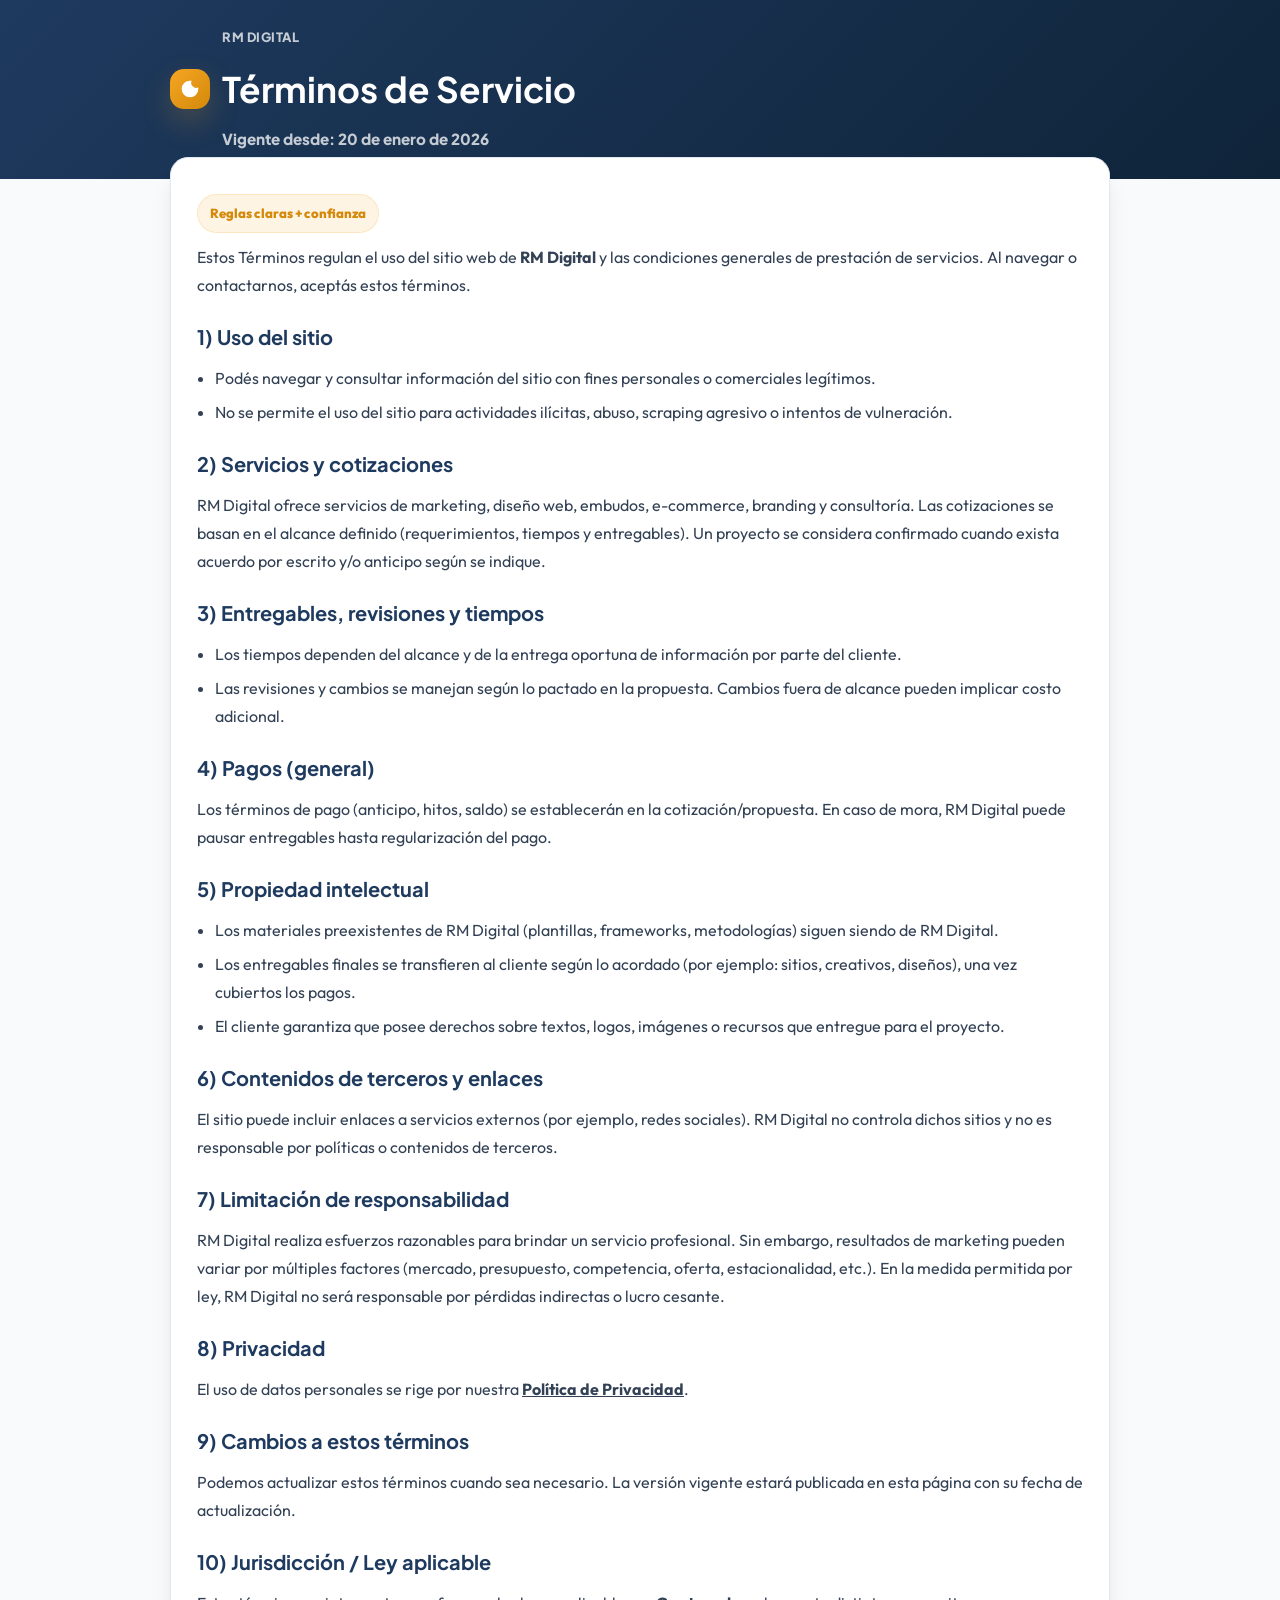
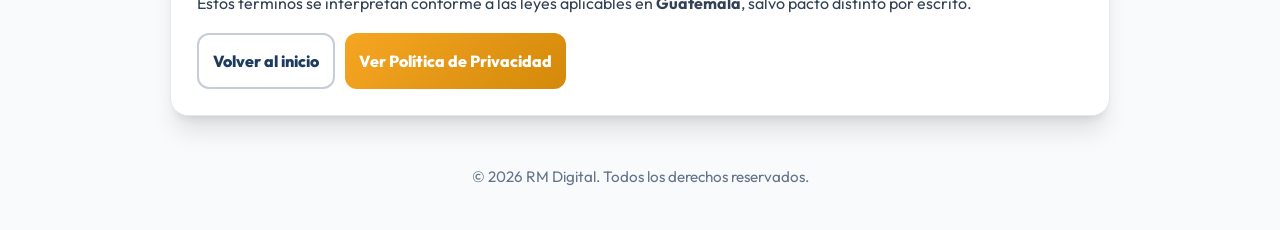
<file: terminos.html>
<!DOCTYPE html>
<html lang="es">
<head>
  <meta charset="UTF-8" />
  <meta name="viewport" content="width=device-width, initial-scale=1.0" />
  <meta name="description" content="Términos de Servicio de RM Digital" />
  <title>Términos de Servicio | RM Digital</title>
  <meta name="robots" content="noindex, follow" />
  <link rel="canonical" href="https://rmdigital.net/terminos.html" />
  <meta property="og:locale" content="es_GT" />
  <meta property="og:type" content="website" />
  <meta property="og:title" content="Terminos de Servicio | RM Digital" />
  <meta property="og:description" content="Terminos de servicio y condiciones generales de RM Digital." />
  <meta property="og:url" content="https://rmdigital.net/terminos.html" />
  <meta property="og:site_name" content="RM Digital" />
  <link rel="preconnect" href="https://fonts.googleapis.com">
  <link rel="preconnect" href="https://fonts.gstatic.com" crossorigin>
  <link href="https://fonts.googleapis.com/css2?family=Outfit:wght@300;400;500;600;700;800&family=Plus+Jakarta+Sans:wght@400;500;600;700;800&display=swap" rel="stylesheet">
  <style>
    :root{
      --primary:#1E3A5F; --primary-dark:#0f2439;
      --secondary:#F5A623; --secondary-dark:#d4890a;
      --white:#fff; --gray-50:#f8fafc; --gray-200:#e2e8f0;
      --gray-500:#64748b; --gray-700:#334155; --dark:#0D1117;
      --font-display:'Plus Jakarta Sans',sans-serif; --font-body:'Outfit',sans-serif;
      --shadow-xl:0 20px 25px -5px rgb(0 0 0 / 0.1), 0 8px 10px -6px rgb(0 0 0 / 0.1);
    }
    *{box-sizing:border-box;margin:0;padding:0}
    body{font-family:var(--font-body);background:var(--gray-50);color:var(--gray-700);line-height:1.75}
    a{color:inherit}
    .topbar{
      background:linear-gradient(135deg,var(--primary) 0%, var(--primary-dark) 100%);
      color:var(--white);
      padding:26px 0;
    }
    .container{max-width:980px;margin:0 auto;padding:0 20px}
    .brand{display:flex;align-items:center;gap:12px;font-family:var(--font-display);font-weight:800}
    .badge{
      width:40px;height:40px;border-radius:14px;
      background:linear-gradient(135deg,var(--secondary) 0%, var(--secondary-dark) 100%);
      display:flex;align-items:center;justify-content:center;
      box-shadow:0 12px 30px rgba(245,166,35,.22)
    }
    .badge svg{width:20px;height:20px;fill:#fff}
    h1{font-family:var(--font-display);font-size:clamp(1.6rem,3vw,2.2rem);margin-top:10px}
    .meta{color:rgba(255,255,255,.75);font-size:.95rem;margin-top:6px}
    .card{
      background:var(--white);border:1px solid var(--gray-200);
      border-radius:18px;box-shadow:var(--shadow-xl);
      padding:26px;margin:-22px auto 24px;
    }
    h2{font-family:var(--font-display);color:var(--primary);margin:20px 0 10px;font-size:1.25rem}
    p{margin:10px 0}
    ul{margin:10px 0 10px 18px}
    li{margin:6px 0}
    .pill{
      display:inline-flex;gap:8px;align-items:center;
      background:rgba(245,166,35,.12);border:1px solid rgba(245,166,35,.18);
      color:var(--secondary-dark);padding:7px 12px;border-radius:999px;font-weight:800;font-size:.82rem;
      margin-top:10px
    }
    .footer{padding:24px 0 40px;color:var(--gray-500);font-size:.95rem;text-align:center}
    .actions{display:flex;gap:10px;flex-wrap:wrap;margin-top:16px}
    .btn{
      padding:12px 14px;border-radius:12px;border:0;cursor:pointer;font-weight:800;
      font-family:var(--font-body);text-decoration:none;display:inline-flex;align-items:center;gap:8px
    }
    .btn-primary{background:linear-gradient(135deg,var(--secondary) 0%, var(--secondary-dark) 100%);color:#fff}
    .btn-outline{background:transparent;border:2px solid rgba(30,58,95,.25);color:var(--primary)}
  </style>
</head>
<body>
  <header class="topbar">
    <div class="container">
      <div class="brand">
        <span class="badge" aria-hidden="true">
          <svg viewBox="0 0 24 24"><path d="M12 2a10 10 0 1 0 10 10c0-.66-.06-1.3-.18-1.93a6 6 0 0 1-7.89-7.89C13.3 2.06 12.66 2 12 2z"/></svg>
        </span>
        <div>
          <div style="letter-spacing:.5px;text-transform:uppercase;font-size:.8rem;color:rgba(255,255,255,.75);font-weight:800;">
            RM Digital
          </div>
          <h1>Términos de Servicio</h1>
          <div class="meta">Vigente desde: 20 de enero de 2026</div>
        </div>
      </div>
    </div>
  </header>

  <main class="container">
    <article class="card">
      <span class="pill">Reglas claras + confianza</span>

      <p>
        Estos Términos regulan el uso del sitio web de <strong>RM Digital</strong> y las condiciones generales de prestación de servicios.
        Al navegar o contactarnos, aceptás estos términos.
      </p>

      <h2>1) Uso del sitio</h2>
      <ul>
        <li>Podés navegar y consultar información del sitio con fines personales o comerciales legítimos.</li>
        <li>No se permite el uso del sitio para actividades ilícitas, abuso, scraping agresivo o intentos de vulneración.</li>
      </ul>

      <h2>2) Servicios y cotizaciones</h2>
      <p>
        RM Digital ofrece servicios de marketing, diseño web, embudos, e-commerce, branding y consultoría. Las cotizaciones se basan en el
        alcance definido (requerimientos, tiempos y entregables). Un proyecto se considera confirmado cuando exista acuerdo por escrito y/o
        anticipo según se indique.
      </p>

      <h2>3) Entregables, revisiones y tiempos</h2>
      <ul>
        <li>Los tiempos dependen del alcance y de la entrega oportuna de información por parte del cliente.</li>
        <li>Las revisiones y cambios se manejan según lo pactado en la propuesta. Cambios fuera de alcance pueden implicar costo adicional.</li>
      </ul>

      <h2>4) Pagos (general)</h2>
      <p>
        Los términos de pago (anticipo, hitos, saldo) se establecerán en la cotización/propuesta. En caso de mora, RM Digital puede pausar
        entregables hasta regularización del pago.
      </p>

      <h2>5) Propiedad intelectual</h2>
      <ul>
        <li>Los materiales preexistentes de RM Digital (plantillas, frameworks, metodologías) siguen siendo de RM Digital.</li>
        <li>Los entregables finales se transfieren al cliente según lo acordado (por ejemplo: sitios, creativos, diseños), una vez cubiertos los pagos.</li>
        <li>El cliente garantiza que posee derechos sobre textos, logos, imágenes o recursos que entregue para el proyecto.</li>
      </ul>

      <h2>6) Contenidos de terceros y enlaces</h2>
      <p>
        El sitio puede incluir enlaces a servicios externos (por ejemplo, redes sociales). RM Digital no controla dichos sitios y no es
        responsable por políticas o contenidos de terceros.
      </p>

      <h2>7) Limitación de responsabilidad</h2>
      <p>
        RM Digital realiza esfuerzos razonables para brindar un servicio profesional. Sin embargo, resultados de marketing pueden variar
        por múltiples factores (mercado, presupuesto, competencia, oferta, estacionalidad, etc.). En la medida permitida por ley, RM Digital
        no será responsable por pérdidas indirectas o lucro cesante.
      </p>

      <h2>8) Privacidad</h2>
      <p>
        El uso de datos personales se rige por nuestra <a href="privacidad.html"><strong>Política de Privacidad</strong></a>.
      </p>

      <h2>9) Cambios a estos términos</h2>
      <p>
        Podemos actualizar estos términos cuando sea necesario. La versión vigente estará publicada en esta página con su fecha de actualización.
      </p>

      <h2>10) Jurisdicción / Ley aplicable</h2>
      <p>
        Estos términos se interpretan conforme a las leyes aplicables en <strong>Guatemala</strong>, salvo pacto distinto por escrito.
      </p>

      <div class="actions">
        <a class="btn btn-outline" href="index.html">Volver al inicio</a>
        <a class="btn btn-primary" href="privacidad.html">Ver Política de Privacidad</a>
      </div>
    </article>
  </main>

  <footer class="footer">
    &copy; 2026 RM Digital. Todos los derechos reservados.
  </footer>
</body>
</html>
</file>
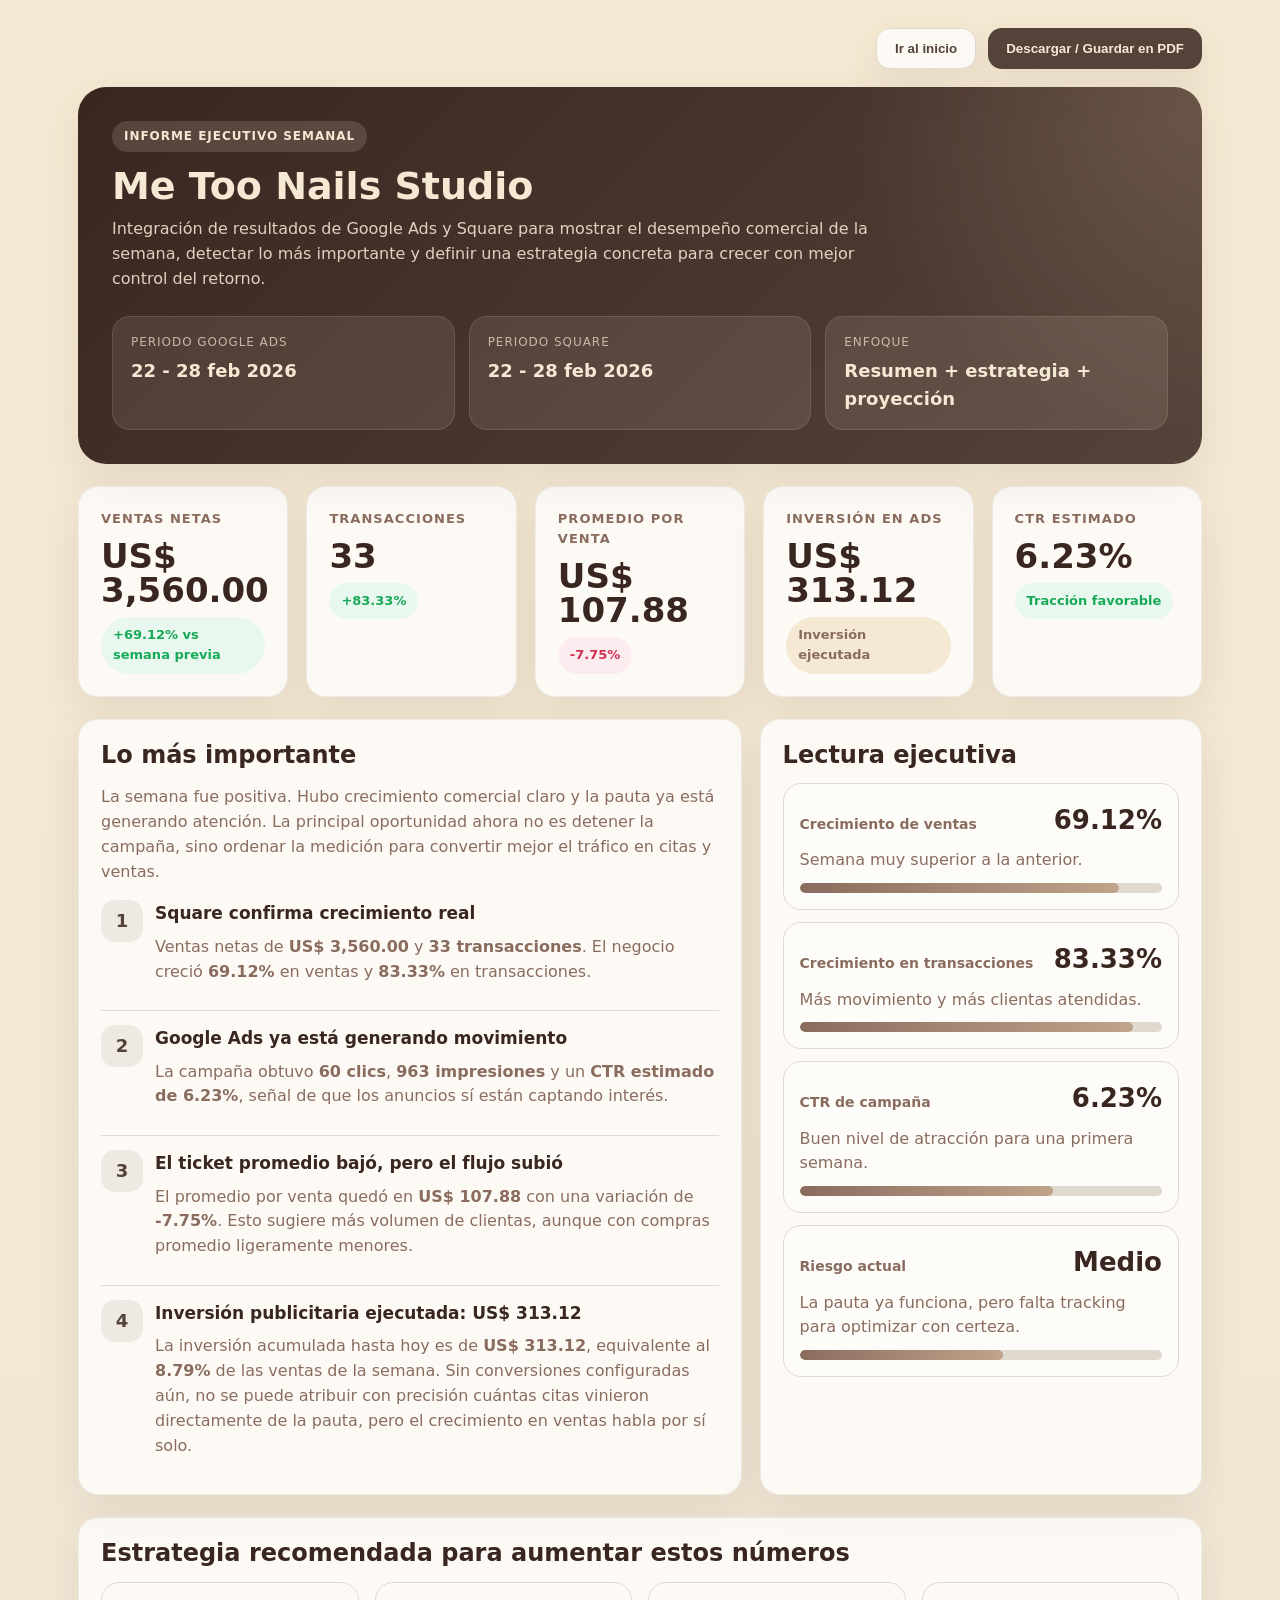
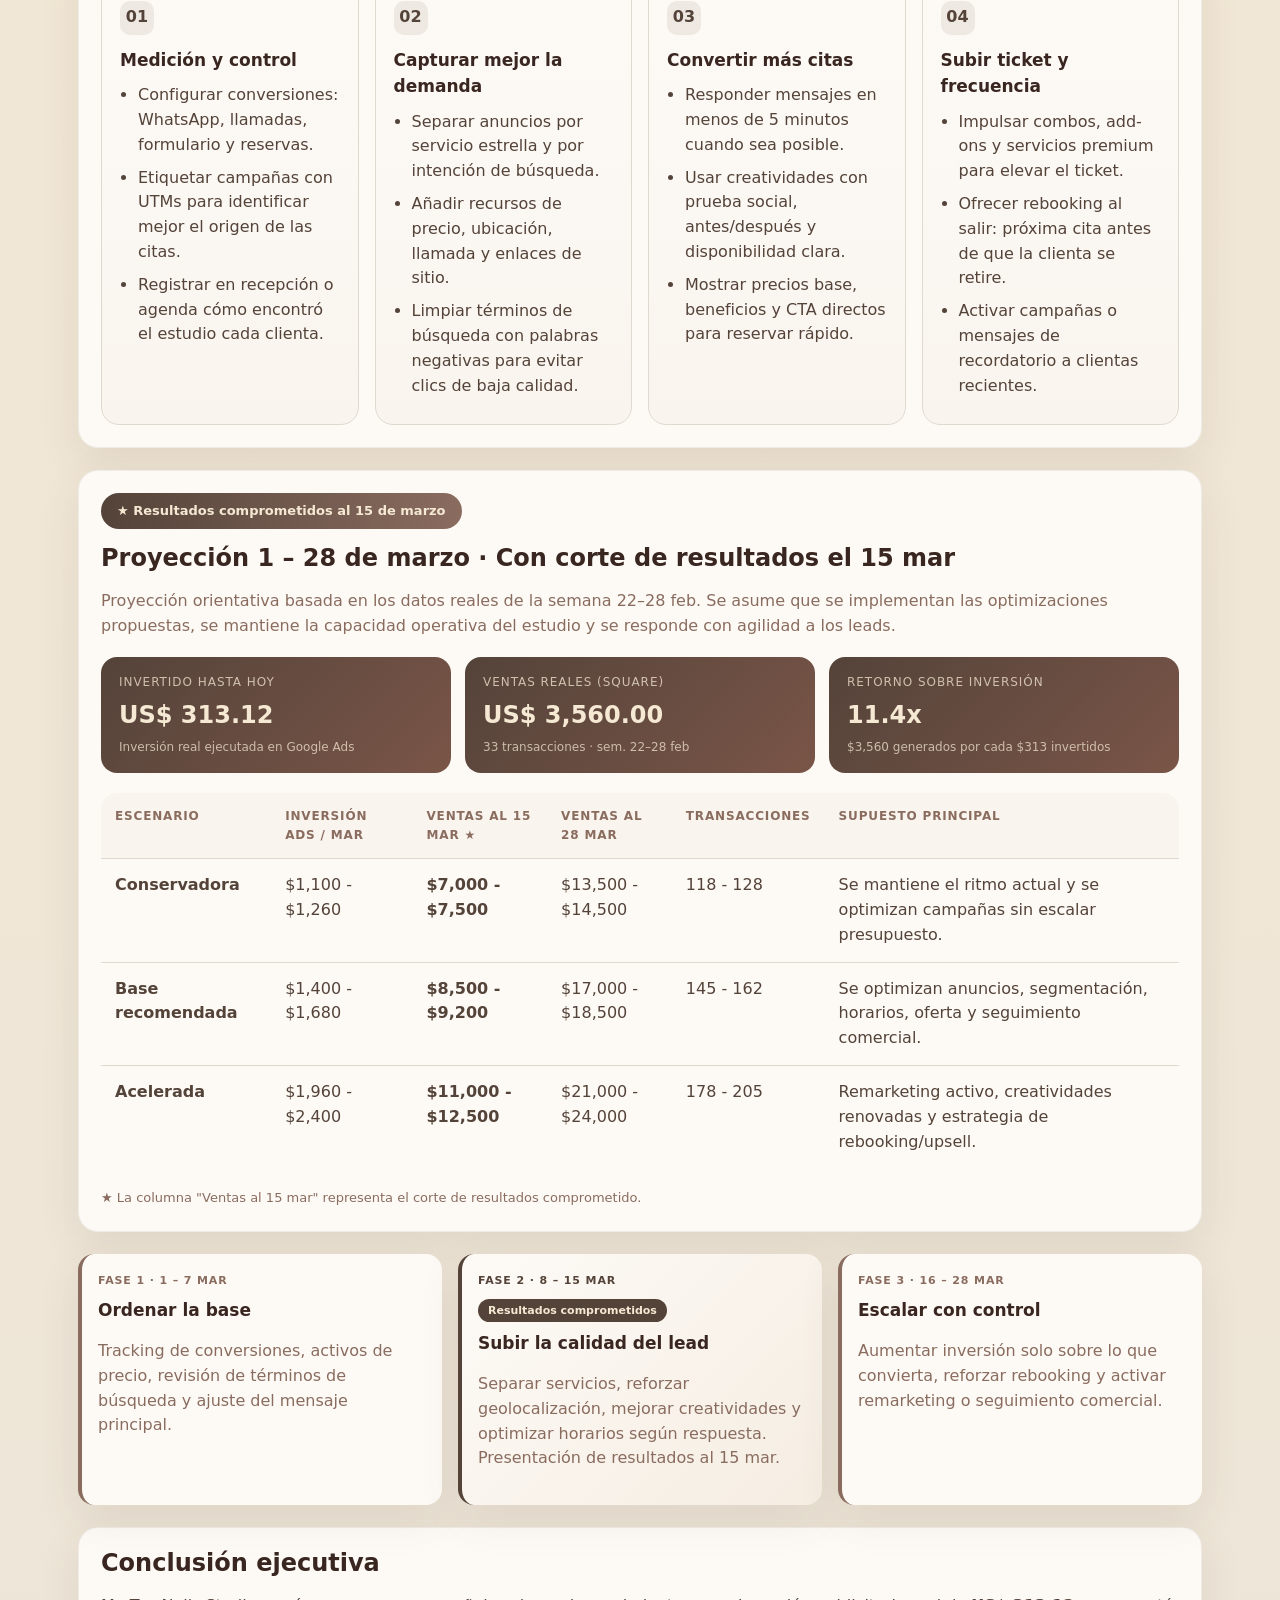
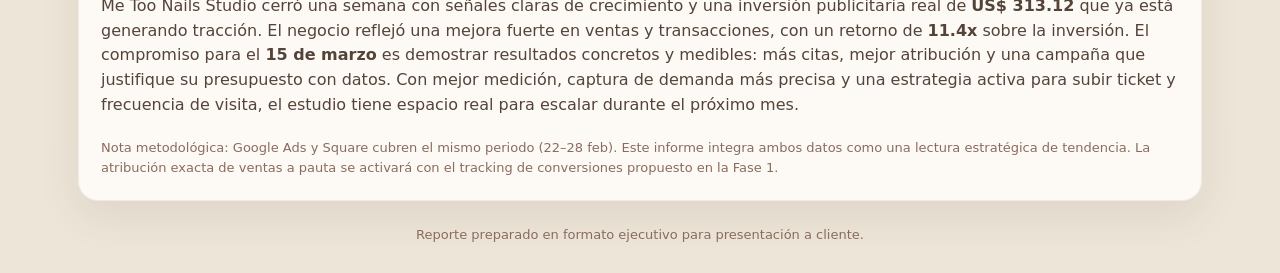
<file: reportes/me-too-nails/informe-21-27-feb-2026.html>
<!DOCTYPE html>
<html lang="es">
<head>
  <meta charset="UTF-8" />
  <meta name="viewport" content="width=device-width, initial-scale=1.0" />
  <title>Informe Ejecutivo - Me Too Nails Studio</title>
  <style>
    :root {
      /* Paleta Me Too Nails */
      --dusty-cocoa:   #8A6C5F;
      --warm-sand:     #BFA38A;
      --soft-oatmeal:  #E0D9CF;
      --deep-espresso: #544339;
      --golden-glow:   #F5E9D3;

      /* Roles semánticos */
      --bg:       #F5E9D3;
      --card:     #FDFAF6;
      --text:     #544339;
      --muted:    #8A6C5F;
      --line:     #E0D9CF;
      --primary:  #8A6C5F;
      --primary-2:#BFA38A;
      --ink:      #3a2620;

      /* Chips funcionales (datos financieros) */
      --green:      #18a957;
      --green-soft: #e8f8ef;
      --red:        #cf3153;
      --red-soft:   #fdecef;
      --amber:      #8A6C5F;
      --amber-soft: #F5E9D3;

      --shadow: 0 14px 40px rgba(84, 67, 57, .10);
      --radius: 20px;
    }
    * { box-sizing: border-box; }
    body {
      margin: 0;
      font-family: Inter, ui-sans-serif, system-ui, -apple-system, Segoe UI, Roboto, Arial, sans-serif;
      background: linear-gradient(180deg, #F5E9D3 0%, #EDE5D8 100%);
      color: var(--text);
      line-height: 1.55;
    }
    .container {
      max-width: 1180px;
      margin: 0 auto;
      padding: 28px;
    }
    .toolbar {
      position: sticky;
      top: 16px;
      z-index: 20;
      display: flex;
      gap: 12px;
      justify-content: flex-end;
      margin-bottom: 18px;
    }
    .btn {
      border: 0;
      background: var(--deep-espresso);
      color: #F5E9D3;
      border-radius: 14px;
      padding: 12px 18px;
      font-weight: 700;
      cursor: pointer;
      box-shadow: var(--shadow);
      transition: transform .18s ease, opacity .18s ease;
    }
    .btn:hover { transform: translateY(-1px); }
    .btn.secondary {
      background: var(--card);
      color: var(--text);
      border: 1px solid var(--line);
    }
    .hero {
      background:
        radial-gradient(circle at top right, rgba(191,163,138,.25), transparent 30%),
        linear-gradient(135deg, #3a2620 0%, #544339 100%);
      color: #F5E9D3;
      border-radius: 28px;
      padding: 34px;
      box-shadow: var(--shadow);
      overflow: hidden;
      position: relative;
    }
    .eyebrow {
      display: inline-block;
      padding: 6px 12px;
      border-radius: 999px;
      background: rgba(245,233,211,.15);
      font-size: 12px;
      letter-spacing: .08em;
      text-transform: uppercase;
      font-weight: 700;
      margin-bottom: 14px;
    }
    h1 {
      margin: 0 0 10px;
      font-size: 38px;
      line-height: 1.1;
    }
    .lead {
      max-width: 800px;
      color: rgba(245,233,211,.88);
      font-size: 16px;
      margin: 0;
    }
    .meta {
      display: grid;
      grid-template-columns: repeat(3, minmax(0, 1fr));
      gap: 14px;
      margin-top: 24px;
    }
    .meta-card {
      background: rgba(245,233,211,.10);
      border: 1px solid rgba(245,233,211,.12);
      border-radius: 18px;
      padding: 16px 18px;
    }
    .meta-card .label {
      color: rgba(245,233,211,.70);
      font-size: 12px;
      text-transform: uppercase;
      letter-spacing: .08em;
      margin-bottom: 6px;
    }
    .meta-card .value {
      font-size: 18px;
      font-weight: 800;
      color: #F5E9D3;
    }
    .grid {
      display: grid;
      gap: 18px;
      margin-top: 22px;
    }
    .grid.kpis {
      grid-template-columns: repeat(5, minmax(0, 1fr));
    }
    .card {
      background: var(--card);
      border: 1px solid rgba(84,67,57,.08);
      border-radius: var(--radius);
      box-shadow: var(--shadow);
      padding: 22px;
    }
    .kpi-label {
      color: var(--muted);
      font-size: 13px;
      text-transform: uppercase;
      letter-spacing: .08em;
      margin-bottom: 10px;
      font-weight: 700;
    }
    .kpi-value {
      font-size: 34px;
      font-weight: 900;
      line-height: 1;
      margin-bottom: 10px;
      color: var(--ink);
    }
    .chip {
      display: inline-flex;
      align-items: center;
      gap: 8px;
      border-radius: 999px;
      padding: 8px 12px;
      font-weight: 800;
      font-size: 13px;
    }
    .chip.green { background: var(--green-soft); color: var(--green); }
    .chip.red   { background: var(--red-soft);   color: var(--red); }
    .chip.amber { background: var(--amber-soft);  color: var(--amber); }
    .two-col {
      display: grid;
      grid-template-columns: 1.2fr .8fr;
      gap: 18px;
      margin-top: 22px;
    }
    h2 {
      font-size: 24px;
      line-height: 1.15;
      margin: 0 0 14px;
      color: var(--ink);
    }
    h3 {
      font-size: 17px;
      margin: 0 0 8px;
      color: var(--ink);
    }
    .muted { color: var(--muted); }
    .summary-list {
      display: grid;
      gap: 12px;
      margin-top: 14px;
    }
    .summary-item {
      display: grid;
      grid-template-columns: 42px 1fr;
      gap: 12px;
      align-items: start;
      padding: 14px 0;
      border-top: 1px solid var(--line);
    }
    .summary-item:first-child { border-top: 0; padding-top: 0; }
    .icon {
      width: 42px; height: 42px;
      border-radius: 14px;
      display: grid;
      place-items: center;
      font-size: 18px;
      font-weight: 900;
      color: var(--deep-espresso);
      background: rgba(138,108,95,.12);
    }
    .scorecard { display: grid; gap: 12px; }
    .score {
      border: 1px solid var(--line);
      border-radius: 18px;
      padding: 16px;
      background: #FEFCF9;
    }
    .score .top {
      display: flex;
      justify-content: space-between;
      align-items: baseline;
      gap: 12px;
      margin-bottom: 8px;
    }
    .score .metric {
      font-size: 14px;
      color: var(--muted);
      font-weight: 700;
    }
    .score .num {
      font-size: 26px;
      font-weight: 900;
      color: var(--ink);
    }
    .bar {
      width: 100%;
      height: 10px;
      background: var(--soft-oatmeal);
      border-radius: 999px;
      overflow: hidden;
      margin-top: 10px;
    }
    .bar > span {
      display: block;
      height: 100%;
      border-radius: 999px;
      background: linear-gradient(90deg, var(--dusty-cocoa), var(--warm-sand));
    }
    .section { margin-top: 22px; }
    .pillars {
      display: grid;
      grid-template-columns: repeat(4, minmax(0,1fr));
      gap: 16px;
    }
    .pillar {
      border: 1px solid var(--line);
      border-radius: 18px;
      padding: 18px;
      background: linear-gradient(180deg, #FDFAF6 0%, #F9F4EE 100%);
    }
    .pillar .number {
      width: 34px; height: 34px;
      display: grid; place-items: center;
      border-radius: 10px;
      background: rgba(138,108,95,.12);
      color: var(--deep-espresso);
      font-weight: 900;
      margin-bottom: 12px;
    }
    ul.clean {
      margin: 10px 0 0 0;
      padding-left: 18px;
    }
    ul.clean li { margin-bottom: 8px; }

    /* Callout de inversión */
    .invest-callout {
      display: grid;
      grid-template-columns: repeat(3, minmax(0,1fr));
      gap: 14px;
      margin: 18px 0 20px;
    }
    .invest-item {
      background: linear-gradient(135deg, #544339 0%, #7a5548 100%);
      border-radius: 16px;
      padding: 16px 18px;
      color: #F5E9D3;
    }
    .invest-item .i-label {
      font-size: 12px;
      text-transform: uppercase;
      letter-spacing: .08em;
      opacity: .75;
      margin-bottom: 6px;
    }
    .invest-item .i-value {
      font-size: 24px;
      font-weight: 900;
    }
    .invest-item .i-note {
      font-size: 12px;
      opacity: .72;
      margin-top: 4px;
    }

    /* Commitment badge */
    .commitment-badge {
      display: inline-flex;
      align-items: center;
      gap: 8px;
      background: linear-gradient(90deg, #544339, #8A6C5F);
      color: #F5E9D3;
      border-radius: 999px;
      padding: 8px 16px;
      font-size: 13px;
      font-weight: 800;
      margin-bottom: 16px;
    }

    .projection-table {
      width: 100%;
      border-collapse: collapse;
      margin-top: 10px;
      overflow: hidden;
      border-radius: 16px;
    }
    .projection-table th, .projection-table td {
      text-align: left;
      padding: 14px;
      border-bottom: 1px solid var(--line);
      vertical-align: top;
    }
    .projection-table th {
      font-size: 12px;
      text-transform: uppercase;
      letter-spacing: .07em;
      color: var(--muted);
      background: #F9F4EE;
    }
    .projection-table tr:last-child td { border-bottom: 0; }
    .projection-table td.highlight {
      color: var(--deep-espresso);
      font-weight: 700;
    }
    .star { color: var(--dusty-cocoa); }

    .timeline {
      display: grid;
      grid-template-columns: repeat(3, minmax(0,1fr));
      gap: 16px;
    }
    .phase {
      border-left: 4px solid var(--dusty-cocoa);
      padding: 18px 18px 18px 16px;
      background: var(--card);
      border-radius: 16px;
      box-shadow: var(--shadow);
    }
    .phase.phase-commit {
      border-left-color: var(--deep-espresso);
      background: linear-gradient(135deg, #FDFAF6 0%, #F5EDE2 100%);
    }
    .phase small {
      display: block;
      color: var(--muted);
      text-transform: uppercase;
      letter-spacing: .08em;
      font-weight: 800;
      margin-bottom: 8px;
      font-size: 11px;
    }
    .phase.phase-commit small { color: var(--deep-espresso); }
    .phase .commit-tag {
      display: inline-block;
      background: var(--deep-espresso);
      color: #F5E9D3;
      font-size: 11px;
      font-weight: 800;
      border-radius: 999px;
      padding: 3px 10px;
      margin-bottom: 8px;
    }
    .footnote {
      margin-top: 20px;
      font-size: 13px;
      color: var(--muted);
    }
    .footer {
      margin-top: 24px;
      text-align: center;
      color: var(--muted);
      font-size: 13px;
    }
    @media (max-width: 980px) {
      .grid.kpis, .two-col, .pillars, .timeline, .meta,
      .invest-callout { grid-template-columns: 1fr; }
    }
    @media print {
      body { background: white; }
      .toolbar { display: none !important; }
      .container { max-width: 100%; padding: 0; }
      .hero, .card, .phase { box-shadow: none; }
      .card, .phase, .hero { break-inside: avoid; page-break-inside: avoid; }
      .section { margin-top: 16px; }
    }
  </style>
</head>
<body>
  <div class="container">
    <div class="toolbar">
      <button class="btn secondary" onclick="window.scrollTo({top:0, behavior:'smooth'})">Ir al inicio</button>
      <button class="btn" onclick="window.print()">Descargar / Guardar en PDF</button>
    </div>

    <section class="hero">
      <div class="eyebrow">Informe ejecutivo semanal</div>
      <h1>Me Too Nails Studio</h1>
      <p class="lead">
        Integración de resultados de Google Ads y Square para mostrar el desempeño comercial de la semana,
        detectar lo más importante y definir una estrategia concreta para crecer con mejor control del retorno.
      </p>
      <div class="meta">
        <div class="meta-card">
          <div class="label">Periodo Google Ads</div>
          <div class="value">22 - 28 feb 2026</div>
        </div>
        <div class="meta-card">
          <div class="label">Periodo Square</div>
          <div class="value">22 - 28 feb 2026</div>
        </div>
        <div class="meta-card">
          <div class="label">Enfoque</div>
          <div class="value">Resumen + estrategia + proyección</div>
        </div>
      </div>
    </section>

    <section class="grid kpis">
      <div class="card">
        <div class="kpi-label">Ventas netas</div>
        <div class="kpi-value">US$ 3,560.00</div>
        <div class="chip green">+69.12% vs semana previa</div>
      </div>
      <div class="card">
        <div class="kpi-label">Transacciones</div>
        <div class="kpi-value">33</div>
        <div class="chip green">+83.33%</div>
      </div>
      <div class="card">
        <div class="kpi-label">Promedio por venta</div>
        <div class="kpi-value">US$ 107.88</div>
        <div class="chip red">-7.75%</div>
      </div>
      <div class="card">
        <div class="kpi-label">Inversión en ads</div>
        <div class="kpi-value">US$ 313.12</div>
        <div class="chip amber">Inversión ejecutada</div>
      </div>
      <div class="card">
        <div class="kpi-label">CTR estimado</div>
        <div class="kpi-value">6.23%</div>
        <div class="chip green">Tracción favorable</div>
      </div>
    </section>

    <section class="two-col">
      <div class="card">
        <h2>Lo más importante</h2>
        <p class="muted">
          La semana fue positiva. Hubo crecimiento comercial claro y la pauta ya está generando atención.
          La principal oportunidad ahora no es detener la campaña, sino ordenar la medición para convertir
          mejor el tráfico en citas y ventas.
        </p>
        <div class="summary-list">
          <div class="summary-item">
            <div class="icon">1</div>
            <div>
              <h3>Square confirma crecimiento real</h3>
              <div class="muted">
                Ventas netas de <strong>US$ 3,560.00</strong> y <strong>33 transacciones</strong>.
                El negocio creció <strong>69.12%</strong> en ventas y <strong>83.33%</strong> en transacciones.
              </div>
            </div>
          </div>
          <div class="summary-item">
            <div class="icon">2</div>
            <div>
              <h3>Google Ads ya está generando movimiento</h3>
              <div class="muted">
                La campaña obtuvo <strong>60 clics</strong>, <strong>963 impresiones</strong> y un
                <strong>CTR estimado de 6.23%</strong>, señal de que los anuncios sí están captando interés.
              </div>
            </div>
          </div>
          <div class="summary-item">
            <div class="icon">3</div>
            <div>
              <h3>El ticket promedio bajó, pero el flujo subió</h3>
              <div class="muted">
                El promedio por venta quedó en <strong>US$ 107.88</strong> con una variación de
                <strong>-7.75%</strong>. Esto sugiere más volumen de clientas, aunque con compras
                promedio ligeramente menores.
              </div>
            </div>
          </div>
          <div class="summary-item">
            <div class="icon">4</div>
            <div>
              <h3>Inversión publicitaria ejecutada: US$ 313.12</h3>
              <div class="muted">
                La inversión acumulada hasta hoy es de <strong>US$ 313.12</strong>, equivalente al
                <strong>8.79%</strong> de las ventas de la semana. Sin conversiones configuradas aún,
                no se puede atribuir con precisión cuántas citas vinieron directamente de la pauta,
                pero el crecimiento en ventas habla por sí solo.
              </div>
            </div>
          </div>
        </div>
      </div>

      <div class="card">
        <h2>Lectura ejecutiva</h2>
        <div class="scorecard">
          <div class="score">
            <div class="top"><div class="metric">Crecimiento de ventas</div><div class="num">69.12%</div></div>
            <div class="muted">Semana muy superior a la anterior.</div>
            <div class="bar"><span style="width: 88%"></span></div>
          </div>
          <div class="score">
            <div class="top"><div class="metric">Crecimiento en transacciones</div><div class="num">83.33%</div></div>
            <div class="muted">Más movimiento y más clientas atendidas.</div>
            <div class="bar"><span style="width: 92%"></span></div>
          </div>
          <div class="score">
            <div class="top"><div class="metric">CTR de campaña</div><div class="num">6.23%</div></div>
            <div class="muted">Buen nivel de atracción para una primera semana.</div>
            <div class="bar"><span style="width: 70%"></span></div>
          </div>
          <div class="score">
            <div class="top"><div class="metric">Riesgo actual</div><div class="num">Medio</div></div>
            <div class="muted">La pauta ya funciona, pero falta tracking para optimizar con certeza.</div>
            <div class="bar"><span style="width: 56%"></span></div>
          </div>
        </div>
      </div>
    </section>

    <section class="card section">
      <h2>Estrategia recomendada para aumentar estos números</h2>
      <div class="pillars">
        <div class="pillar">
          <div class="number">01</div>
          <h3>Medición y control</h3>
          <ul class="clean">
            <li>Configurar conversiones: WhatsApp, llamadas, formulario y reservas.</li>
            <li>Etiquetar campañas con UTMs para identificar mejor el origen de las citas.</li>
            <li>Registrar en recepción o agenda cómo encontró el estudio cada clienta.</li>
          </ul>
        </div>
        <div class="pillar">
          <div class="number">02</div>
          <h3>Capturar mejor la demanda</h3>
          <ul class="clean">
            <li>Separar anuncios por servicio estrella y por intención de búsqueda.</li>
            <li>Añadir recursos de precio, ubicación, llamada y enlaces de sitio.</li>
            <li>Limpiar términos de búsqueda con palabras negativas para evitar clics de baja calidad.</li>
          </ul>
        </div>
        <div class="pillar">
          <div class="number">03</div>
          <h3>Convertir más citas</h3>
          <ul class="clean">
            <li>Responder mensajes en menos de 5 minutos cuando sea posible.</li>
            <li>Usar creatividades con prueba social, antes/después y disponibilidad clara.</li>
            <li>Mostrar precios base, beneficios y CTA directos para reservar rápido.</li>
          </ul>
        </div>
        <div class="pillar">
          <div class="number">04</div>
          <h3>Subir ticket y frecuencia</h3>
          <ul class="clean">
            <li>Impulsar combos, add-ons y servicios premium para elevar el ticket.</li>
            <li>Ofrecer rebooking al salir: próxima cita antes de que la clienta se retire.</li>
            <li>Activar campañas o mensajes de recordatorio a clientas recientes.</li>
          </ul>
        </div>
      </div>
    </section>

    <section class="card section">
      <div class="commitment-badge">★ Resultados comprometidos al 15 de marzo</div>
      <h2>Proyección 1 – 28 de marzo · Con corte de resultados el 15 mar</h2>
      <p class="muted">
        Proyección orientativa basada en los datos reales de la semana 22–28 feb. Se asume que se implementan
        las optimizaciones propuestas, se mantiene la capacidad operativa del estudio y se responde con
        agilidad a los leads.
      </p>

      <div class="invest-callout">
        <div class="invest-item">
          <div class="i-label">Invertido hasta hoy</div>
          <div class="i-value">US$ 313.12</div>
          <div class="i-note">Inversión real ejecutada en Google Ads</div>
        </div>
        <div class="invest-item">
          <div class="i-label">Ventas reales (Square)</div>
          <div class="i-value">US$ 3,560.00</div>
          <div class="i-note">33 transacciones · sem. 22–28 feb</div>
        </div>
        <div class="invest-item">
          <div class="i-label">Retorno sobre inversión</div>
          <div class="i-value">11.4x</div>
          <div class="i-note">$3,560 generados por cada $313 invertidos</div>
        </div>
      </div>

      <table class="projection-table">
        <thead>
          <tr>
            <th>Escenario</th>
            <th>Inversión Ads / mar</th>
            <th>Ventas al 15 mar ★</th>
            <th>Ventas al 28 mar</th>
            <th>Transacciones</th>
            <th>Supuesto principal</th>
          </tr>
        </thead>
        <tbody>
          <tr>
            <td><strong>Conservadora</strong></td>
            <td>$1,100 - $1,260</td>
            <td class="highlight">$7,000 - $7,500</td>
            <td>$13,500 - $14,500</td>
            <td>118 - 128</td>
            <td>Se mantiene el ritmo actual y se optimizan campañas sin escalar presupuesto.</td>
          </tr>
          <tr>
            <td><strong>Base recomendada</strong></td>
            <td>$1,400 - $1,680</td>
            <td class="highlight">$8,500 - $9,200</td>
            <td>$17,000 - $18,500</td>
            <td>145 - 162</td>
            <td>Se optimizan anuncios, segmentación, horarios, oferta y seguimiento comercial.</td>
          </tr>
          <tr>
            <td><strong>Acelerada</strong></td>
            <td>$1,960 - $2,400</td>
            <td class="highlight">$11,000 - $12,500</td>
            <td>$21,000 - $24,000</td>
            <td>178 - 205</td>
            <td>Remarketing activo, creatividades renovadas y estrategia de rebooking/upsell.</td>
          </tr>
        </tbody>
      </table>
      <div class="footnote">★ La columna "Ventas al 15 mar" representa el corte de resultados comprometido.</div>
    </section>

    <section class="section timeline">
      <div class="phase">
        <small>Fase 1 · 1 – 7 mar</small>
        <h3>Ordenar la base</h3>
        <p class="muted">Tracking de conversiones, activos de precio, revisión de términos de búsqueda y ajuste del mensaje principal.</p>
      </div>
      <div class="phase phase-commit">
        <small>Fase 2 · 8 – 15 mar</small>
        <div class="commit-tag">Resultados comprometidos</div>
        <h3>Subir la calidad del lead</h3>
        <p class="muted">Separar servicios, reforzar geolocalización, mejorar creatividades y optimizar horarios según respuesta. Presentación de resultados al 15 mar.</p>
      </div>
      <div class="phase">
        <small>Fase 3 · 16 – 28 mar</small>
        <h3>Escalar con control</h3>
        <p class="muted">Aumentar inversión solo sobre lo que convierta, reforzar rebooking y activar remarketing o seguimiento comercial.</p>
      </div>
    </section>

    <section class="card section">
      <h2>Conclusión ejecutiva</h2>
      <p>
        Me Too Nails Studio cerró una semana con señales claras de crecimiento y una inversión publicitaria
        real de <strong>US$ 313.12</strong> que ya está generando tracción. El negocio reflejó una mejora
        fuerte en ventas y transacciones, con un retorno de <strong>11.4x</strong> sobre la inversión.
        El compromiso para el <strong>15 de marzo</strong> es demostrar resultados concretos y medibles:
        más citas, mejor atribución y una campaña que justifique su presupuesto con datos.
        Con mejor medición, captura de demanda más precisa y una estrategia activa para subir ticket
        y frecuencia de visita, el estudio tiene espacio real para escalar durante el próximo mes.
      </p>
      <div class="footnote">
        Nota metodológica: Google Ads y Square cubren el mismo periodo (22–28 feb). Este informe integra ambos datos
        como una lectura estratégica de tendencia. La atribución exacta de ventas a pauta se activará con el
        tracking de conversiones propuesto en la Fase 1.
      </div>
    </section>

    <div class="footer">
      Reporte preparado en formato ejecutivo para presentación a cliente.
    </div>
  </div>
</body>
</html>
</file>
